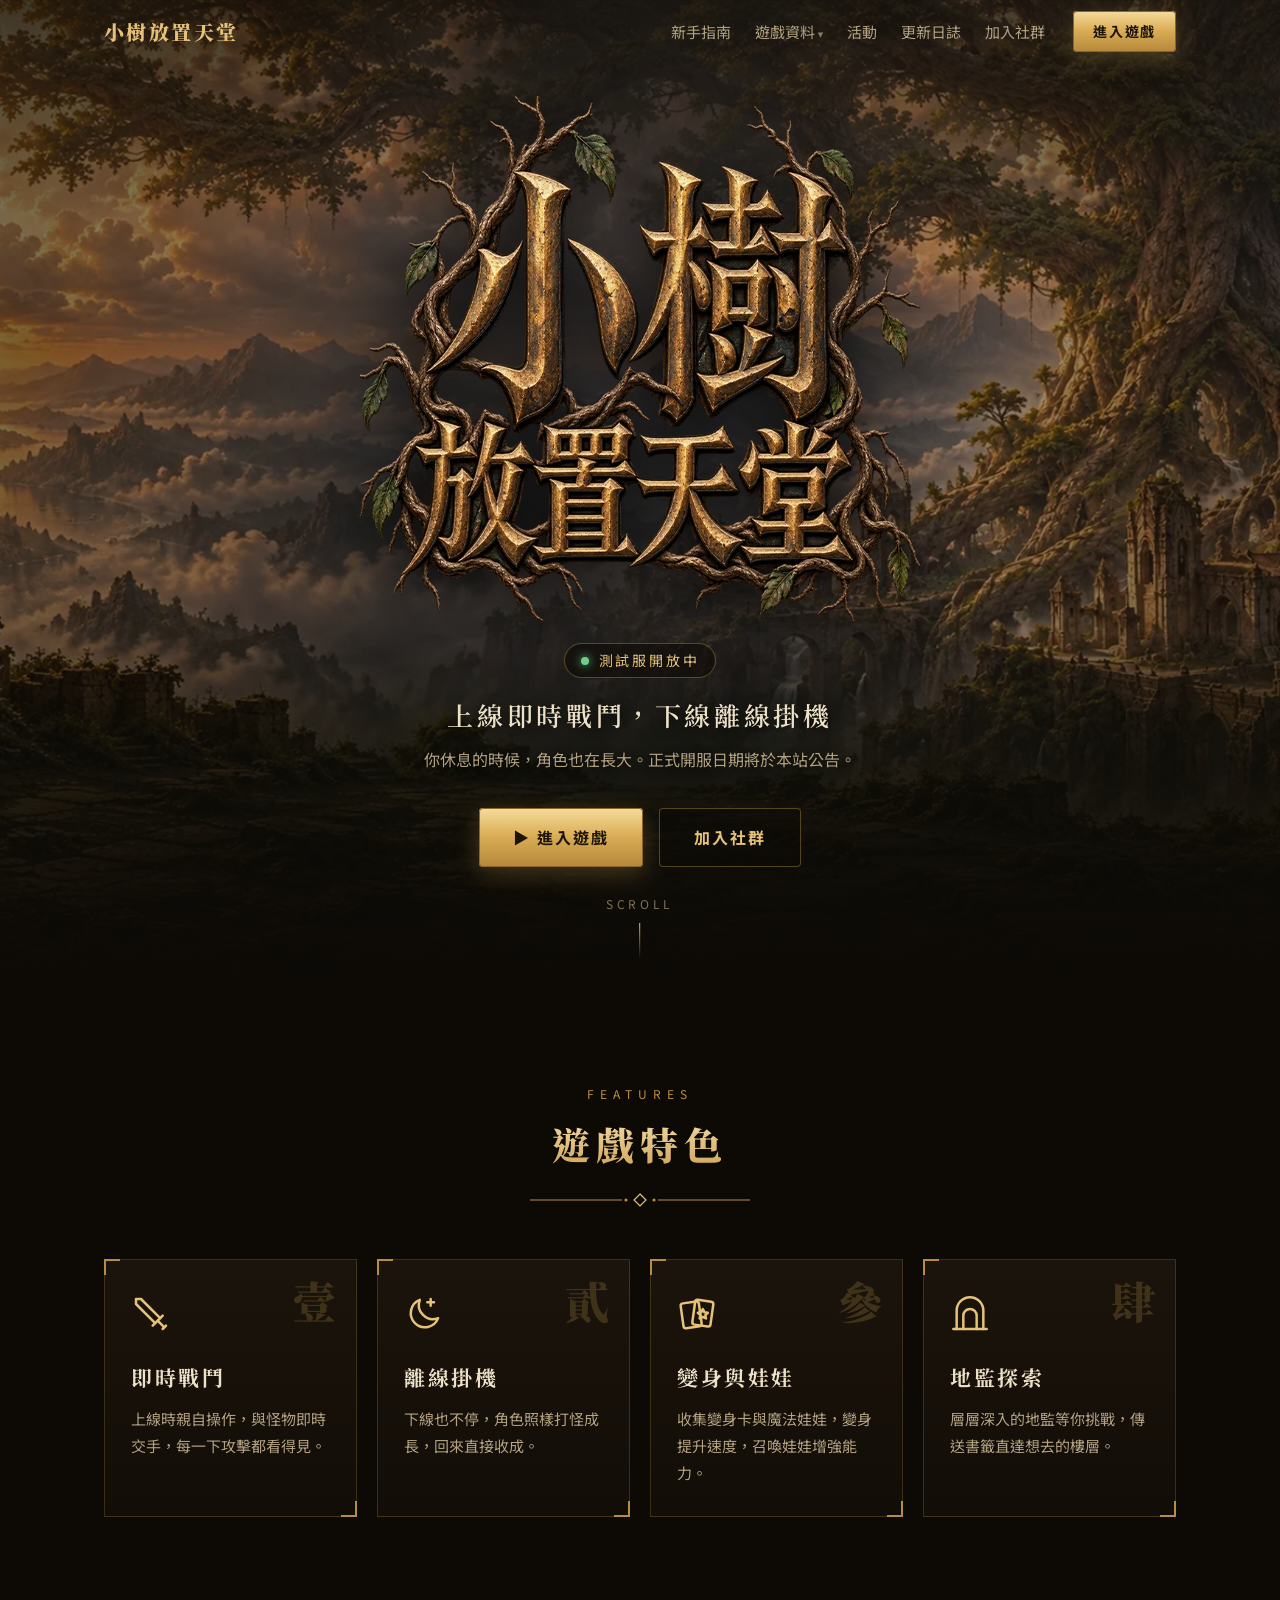
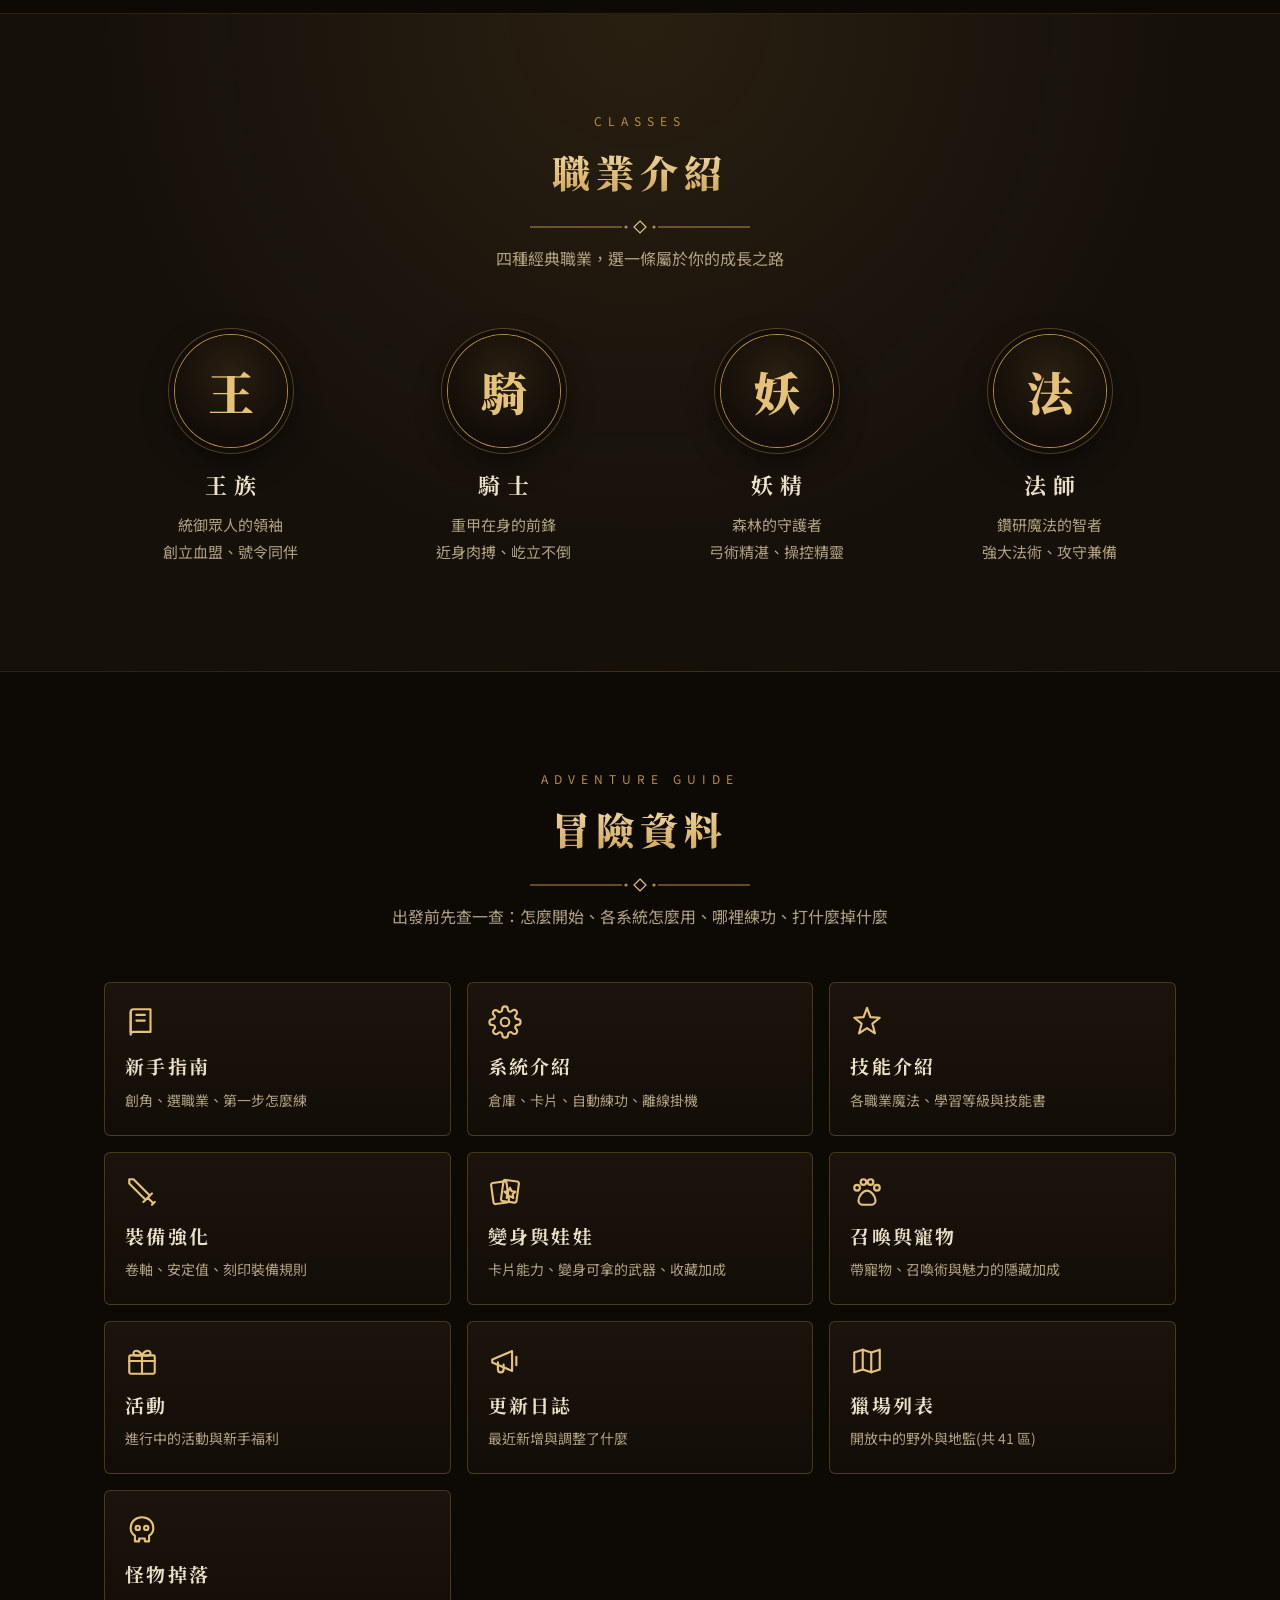
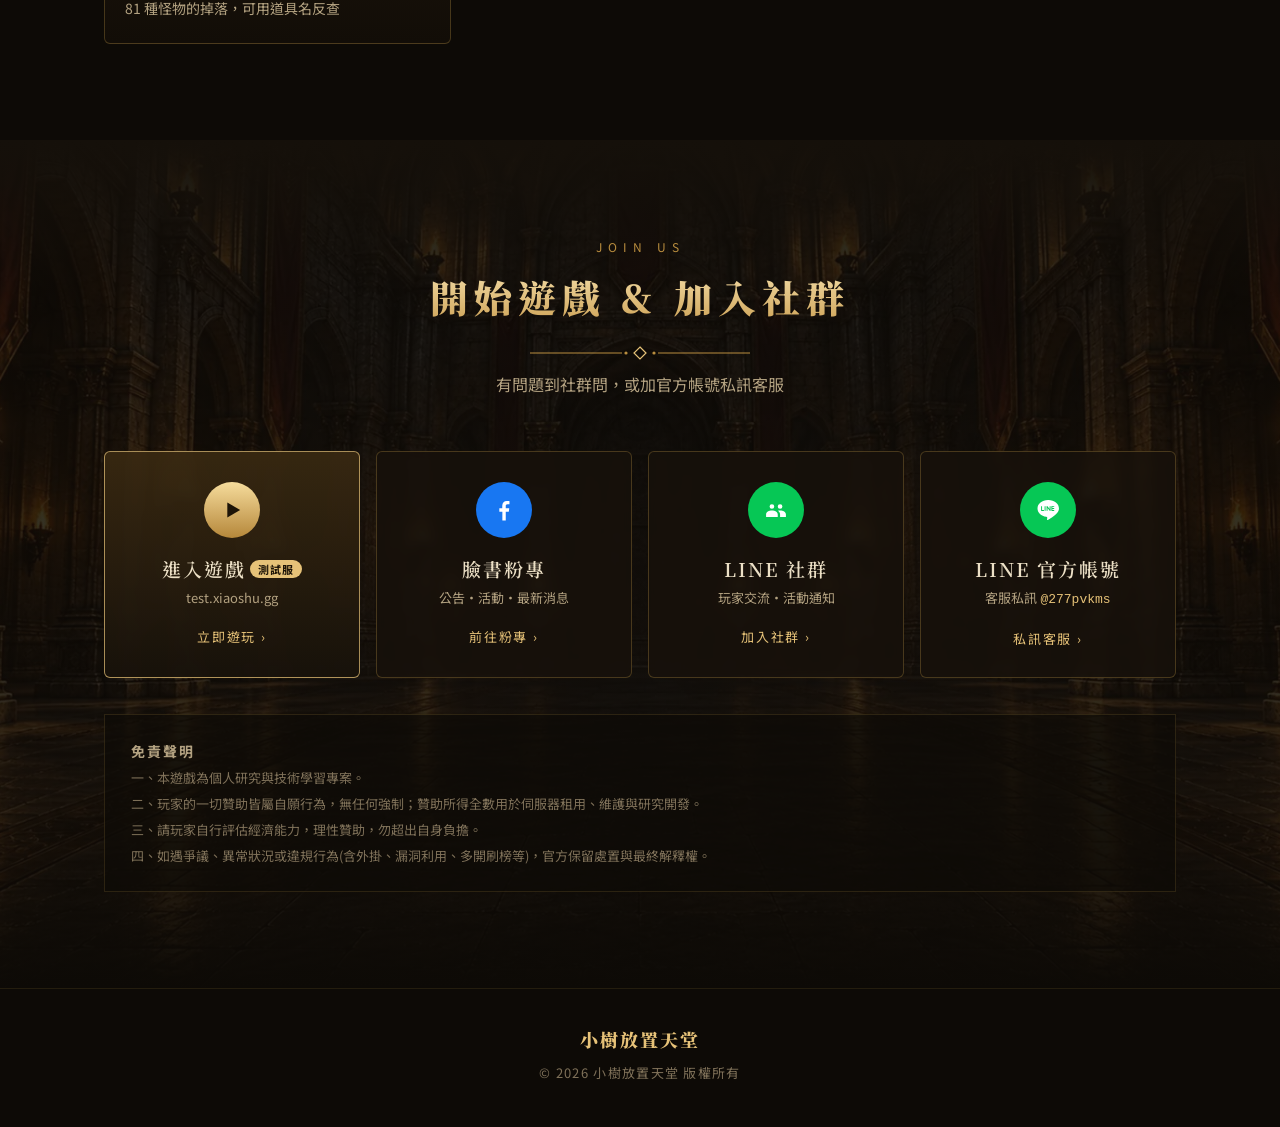
<file: index.html>
<!doctype html>
<html lang="zh-Hant">
<head>
<meta charset="utf-8">
<meta name="viewport" content="width=device-width, initial-scale=1">
<title>小樹放置天堂|官方網站</title>
<meta name="description" content="小樹放置天堂:上線即時戰鬥，下線離線掛機。王族、騎士、妖精、法師，收集變身與魔法娃娃，深入地監冒險。測試服開放中。">
<meta name="theme-color" content="#0d0a06">
<meta property="og:title" content="小樹放置天堂">
<meta property="og:description" content="上線即時戰鬥，下線離線掛機。你休息的時候，角色也在長大。">
<meta property="og:image" content="https://xiaoshu.gg/img/hero.webp">
<link rel="icon" href="data:image/svg+xml,%3Csvg xmlns='http://www.w3.org/2000/svg' viewBox='0 0 64 64'%3E%3Crect width='64' height='64' rx='14' fill='%230d0a06'/%3E%3Ccircle cx='32' cy='26' r='17' fill='%23c9a24a'/%3E%3Crect x='28' y='38' width='8' height='18' rx='3' fill='%238a5a34'/%3E%3C/svg%3E">
<link rel="preconnect" href="https://fonts.googleapis.com">
<link rel="preconnect" href="https://fonts.gstatic.com" crossorigin>
<link href="https://fonts.googleapis.com/css2?family=Noto+Serif+TC:wght@600;900&family=Noto+Sans+TC:wght@400;500;700&display=swap" rel="stylesheet">
<link rel="preload" as="image" href="img/hero.webp" media="(min-width: 721px)">
<link rel="preload" as="image" href="img/hero-m.webp" media="(max-width: 720px)">
<link rel="stylesheet" href="site.css">
</head>
<body>

<svg width="0" height="0" style="position:absolute" aria-hidden="true">
  <defs>
    <symbol id="orn" viewBox="0 0 220 14"><path d="M0 7h92M128 7h92" stroke="#b98d3e" stroke-width="1"/><path d="M110 1l6 6-6 6-6-6z" fill="none" stroke="#e6c278" stroke-width="1.2"/><circle cx="96" cy="7" r="1.6" fill="#b98d3e"/><circle cx="124" cy="7" r="1.6" fill="#b98d3e"/></symbol>
  </defs>
</svg>

<nav class="nav" id="nav" data-hero></nav>
<script src="nav.js"></script>

<header class="hero" id="top">
  <div class="wrap">
    <h1 style="margin:0"><img class="logo" src="img/logo.webp" width="760" height="525" alt="小樹放置天堂"></h1>
    <div class="status"><i></i>測試服開放中</div>
    <p class="tagline">上線即時戰鬥，下線離線掛機</p>
    <p class="tagline-2">你休息的時候，角色也在長大。正式開服日期將於本站公告。</p>
    <div class="cta">
      <a class="btn btn-gold" href="https://test.xiaoshu.gg/play/" target="_blank" rel="noopener">▶ 進入遊戲</a>
      <a class="btn btn-ghost" href="#join">加入社群</a>
    </div>
  </div>
  <div class="scroll-cue">SCROLL</div>
</header>

<main>
  <section id="features">
    <div class="wrap">
      <div class="sec-head">
        <div class="en">FEATURES</div>
        <h2>遊戲特色</h2>
        <svg class="orn"><use href="#orn"/></svg>
      </div>
      <div class="features">
        <div class="feat">
          <span class="no">壹</span>
          <svg viewBox="0 0 24 24" fill="none" stroke="currentColor" stroke-width="1.5" stroke-linecap="round" stroke-linejoin="round" aria-hidden="true"><path d="M14.5 17.5 3 6V3h3l11.5 11.5"/><path d="m13 19 6-6"/><path d="m16 16 4 4"/><path d="m19 21 2-2"/></svg>
          <h3>即時戰鬥</h3>
          <p>上線時親自操作，與怪物即時交手，每一下攻擊都看得見。</p>
        </div>
        <div class="feat">
          <span class="no">貳</span>
          <svg viewBox="0 0 24 24" fill="none" stroke="currentColor" stroke-width="1.5" stroke-linecap="round" stroke-linejoin="round" aria-hidden="true"><path d="M20.5 14.5A8.5 8.5 0 0 1 9.5 3.5a8.5 8.5 0 1 0 11 11z"/><path d="M16 3v4M14 5h4"/></svg>
          <h3>離線掛機</h3>
          <p>下線也不停，角色照樣打怪成長，回來直接收成。</p>
        </div>
        <div class="feat">
          <span class="no">參</span>
          <svg viewBox="0 0 24 24" fill="none" stroke="currentColor" stroke-width="1.5" stroke-linecap="round" stroke-linejoin="round" aria-hidden="true"><rect x="3" y="5" width="11" height="15" rx="1.5" transform="rotate(-8 8.5 12.5)"/><rect x="10" y="4" width="11" height="15" rx="1.5" transform="rotate(8 15.5 11.5)"/><path d="m15.5 9 1 2 2 .3-1.5 1.4.4 2-1.9-1-1.9 1 .4-2-1.5-1.4 2-.3z"/></svg>
          <h3>變身與娃娃</h3>
          <p>收集變身卡與魔法娃娃，變身提升速度，召喚娃娃增強能力。</p>
        </div>
        <div class="feat">
          <span class="no">肆</span>
          <svg viewBox="0 0 24 24" fill="none" stroke="currentColor" stroke-width="1.5" stroke-linecap="round" stroke-linejoin="round" aria-hidden="true"><path d="M4 21V10a8 8 0 0 1 16 0v11"/><path d="M8 21v-8a4 4 0 0 1 8 0v8"/><path d="M2 21h20"/></svg>
          <h3>地監探索</h3>
          <p>層層深入的地監等你挑戰，傳送書籤直達想去的樓層。</p>
        </div>
      </div>
    </div>
  </section>

  <section class="classes-sec" id="classes">
    <div class="wrap">
      <div class="sec-head">
        <div class="en">CLASSES</div>
        <h2>職業介紹</h2>
        <svg class="orn"><use href="#orn"/></svg>
        <p>四種經典職業，選一條屬於你的成長之路</p>
      </div>
      <div class="classes">
        <div class="cls"><div class="seal">王</div><h3>王族</h3><p>統御眾人的領袖<br>創立血盟、號令同伴</p></div>
        <div class="cls"><div class="seal">騎</div><h3>騎士</h3><p>重甲在身的前鋒<br>近身肉搏、屹立不倒</p></div>
        <div class="cls"><div class="seal">妖</div><h3>妖精</h3><p>森林的守護者<br>弓術精湛、操控精靈</p></div>
        <div class="cls"><div class="seal">法</div><h3>法師</h3><p>鑽研魔法的智者<br>強大法術、攻守兼備</p></div>
      </div>
    </div>
  </section>

  <section id="guide">
    <div class="wrap">
      <div class="sec-head">
        <div class="en">ADVENTURE GUIDE</div>
        <h2>冒險資料</h2>
        <svg class="orn"><use href="#orn"/></svg>
        <p>出發前先查一查：怎麼開始、各系統怎麼用、哪裡練功、打什麼掉什麼</p>
      </div>
      <div class="guides more">
        <a class="guide-card" href="guide.html">
          <svg viewBox="0 0 24 24" fill="none" stroke="currentColor" stroke-width="1.5" stroke-linecap="round" stroke-linejoin="round" aria-hidden="true"><path d="M4 5a2 2 0 0 1 2-2h12v16H6a2 2 0 0 0-2 2z"/><path d="M4 19V5M8 7h6M8 11h6"/></svg>
          <div><h3>新手指南</h3><p>創角、選職業、第一步怎麼練</p></div>
        </a>
        <a class="guide-card" href="systems.html">
          <svg viewBox="0 0 24 24" fill="none" stroke="currentColor" stroke-width="1.5" stroke-linecap="round" stroke-linejoin="round" aria-hidden="true"><circle cx="12" cy="12" r="3"/><path d="M19.4 15a1.6 1.6 0 0 0 .3 1.8l.1.1a2 2 0 1 1-2.8 2.8l-.1-.1a1.6 1.6 0 0 0-1.8-.3 1.6 1.6 0 0 0-1 1.5V21a2 2 0 0 1-4 0v-.1a1.6 1.6 0 0 0-1-1.5 1.6 1.6 0 0 0-1.8.3l-.1.1a2 2 0 1 1-2.8-2.8l.1-.1a1.6 1.6 0 0 0 .3-1.8 1.6 1.6 0 0 0-1.5-1H3a2 2 0 0 1 0-4h.1a1.6 1.6 0 0 0 1.5-1 1.6 1.6 0 0 0-.3-1.8l-.1-.1a2 2 0 1 1 2.8-2.8l.1.1a1.6 1.6 0 0 0 1.8.3H9a1.6 1.6 0 0 0 1-1.5V3a2 2 0 0 1 4 0v.1a1.6 1.6 0 0 0 1 1.5 1.6 1.6 0 0 0 1.8-.3l.1-.1a2 2 0 1 1 2.8 2.8l-.1.1a1.6 1.6 0 0 0-.3 1.8V9a1.6 1.6 0 0 0 1.5 1H21a2 2 0 0 1 0 4h-.1a1.6 1.6 0 0 0-1.5 1z"/></svg>
          <div><h3>系統介紹</h3><p>倉庫、卡片、自動練功、離線掛機</p></div>
        </a>
        <a class="guide-card" href="skills.html">
          <svg viewBox="0 0 24 24" fill="none" stroke="currentColor" stroke-width="1.5" stroke-linecap="round" stroke-linejoin="round" aria-hidden="true"><path d="M12 2l2.4 6.6L21 9l-5.2 4.2L17.6 20 12 16.3 6.4 20l1.8-6.8L3 9l6.6-.4z"/></svg>
          <div><h3>技能介紹</h3><p>各職業魔法、學習等級與技能書</p></div>
        </a>
        <a class="guide-card" href="enhance.html">
          <svg viewBox="0 0 24 24" fill="none" stroke="currentColor" stroke-width="1.5" stroke-linecap="round" stroke-linejoin="round" aria-hidden="true"><path d="M14.5 17.5 3 6V3h3l11.5 11.5"/><path d="m13 19 6-6M16 16l4 4M19 21l2-2"/></svg>
          <div><h3>裝備強化</h3><p>卷軸、安定值、刻印裝備規則</p></div>
        </a>
        <a class="guide-card" href="cards.html">
          <svg viewBox="0 0 24 24" fill="none" stroke="currentColor" stroke-width="1.5" stroke-linecap="round" stroke-linejoin="round" aria-hidden="true"><rect x="3" y="5" width="11" height="15" rx="1.5" transform="rotate(-8 8.5 12.5)"/><rect x="10" y="4" width="11" height="15" rx="1.5" transform="rotate(8 15.5 11.5)"/><path d="M15.5 9l1.2 2.4 2.6.4-1.9 1.8.5 2.6-2.4-1.3-2.3 1.3.4-2.6-1.9-1.8 2.6-.4z"/></svg>
          <div><h3>變身與娃娃</h3><p>卡片能力、變身可拿的武器、收藏加成</p></div>
        </a>
        <a class="guide-card" href="pets.html">
          <svg viewBox="0 0 24 24" fill="none" stroke="currentColor" stroke-width="1.5" stroke-linecap="round" stroke-linejoin="round" aria-hidden="true"><circle cx="5" cy="9" r="2"/><circle cx="9.5" cy="5" r="2"/><circle cx="14.5" cy="5" r="2"/><circle cx="19" cy="9" r="2"/><path d="M12 11c-3 0-6 4.5-6 7a3 3 0 0 0 3 3h6a3 3 0 0 0 3-3c0-2.5-3-7-6-7z"/></svg>
          <div><h3>召喚與寵物</h3><p>帶寵物、召喚術與魅力的隱藏加成</p></div>
        </a>
        <a class="guide-card" href="events.html">
          <svg viewBox="0 0 24 24" fill="none" stroke="currentColor" stroke-width="1.5" stroke-linecap="round" stroke-linejoin="round" aria-hidden="true"><rect x="3" y="8" width="18" height="13" rx="1"/><path d="M12 8v13M3 12h18M12 8c-2-4-6-4-6-1.5S10 8 12 8zM12 8c2-4 6-4 6-1.5S14 8 12 8z"/></svg>
          <div><h3>活動</h3><p>進行中的活動與新手福利</p></div>
        </a>
        <a class="guide-card" href="changelog.html">
          <svg viewBox="0 0 24 24" fill="none" stroke="currentColor" stroke-width="1.5" stroke-linecap="round" stroke-linejoin="round" aria-hidden="true"><path d="M3 11l14-6v14L3 13z"/><path d="M7 13v5a2 2 0 0 0 4 0v-3.5"/><path d="M20 9v6"/></svg>
          <div><h3>更新日誌</h3><p>最近新增與調整了什麼</p></div>
        </a>
        <a class="guide-card" href="zones.html">
          <svg viewBox="0 0 24 24" fill="none" stroke="currentColor" stroke-width="1.5" stroke-linecap="round" stroke-linejoin="round" aria-hidden="true"><path d="M9 4 3 6v14l6-2 6 2 6-2V4l-6 2z"/><path d="M9 4v14M15 6v14"/></svg>
          <div><h3>獵場列表</h3><p>開放中的野外與地監<span data-count="zones"></span></p></div>
        </a>
        <a class="guide-card" href="monsters.html">
          <svg viewBox="0 0 24 24" fill="none" stroke="currentColor" stroke-width="1.5" stroke-linecap="round" stroke-linejoin="round" aria-hidden="true"><path d="M12 3c4.5 0 8 3.2 8 7.5 0 2.6-1.3 4.4-3 5.5V20h-3v-2h-4v2H7v-4c-1.7-1.1-3-2.9-3-5.5C4 6.2 7.5 3 12 3z"/><circle cx="9" cy="10.5" r="1.5"/><circle cx="15" cy="10.5" r="1.5"/></svg>
          <div><h3>怪物掉落</h3><p><span data-count="mobs">每隻</span>怪物的掉落，可用道具名反查</p></div>
        </a>
      </div>
    </div>
  </section>

  <section class="join" id="join">
    <div class="wrap">
      <div class="sec-head">
        <div class="en">JOIN US</div>
        <h2>開始遊戲 &amp; 加入社群</h2>
        <svg class="orn"><use href="#orn"/></svg>
        <p>有問題到社群問，或加官方帳號私訊客服</p>
      </div>
      <div class="links">
        <a class="link featured" href="https://test.xiaoshu.gg/play/" target="_blank" rel="noopener">
          <div class="ic play"><svg viewBox="0 0 24 24" fill="currentColor" aria-hidden="true"><path d="M8 5.5v13l11-6.5z"/></svg></div>
          <div><div class="tt">進入遊戲<span class="badge">測試服</span></div><div class="dd">test.xiaoshu.gg</div></div>
          <div class="go">立即遊玩 ›</div>
        </a>
        <a class="link" href="https://www.facebook.com/profile.php?id=61595933152010" target="_blank" rel="noopener">
          <div class="ic fb"><svg viewBox="0 0 24 24" fill="currentColor" aria-hidden="true"><path d="M13.5 21v-7.5h2.6l.4-3h-3V8.6c0-.9.3-1.5 1.6-1.5h1.6V4.4c-.3 0-1.2-.1-2.3-.1-2.3 0-3.9 1.4-3.9 4v2.2H8v3h2.6V21z"/></svg></div>
          <div><div class="tt">臉書粉專</div><div class="dd">公告・活動・最新消息</div></div>
          <div class="go">前往粉專 ›</div>
        </a>
        <a class="link" href="https://line.me/ti/g2/BRRPQ8UmRr-F0L3CgiE9GZdsnx08pMw7UhxCXg" target="_blank" rel="noopener">
          <div class="ic line"><svg viewBox="0 0 24 24" fill="currentColor" aria-hidden="true"><path d="M8.5 11a2 2 0 1 0 0-4 2 2 0 0 0 0 4zm7 0a2 2 0 1 0 0-4 2 2 0 0 0 0 4zM8.5 12.5c-2.5 0-5 1.3-5 3.3V18h10v-2.2c0-2-2.5-3.3-5-3.3zm7 0c-.6 0-1.2.1-1.8.2 1 .8 1.8 1.8 1.8 3.1V18h5v-2.2c0-2-2.5-3.3-5-3.3z"/></svg></div>
          <div><div class="tt">LINE 社群</div><div class="dd">玩家交流・活動通知</div></div>
          <div class="go">加入社群 ›</div>
        </a>
        <a class="link" href="https://line.me/R/ti/p/%40277pvkms" target="_blank" rel="noopener">
          <div class="ic line"><svg viewBox="0 0 24 24" fill="currentColor" aria-hidden="true"><path d="M12 3.5c-5 0-9 3.2-9 7.2 0 3.6 3.2 6.6 7.5 7.1.3.1.7.2.8.5.1.3 0 .7 0 .9l-.1.8c0 .2-.2.9.8.5s5.4-3.2 7.4-5.4c1.4-1.5 2-3 2-4.4 0-4-4-7.2-9-7.2zM8.3 12.9H6.5a.4.4 0 0 1-.4-.4V8.9a.4.4 0 0 1 .8 0v3.2h1.4a.4.4 0 0 1 0 .8zm1.6-.4a.4.4 0 0 1-.8 0V8.9a.4.4 0 0 1 .8 0zm4.3 0a.4.4 0 0 1-.7.2l-1.9-2.5v2.3a.4.4 0 0 1-.8 0V8.9a.4.4 0 0 1 .7-.2l1.9 2.5V8.9a.4.4 0 0 1 .8 0zm2.9-2.2a.4.4 0 0 1 0 .8h-1.4v.9h1.4a.4.4 0 0 1 0 .8h-1.8a.4.4 0 0 1-.4-.4V8.9c0-.2.2-.4.4-.4h1.8a.4.4 0 0 1 0 .8h-1.4v.9z"/></svg></div>
          <div><div class="tt">LINE 官方帳號</div><div class="dd">客服私訊 <span class="lineid">@277pvkms</span></div></div>
          <div class="go">私訊客服 ›</div>
        </a>
      </div>

      <div class="disclaimer"><b>免責聲明</b><br>
        一、本遊戲為個人研究與技術學習專案。<br>
        二、玩家的一切贊助皆屬自願行為，無任何強制；贊助所得全數用於伺服器租用、維護與研究開發。<br>
        三、請玩家自行評估經濟能力，理性贊助，勿超出自身負擔。<br>
        四、如遇爭議、異常狀況或違規行為(含外掛、漏洞利用、多開刷榜等)，官方保留處置與最終解釋權。
      </div>
    </div>
  </section>
</main>

<footer>
  <div class="wrap"><span class="brand">小樹放置天堂</span>© 2026 小樹放置天堂 版權所有</div>
</footer>

<script src="data/wiki.js" defer></script>
<script>
  // 冒險資料卡片填入目前開放的獵場/怪物數(資料讀不到就維持原本的文字)
  window.addEventListener('DOMContentLoaded', function () {
    var W = window.WIKI; if (!W) return;
    var n = { zones: '(共 ' + W.zones.length + ' 區)', mobs: Object.keys(W.mobs).length + ' 種' };
    document.querySelectorAll('[data-count]').forEach(function (el) { el.textContent = n[el.dataset.count]; });
  });
</script>
</body>
</html>
</file>
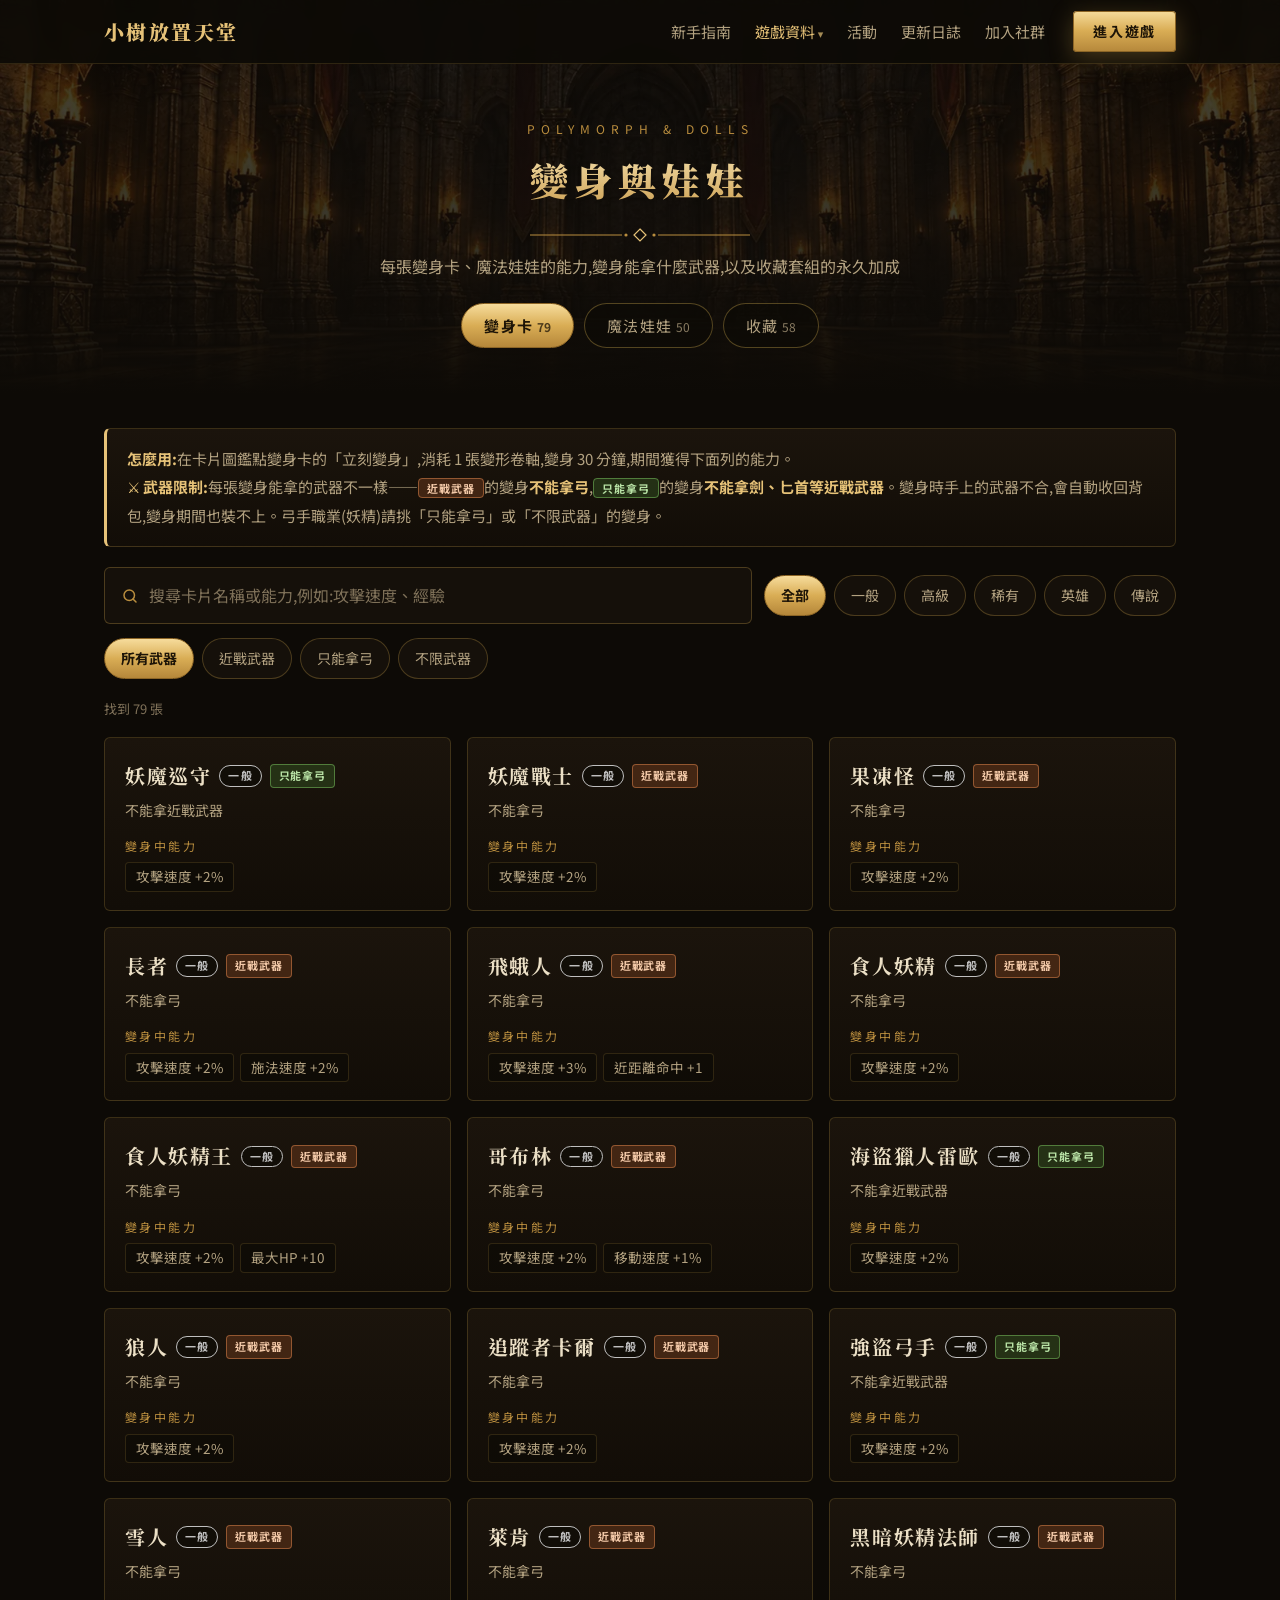
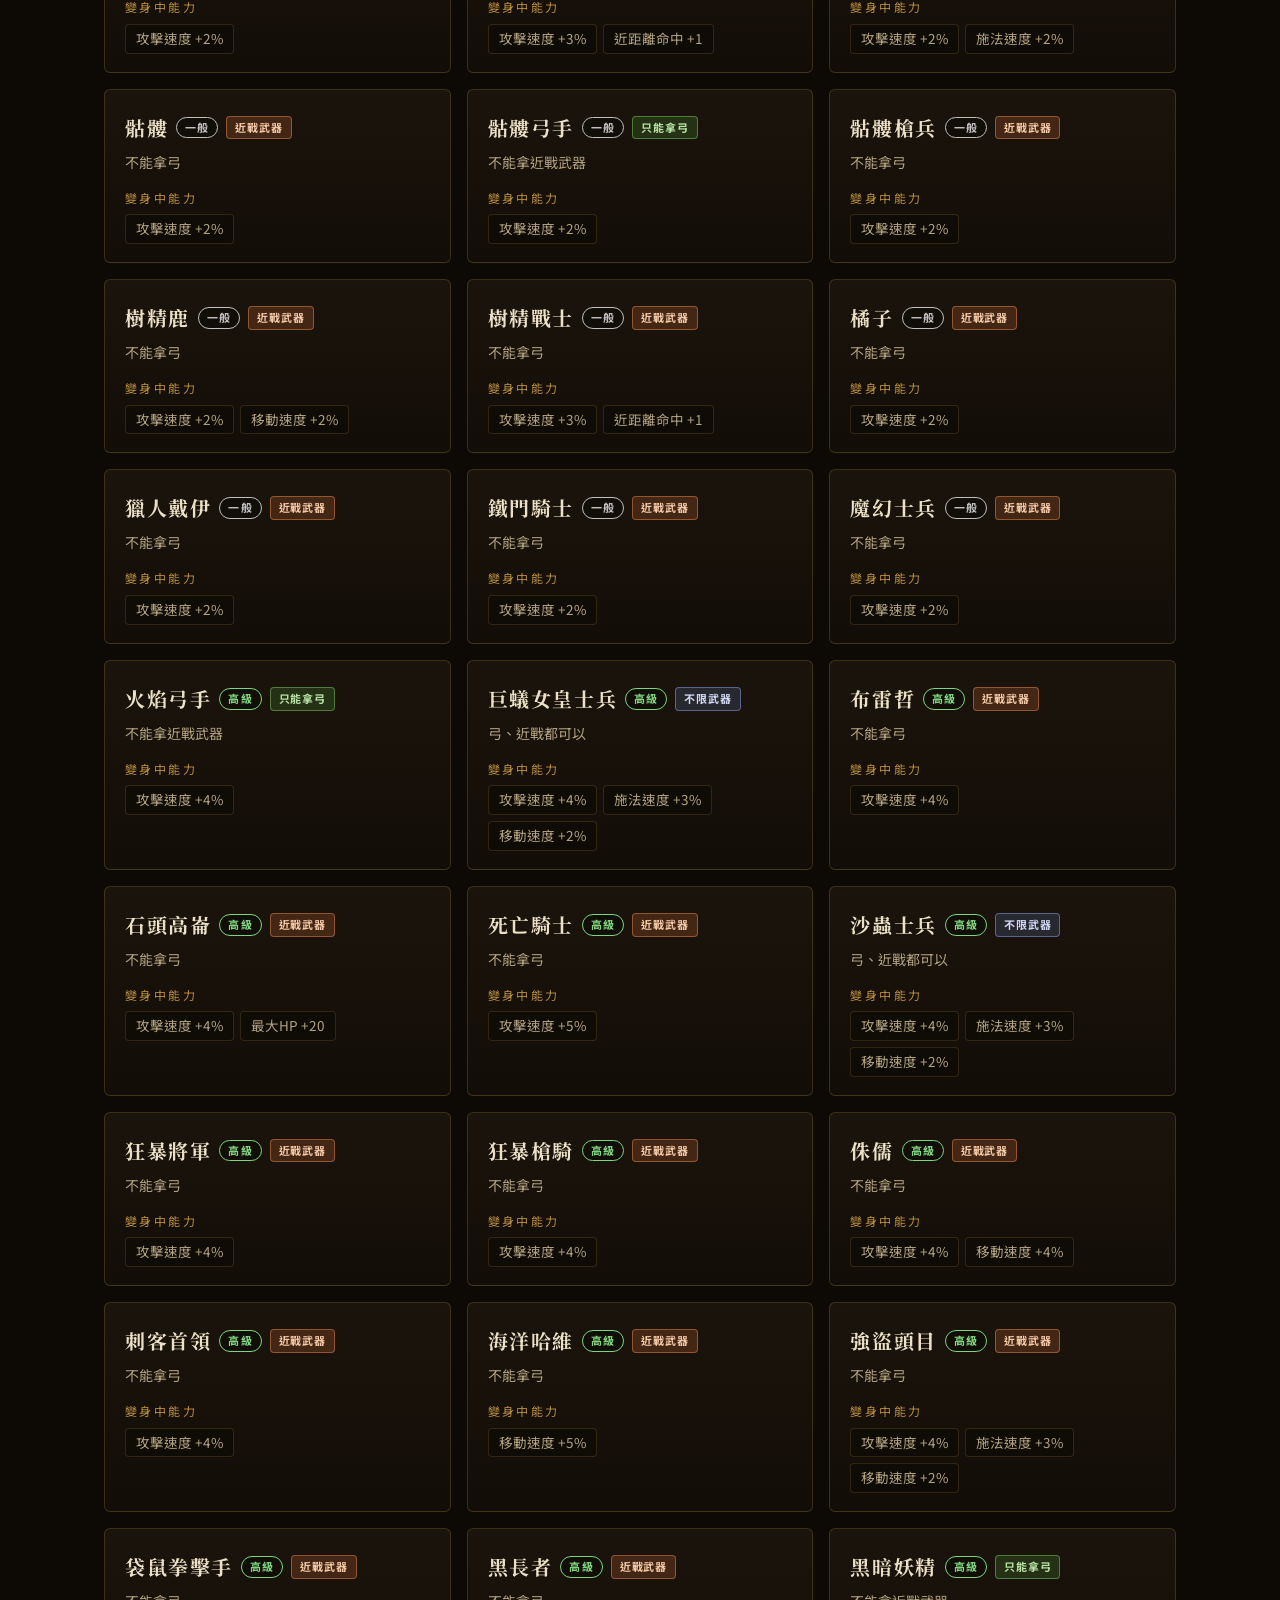
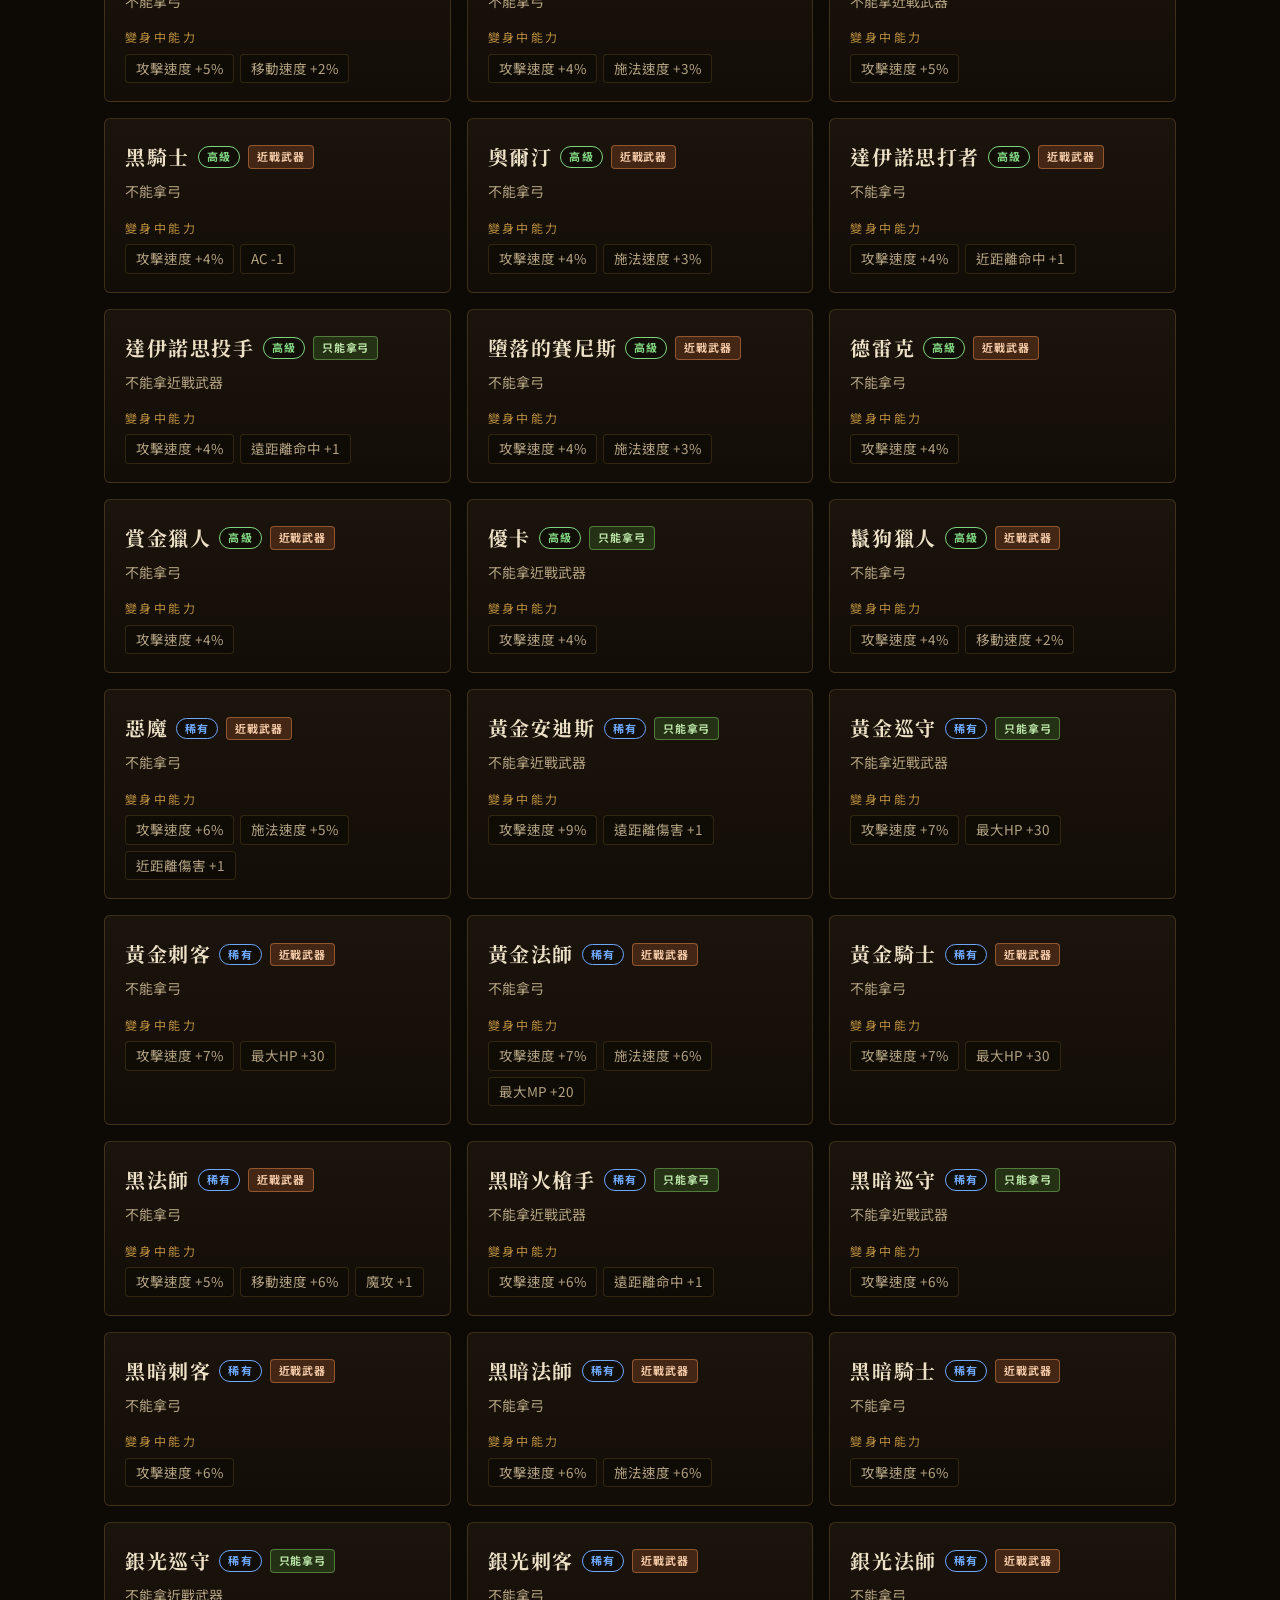
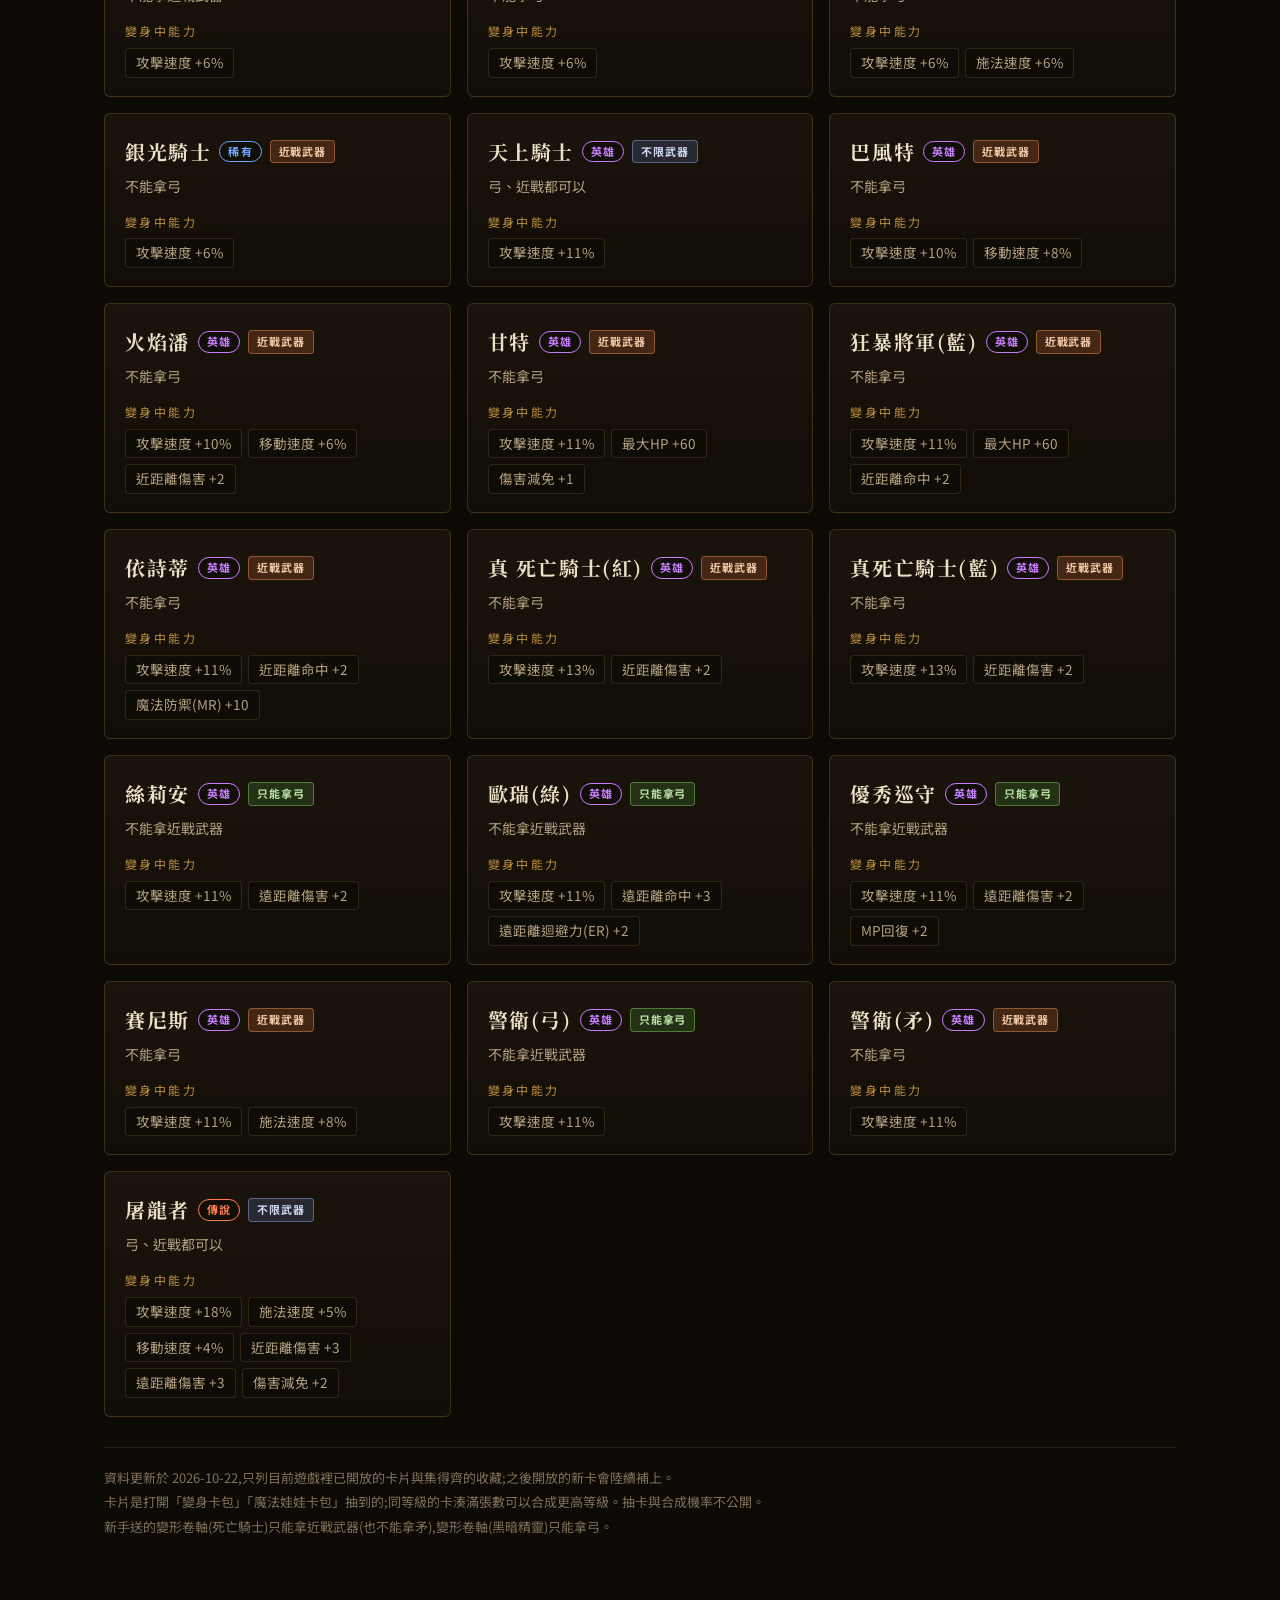
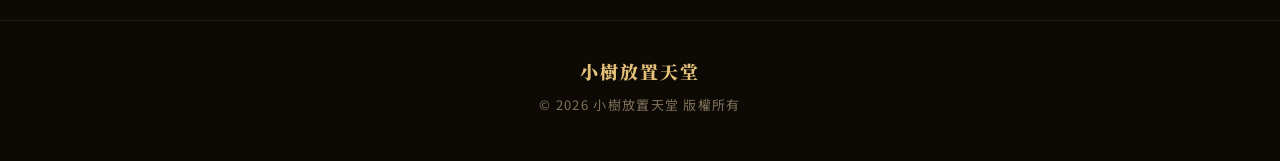
<file: cards.html>
<!doctype html>
<html lang="zh-Hant">
<head>
<meta charset="utf-8">
<meta name="viewport" content="width=device-width, initial-scale=1">
<title>變身與娃娃|小樹放置天堂</title>
<meta name="description" content="小樹放置天堂目前開放的變身卡、魔法娃娃與收藏套組:每張卡的能力、變身能拿的武器、收藏加成。">
<meta name="theme-color" content="#0d0a06">
<link rel="icon" href="data:image/svg+xml,%3Csvg xmlns='http://www.w3.org/2000/svg' viewBox='0 0 64 64'%3E%3Crect width='64' height='64' rx='14' fill='%230d0a06'/%3E%3Ccircle cx='32' cy='26' r='17' fill='%23c9a24a'/%3E%3Crect x='28' y='38' width='8' height='18' rx='3' fill='%238a5a34'/%3E%3C/svg%3E">
<link rel="preconnect" href="https://fonts.googleapis.com">
<link rel="preconnect" href="https://fonts.gstatic.com" crossorigin>
<link href="https://fonts.googleapis.com/css2?family=Noto+Serif+TC:wght@600;900&family=Noto+Sans+TC:wght@400;500;700&display=swap" rel="stylesheet">
<link rel="stylesheet" href="site.css">
</head>
<body>

<svg width="0" height="0" style="position:absolute" aria-hidden="true">
  <defs>
    <symbol id="orn" viewBox="0 0 220 14"><path d="M0 7h92M128 7h92" stroke="#b98d3e" stroke-width="1"/><path d="M110 1l6 6-6 6-6-6z" fill="none" stroke="#e6c278" stroke-width="1.2"/><circle cx="96" cy="7" r="1.6" fill="#b98d3e"/><circle cx="124" cy="7" r="1.6" fill="#b98d3e"/></symbol>
  </defs>
</svg>

<nav class="nav" id="nav"></nav>
<script src="nav.js"></script>

<header class="page-hero">
  <div class="wrap">
    <div class="sec-head">
      <div class="en">POLYMORPH &amp; DOLLS</div>
      <h1>變身與娃娃</h1>
      <svg class="orn"><use href="#orn"/></svg>
      <p>每張變身卡、魔法娃娃的能力,變身能拿什麼武器,以及收藏套組的永久加成</p>
    </div>
    <div class="subtabs" id="tabs"></div>
  </div>
</header>

<main class="data-sec">
  <div class="wrap">
    <div class="howto" id="howto"></div>
    <div class="toolbar">
      <label class="search">
        <svg viewBox="0 0 24 24" fill="none" stroke="currentColor" stroke-width="2" stroke-linecap="round" aria-hidden="true"><circle cx="11" cy="11" r="7"/><path d="m20 20-4-4"/></svg>
        <input id="q" type="search" placeholder="搜尋卡片名稱或能力,例如:攻擊速度、經驗" autocomplete="off">
      </label>
      <div class="chips" id="chips"></div>
      <div class="chips" id="wchips"></div>
    </div>
    <p class="result-note" id="note"></p>
    <div class="cards cards-sm" id="list"></div>
    <div class="data-note" id="foot"></div>
  </div>
</main>

<footer>
  <div class="wrap"><span class="brand">小樹放置天堂</span>© 2026 小樹放置天堂 版權所有</div>
</footer>

<script src="data/cards.js"></script>
<script>
(function () {
  var C = window.CARDS;
  var list = document.getElementById('list');
  if (!C) { list.innerHTML = '<p class="empty">資料載入失敗,請重新整理頁面。</p>'; return; }
  var esc = function (s) { return String(s).replace(/&/g, '&amp;').replace(/</g, '&lt;').replace(/"/g, '&quot;'); };
  var TABS = [['poly', '變身卡', C.poly.length], ['doll', '魔法娃娃', C.doll.length], ['sets', '收藏', C.sets.length]];
  var WPN = { melee: ['近戰武器', '不能拿弓'], bow: ['只能拿弓', '不能拿近戰武器'], all: ['不限武器', '弓、近戰都可以'] };
  var HOWTO = {
    poly: '<b>怎麼用:</b>在卡片圖鑑點變身卡的「立刻變身」,消耗 1 張變形卷軸,變身 30 分鐘,期間獲得下面列的能力。' +
      '<br><b>⚔ 武器限制:</b>每張變身能拿的武器不一樣——<span class="wb melee">近戰武器</span>的變身<b>不能拿弓</b>,<span class="wb bow">只能拿弓</span>的變身<b>不能拿劍、匕首等近戰武器</b>。' +
      '變身時手上的武器不合,會自動收回背包,變身期間也裝不上。弓手職業(妖精)請挑「只能拿弓」或「不限武器」的變身。',
    doll: '<b>怎麼用:</b>在卡片圖鑑的魔法娃娃頁按「召喚娃娃」,消耗 1 張娃娃召喚卷,娃娃跟隨 30 分鐘,期間獲得下面列的能力;同時只能帶 1 隻。娃娃不佔寵物的魅力名額。',
    sets: '<b>怎麼用:</b>一組收藏裡的卡你<b>都抽到過</b>(解鎖過),就永久獲得該組加成,不會扣卡,也不用變身或召喚。變身收藏看變身卡、娃娃收藏看娃娃卡。'
  };
  var state = { tab: 'poly', g: 0, w: '', q: '' };

  var tabs = document.getElementById('tabs');
  tabs.innerHTML = TABS.map(function (t) { return '<a href="#' + t[0] + '" data-t="' + t[0] + '">' + t[1] + '<small> ' + t[2] + '</small></a>'; }).join('');
  tabs.addEventListener('click', function (e) {
    var a = e.target.closest('a'); if (!a) return;
    e.preventDefault(); state.tab = a.dataset.t; state.w = ''; history.replaceState(null, '', '#' + state.tab); render();
  });
  var chips = document.getElementById('chips');
  var gs = [[0, '全部']].concat(Object.keys(C.grades).map(function (k) { return [+k, C.grades[k].n]; }));
  chips.innerHTML = gs.map(function (g) { return '<button class="chip" data-g="' + g[0] + '">' + g[1] + '</button>'; }).join('');
  chips.addEventListener('click', function (e) { var b = e.target.closest('.chip'); if (!b) return; state.g = +b.dataset.g; render(); });
  var wchips = document.getElementById('wchips');
  wchips.innerHTML = [['', '所有武器'], ['melee', '近戰武器'], ['bow', '只能拿弓'], ['all', '不限武器']]
    .map(function (w) { return '<button class="chip" data-w="' + w[0] + '">' + w[1] + '</button>'; }).join('');
  wchips.addEventListener('click', function (e) { var b = e.target.closest('.chip'); if (!b) return; state.w = b.dataset.w; render(); });
  var q = document.getElementById('q');
  q.addEventListener('input', function () { state.q = q.value.trim(); render(); });

  function gpill(g) { var x = C.grades[g] || { n: '', c: '#999' }; return '<span class="gpill" style="--gc:' + x.c + '">' + esc(x.n) + '</span>'; }
  function attrs(a) { return '<div class="tags">' + a.map(function (s) { return '<span class="tag' + (state.q && s.indexOf(state.q) >= 0 ? ' mark' : '') + '">' + esc(s) + '</span>'; }).join('') + '</div>'; }
  function card(x) {
    var h = '<div class="dcard"><h3>' + esc(x.n) + gpill(x.g);
    if (state.tab === 'poly') h += '<span class="wb ' + x.w + '" title="' + WPN[x.w][1] + '">' + WPN[x.w][0] + '</span>';
    if (state.tab === 'sets') h += '<span class="grp-badge">' + (x.d === 'poly' ? '變身收藏' : '娃娃收藏') + '</span>';
    h += '</h3>';
    if (state.tab === 'poly') h += '<div class="meta">' + WPN[x.w][1] + '</div>';
    if (state.tab === 'sets') h += '<div class="lbl">需要的卡</div><div class="tags">' + x.c.map(function (n) { return '<span class="tag">' + esc(n) + '</span>'; }).join('') + '</div><div class="lbl">收藏加成</div>';
    else h += '<div class="lbl">' + (state.tab === 'poly' ? '變身中能力' : '召喚中能力') + '</div>';
    return h + attrs(x.a) + '</div>';
  }
  function render() {
    tabs.querySelectorAll('a').forEach(function (a) { a.classList.toggle('on', a.dataset.t === state.tab); });
    chips.querySelectorAll('.chip').forEach(function (b) { b.classList.toggle('on', +b.dataset.g === state.g); });
    wchips.style.display = state.tab === 'poly' ? '' : 'none';
    wchips.querySelectorAll('.chip').forEach(function (b) { b.classList.toggle('on', b.dataset.w === state.w); });
    document.getElementById('howto').innerHTML = HOWTO[state.tab];
    var src = C[state.tab];
    var xs = src.filter(function (x) {
      if (state.g && x.g !== state.g) return false;
      if (state.tab === 'poly' && state.w && x.w !== state.w) return false;
      if (!state.q) return true;
      return x.n.indexOf(state.q) >= 0 || x.a.some(function (s) { return s.indexOf(state.q) >= 0; }) || (x.c || []).some(function (n) { return n.indexOf(state.q) >= 0; });
    });
    var unit = state.tab === 'sets' ? ' 組收藏' : ' 張';
    document.getElementById('note').textContent = '找到 ' + xs.length + unit;
    list.innerHTML = xs.length ? xs.map(card).join('') : '<p class="empty">找不到符合的卡片</p>';
  }
  document.getElementById('foot').innerHTML = '資料更新於 ' + esc(C.at) + ',只列目前遊戲裡已開放的卡片與集得齊的收藏;之後開放的新卡會陸續補上。<br>' +
    '卡片是打開「變身卡包」「魔法娃娃卡包」抽到的;同等級的卡湊滿張數可以合成更高等級。抽卡與合成機率不公開。<br>' +
    '新手送的變形卷軸(死亡騎士)只能拿近戰武器(也不能拿矛),變形卷軸(黑暗精靈)只能拿弓。';
  var h = location.hash.replace('#', '');
  if (h === 'doll' || h === 'sets') state.tab = h;
  render();
})();
</script>
</body>
</html>
</file>
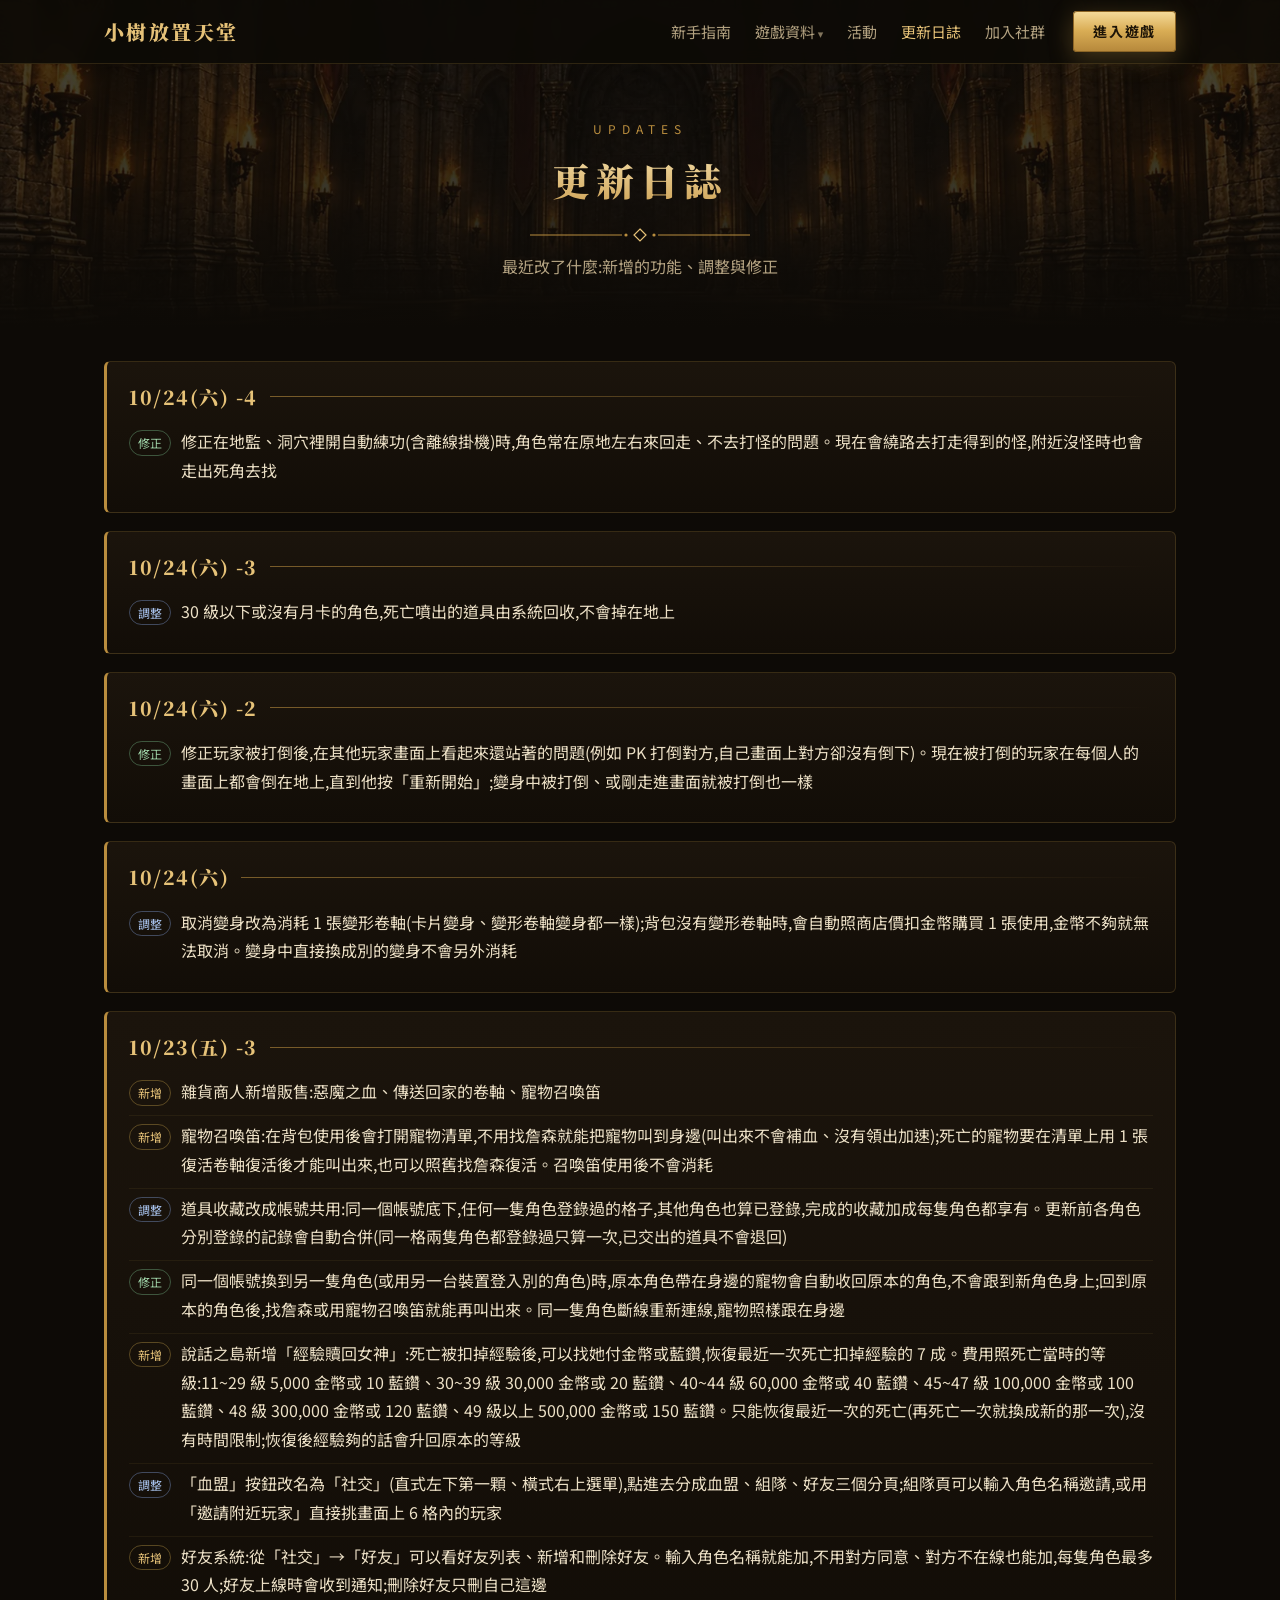
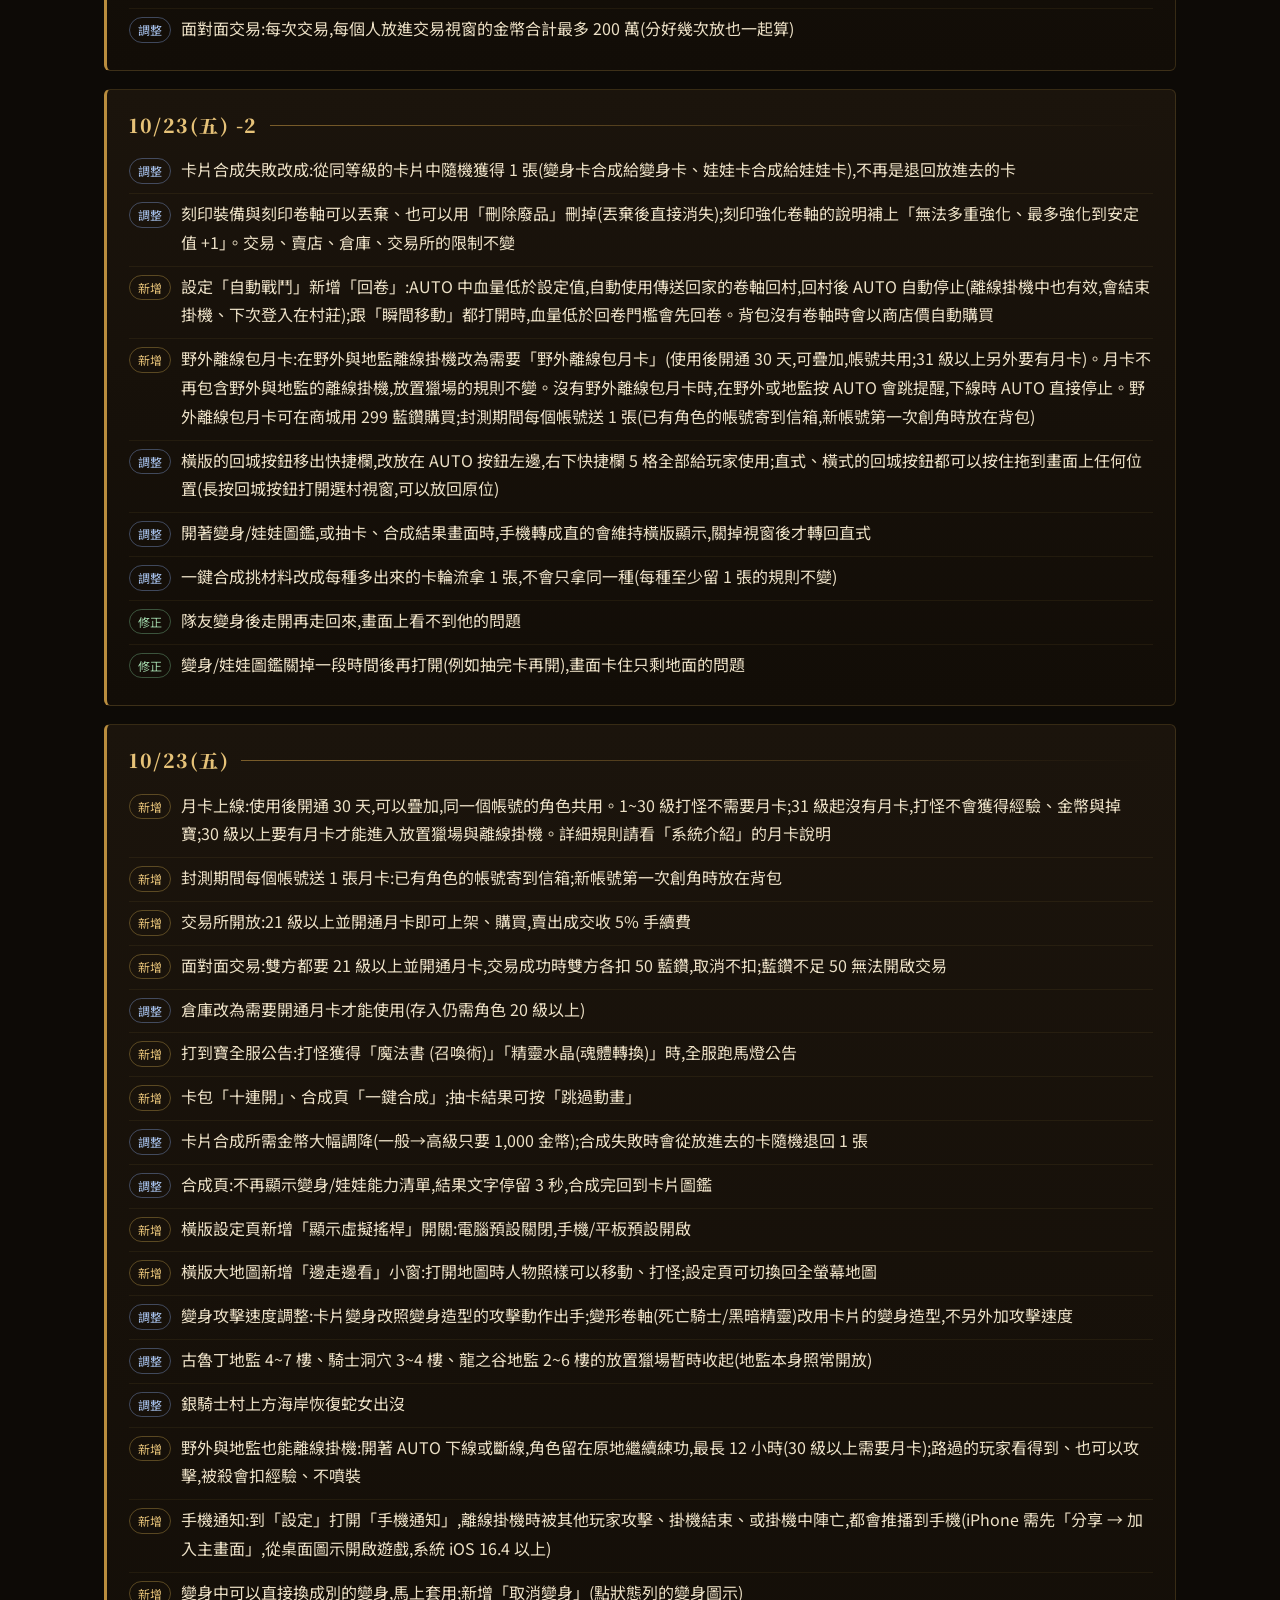
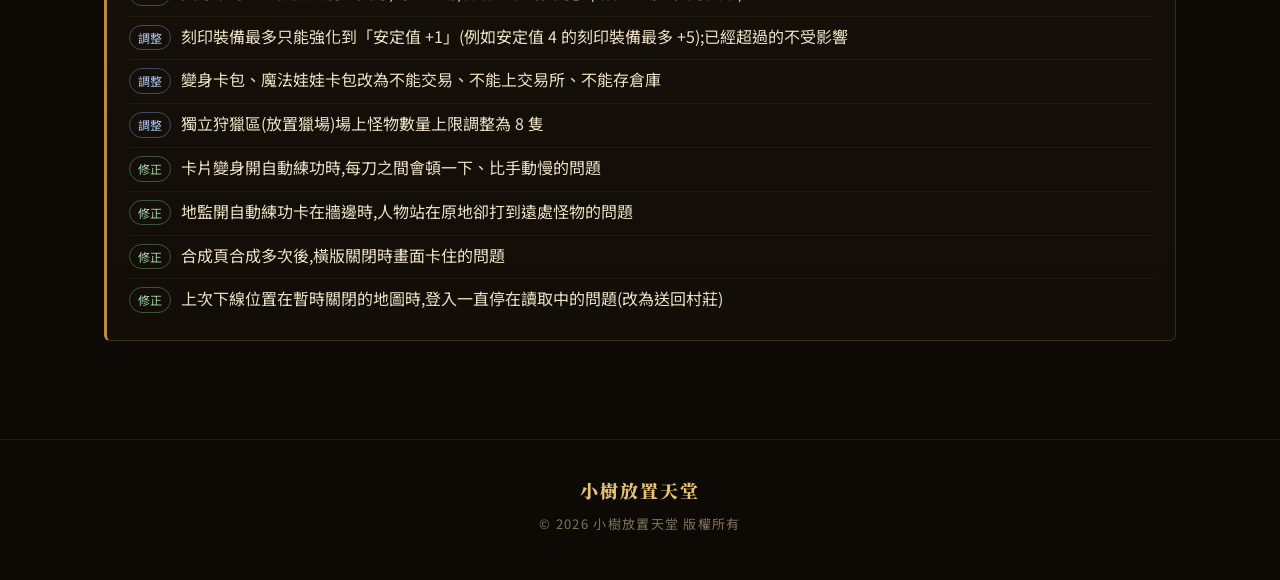
<file: changelog.html>
<!doctype html>
<html lang="zh-Hant">
<head>
<meta charset="utf-8">
<meta name="viewport" content="width=device-width, initial-scale=1">
<title>更新日誌|小樹放置天堂</title>
<meta name="description" content="最近改了什麼:新增的功能、調整與修正">
<meta name="theme-color" content="#0d0a06">
<link rel="icon" href="data:image/svg+xml,%3Csvg xmlns='http://www.w3.org/2000/svg' viewBox='0 0 64 64'%3E%3Crect width='64' height='64' rx='14' fill='%230d0a06'/%3E%3Ccircle cx='32' cy='26' r='17' fill='%23c9a24a'/%3E%3Crect x='28' y='38' width='8' height='18' rx='3' fill='%238a5a34'/%3E%3C/svg%3E">
<link rel="preconnect" href="https://fonts.googleapis.com">
<link rel="preconnect" href="https://fonts.gstatic.com" crossorigin>
<link href="https://fonts.googleapis.com/css2?family=Noto+Serif+TC:wght@600;900&family=Noto+Sans+TC:wght@400;500;700&display=swap" rel="stylesheet">
<link rel="stylesheet" href="site.css">
</head>
<body>
<svg width="0" height="0" style="position:absolute" aria-hidden="true"><defs><symbol id="orn" viewBox="0 0 220 14"><path d="M0 7h92M128 7h92" stroke="#b98d3e" stroke-width="1"/><path d="M110 1l6 6-6 6-6-6z" fill="none" stroke="#e6c278" stroke-width="1.2"/><circle cx="96" cy="7" r="1.6" fill="#b98d3e"/><circle cx="124" cy="7" r="1.6" fill="#b98d3e"/></symbol></defs></svg>
<nav class="nav" id="nav"></nav>
<script src="nav.js"></script>
<header class="page-hero">
  <div class="wrap">
    <div class="sec-head">
      <div class="en">UPDATES</div>
      <h1>更新日誌</h1>
      <svg class="orn"><use href="#orn"/></svg>
      <p>最近改了什麼:新增的功能、調整與修正</p>
    </div>
  </div>
</header>
<main class="data-sec">
  <div class="wrap">
    <div class=""><div class="doc"><div class="log-day"><h2>10/24(六) -4</h2><ul><li><span class="lt fix">修正</span><span>修正在地監、洞穴裡開自動練功(含離線掛機)時,角色常在原地左右來回走、不去打怪的問題。現在會繞路去打走得到的怪,附近沒怪時也會走出死角去找</span></li></ul></div><div class="log-day"><h2>10/24(六) -3</h2><ul><li><span class="lt adj">調整</span><span>30 級以下或沒有月卡的角色,死亡噴出的道具由系統回收,不會掉在地上</span></li></ul></div><div class="log-day"><h2>10/24(六) -2</h2><ul><li><span class="lt fix">修正</span><span>修正玩家被打倒後,在其他玩家畫面上看起來還站著的問題(例如 PK 打倒對方,自己畫面上對方卻沒有倒下)。現在被打倒的玩家在每個人的畫面上都會倒在地上,直到他按「重新開始」;變身中被打倒、或剛走進畫面就被打倒也一樣</span></li></ul></div><div class="log-day"><h2>10/24(六)</h2><ul><li><span class="lt adj">調整</span><span>取消變身改為消耗 1 張變形卷軸(卡片變身、變形卷軸變身都一樣);背包沒有變形卷軸時,會自動照商店價扣金幣購買 1 張使用,金幣不夠就無法取消。變身中直接換成別的變身不會另外消耗</span></li></ul></div><div class="log-day"><h2>10/23(五) -3</h2><ul><li><span class="lt">新增</span><span>雜貨商人新增販售:惡魔之血、傳送回家的卷軸、寵物召喚笛</span></li><li><span class="lt">新增</span><span>寵物召喚笛:在背包使用後會打開寵物清單,不用找詹森就能把寵物叫到身邊(叫出來不會補血、沒有領出加速);死亡的寵物要在清單上用 1 張復活卷軸復活後才能叫出來,也可以照舊找詹森復活。召喚笛使用後不會消耗</span></li><li><span class="lt adj">調整</span><span>道具收藏改成帳號共用:同一個帳號底下,任何一隻角色登錄過的格子,其他角色也算已登錄,完成的收藏加成每隻角色都享有。更新前各角色分別登錄的記錄會自動合併(同一格兩隻角色都登錄過只算一次,已交出的道具不會退回)</span></li><li><span class="lt fix">修正</span><span>同一個帳號換到另一隻角色(或用另一台裝置登入別的角色)時,原本角色帶在身邊的寵物會自動收回原本的角色,不會跟到新角色身上;回到原本的角色後,找詹森或用寵物召喚笛就能再叫出來。同一隻角色斷線重新連線,寵物照樣跟在身邊</span></li><li><span class="lt">新增</span><span>說話之島新增「經驗贖回女神」:死亡被扣掉經驗後,可以找她付金幣或藍鑽,恢復最近一次死亡扣掉經驗的 7 成。費用照死亡當時的等級:11~29 級 5,000 金幣或 10 藍鑽、30~39 級 30,000 金幣或 20 藍鑽、40~44 級 60,000 金幣或 40 藍鑽、45~47 級 100,000 金幣或 100 藍鑽、48 級 300,000 金幣或 120 藍鑽、49 級以上 500,000 金幣或 150 藍鑽。只能恢復最近一次的死亡(再死亡一次就換成新的那一次),沒有時間限制;恢復後經驗夠的話會升回原本的等級</span></li><li><span class="lt adj">調整</span><span>「血盟」按鈕改名為「社交」(直式左下第一顆、橫式右上選單),點進去分成血盟、組隊、好友三個分頁;組隊頁可以輸入角色名稱邀請,或用「邀請附近玩家」直接挑畫面上 6 格內的玩家</span></li><li><span class="lt">新增</span><span>好友系統:從「社交」→「好友」可以看好友列表、新增和刪除好友。輸入角色名稱就能加,不用對方同意、對方不在線也能加,每隻角色最多 30 人;好友上線時會收到通知;刪除好友只刪自己這邊</span></li><li><span class="lt adj">調整</span><span>面對面交易:每次交易,每個人放進交易視窗的金幣合計最多 200 萬(分好幾次放也一起算)</span></li></ul></div><div class="log-day"><h2>10/23(五) -2</h2><ul><li><span class="lt adj">調整</span><span>卡片合成失敗改成:從同等級的卡片中隨機獲得 1 張(變身卡合成給變身卡、娃娃卡合成給娃娃卡),不再是退回放進去的卡</span></li><li><span class="lt adj">調整</span><span>刻印裝備與刻印卷軸可以丟棄、也可以用「刪除廢品」刪掉(丟棄後直接消失);刻印強化卷軸的說明補上「無法多重強化、最多強化到安定值 +1」。交易、賣店、倉庫、交易所的限制不變</span></li><li><span class="lt">新增</span><span>設定「自動戰鬥」新增「回卷」:AUTO 中血量低於設定值,自動使用傳送回家的卷軸回村,回村後 AUTO 自動停止(離線掛機中也有效,會結束掛機、下次登入在村莊);跟「瞬間移動」都打開時,血量低於回卷門檻會先回卷。背包沒有卷軸時會以商店價自動購買</span></li><li><span class="lt">新增</span><span>野外離線包月卡:在野外與地監離線掛機改為需要「野外離線包月卡」(使用後開通 30 天,可疊加,帳號共用;31 級以上另外要有月卡)。月卡不再包含野外與地監的離線掛機,放置獵場的規則不變。沒有野外離線包月卡時,在野外或地監按 AUTO 會跳提醒,下線時 AUTO 直接停止。野外離線包月卡可在商城用 299 藍鑽購買;封測期間每個帳號送 1 張(已有角色的帳號寄到信箱,新帳號第一次創角時放在背包)</span></li><li><span class="lt adj">調整</span><span>橫版的回城按鈕移出快捷欄,改放在 AUTO 按鈕左邊,右下快捷欄 5 格全部給玩家使用;直式、橫式的回城按鈕都可以按住拖到畫面上任何位置(長按回城按鈕打開選村視窗,可以放回原位)</span></li><li><span class="lt adj">調整</span><span>開著變身/娃娃圖鑑,或抽卡、合成結果畫面時,手機轉成直的會維持橫版顯示,關掉視窗後才轉回直式</span></li><li><span class="lt adj">調整</span><span>一鍵合成挑材料改成每種多出來的卡輪流拿 1 張,不會只拿同一種(每種至少留 1 張的規則不變)</span></li><li><span class="lt fix">修正</span><span>隊友變身後走開再走回來,畫面上看不到他的問題</span></li><li><span class="lt fix">修正</span><span>變身/娃娃圖鑑關掉一段時間後再打開(例如抽完卡再開),畫面卡住只剩地面的問題</span></li></ul></div><div class="log-day"><h2>10/23(五)</h2><ul><li><span class="lt">新增</span><span>月卡上線:使用後開通 30 天,可以疊加,同一個帳號的角色共用。1~30 級打怪不需要月卡;31 級起沒有月卡,打怪不會獲得經驗、金幣與掉寶;30 級以上要有月卡才能進入放置獵場與離線掛機。詳細規則請看「系統介紹」的月卡說明</span></li><li><span class="lt">新增</span><span>封測期間每個帳號送 1 張月卡:已有角色的帳號寄到信箱;新帳號第一次創角時放在背包</span></li><li><span class="lt">新增</span><span>交易所開放:21 級以上並開通月卡即可上架、購買,賣出成交收 5% 手續費</span></li><li><span class="lt">新增</span><span>面對面交易:雙方都要 21 級以上並開通月卡,交易成功時雙方各扣 50 藍鑽,取消不扣;藍鑽不足 50 無法開啟交易</span></li><li><span class="lt adj">調整</span><span>倉庫改為需要開通月卡才能使用(存入仍需角色 20 級以上)</span></li><li><span class="lt">新增</span><span>打到寶全服公告:打怪獲得「魔法書 (召喚術)」「精靈水晶(魂體轉換)」時,全服跑馬燈公告</span></li><li><span class="lt">新增</span><span>卡包「十連開」、合成頁「一鍵合成」;抽卡結果可按「跳過動畫」</span></li><li><span class="lt adj">調整</span><span>卡片合成所需金幣大幅調降(一般→高級只要 1,000 金幣);合成失敗時會從放進去的卡隨機退回 1 張</span></li><li><span class="lt adj">調整</span><span>合成頁:不再顯示變身/娃娃能力清單,結果文字停留 3 秒,合成完回到卡片圖鑑</span></li><li><span class="lt">新增</span><span>橫版設定頁新增「顯示虛擬搖桿」開關:電腦預設關閉,手機/平板預設開啟</span></li><li><span class="lt">新增</span><span>橫版大地圖新增「邊走邊看」小窗:打開地圖時人物照樣可以移動、打怪;設定頁可切換回全螢幕地圖</span></li><li><span class="lt adj">調整</span><span>變身攻擊速度調整:卡片變身改照變身造型的攻擊動作出手;變形卷軸(死亡騎士/黑暗精靈)改用卡片的變身造型,不另外加攻擊速度</span></li><li><span class="lt adj">調整</span><span>古魯丁地監 4~7 樓、騎士洞穴 3~4 樓、龍之谷地監 2~6 樓的放置獵場暫時收起(地監本身照常開放)</span></li><li><span class="lt adj">調整</span><span>銀騎士村上方海岸恢復蛇女出沒</span></li><li><span class="lt">新增</span><span>野外與地監也能離線掛機:開著 AUTO 下線或斷線,角色留在原地繼續練功,最長 12 小時(30 級以上需要月卡);路過的玩家看得到、也可以攻擊,被殺會扣經驗、不噴裝</span></li><li><span class="lt">新增</span><span>手機通知:到「設定」打開「手機通知」,離線掛機時被其他玩家攻擊、掛機結束、或掛機中陣亡,都會推播到手機(iPhone 需先「分享 → 加入主畫面」,從桌面圖示開啟遊戲,系統 iOS 16.4 以上)</span></li><li><span class="lt">新增</span><span>變身中可以直接換成別的變身,馬上套用;新增「取消變身」(點狀態列的變身圖示)</span></li><li><span class="lt adj">調整</span><span>刻印裝備最多只能強化到「安定值 +1」(例如安定值 4 的刻印裝備最多 +5);已經超過的不受影響</span></li><li><span class="lt adj">調整</span><span>變身卡包、魔法娃娃卡包改為不能交易、不能上交易所、不能存倉庫</span></li><li><span class="lt adj">調整</span><span>獨立狩獵區(放置獵場)場上怪物數量上限調整為 8 隻</span></li><li><span class="lt fix">修正</span><span>卡片變身開自動練功時,每刀之間會頓一下、比手動慢的問題</span></li><li><span class="lt fix">修正</span><span>地監開自動練功卡在牆邊時,人物站在原地卻打到遠處怪物的問題</span></li><li><span class="lt fix">修正</span><span>合成頁合成多次後,橫版關閉時畫面卡住的問題</span></li><li><span class="lt fix">修正</span><span>上次下線位置在暫時關閉的地圖時,登入一直停在讀取中的問題(改為送回村莊)</span></li></ul></div></div></div>
  </div>
</main>
<footer>
  <div class="wrap"><span class="brand">小樹放置天堂</span>© 2026 小樹放置天堂 版權所有</div>
</footer>
<script>
// 目錄跟著捲動標亮目前這節
(function () {
  var links = [].slice.call(document.querySelectorAll('.toc a')); if (!links.length) return;
  var secs = links.map(function (a) { return document.querySelector(a.getAttribute('href')); });
  function on() { var y = window.scrollY + 120, k = 0; secs.forEach(function (s, i) { if (s && s.offsetTop <= y) k = i; });
    links.forEach(function (a, i) { a.classList.toggle('on', i === k); }); }
  window.addEventListener('scroll', on, { passive: true }); on();
})();
</script>
</body>
</html>
</file>
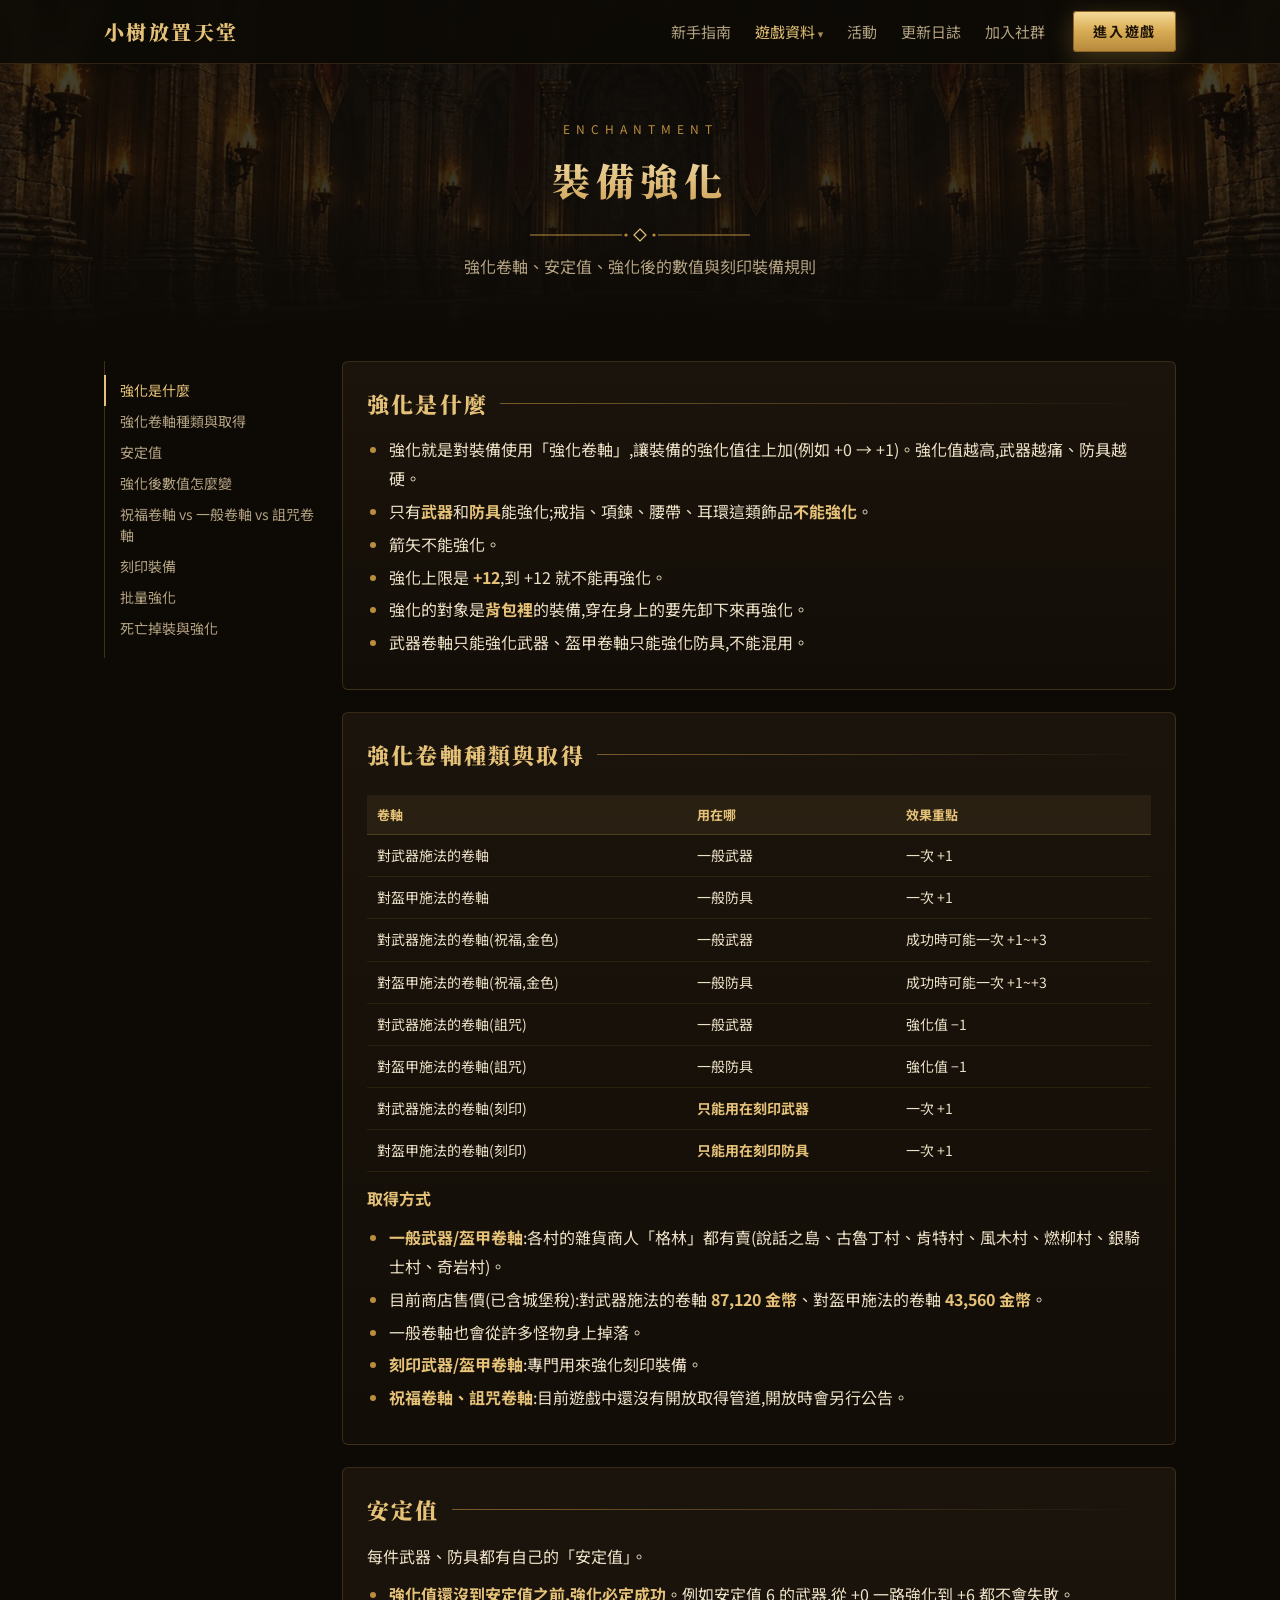
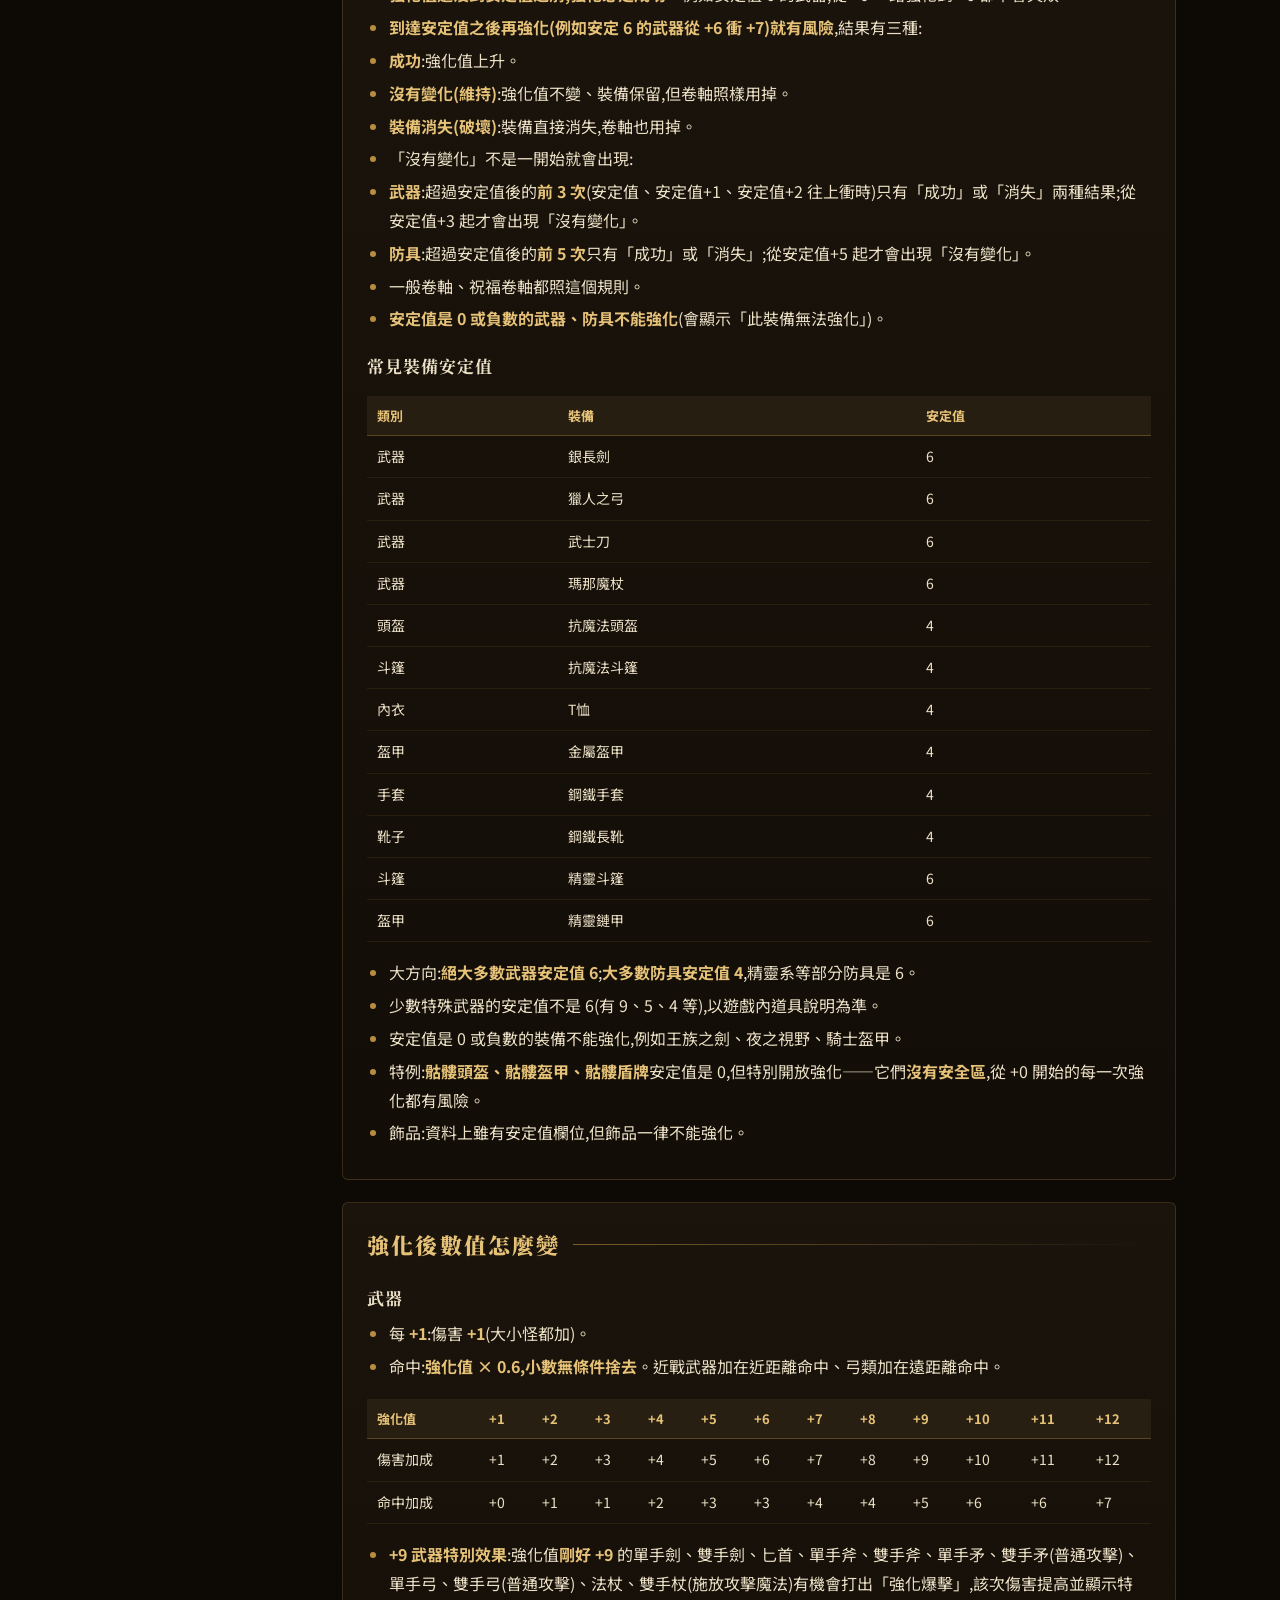
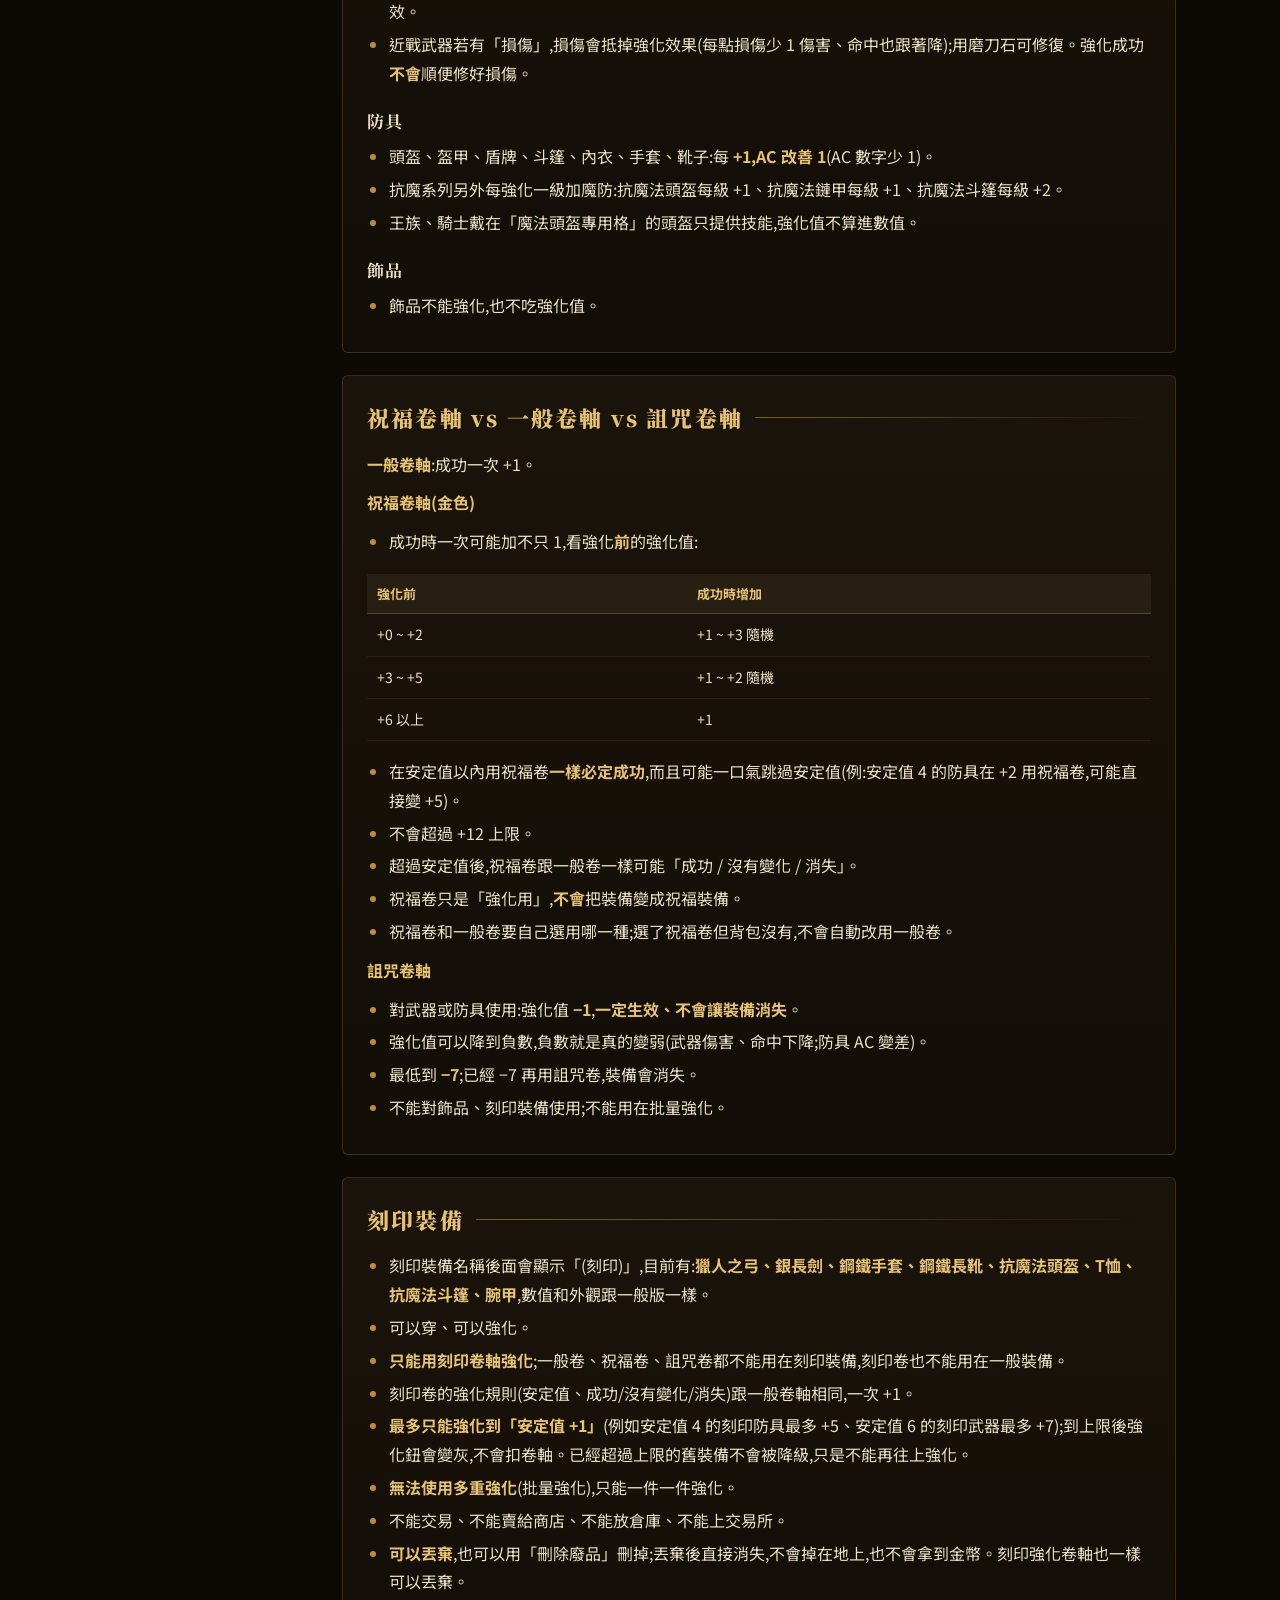
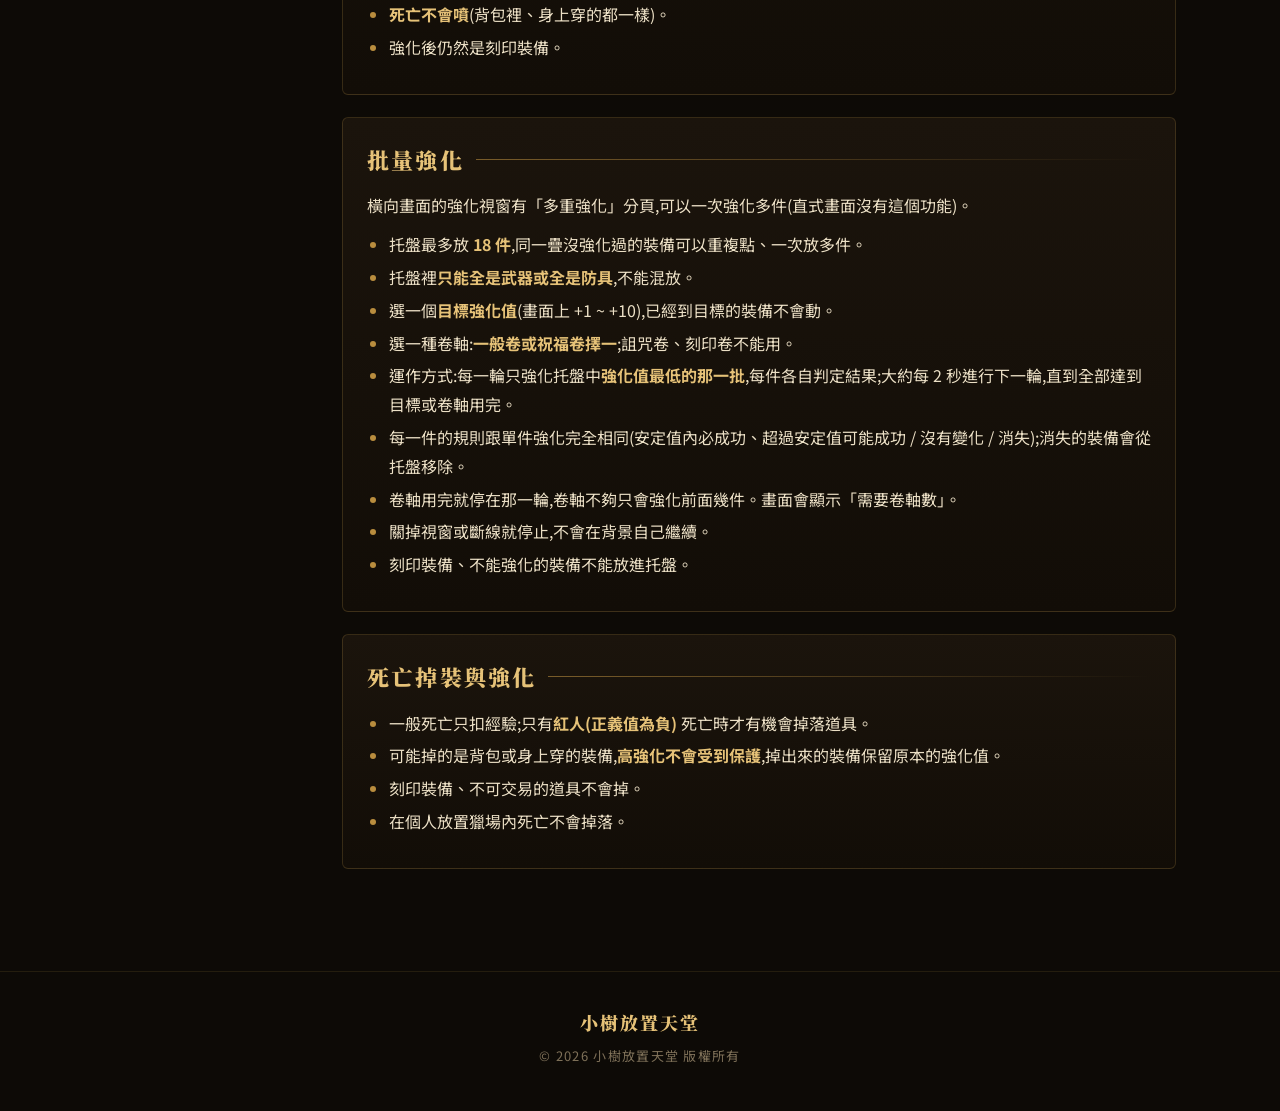
<file: enhance.html>
<!doctype html>
<html lang="zh-Hant">
<head>
<meta charset="utf-8">
<meta name="viewport" content="width=device-width, initial-scale=1">
<title>裝備強化|小樹放置天堂</title>
<meta name="description" content="強化卷軸、安定值、強化後的數值與刻印裝備規則">
<meta name="theme-color" content="#0d0a06">
<link rel="icon" href="data:image/svg+xml,%3Csvg xmlns='http://www.w3.org/2000/svg' viewBox='0 0 64 64'%3E%3Crect width='64' height='64' rx='14' fill='%230d0a06'/%3E%3Ccircle cx='32' cy='26' r='17' fill='%23c9a24a'/%3E%3Crect x='28' y='38' width='8' height='18' rx='3' fill='%238a5a34'/%3E%3C/svg%3E">
<link rel="preconnect" href="https://fonts.googleapis.com">
<link rel="preconnect" href="https://fonts.gstatic.com" crossorigin>
<link href="https://fonts.googleapis.com/css2?family=Noto+Serif+TC:wght@600;900&family=Noto+Sans+TC:wght@400;500;700&display=swap" rel="stylesheet">
<link rel="stylesheet" href="site.css">
</head>
<body>
<svg width="0" height="0" style="position:absolute" aria-hidden="true"><defs><symbol id="orn" viewBox="0 0 220 14"><path d="M0 7h92M128 7h92" stroke="#b98d3e" stroke-width="1"/><path d="M110 1l6 6-6 6-6-6z" fill="none" stroke="#e6c278" stroke-width="1.2"/><circle cx="96" cy="7" r="1.6" fill="#b98d3e"/><circle cx="124" cy="7" r="1.6" fill="#b98d3e"/></symbol></defs></svg>
<nav class="nav" id="nav"></nav>
<script src="nav.js"></script>
<header class="page-hero">
  <div class="wrap">
    <div class="sec-head">
      <div class="en">ENCHANTMENT</div>
      <h1>裝備強化</h1>
      <svg class="orn"><use href="#orn"/></svg>
      <p>強化卷軸、安定值、強化後的數值與刻印裝備規則</p>
    </div>
  </div>
</header>
<main class="data-sec">
  <div class="wrap">
    <div class="doc-wrap"><nav class="toc"><a href="#s1">強化是什麼</a><a href="#s2">強化卷軸種類與取得</a><a href="#s3">安定值</a><a href="#s4">強化後數值怎麼變</a><a href="#s5">祝福卷軸 vs 一般卷軸 vs 詛咒卷軸</a><a href="#s6">刻印裝備</a><a href="#s7">批量強化</a><a href="#s8">死亡掉裝與強化</a></nav><div class="doc"><section class="sec" id="s1"><h2>強化是什麼</h2><ul><li>強化就是對裝備使用「強化卷軸」,讓裝備的強化值往上加(例如 +0 → +1)。強化值越高,武器越痛、防具越硬。</li><li>只有<strong>武器</strong>和<strong>防具</strong>能強化;戒指、項鍊、腰帶、耳環這類飾品<strong>不能強化</strong>。</li><li>箭矢不能強化。</li><li>強化上限是 <strong>+12</strong>,到 +12 就不能再強化。</li><li>強化的對象是<strong>背包裡</strong>的裝備,穿在身上的要先卸下來再強化。</li><li>武器卷軸只能強化武器、盔甲卷軸只能強化防具,不能混用。</li></ul></section><section class="sec" id="s2"><h2>強化卷軸種類與取得</h2><div class="tbl"><table><tr><th>卷軸</th><th>用在哪</th><th>效果重點</th></tr><tr><td>對武器施法的卷軸</td><td>一般武器</td><td>一次 +1</td></tr><tr><td>對盔甲施法的卷軸</td><td>一般防具</td><td>一次 +1</td></tr><tr><td>對武器施法的卷軸(祝福,金色)</td><td>一般武器</td><td>成功時可能一次 +1~+3</td></tr><tr><td>對盔甲施法的卷軸(祝福,金色)</td><td>一般防具</td><td>成功時可能一次 +1~+3</td></tr><tr><td>對武器施法的卷軸(詛咒)</td><td>一般武器</td><td>強化值 −1</td></tr><tr><td>對盔甲施法的卷軸(詛咒)</td><td>一般防具</td><td>強化值 −1</td></tr><tr><td>對武器施法的卷軸(刻印)</td><td><strong>只能用在刻印武器</strong></td><td>一次 +1</td></tr><tr><td>對盔甲施法的卷軸(刻印)</td><td><strong>只能用在刻印防具</strong></td><td>一次 +1</td></tr></table></div><p><strong>取得方式</strong></p><ul><li><strong>一般武器/盔甲卷軸</strong>:各村的雜貨商人「格林」都有賣(說話之島、古魯丁村、肯特村、風木村、燃柳村、銀騎士村、奇岩村)。</li><li>目前商店售價(已含城堡稅):對武器施法的卷軸 <strong>87,120 金幣</strong>、對盔甲施法的卷軸 <strong>43,560 金幣</strong>。</li><li>一般卷軸也會從許多怪物身上掉落。</li><li><strong>刻印武器/盔甲卷軸</strong>:專門用來強化刻印裝備。</li><li><strong>祝福卷軸、詛咒卷軸</strong>:目前遊戲中還沒有開放取得管道,開放時會另行公告。</li></ul></section><section class="sec" id="s3"><h2>安定值</h2><p>每件武器、防具都有自己的「安定值」。</p><ul><li><strong>強化值還沒到安定值之前,強化必定成功</strong>。例如安定值 6 的武器,從 +0 一路強化到 +6 都不會失敗。</li><li><strong>到達安定值之後再強化(例如安定 6 的武器從 +6 衝 +7)就有風險</strong>,結果有三種:</li><li><strong>成功</strong>:強化值上升。</li><li><strong>沒有變化(維持)</strong>:強化值不變、裝備保留,但卷軸照樣用掉。</li><li><strong>裝備消失(破壞)</strong>:裝備直接消失,卷軸也用掉。</li><li>「沒有變化」不是一開始就會出現:</li><li><strong>武器</strong>:超過安定值後的<strong>前 3 次</strong>(安定值、安定值+1、安定值+2 往上衝時)只有「成功」或「消失」兩種結果;從安定值+3 起才會出現「沒有變化」。</li><li><strong>防具</strong>:超過安定值後的<strong>前 5 次</strong>只有「成功」或「消失」;從安定值+5 起才會出現「沒有變化」。</li><li>一般卷軸、祝福卷軸都照這個規則。</li><li><strong>安定值是 0 或負數的武器、防具不能強化</strong>(會顯示「此裝備無法強化」)。</li></ul><h3>常見裝備安定值</h3><div class="tbl"><table><tr><th>類別</th><th>裝備</th><th>安定值</th></tr><tr><td>武器</td><td>銀長劍</td><td>6</td></tr><tr><td>武器</td><td>獵人之弓</td><td>6</td></tr><tr><td>武器</td><td>武士刀</td><td>6</td></tr><tr><td>武器</td><td>瑪那魔杖</td><td>6</td></tr><tr><td>頭盔</td><td>抗魔法頭盔</td><td>4</td></tr><tr><td>斗篷</td><td>抗魔法斗篷</td><td>4</td></tr><tr><td>內衣</td><td>T恤</td><td>4</td></tr><tr><td>盔甲</td><td>金屬盔甲</td><td>4</td></tr><tr><td>手套</td><td>鋼鐵手套</td><td>4</td></tr><tr><td>靴子</td><td>鋼鐵長靴</td><td>4</td></tr><tr><td>斗篷</td><td>精靈斗篷</td><td>6</td></tr><tr><td>盔甲</td><td>精靈鏈甲</td><td>6</td></tr></table></div><ul><li>大方向:<strong>絕大多數武器安定值 6</strong>;<strong>大多數防具安定值 4</strong>,精靈系等部分防具是 6。</li><li>少數特殊武器的安定值不是 6(有 9、5、4 等),以遊戲內道具說明為準。</li><li>安定值是 0 或負數的裝備不能強化,例如王族之劍、夜之視野、騎士盔甲。</li><li>特例:<strong>骷髏頭盔、骷髏盔甲、骷髏盾牌</strong>安定值是 0,但特別開放強化——它們<strong>沒有安全區</strong>,從 +0 開始的每一次強化都有風險。</li><li>飾品:資料上雖有安定值欄位,但飾品一律不能強化。</li></ul></section><section class="sec" id="s4"><h2>強化後數值怎麼變</h2><h3>武器</h3><ul><li>每 <strong>+1</strong>:傷害 <strong>+1</strong>(大小怪都加)。</li><li>命中:<strong>強化值 × 0.6,小數無條件捨去</strong>。近戰武器加在近距離命中、弓類加在遠距離命中。</li></ul><div class="tbl"><table><tr><th>強化值</th><th>+1</th><th>+2</th><th>+3</th><th>+4</th><th>+5</th><th>+6</th><th>+7</th><th>+8</th><th>+9</th><th>+10</th><th>+11</th><th>+12</th></tr><tr><td>傷害加成</td><td>+1</td><td>+2</td><td>+3</td><td>+4</td><td>+5</td><td>+6</td><td>+7</td><td>+8</td><td>+9</td><td>+10</td><td>+11</td><td>+12</td></tr><tr><td>命中加成</td><td>+0</td><td>+1</td><td>+1</td><td>+2</td><td>+3</td><td>+3</td><td>+4</td><td>+4</td><td>+5</td><td>+6</td><td>+6</td><td>+7</td></tr></table></div><ul><li><strong>+9 武器特別效果</strong>:強化值<strong>剛好 +9</strong> 的單手劍、雙手劍、匕首、單手斧、雙手斧、單手矛、雙手矛(普通攻擊)、單手弓、雙手弓(普通攻擊)、法杖、雙手杖(施放攻擊魔法)有機會打出「強化爆擊」,該次傷害提高並顯示特效。</li><li>近戰武器若有「損傷」,損傷會抵掉強化效果(每點損傷少 1 傷害、命中也跟著降);用磨刀石可修復。強化成功<strong>不會</strong>順便修好損傷。</li></ul><h3>防具</h3><ul><li>頭盔、盔甲、盾牌、斗篷、內衣、手套、靴子:每 <strong>+1,AC 改善 1</strong>(AC 數字少 1)。</li><li>抗魔系列另外每強化一級加魔防:抗魔法頭盔每級 +1、抗魔法鏈甲每級 +1、抗魔法斗篷每級 +2。</li><li>王族、騎士戴在「魔法頭盔專用格」的頭盔只提供技能,強化值不算進數值。</li></ul><h3>飾品</h3><ul><li>飾品不能強化,也不吃強化值。</li></ul></section><section class="sec" id="s5"><h2>祝福卷軸 vs 一般卷軸 vs 詛咒卷軸</h2><p><strong>一般卷軸</strong>:成功一次 +1。</p><p><strong>祝福卷軸(金色)</strong></p><ul><li>成功時一次可能加不只 1,看強化<strong>前</strong>的強化值:</li></ul><div class="tbl"><table><tr><th>強化前</th><th>成功時增加</th></tr><tr><td>+0 ~ +2</td><td>+1 ~ +3 隨機</td></tr><tr><td>+3 ~ +5</td><td>+1 ~ +2 隨機</td></tr><tr><td>+6 以上</td><td>+1</td></tr></table></div><ul><li>在安定值以內用祝福卷<strong>一樣必定成功</strong>,而且可能一口氣跳過安定值(例:安定值 4 的防具在 +2 用祝福卷,可能直接變 +5)。</li><li>不會超過 +12 上限。</li><li>超過安定值後,祝福卷跟一般卷一樣可能「成功 / 沒有變化 / 消失」。</li><li>祝福卷只是「強化用」,<strong>不會</strong>把裝備變成祝福裝備。</li><li>祝福卷和一般卷要自己選用哪一種;選了祝福卷但背包沒有,不會自動改用一般卷。</li></ul><p><strong>詛咒卷軸</strong></p><ul><li>對武器或防具使用:強化值 <strong>−1</strong>,<strong>一定生效、不會讓裝備消失</strong>。</li><li>強化值可以降到負數,負數就是真的變弱(武器傷害、命中下降;防具 AC 變差)。</li><li>最低到 <strong>−7</strong>;已經 −7 再用詛咒卷,裝備會消失。</li><li>不能對飾品、刻印裝備使用;不能用在批量強化。</li></ul></section><section class="sec" id="s6"><h2>刻印裝備</h2><ul><li>刻印裝備名稱後面會顯示「(刻印)」,目前有:<strong>獵人之弓、銀長劍、鋼鐵手套、鋼鐵長靴、抗魔法頭盔、T恤、抗魔法斗篷、腕甲</strong>,數值和外觀跟一般版一樣。</li><li>可以穿、可以強化。</li><li><strong>只能用刻印卷軸強化</strong>;一般卷、祝福卷、詛咒卷都不能用在刻印裝備,刻印卷也不能用在一般裝備。</li><li>刻印卷的強化規則(安定值、成功/沒有變化/消失)跟一般卷軸相同,一次 +1。</li><li><strong>最多只能強化到「安定值 +1」</strong>(例如安定值 4 的刻印防具最多 +5、安定值 6 的刻印武器最多 +7);到上限後強化鈕會變灰,不會扣卷軸。已經超過上限的舊裝備不會被降級,只是不能再往上強化。</li><li><strong>無法使用多重強化</strong>(批量強化),只能一件一件強化。</li><li>不能交易、不能賣給商店、不能放倉庫、不能上交易所。</li><li><strong>可以丟棄</strong>,也可以用「刪除廢品」刪掉;丟棄後直接消失,不會掉在地上,也不會拿到金幣。刻印強化卷軸也一樣可以丟棄。</li><li><strong>死亡不會噴</strong>(背包裡、身上穿的都一樣)。</li><li>強化後仍然是刻印裝備。</li></ul></section><section class="sec" id="s7"><h2>批量強化</h2><p>橫向畫面的強化視窗有「多重強化」分頁,可以一次強化多件(直式畫面沒有這個功能)。</p><ul><li>托盤最多放 <strong>18 件</strong>,同一疊沒強化過的裝備可以重複點、一次放多件。</li><li>托盤裡<strong>只能全是武器或全是防具</strong>,不能混放。</li><li>選一個<strong>目標強化值</strong>(畫面上 +1 ~ +10),已經到目標的裝備不會動。</li><li>選一種卷軸:<strong>一般卷或祝福卷擇一</strong>;詛咒卷、刻印卷不能用。</li><li>運作方式:每一輪只強化托盤中<strong>強化值最低的那一批</strong>,每件各自判定結果;大約每 2 秒進行下一輪,直到全部達到目標或卷軸用完。</li><li>每一件的規則跟單件強化完全相同(安定值內必成功、超過安定值可能成功 / 沒有變化 / 消失);消失的裝備會從托盤移除。</li><li>卷軸用完就停在那一輪,卷軸不夠只會強化前面幾件。畫面會顯示「需要卷軸數」。</li><li>關掉視窗或斷線就停止,不會在背景自己繼續。</li><li>刻印裝備、不能強化的裝備不能放進托盤。</li></ul></section><section class="sec" id="s8"><h2>死亡掉裝與強化</h2><ul><li>一般死亡只扣經驗;只有<strong>紅人(正義值為負)</strong> 死亡時才有機會掉落道具。</li><li>可能掉的是背包或身上穿的裝備,<strong>高強化不會受到保護</strong>,掉出來的裝備保留原本的強化值。</li><li>刻印裝備、不可交易的道具不會掉。</li><li>在個人放置獵場內死亡不會掉落。</li></ul></section></div></div>
  </div>
</main>
<footer>
  <div class="wrap"><span class="brand">小樹放置天堂</span>© 2026 小樹放置天堂 版權所有</div>
</footer>
<script>
// 目錄跟著捲動標亮目前這節
(function () {
  var links = [].slice.call(document.querySelectorAll('.toc a')); if (!links.length) return;
  var secs = links.map(function (a) { return document.querySelector(a.getAttribute('href')); });
  function on() { var y = window.scrollY + 120, k = 0; secs.forEach(function (s, i) { if (s && s.offsetTop <= y) k = i; });
    links.forEach(function (a, i) { a.classList.toggle('on', i === k); }); }
  window.addEventListener('scroll', on, { passive: true }); on();
})();
</script>
</body>
</html>
</file>
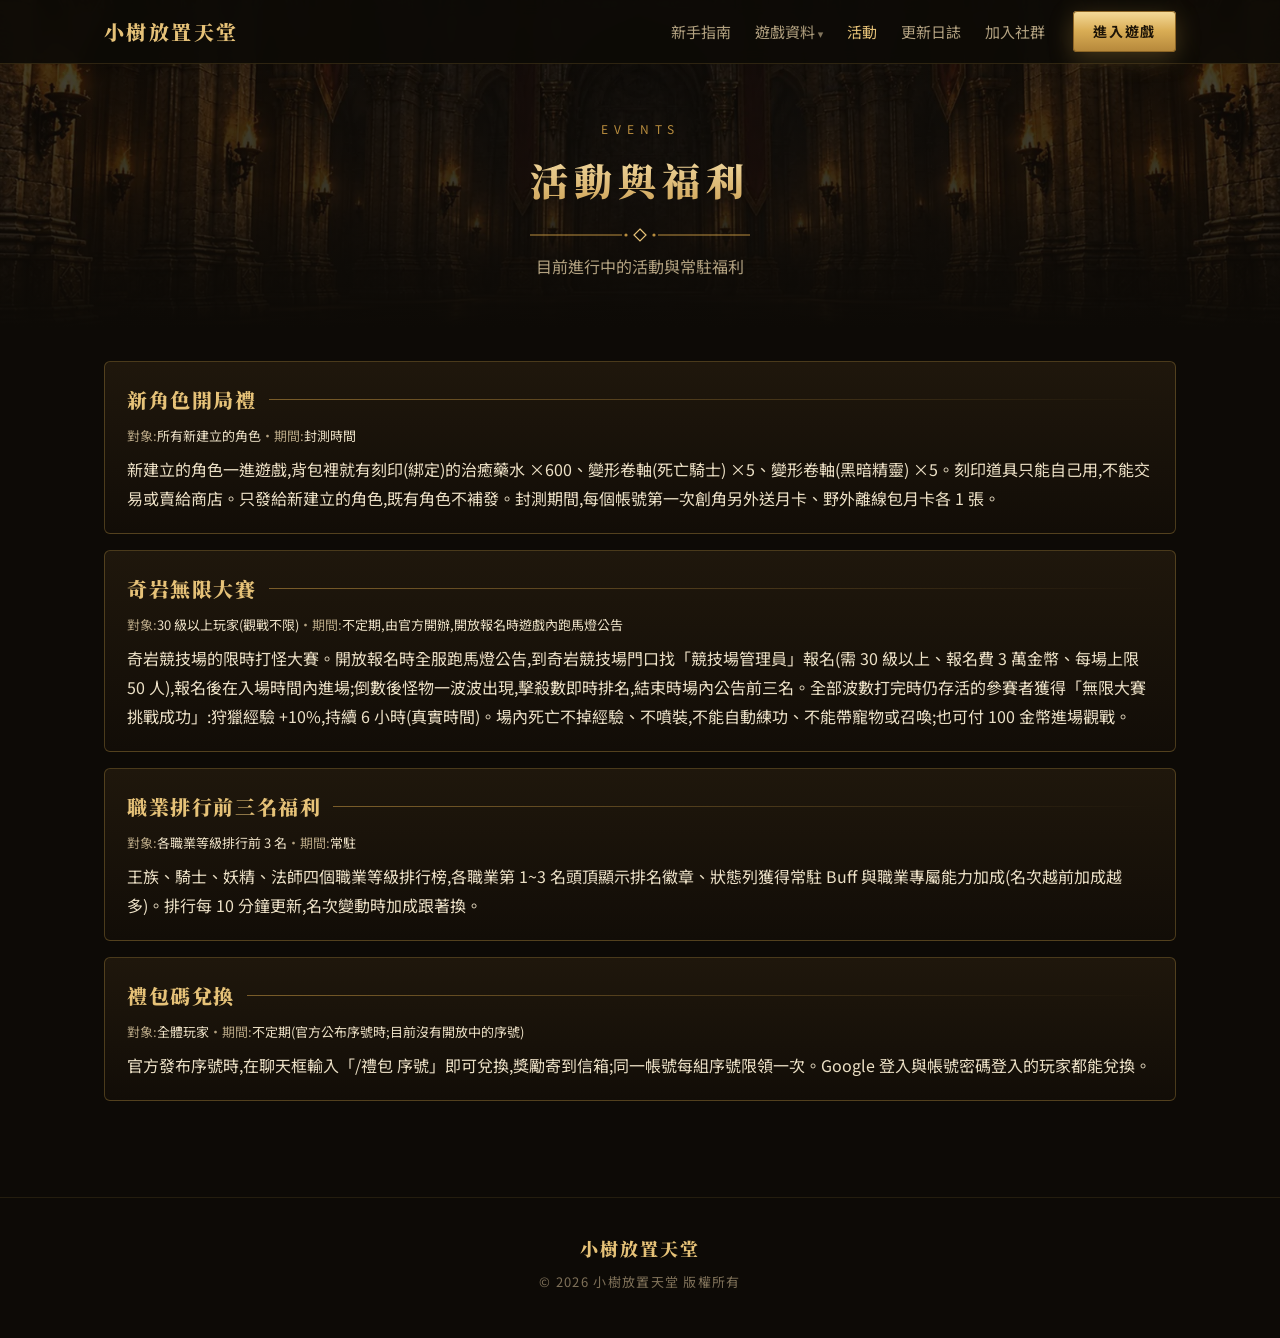
<file: events.html>
<!doctype html>
<html lang="zh-Hant">
<head>
<meta charset="utf-8">
<meta name="viewport" content="width=device-width, initial-scale=1">
<title>活動|小樹放置天堂</title>
<meta name="description" content="目前進行中的活動與常駐福利">
<meta name="theme-color" content="#0d0a06">
<link rel="icon" href="data:image/svg+xml,%3Csvg xmlns='http://www.w3.org/2000/svg' viewBox='0 0 64 64'%3E%3Crect width='64' height='64' rx='14' fill='%230d0a06'/%3E%3Ccircle cx='32' cy='26' r='17' fill='%23c9a24a'/%3E%3Crect x='28' y='38' width='8' height='18' rx='3' fill='%238a5a34'/%3E%3C/svg%3E">
<link rel="preconnect" href="https://fonts.googleapis.com">
<link rel="preconnect" href="https://fonts.gstatic.com" crossorigin>
<link href="https://fonts.googleapis.com/css2?family=Noto+Serif+TC:wght@600;900&family=Noto+Sans+TC:wght@400;500;700&display=swap" rel="stylesheet">
<link rel="stylesheet" href="site.css">
</head>
<body>
<svg width="0" height="0" style="position:absolute" aria-hidden="true"><defs><symbol id="orn" viewBox="0 0 220 14"><path d="M0 7h92M128 7h92" stroke="#b98d3e" stroke-width="1"/><path d="M110 1l6 6-6 6-6-6z" fill="none" stroke="#e6c278" stroke-width="1.2"/><circle cx="96" cy="7" r="1.6" fill="#b98d3e"/><circle cx="124" cy="7" r="1.6" fill="#b98d3e"/></symbol></defs></svg>
<nav class="nav" id="nav"></nav>
<script src="nav.js"></script>
<header class="page-hero">
  <div class="wrap">
    <div class="sec-head">
      <div class="en">EVENTS</div>
      <h1>活動與福利</h1>
      <svg class="orn"><use href="#orn"/></svg>
      <p>目前進行中的活動與常駐福利</p>
    </div>
  </div>
</header>
<main class="data-sec">
  <div class="wrap">
    <div class=""><div class="doc"><div class="ev"><h2>新角色開局禮</h2><div class="ev-meta">對象:<b>所有新建立的角色</b>・期間:<b>封測時間</b></div><p>新建立的角色一進遊戲,背包裡就有刻印(綁定)的治癒藥水 ×600、變形卷軸(死亡騎士) ×5、變形卷軸(黑暗精靈) ×5。刻印道具只能自己用,不能交易或賣給商店。只發給新建立的角色,既有角色不補發。封測期間,每個帳號第一次創角另外送月卡、野外離線包月卡各 1 張。</p></div><div class="ev"><h2>奇岩無限大賽</h2><div class="ev-meta">對象:<b>30 級以上玩家(觀戰不限)</b>・期間:<b>不定期,由官方開辦,開放報名時遊戲內跑馬燈公告</b></div><p>奇岩競技場的限時打怪大賽。開放報名時全服跑馬燈公告,到奇岩競技場門口找「競技場管理員」報名(需 30 級以上、報名費 3 萬金幣、每場上限 50 人),報名後在入場時間內進場;倒數後怪物一波波出現,擊殺數即時排名,結束時場內公告前三名。全部波數打完時仍存活的參賽者獲得「無限大賽挑戰成功」:狩獵經驗 +10%,持續 6 小時(真實時間)。場內死亡不掉經驗、不噴裝,不能自動練功、不能帶寵物或召喚;也可付 100 金幣進場觀戰。</p></div><div class="ev"><h2>職業排行前三名福利</h2><div class="ev-meta">對象:<b>各職業等級排行前 3 名</b>・期間:<b>常駐</b></div><p>王族、騎士、妖精、法師四個職業等級排行榜,各職業第 1~3 名頭頂顯示排名徽章、狀態列獲得常駐 Buff 與職業專屬能力加成(名次越前加成越多)。排行每 10 分鐘更新,名次變動時加成跟著換。</p></div><div class="ev"><h2>禮包碼兌換</h2><div class="ev-meta">對象:<b>全體玩家</b>・期間:<b>不定期(官方公布序號時;目前沒有開放中的序號)</b></div><p>官方發布序號時,在聊天框輸入「/禮包 序號」即可兌換,獎勵寄到信箱;同一帳號每組序號限領一次。Google 登入與帳號密碼登入的玩家都能兌換。</p></div></div></div>
  </div>
</main>
<footer>
  <div class="wrap"><span class="brand">小樹放置天堂</span>© 2026 小樹放置天堂 版權所有</div>
</footer>
<script>
// 目錄跟著捲動標亮目前這節
(function () {
  var links = [].slice.call(document.querySelectorAll('.toc a')); if (!links.length) return;
  var secs = links.map(function (a) { return document.querySelector(a.getAttribute('href')); });
  function on() { var y = window.scrollY + 120, k = 0; secs.forEach(function (s, i) { if (s && s.offsetTop <= y) k = i; });
    links.forEach(function (a, i) { a.classList.toggle('on', i === k); }); }
  window.addEventListener('scroll', on, { passive: true }); on();
})();
</script>
</body>
</html>
</file>
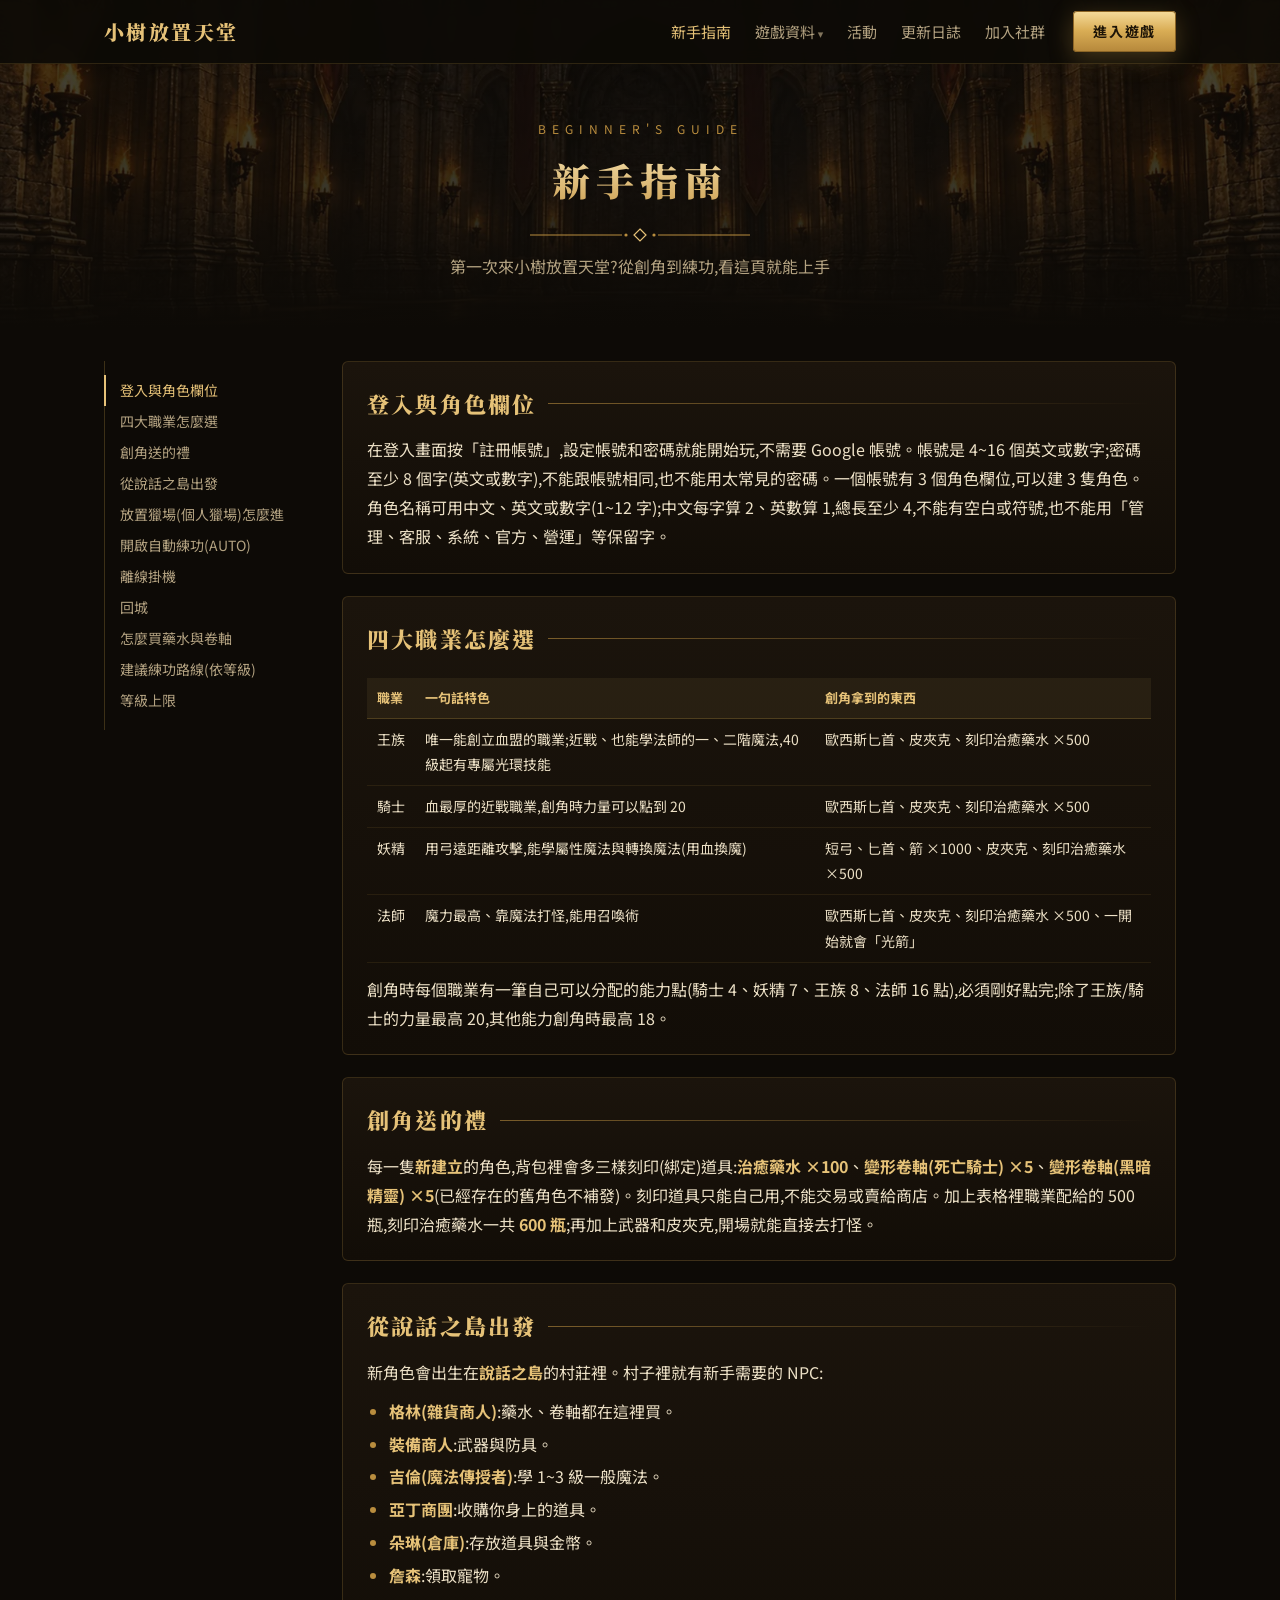
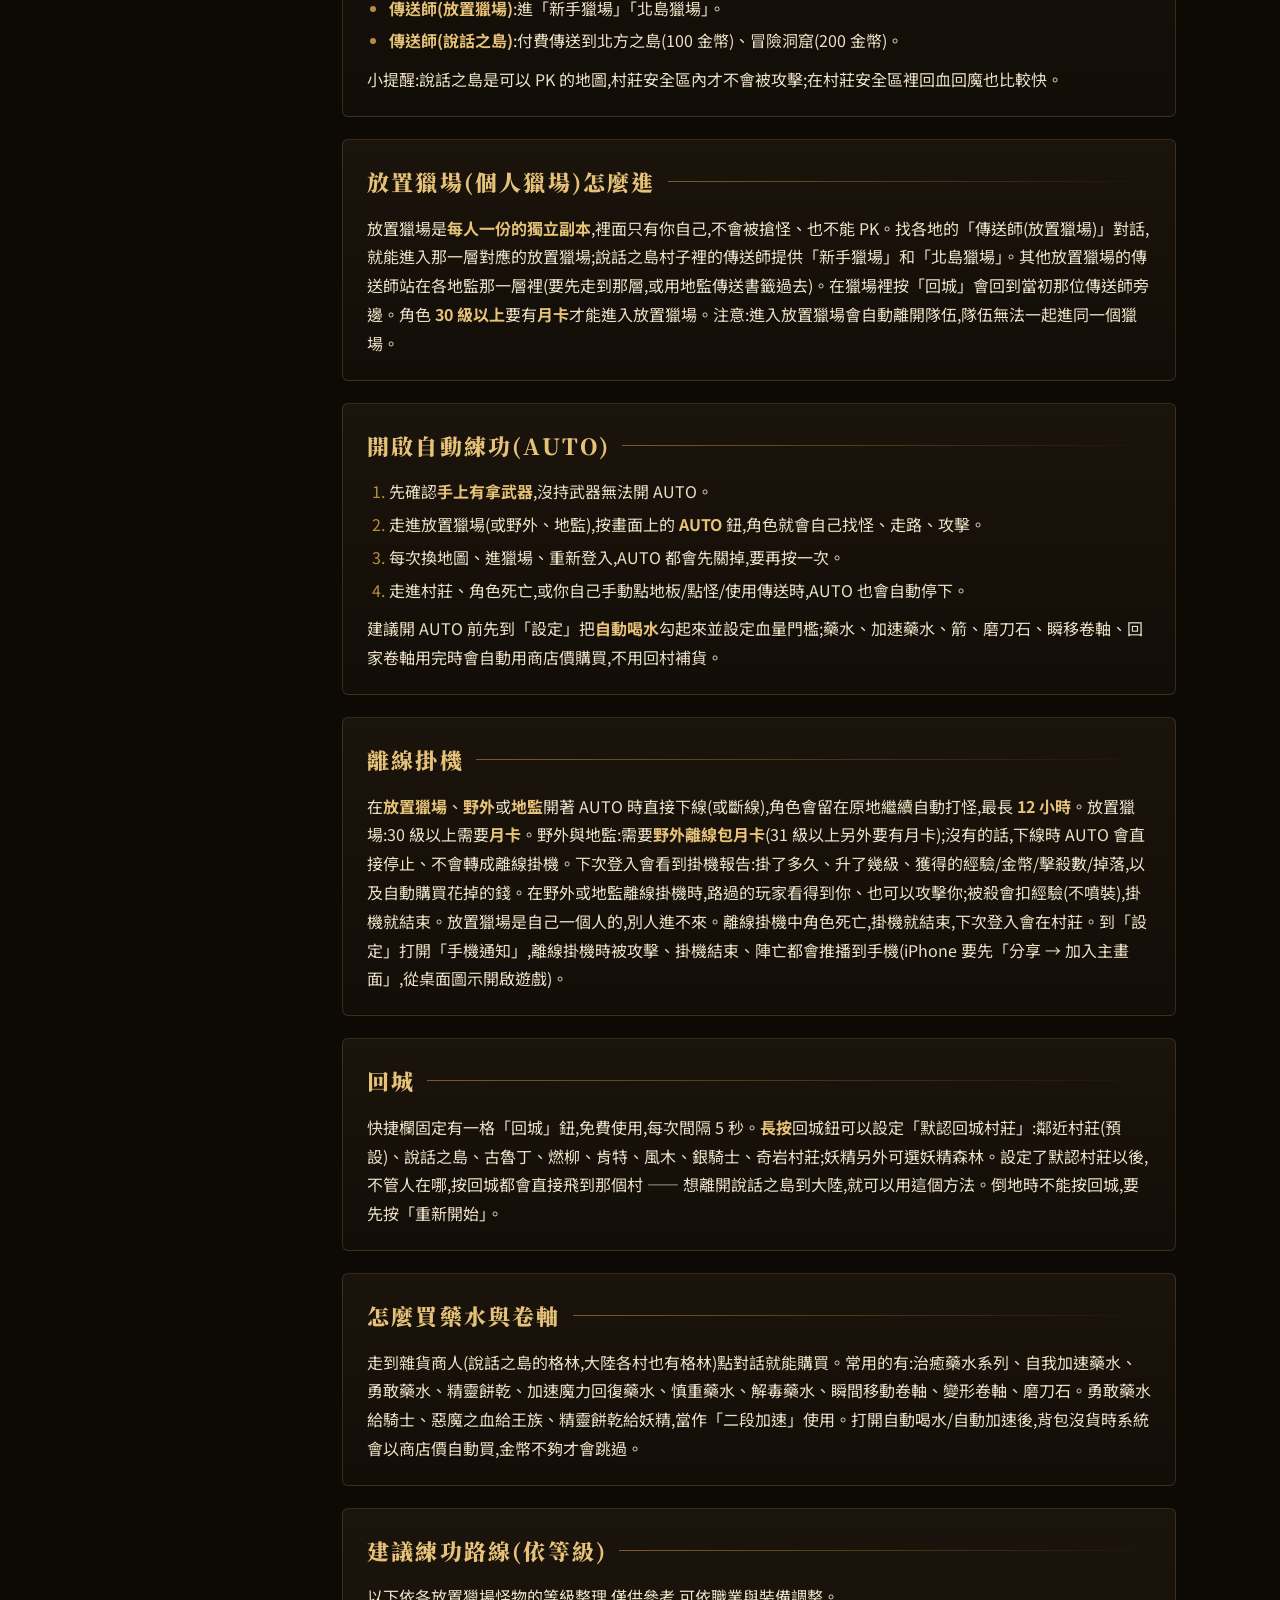
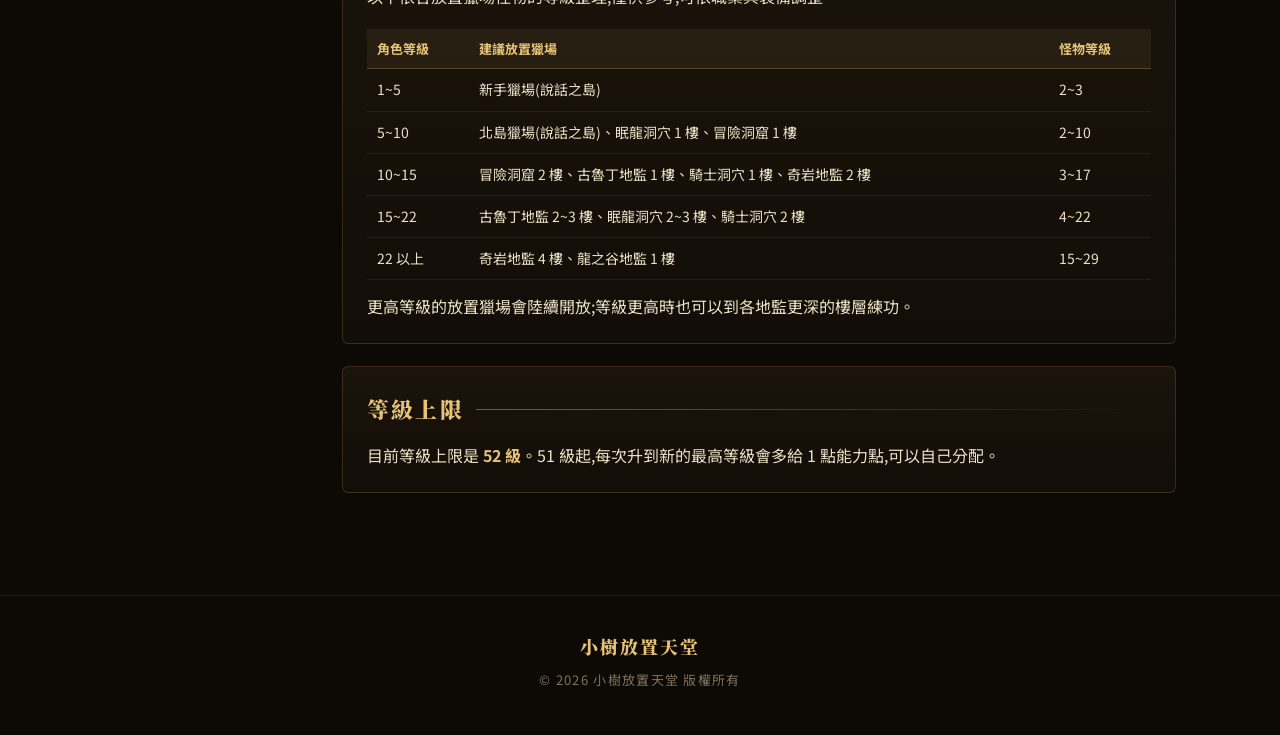
<file: guide.html>
<!doctype html>
<html lang="zh-Hant">
<head>
<meta charset="utf-8">
<meta name="viewport" content="width=device-width, initial-scale=1">
<title>新手指南|小樹放置天堂</title>
<meta name="description" content="第一次來小樹放置天堂?從創角到練功,看這頁就能上手">
<meta name="theme-color" content="#0d0a06">
<link rel="icon" href="data:image/svg+xml,%3Csvg xmlns='http://www.w3.org/2000/svg' viewBox='0 0 64 64'%3E%3Crect width='64' height='64' rx='14' fill='%230d0a06'/%3E%3Ccircle cx='32' cy='26' r='17' fill='%23c9a24a'/%3E%3Crect x='28' y='38' width='8' height='18' rx='3' fill='%238a5a34'/%3E%3C/svg%3E">
<link rel="preconnect" href="https://fonts.googleapis.com">
<link rel="preconnect" href="https://fonts.gstatic.com" crossorigin>
<link href="https://fonts.googleapis.com/css2?family=Noto+Serif+TC:wght@600;900&family=Noto+Sans+TC:wght@400;500;700&display=swap" rel="stylesheet">
<link rel="stylesheet" href="site.css">
</head>
<body>
<svg width="0" height="0" style="position:absolute" aria-hidden="true"><defs><symbol id="orn" viewBox="0 0 220 14"><path d="M0 7h92M128 7h92" stroke="#b98d3e" stroke-width="1"/><path d="M110 1l6 6-6 6-6-6z" fill="none" stroke="#e6c278" stroke-width="1.2"/><circle cx="96" cy="7" r="1.6" fill="#b98d3e"/><circle cx="124" cy="7" r="1.6" fill="#b98d3e"/></symbol></defs></svg>
<nav class="nav" id="nav"></nav>
<script src="nav.js"></script>
<header class="page-hero">
  <div class="wrap">
    <div class="sec-head">
      <div class="en">BEGINNER'S GUIDE</div>
      <h1>新手指南</h1>
      <svg class="orn"><use href="#orn"/></svg>
      <p>第一次來小樹放置天堂?從創角到練功,看這頁就能上手</p>
    </div>
  </div>
</header>
<main class="data-sec">
  <div class="wrap">
    <div class="doc-wrap"><nav class="toc"><a href="#s1">登入與角色欄位</a><a href="#s2">四大職業怎麼選</a><a href="#s3">創角送的禮</a><a href="#s4">從說話之島出發</a><a href="#s5">放置獵場(個人獵場)怎麼進</a><a href="#s6">開啟自動練功(AUTO)</a><a href="#s7">離線掛機</a><a href="#s8">回城</a><a href="#s9">怎麼買藥水與卷軸</a><a href="#s10">建議練功路線(依等級)</a><a href="#s11">等級上限</a></nav><div class="doc"><section class="sec" id="s1"><h2>登入與角色欄位</h2><p>在登入畫面按「註冊帳號」,設定帳號和密碼就能開始玩,不需要 Google 帳號。帳號是 4~16 個英文或數字;密碼至少 8 個字(英文或數字),不能跟帳號相同,也不能用太常見的密碼。一個帳號有 3 個角色欄位,可以建 3 隻角色。角色名稱可用中文、英文或數字(1~12 字);中文每字算 2、英數算 1,總長至少 4,不能有空白或符號,也不能用「管理、客服、系統、官方、營運」等保留字。</p></section><section class="sec" id="s2"><h2>四大職業怎麼選</h2><div class="tbl"><table><tr><th>職業</th><th>一句話特色</th><th>創角拿到的東西</th></tr><tr><td>王族</td><td>唯一能創立血盟的職業;近戰、也能學法師的一、二階魔法,40 級起有專屬光環技能</td><td>歐西斯匕首、皮夾克、刻印治癒藥水 ×500</td></tr><tr><td>騎士</td><td>血最厚的近戰職業,創角時力量可以點到 20</td><td>歐西斯匕首、皮夾克、刻印治癒藥水 ×500</td></tr><tr><td>妖精</td><td>用弓遠距離攻擊,能學屬性魔法與轉換魔法(用血換魔)</td><td>短弓、匕首、箭 ×1000、皮夾克、刻印治癒藥水 ×500</td></tr><tr><td>法師</td><td>魔力最高、靠魔法打怪,能用召喚術</td><td>歐西斯匕首、皮夾克、刻印治癒藥水 ×500、一開始就會「光箭」</td></tr></table></div><p>創角時每個職業有一筆自己可以分配的能力點(騎士 4、妖精 7、王族 8、法師 16 點),必須剛好點完;除了王族/騎士的力量最高 20,其他能力創角時最高 18。</p></section><section class="sec" id="s3"><h2>創角送的禮</h2><p>每一隻<strong>新建立</strong>的角色,背包裡會多三樣刻印(綁定)道具:<strong>治癒藥水 ×100</strong>、<strong>變形卷軸(死亡騎士) ×5</strong>、<strong>變形卷軸(黑暗精靈) ×5</strong>(已經存在的舊角色不補發)。刻印道具只能自己用,不能交易或賣給商店。加上表格裡職業配給的 500 瓶,刻印治癒藥水一共 <strong>600 瓶</strong>;再加上武器和皮夾克,開場就能直接去打怪。</p></section><section class="sec" id="s4"><h2>從說話之島出發</h2><p>新角色會出生在<strong>說話之島</strong>的村莊裡。村子裡就有新手需要的 NPC:</p><ul><li><strong>格林(雜貨商人)</strong>:藥水、卷軸都在這裡買。</li><li><strong>裝備商人</strong>:武器與防具。</li><li><strong>吉倫(魔法傳授者)</strong>:學 1~3 級一般魔法。</li><li><strong>亞丁商團</strong>:收購你身上的道具。</li><li><strong>朵琳(倉庫)</strong>:存放道具與金幣。</li><li><strong>詹森</strong>:領取寵物。</li><li><strong>傳送師(放置獵場)</strong>:進「新手獵場」「北島獵場」。</li><li><strong>傳送師(說話之島)</strong>:付費傳送到北方之島(100 金幣)、冒險洞窟(200 金幣)。</li></ul><p>小提醒:說話之島是可以 PK 的地圖,村莊安全區內才不會被攻擊;在村莊安全區裡回血回魔也比較快。</p></section><section class="sec" id="s5"><h2>放置獵場(個人獵場)怎麼進</h2><p>放置獵場是<strong>每人一份的獨立副本</strong>,裡面只有你自己,不會被搶怪、也不能 PK。找各地的「傳送師(放置獵場)」對話,就能進入那一層對應的放置獵場;說話之島村子裡的傳送師提供「新手獵場」和「北島獵場」。其他放置獵場的傳送師站在各地監那一層裡(要先走到那層,或用地監傳送書籤過去)。在獵場裡按「回城」會回到當初那位傳送師旁邊。角色 <strong>30 級以上</strong>要有<strong>月卡</strong>才能進入放置獵場。注意:進入放置獵場會自動離開隊伍,隊伍無法一起進同一個獵場。</p></section><section class="sec" id="s6"><h2>開啟自動練功(AUTO)</h2><ol><li>先確認<strong>手上有拿武器</strong>,沒持武器無法開 AUTO。</li><li>走進放置獵場(或野外、地監),按畫面上的 <strong>AUTO</strong> 鈕,角色就會自己找怪、走路、攻擊。</li><li>每次換地圖、進獵場、重新登入,AUTO 都會先關掉,要再按一次。</li><li>走進村莊、角色死亡,或你自己手動點地板/點怪/使用傳送時,AUTO 也會自動停下。</li></ol><p>建議開 AUTO 前先到「設定」把<strong>自動喝水</strong>勾起來並設定血量門檻;藥水、加速藥水、箭、磨刀石、瞬移卷軸、回家卷軸用完時會自動用商店價購買,不用回村補貨。</p></section><section class="sec" id="s7"><h2>離線掛機</h2><p>在<strong>放置獵場</strong>、<strong>野外</strong>或<strong>地監</strong>開著 AUTO 時直接下線(或斷線),角色會留在原地繼續自動打怪,最長 <strong>12 小時</strong>。放置獵場:30 級以上需要<strong>月卡</strong>。野外與地監:需要<strong>野外離線包月卡</strong>(31 級以上另外要有月卡);沒有的話,下線時 AUTO 會直接停止、不會轉成離線掛機。下次登入會看到掛機報告:掛了多久、升了幾級、獲得的經驗/金幣/擊殺數/掉落,以及自動購買花掉的錢。在野外或地監離線掛機時,路過的玩家看得到你、也可以攻擊你;被殺會扣經驗(不噴裝),掛機就結束。放置獵場是自己一個人的,別人進不來。離線掛機中角色死亡,掛機就結束,下次登入會在村莊。到「設定」打開「手機通知」,離線掛機時被攻擊、掛機結束、陣亡都會推播到手機(iPhone 要先「分享 → 加入主畫面」,從桌面圖示開啟遊戲)。</p></section><section class="sec" id="s8"><h2>回城</h2><p>快捷欄固定有一格「回城」鈕,免費使用,每次間隔 5 秒。<strong>長按</strong>回城鈕可以設定「默認回城村莊」:鄰近村莊(預設)、說話之島、古魯丁、燃柳、肯特、風木、銀騎士、奇岩村莊;妖精另外可選妖精森林。設定了默認村莊以後,不管人在哪,按回城都會直接飛到那個村 —— 想離開說話之島到大陸,就可以用這個方法。倒地時不能按回城,要先按「重新開始」。</p></section><section class="sec" id="s9"><h2>怎麼買藥水與卷軸</h2><p>走到雜貨商人(說話之島的格林,大陸各村也有格林)點對話就能購買。常用的有:治癒藥水系列、自我加速藥水、勇敢藥水、精靈餅乾、加速魔力回復藥水、慎重藥水、解毒藥水、瞬間移動卷軸、變形卷軸、磨刀石。勇敢藥水給騎士、惡魔之血給王族、精靈餅乾給妖精,當作「二段加速」使用。打開自動喝水/自動加速後,背包沒貨時系統會以商店價自動買,金幣不夠才會跳過。</p></section><section class="sec" id="s10"><h2>建議練功路線(依等級)</h2><p>以下依各放置獵場怪物的等級整理,僅供參考,可依職業與裝備調整。</p><div class="tbl"><table><tr><th>角色等級</th><th>建議放置獵場</th><th>怪物等級</th></tr><tr><td>1~5</td><td>新手獵場(說話之島)</td><td>2~3</td></tr><tr><td>5~10</td><td>北島獵場(說話之島)、眠龍洞穴 1 樓、冒險洞窟 1 樓</td><td>2~10</td></tr><tr><td>10~15</td><td>冒險洞窟 2 樓、古魯丁地監 1 樓、騎士洞穴 1 樓、奇岩地監 2 樓</td><td>3~17</td></tr><tr><td>15~22</td><td>古魯丁地監 2~3 樓、眠龍洞穴 2~3 樓、騎士洞穴 2 樓</td><td>4~22</td></tr><tr><td>22 以上</td><td>奇岩地監 4 樓、龍之谷地監 1 樓</td><td>15~29</td></tr></table></div><p>更高等級的放置獵場會陸續開放;等級更高時也可以到各地監更深的樓層練功。</p></section><section class="sec" id="s11"><h2>等級上限</h2><p>目前等級上限是 <strong>52 級</strong>。51 級起,每次升到新的最高等級會多給 1 點能力點,可以自己分配。</p></section></div></div>
  </div>
</main>
<footer>
  <div class="wrap"><span class="brand">小樹放置天堂</span>© 2026 小樹放置天堂 版權所有</div>
</footer>
<script>
// 目錄跟著捲動標亮目前這節
(function () {
  var links = [].slice.call(document.querySelectorAll('.toc a')); if (!links.length) return;
  var secs = links.map(function (a) { return document.querySelector(a.getAttribute('href')); });
  function on() { var y = window.scrollY + 120, k = 0; secs.forEach(function (s, i) { if (s && s.offsetTop <= y) k = i; });
    links.forEach(function (a, i) { a.classList.toggle('on', i === k); }); }
  window.addEventListener('scroll', on, { passive: true }); on();
})();
</script>
</body>
</html>
</file>
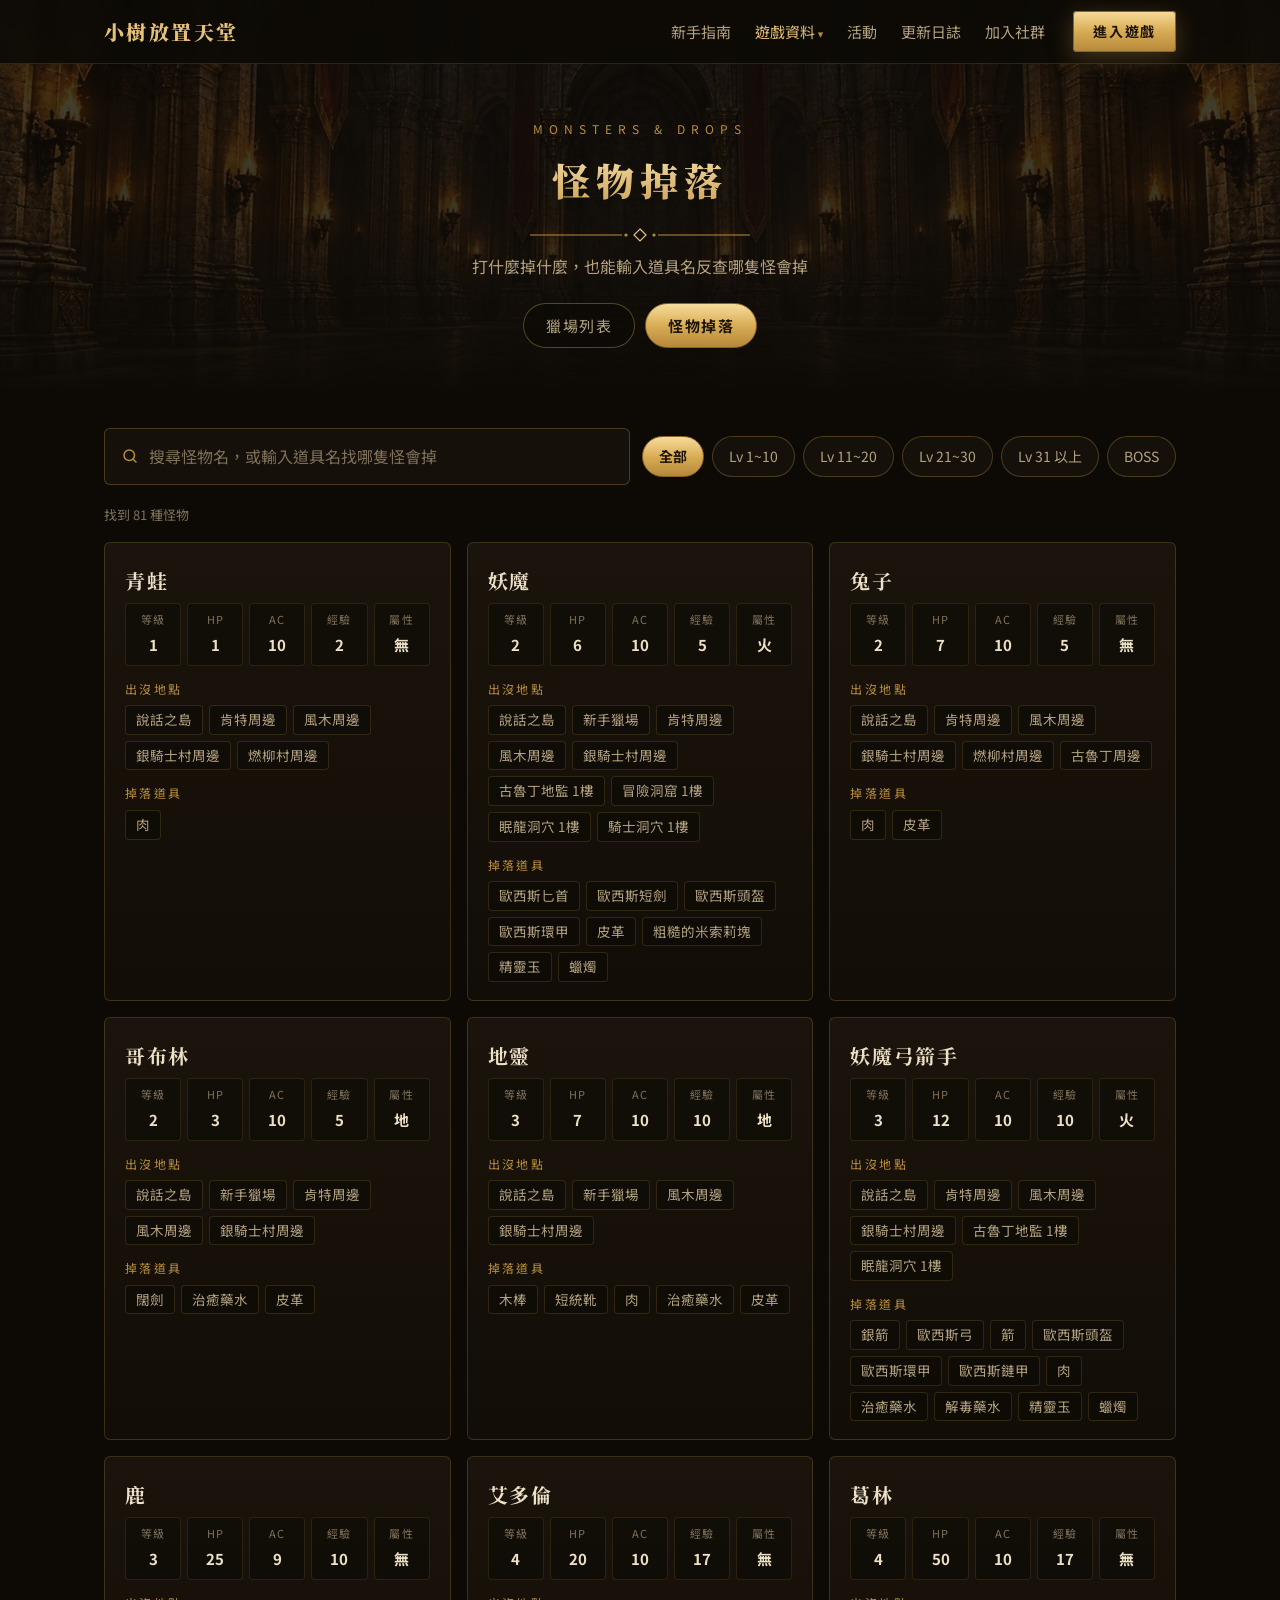
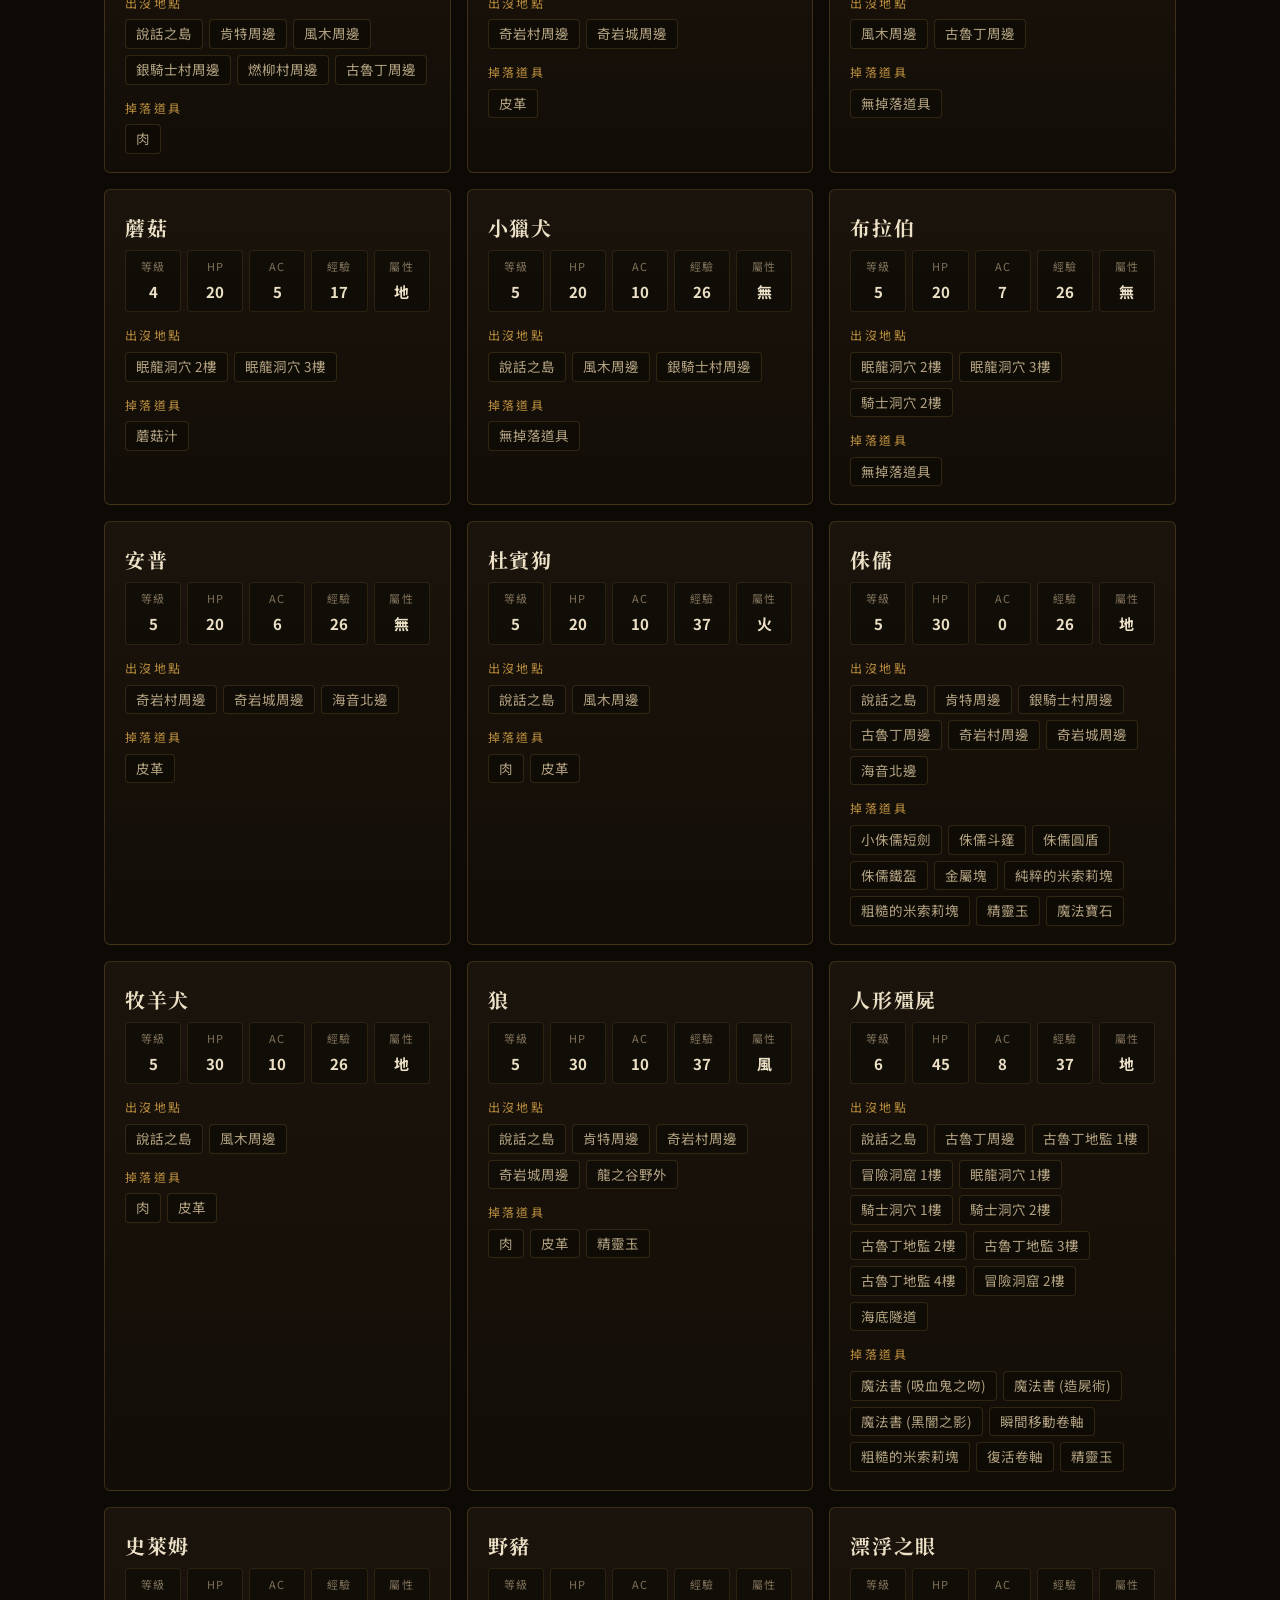
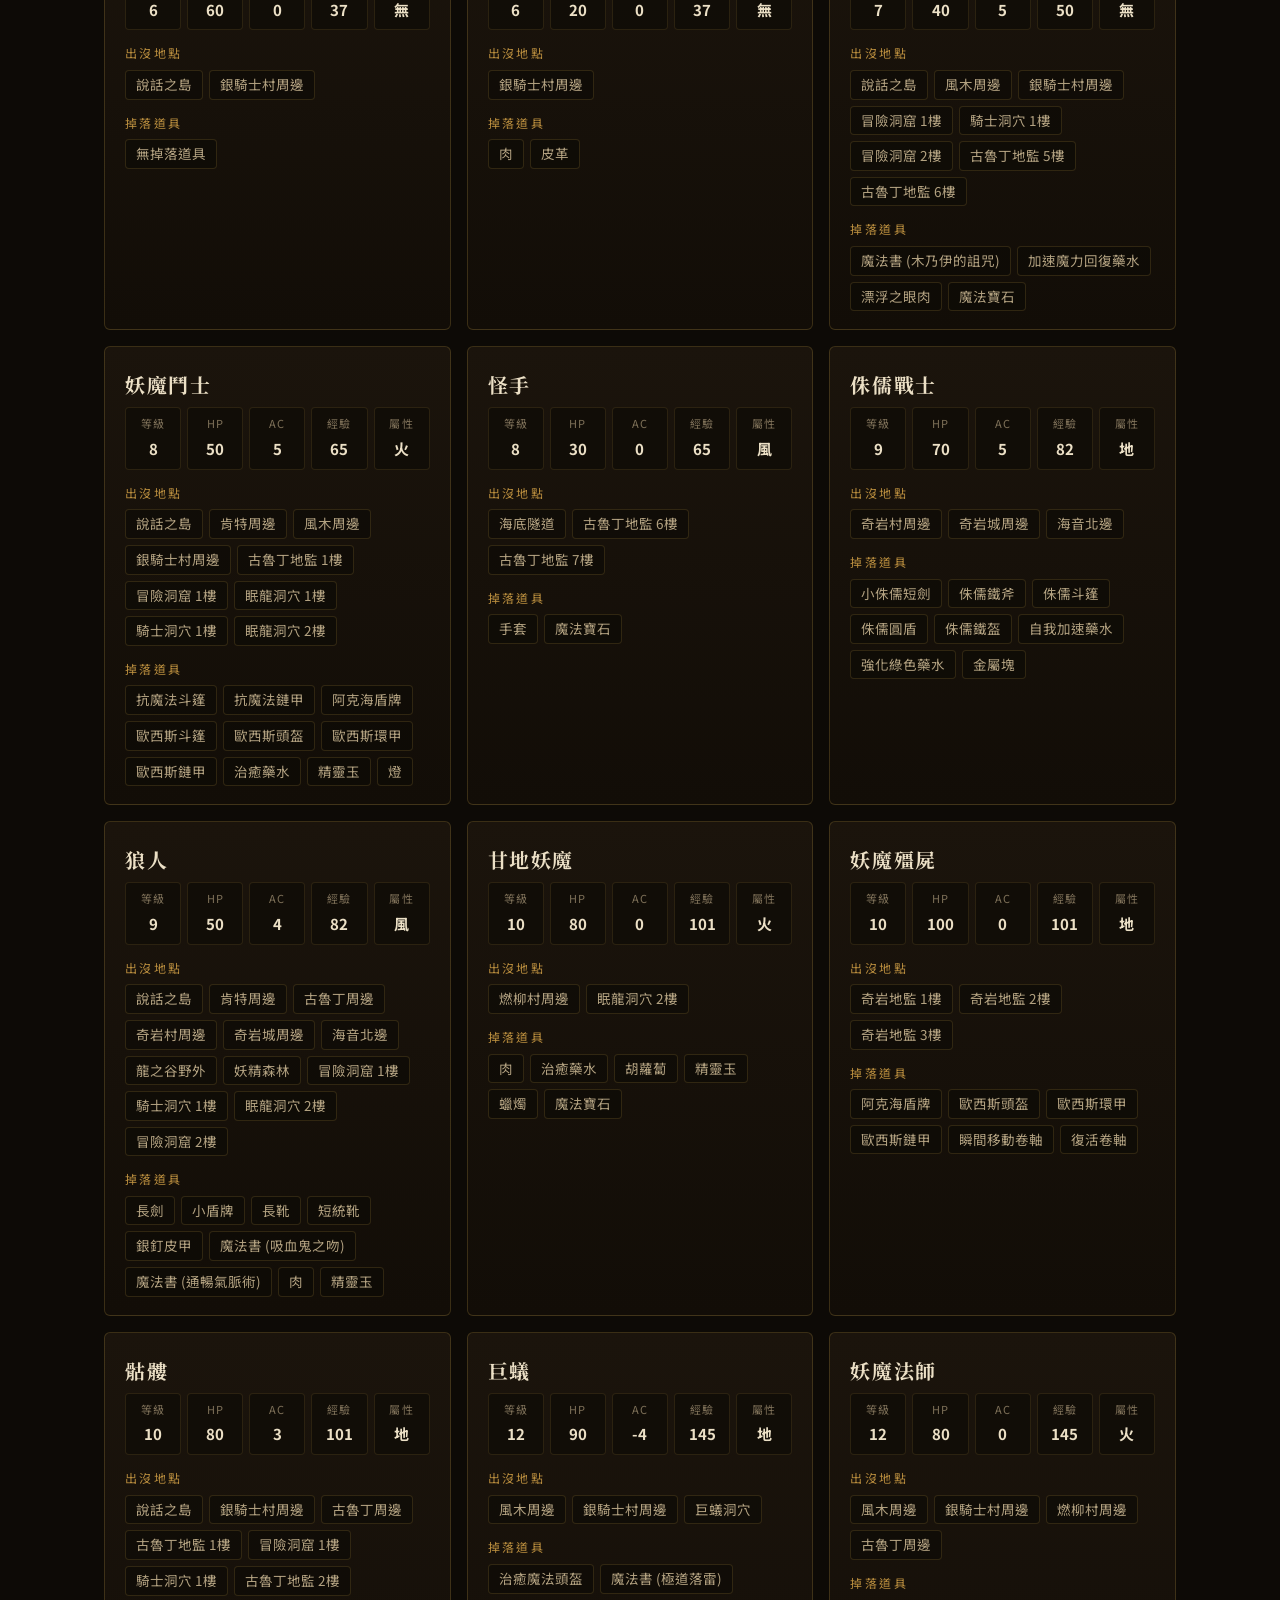
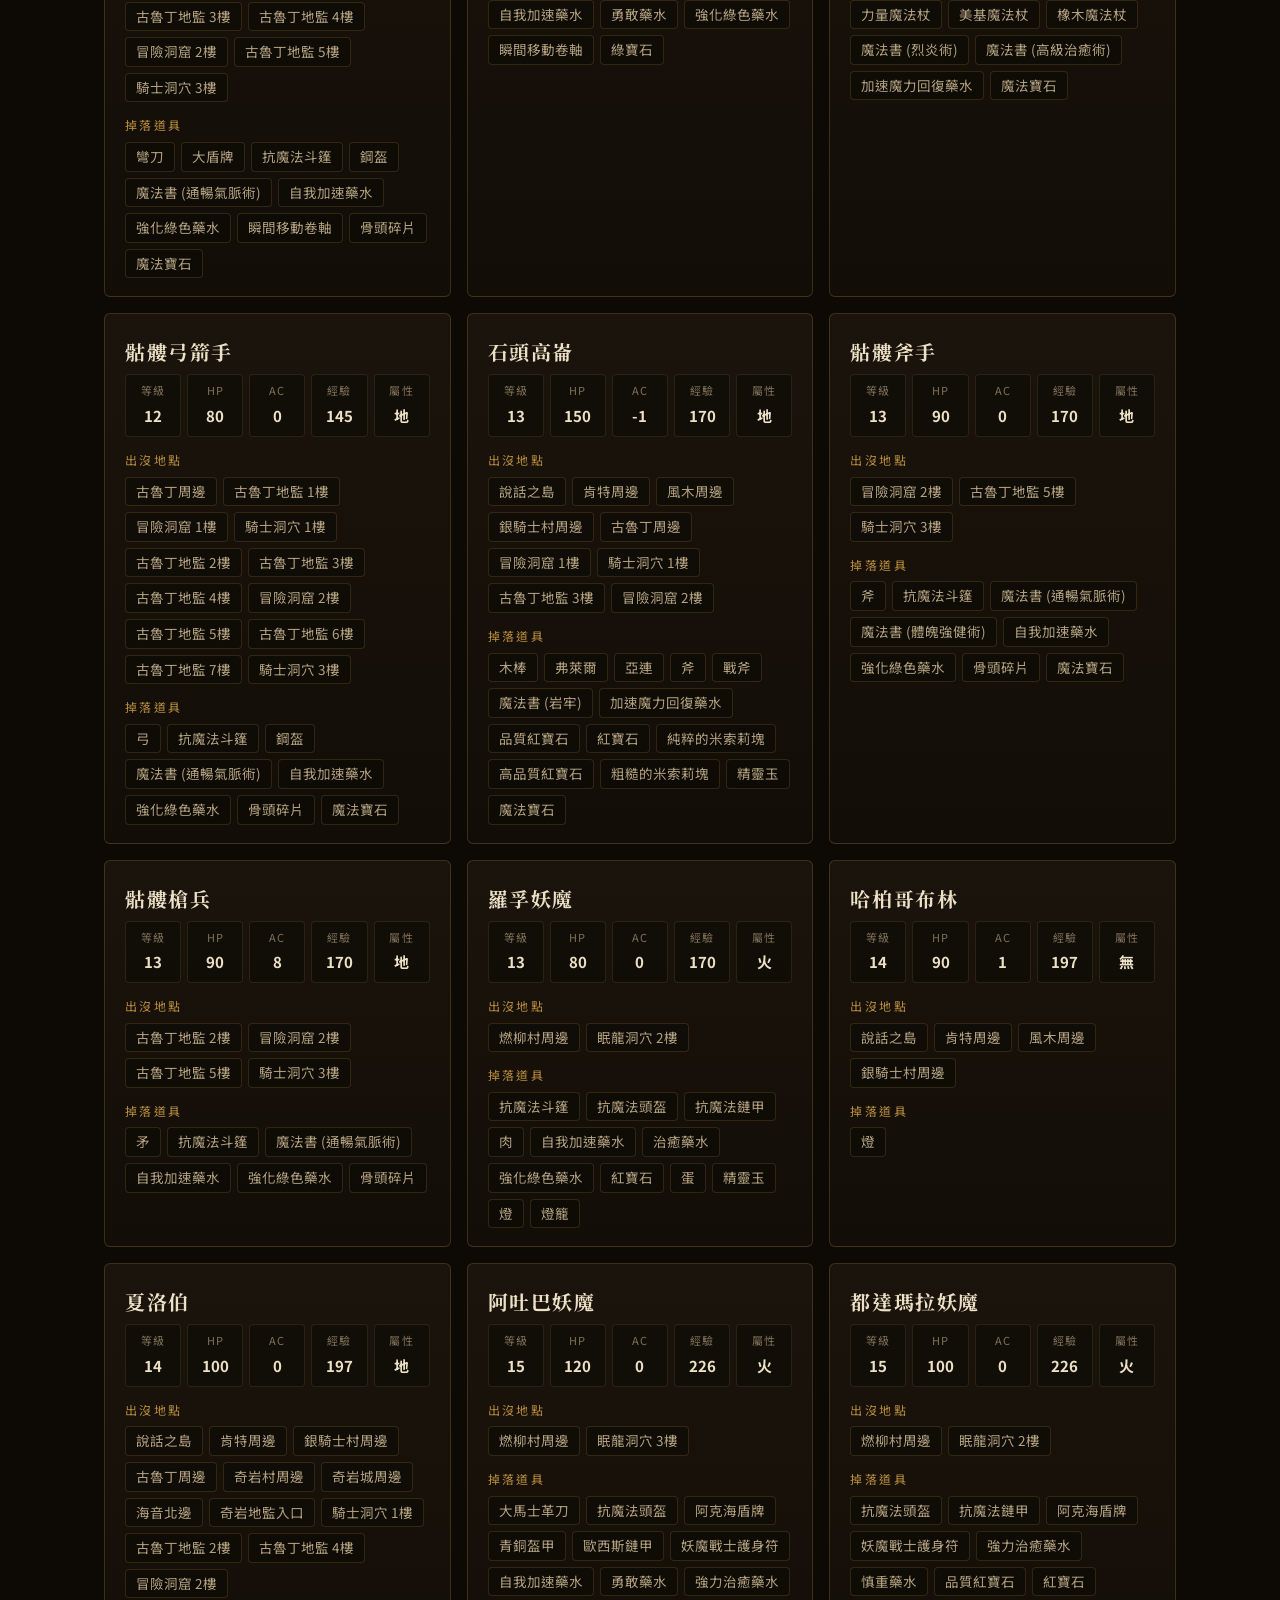
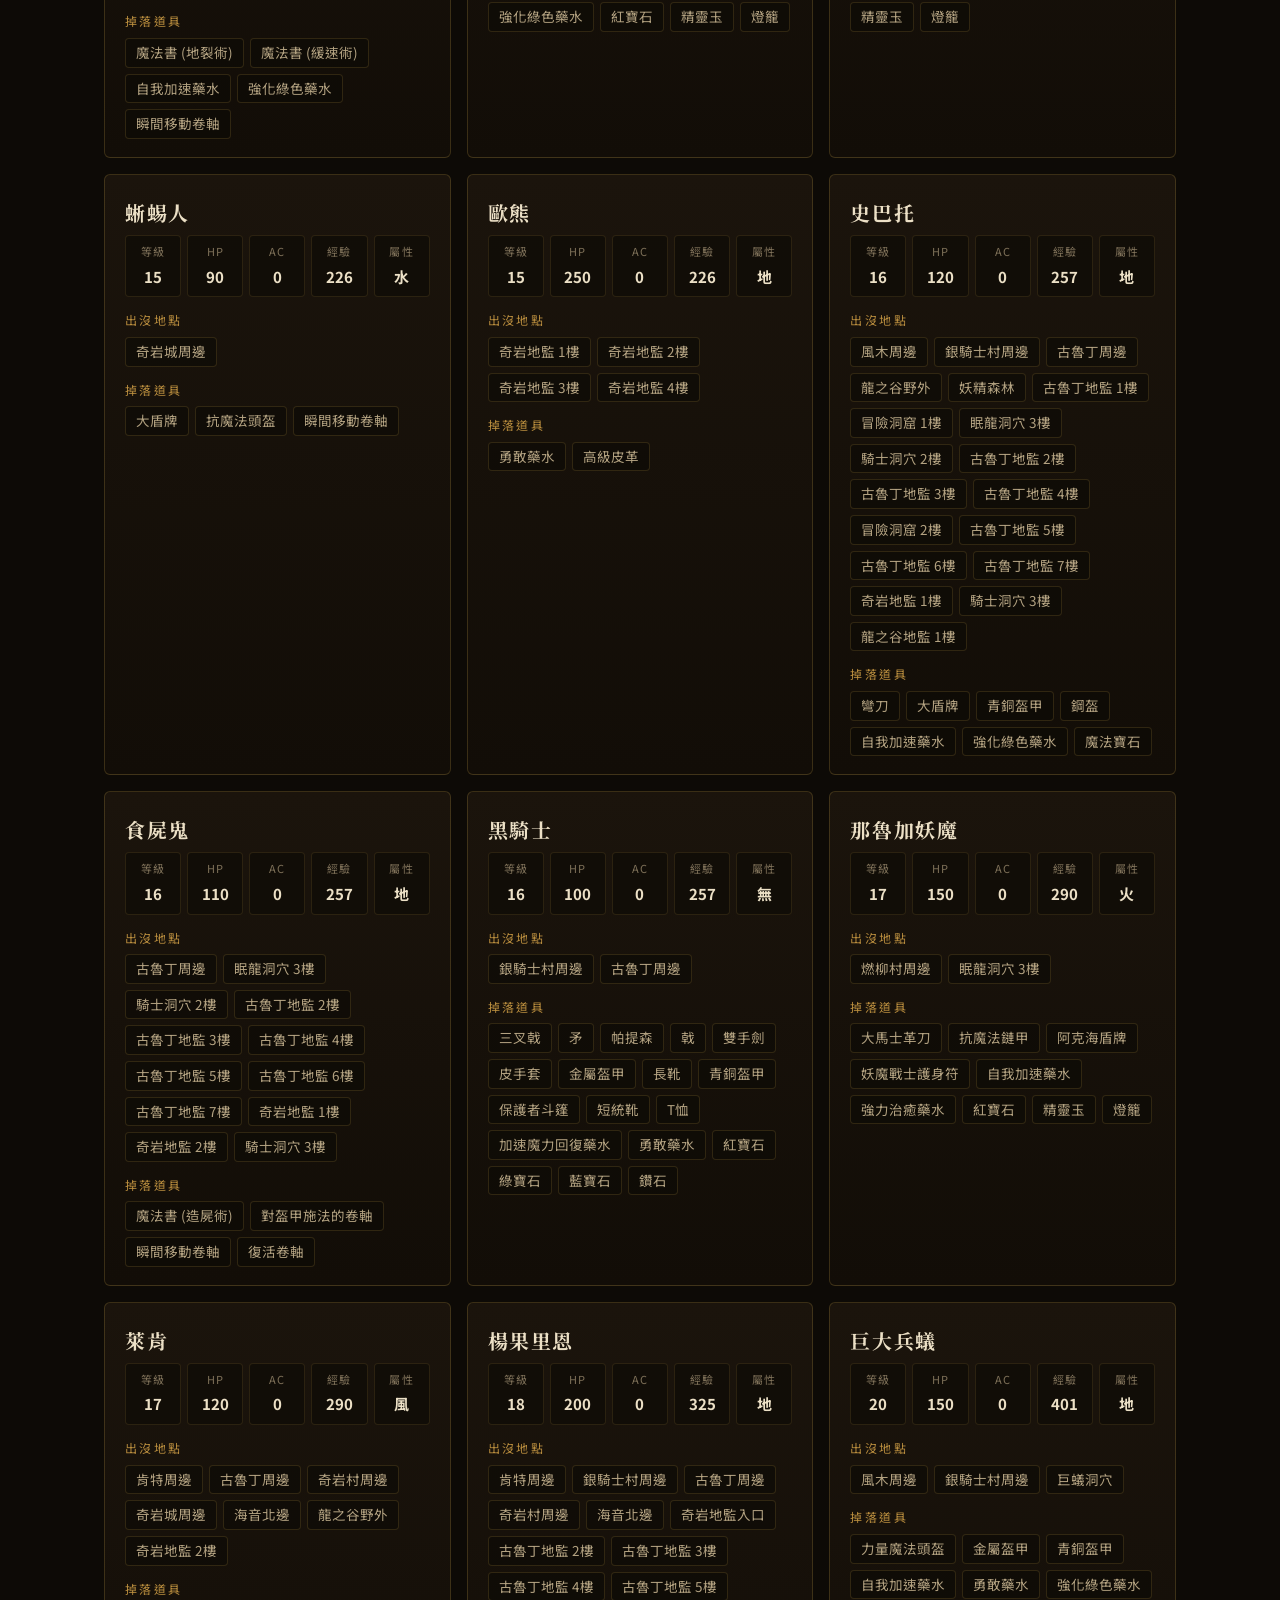
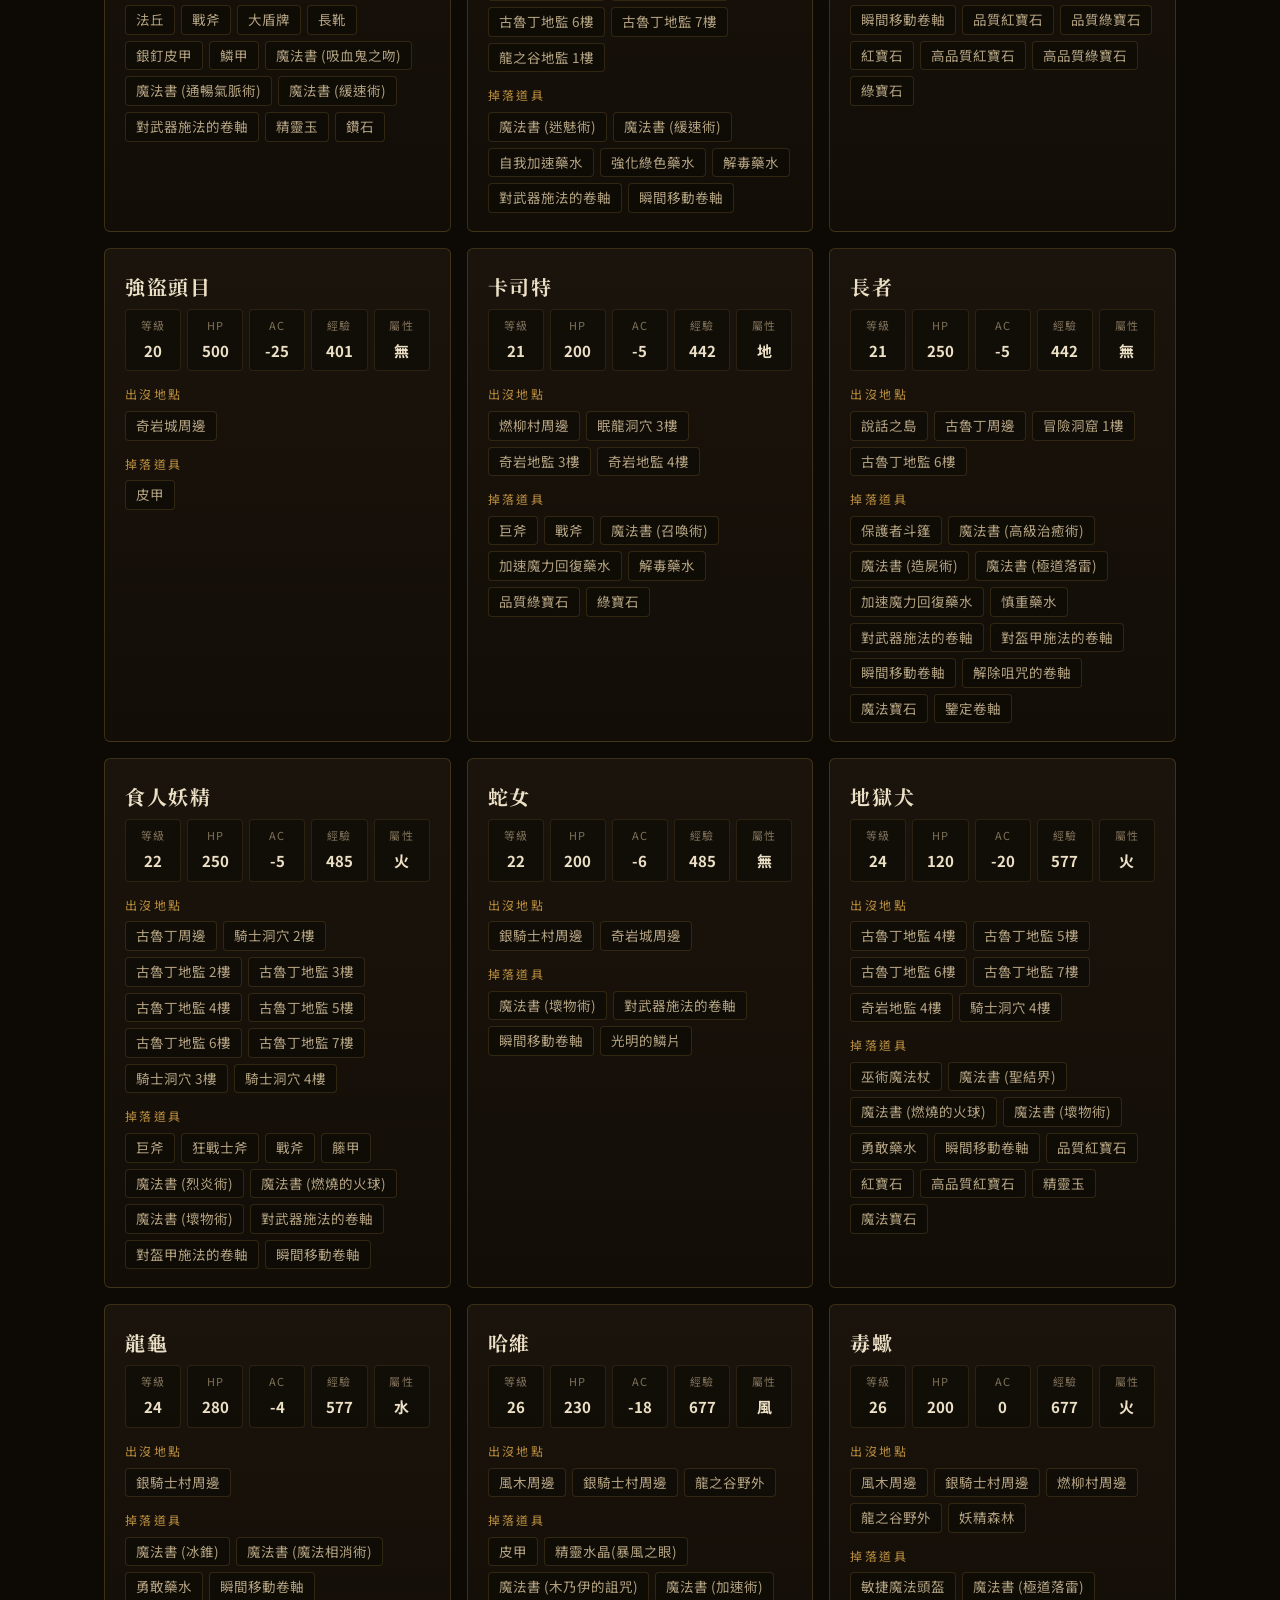
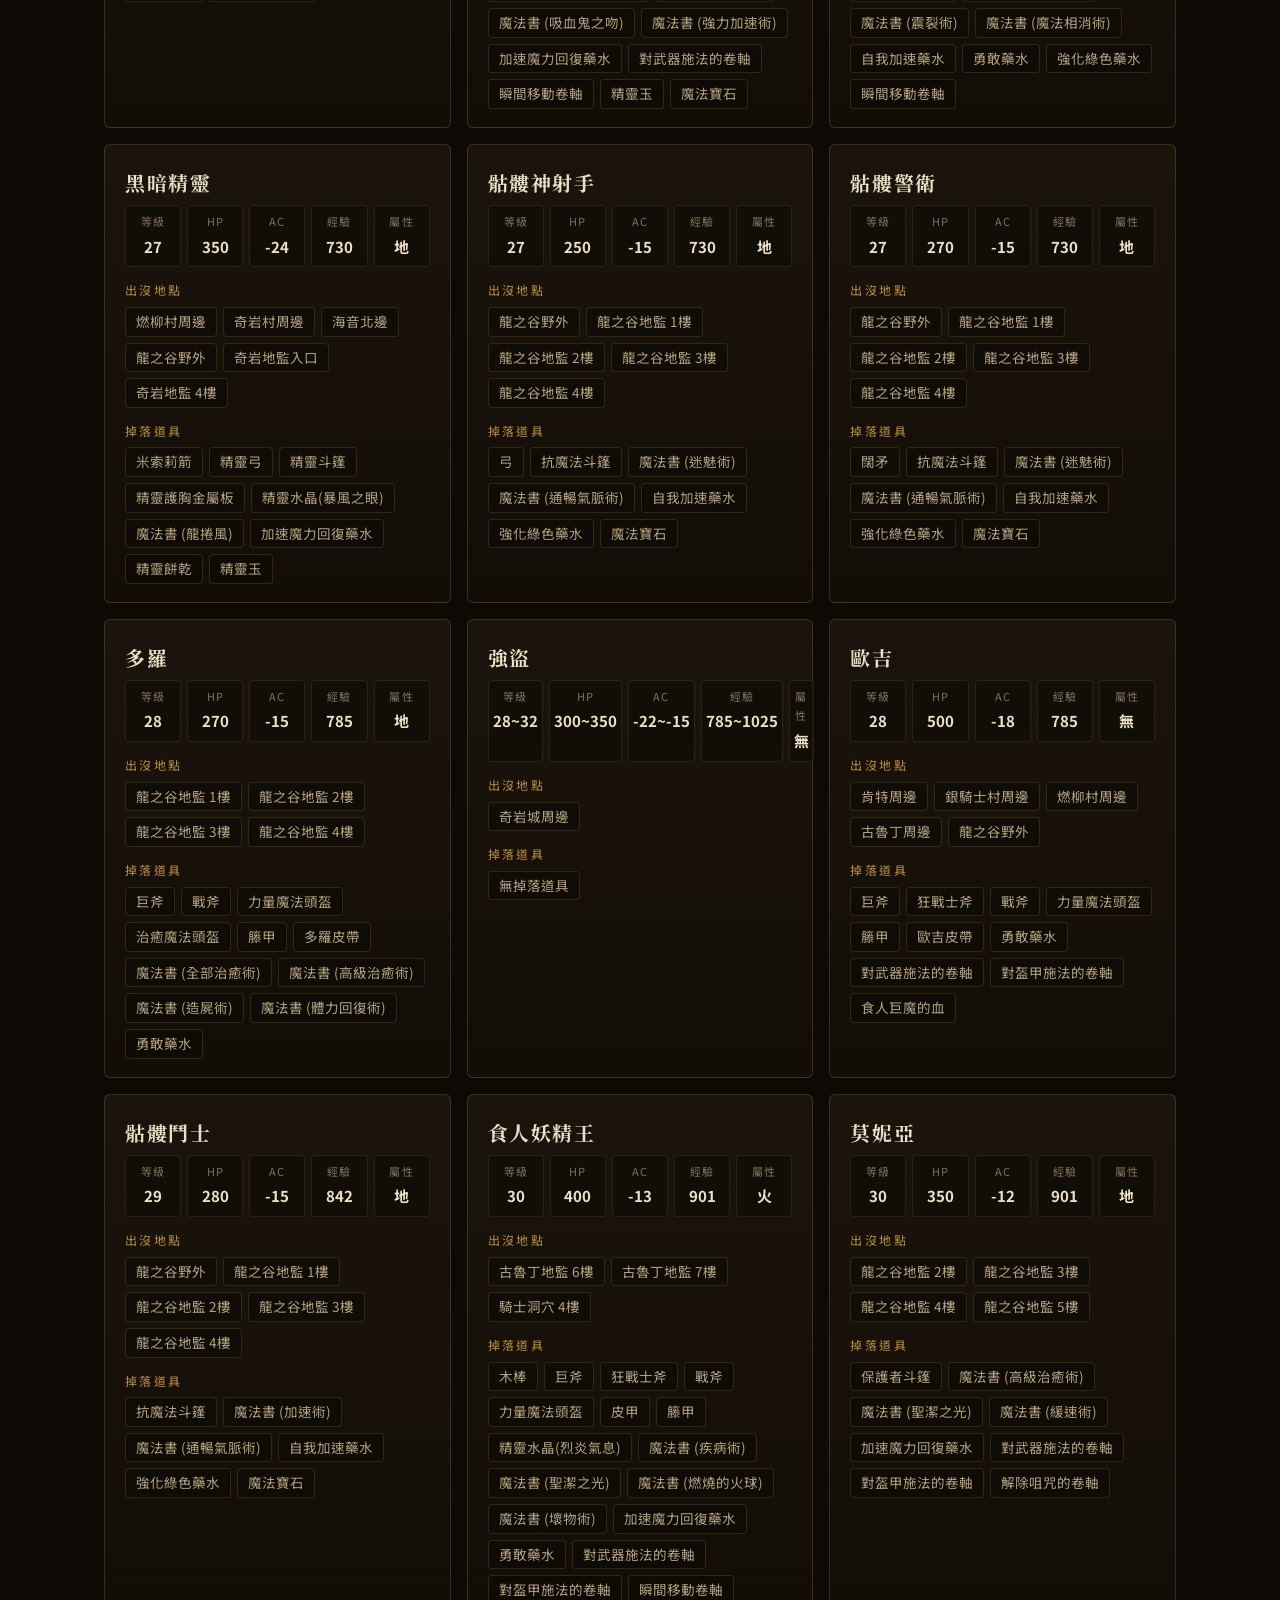
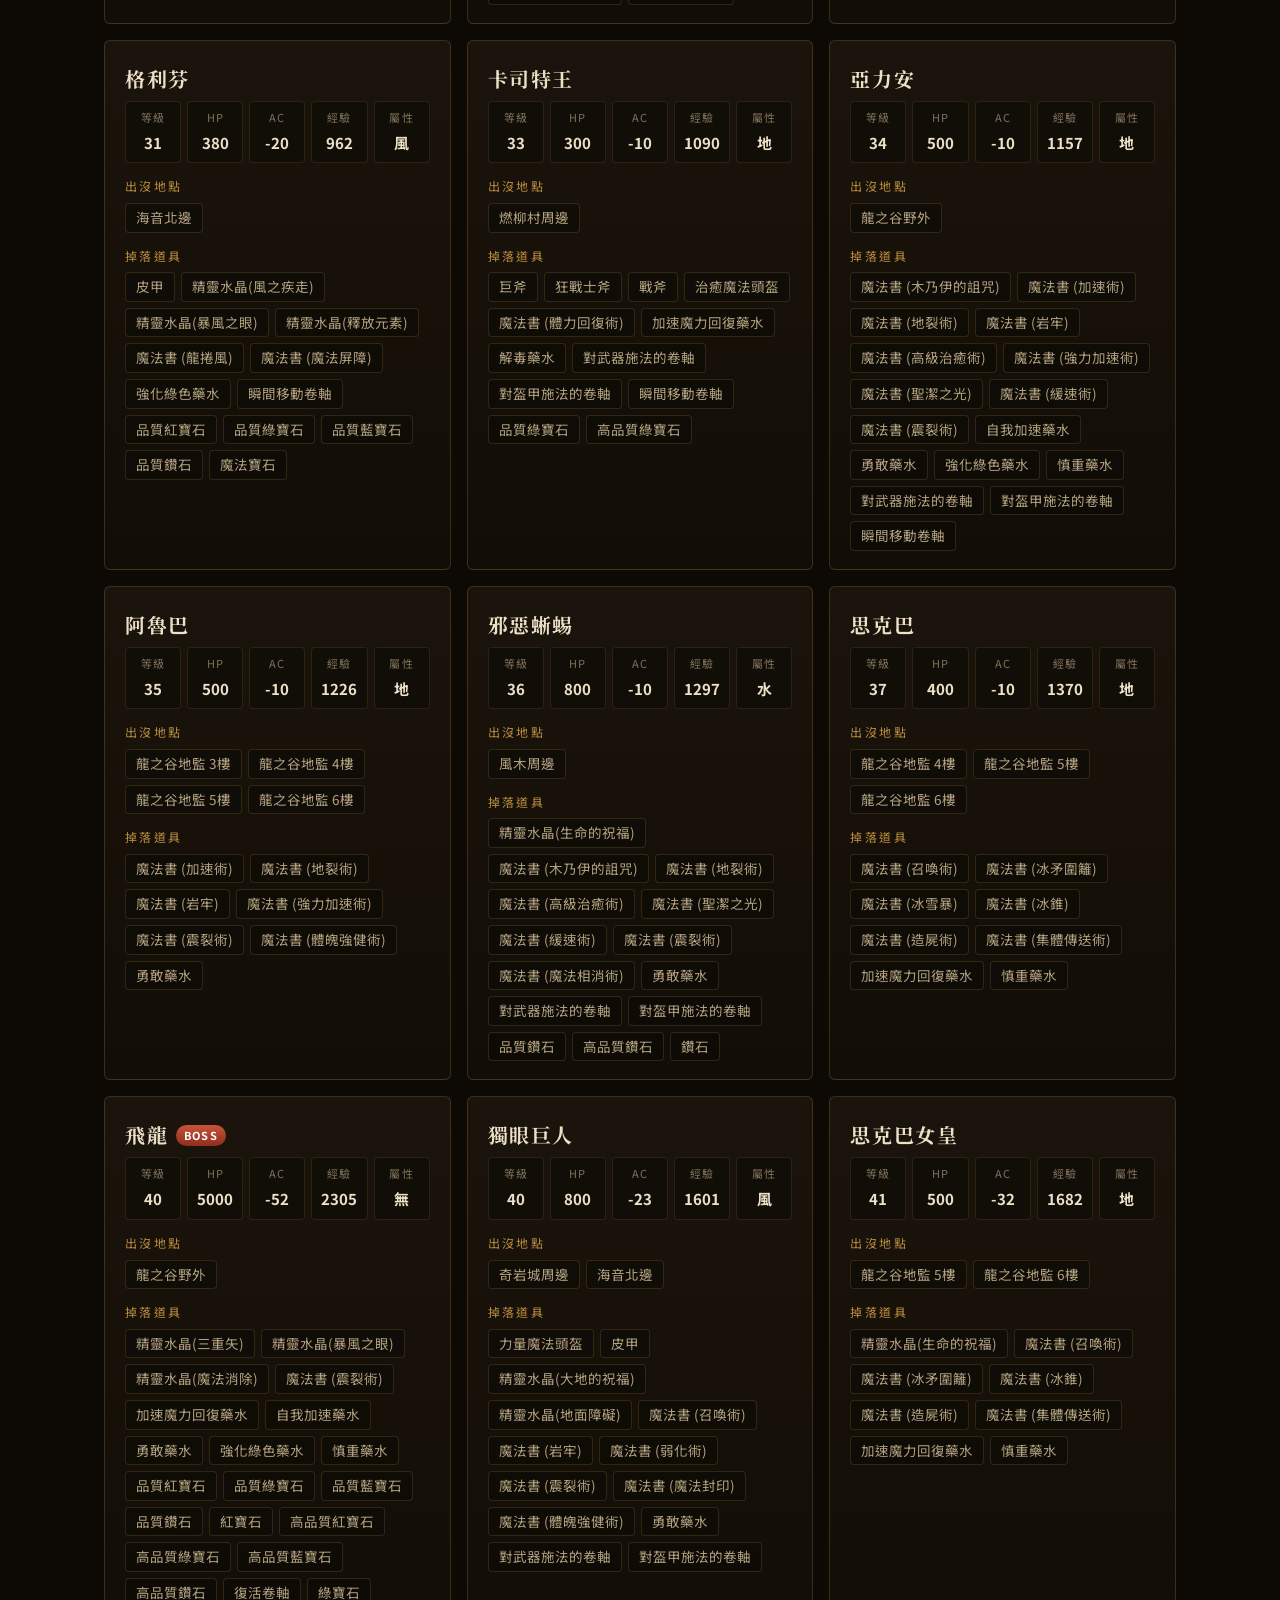
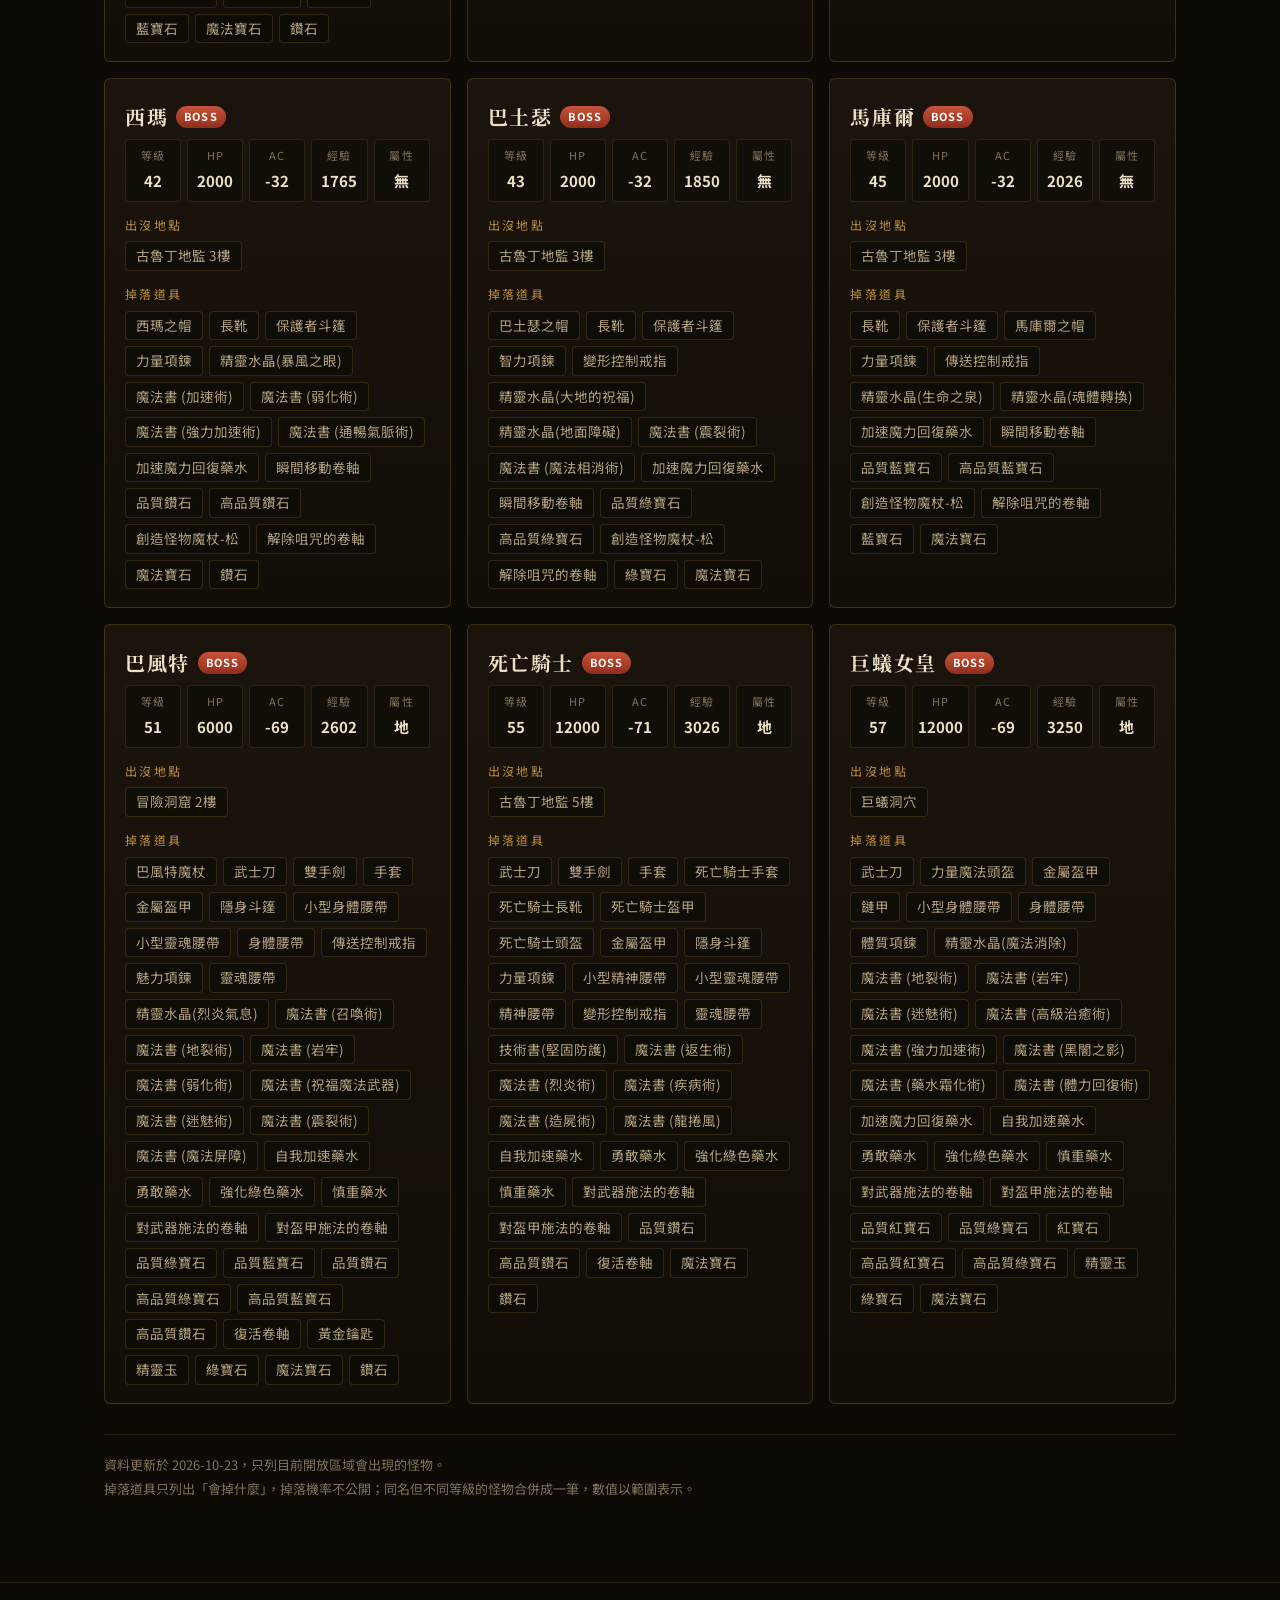
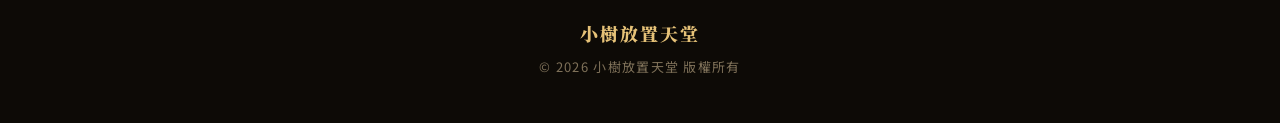
<file: monsters.html>
<!doctype html>
<html lang="zh-Hant">
<head>
<meta charset="utf-8">
<meta name="viewport" content="width=device-width, initial-scale=1">
<title>怪物掉落|小樹放置天堂</title>
<meta name="description" content="小樹放置天堂目前開放區域的怪物能力、出沒地點與掉落道具，也能用道具名反查。">
<meta name="theme-color" content="#0d0a06">
<link rel="icon" href="data:image/svg+xml,%3Csvg xmlns='http://www.w3.org/2000/svg' viewBox='0 0 64 64'%3E%3Crect width='64' height='64' rx='14' fill='%230d0a06'/%3E%3Ccircle cx='32' cy='26' r='17' fill='%23c9a24a'/%3E%3Crect x='28' y='38' width='8' height='18' rx='3' fill='%238a5a34'/%3E%3C/svg%3E">
<link rel="preconnect" href="https://fonts.googleapis.com">
<link rel="preconnect" href="https://fonts.gstatic.com" crossorigin>
<link href="https://fonts.googleapis.com/css2?family=Noto+Serif+TC:wght@600;900&family=Noto+Sans+TC:wght@400;500;700&display=swap" rel="stylesheet">
<link rel="stylesheet" href="site.css">
</head>
<body>

<svg width="0" height="0" style="position:absolute" aria-hidden="true">
  <defs>
    <symbol id="orn" viewBox="0 0 220 14"><path d="M0 7h92M128 7h92" stroke="#b98d3e" stroke-width="1"/><path d="M110 1l6 6-6 6-6-6z" fill="none" stroke="#e6c278" stroke-width="1.2"/><circle cx="96" cy="7" r="1.6" fill="#b98d3e"/><circle cx="124" cy="7" r="1.6" fill="#b98d3e"/></symbol>
  </defs>
</svg>

<nav class="nav" id="nav"></nav>
<script src="nav.js"></script>

<header class="page-hero">
  <div class="wrap">
    <div class="sec-head">
      <div class="en">MONSTERS &amp; DROPS</div>
      <h1>怪物掉落</h1>
      <svg class="orn"><use href="#orn"/></svg>
      <p>打什麼掉什麼，也能輸入道具名反查哪隻怪會掉</p>
    </div>
    <div class="subtabs"><a href="zones.html">獵場列表</a><a href="monsters.html" class="on">怪物掉落</a></div>
  </div>
</header>

<main class="data-sec">
  <div class="wrap">
    <div class="toolbar">
      <label class="search">
        <svg viewBox="0 0 24 24" fill="none" stroke="currentColor" stroke-width="2" stroke-linecap="round" aria-hidden="true"><circle cx="11" cy="11" r="7"/><path d="m20 20-4-4"/></svg>
        <input id="q" type="search" placeholder="搜尋怪物名，或輸入道具名找哪隻怪會掉" autocomplete="off">
      </label>
      <div class="chips" id="chips"></div>
    </div>
    <p class="result-note" id="note"></p>
    <div class="cards" id="list"></div>
    <div class="data-note" id="foot"></div>
  </div>
</main>

<footer>
  <div class="wrap"><span class="brand">小樹放置天堂</span>© 2026 小樹放置天堂 版權所有</div>
</footer>

<script src="data/wiki.js"></script>
<script>
(function () {
  var W = window.WIKI;
  var list = document.getElementById('list');
  if (!W) { list.innerHTML = '<p class="empty">資料載入失敗，請重新整理頁面。</p>'; return; }
  var esc = function (s) { return String(s).replace(/&/g, '&amp;').replace(/</g, '&lt;').replace(/"/g, '&quot;'); };
  var zoneName = {};
  W.zones.forEach(function (z) { zoneName[z.id] = z.n; });
  var zoneOrder = {};
  W.zones.forEach(function (z, i) { zoneOrder[z.id] = i; });
  var mobs = Object.keys(W.mobs).map(function (k) { return W.mobs[k]; })
    .sort(function (a, b) { return a.lv - b.lv || a.n.localeCompare(b.n, 'zh-Hant'); });

  var FILTERS = [
    ['all', '全部', function () { return true; }],
    ['1', 'Lv 1~10', function (m) { return m.lv <= 10; }],
    ['2', 'Lv 11~20', function (m) { return m.lv > 10 && m.lv <= 20; }],
    ['3', 'Lv 21~30', function (m) { return m.lv > 20 && m.lv <= 30; }],
    ['4', 'Lv 31 以上', function (m) { return m.lv > 30; }],
    ['boss', 'BOSS', function (m) { return m.boss; }],
  ];
  var state = { f: 'all', q: '' };

  var chips = document.getElementById('chips');
  chips.innerHTML = FILTERS.map(function (f) { return '<button class="chip" data-f="' + f[0] + '">' + f[1] + '</button>'; }).join('');
  chips.addEventListener('click', function (e) {
    var b = e.target.closest('.chip'); if (!b) return;
    state.f = b.dataset.f; render();
  });
  var q = document.getElementById('q');
  q.addEventListener('input', function () { state.q = q.value.trim(); render(); });

  function card(m) {
    var hitDrop = state.q && m.n.indexOf(state.q) < 0;
    var where = m.z.slice().sort(function (a, b) { return zoneOrder[a] - zoneOrder[b]; }).map(function (id) {
      return '<a class="tag" href="zones.html#z=' + encodeURIComponent(id) + '">' + esc(zoneName[id] || id) + '</a>';
    }).join('');
    var drops = m.d.length ? m.d.map(function (d) {
      return '<span class="tag' + (hitDrop && d.indexOf(state.q) >= 0 ? ' mark' : '') + '">' + esc(d) + '</span>';
    }).join('') : '<span class="tag">無掉落道具</span>';
    return '<div class="dcard" id="m-' + esc(m.n) + '">' +
      '<h3>' + esc(m.n) + (m.boss ? ' <span class="boss-badge">BOSS</span>' : '') + '</h3>' +
      '<div class="stats">' +
        '<div><span>等級</span><b>' + esc(m.lvs) + '</b></div>' +
        '<div><span>HP</span><b>' + esc(m.hp) + '</b></div>' +
        '<div><span>AC</span><b>' + esc(m.ac) + '</b></div>' +
        '<div><span>經驗</span><b>' + esc(m.exp) + '</b></div>' +
        '<div><span>屬性</span><b>' + esc(m.e) + '</b></div>' +
      '</div>' +
      '<div class="lbl">出沒地點</div><div class="tags">' + where + '</div>' +
      '<div class="lbl">掉落道具</div><div class="tags">' + drops + '</div></div>';
  }

  function render() {
    chips.querySelectorAll('.chip').forEach(function (b) { b.classList.toggle('on', b.dataset.f === state.f); });
    var fn = FILTERS.filter(function (f) { return f[0] === state.f; })[0][2];
    var ms = mobs.filter(function (m) {
      if (!fn(m)) return false;
      if (!state.q) return true;
      return m.n.indexOf(state.q) >= 0 || m.d.some(function (d) { return d.indexOf(state.q) >= 0; }) ||
        m.z.some(function (id) { return (zoneName[id] || '').indexOf(state.q) >= 0; });
    });
    document.getElementById('note').textContent = '找到 ' + ms.length + ' 種怪物' + (state.q ? '(怪物名、掉落道具或出沒地點含「' + state.q + '」)' : '');
    list.innerHTML = ms.length ? ms.map(card).join('') : '<p class="empty">找不到符合的怪物或道具</p>';
  }

  document.getElementById('foot').innerHTML = '資料更新於 ' + esc(W.at) + '，只列目前開放區域會出現的怪物。<br>掉落道具只列出「會掉什麼」，掉落機率不公開；同名但不同等級的怪物合併成一筆，數值以範圍表示。';

  // 從獵場頁點怪物名過來:#m=怪物名 → 直接搜尋牠
  function fromHash() {
    var h = location.hash.match(/^#m=(.+)$/);
    if (h) { state.q = decodeURIComponent(h[1]); q.value = state.q; state.f = 'all'; }
    render();
    if (h) {
      var el = document.getElementById('m-' + state.q);
      if (el) { el.classList.add('hit'); el.scrollIntoView({ block: 'center' }); }
    }
  }
  window.addEventListener('hashchange', fromHash);
  fromHash();
})();
</script>
</body>
</html>
</file>
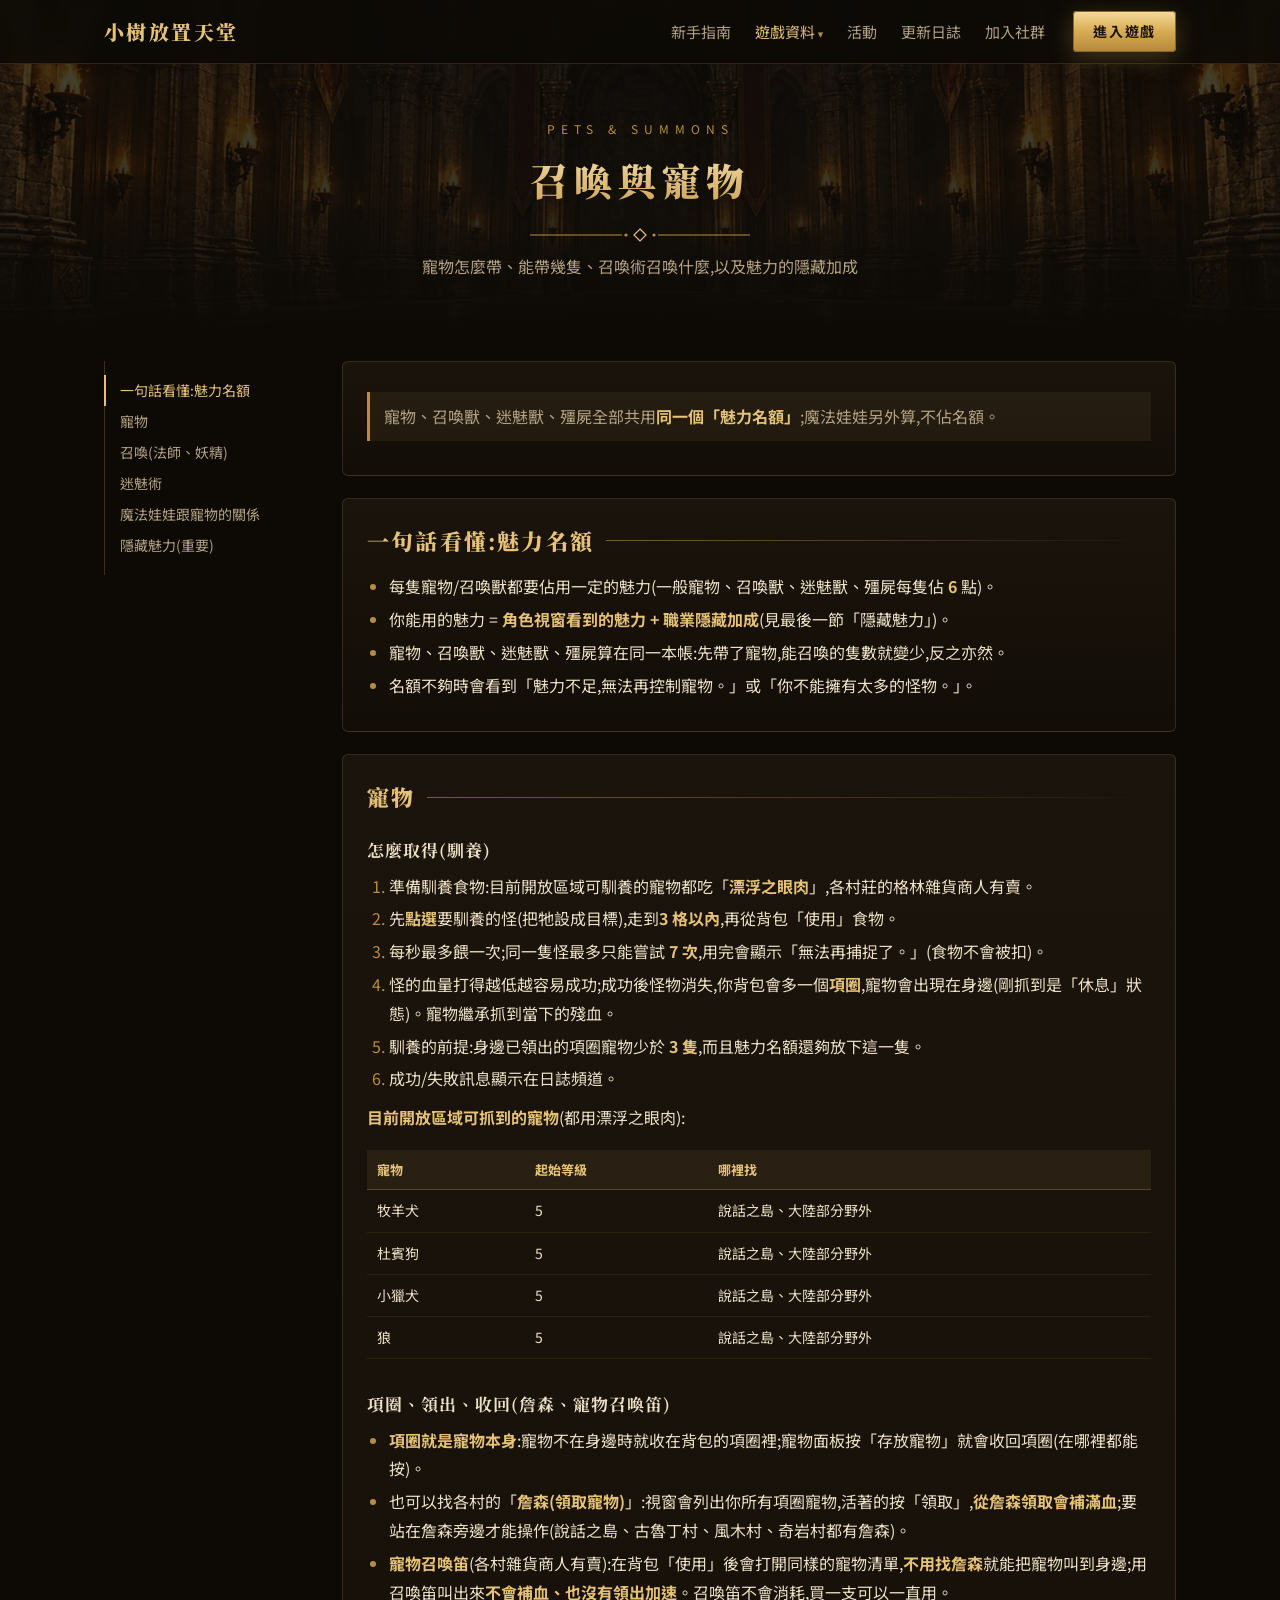
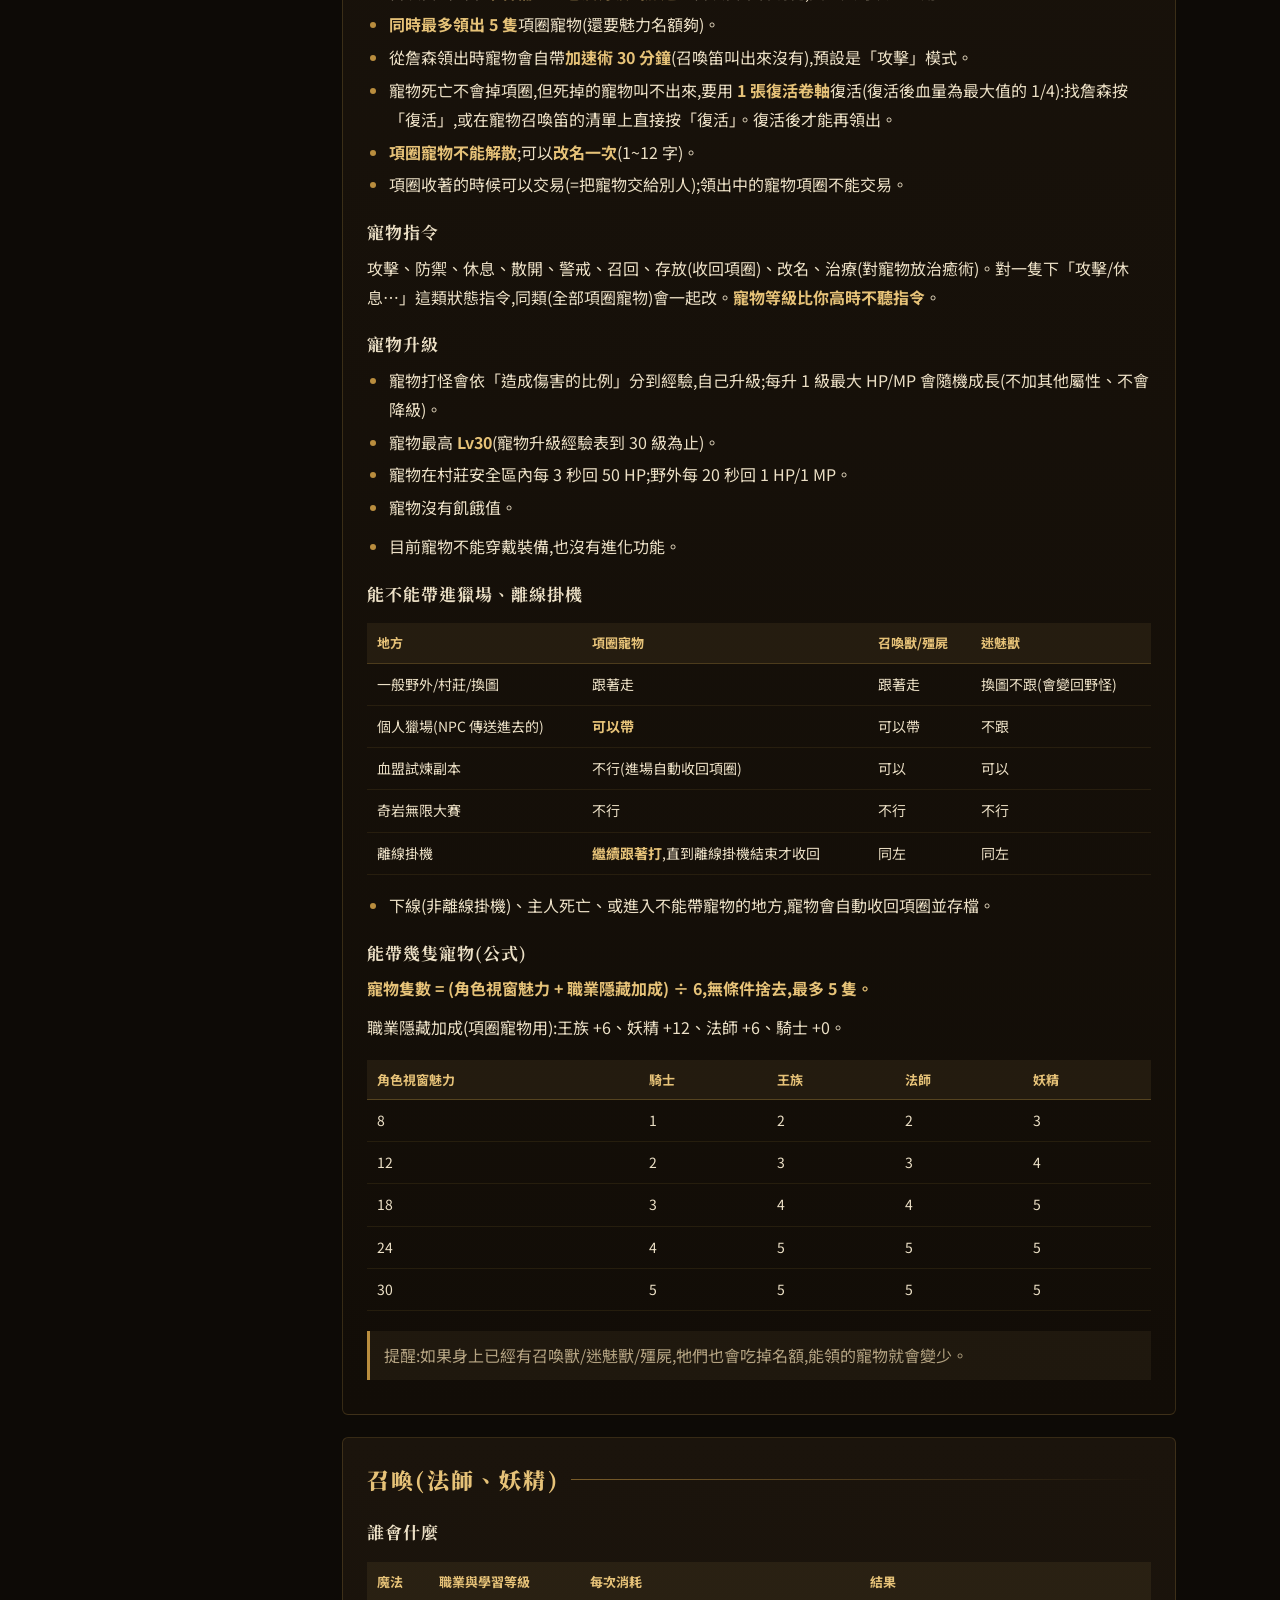
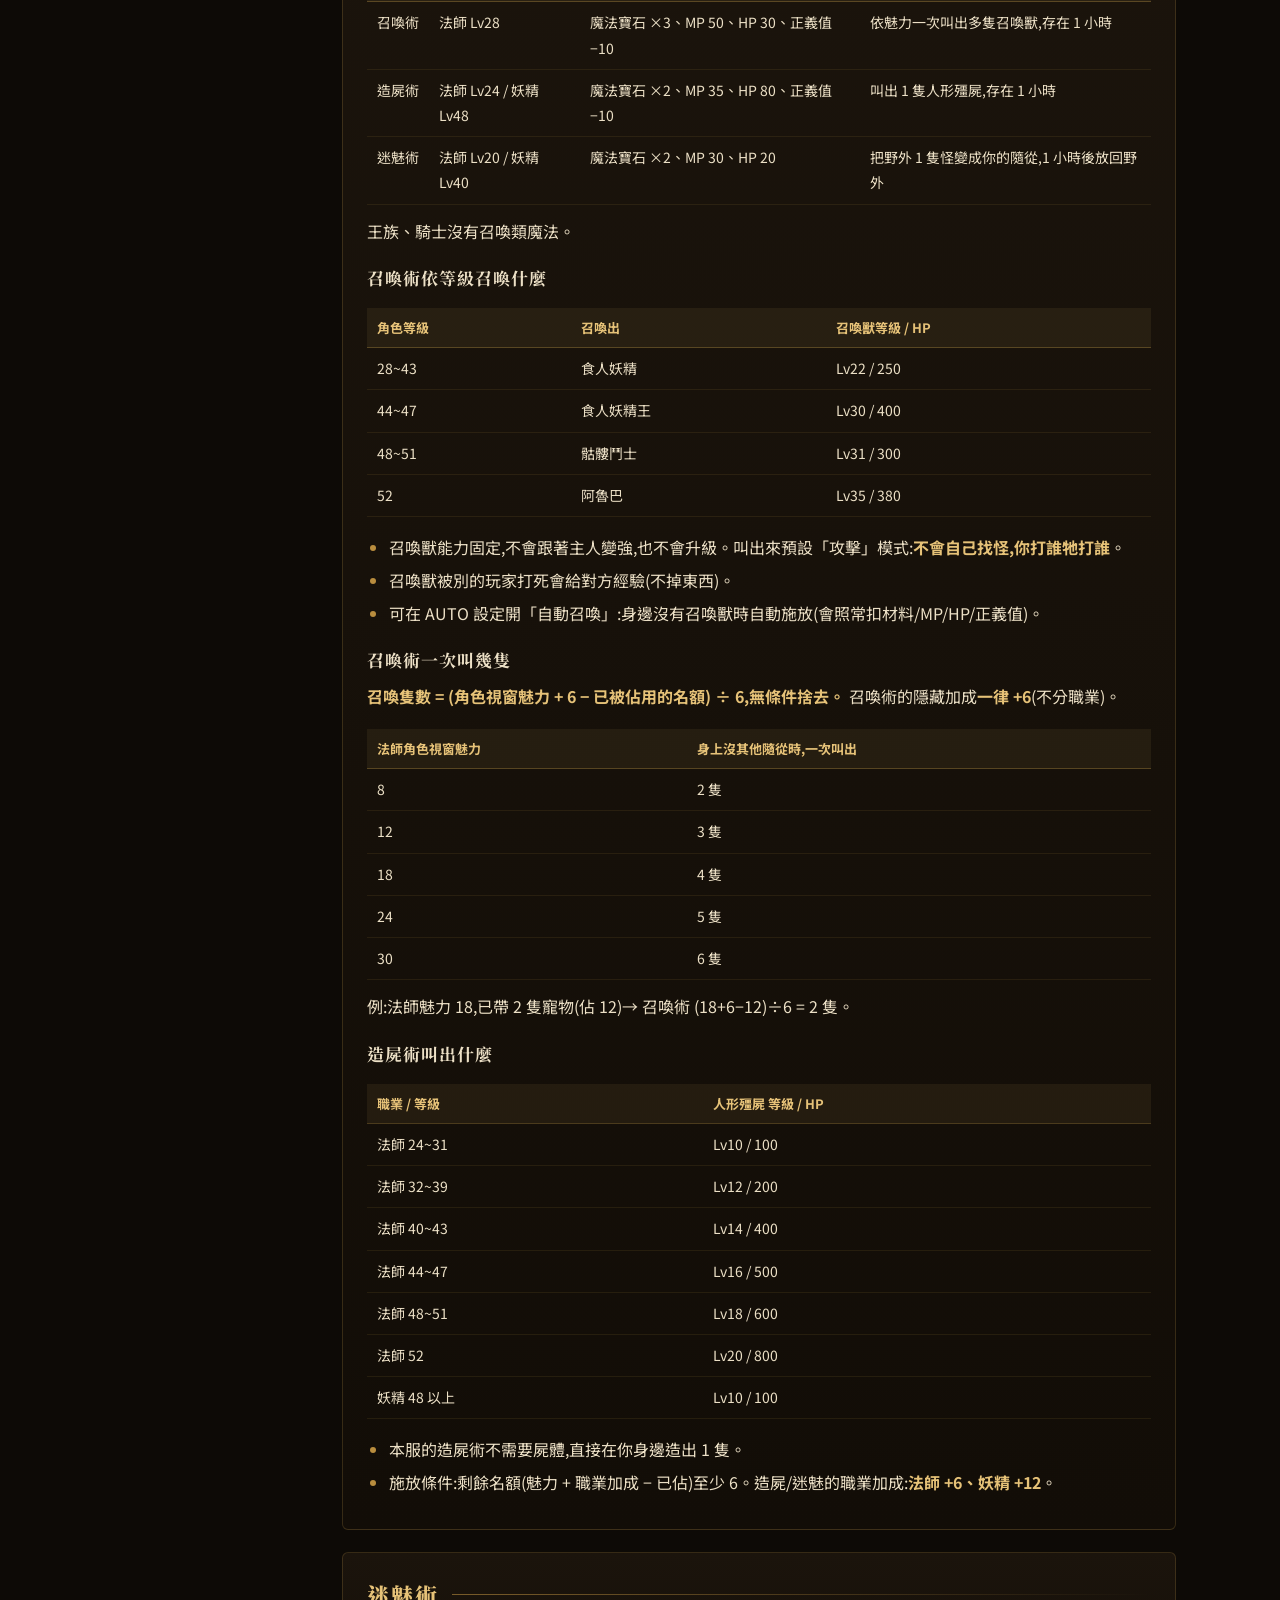
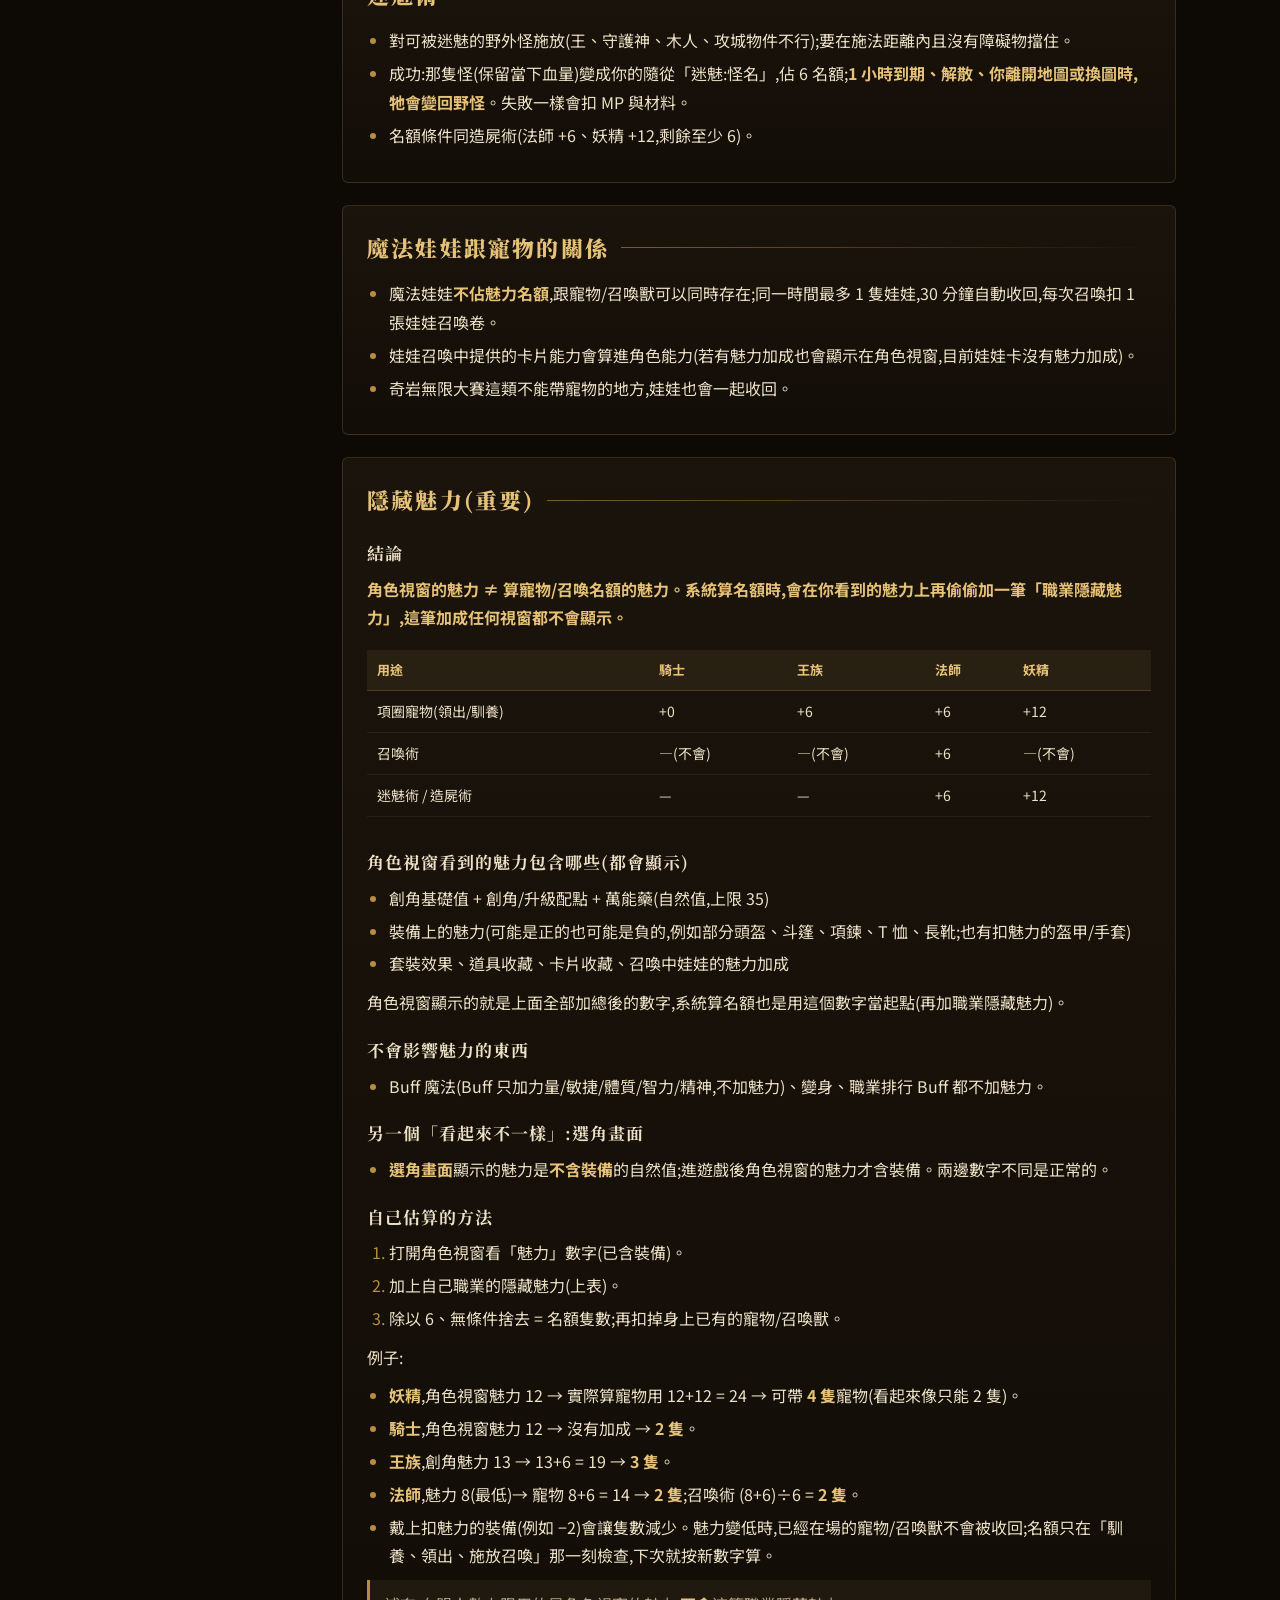
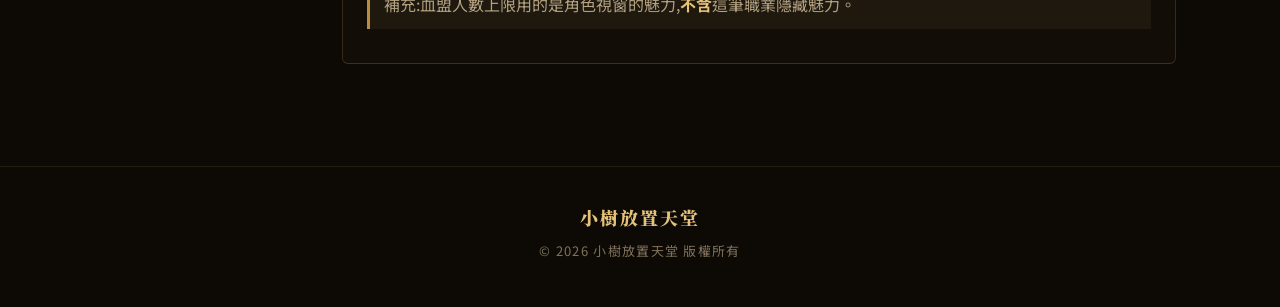
<file: pets.html>
<!doctype html>
<html lang="zh-Hant">
<head>
<meta charset="utf-8">
<meta name="viewport" content="width=device-width, initial-scale=1">
<title>召喚與寵物|小樹放置天堂</title>
<meta name="description" content="寵物怎麼帶、能帶幾隻、召喚術召喚什麼,以及魅力的隱藏加成">
<meta name="theme-color" content="#0d0a06">
<link rel="icon" href="data:image/svg+xml,%3Csvg xmlns='http://www.w3.org/2000/svg' viewBox='0 0 64 64'%3E%3Crect width='64' height='64' rx='14' fill='%230d0a06'/%3E%3Ccircle cx='32' cy='26' r='17' fill='%23c9a24a'/%3E%3Crect x='28' y='38' width='8' height='18' rx='3' fill='%238a5a34'/%3E%3C/svg%3E">
<link rel="preconnect" href="https://fonts.googleapis.com">
<link rel="preconnect" href="https://fonts.gstatic.com" crossorigin>
<link href="https://fonts.googleapis.com/css2?family=Noto+Serif+TC:wght@600;900&family=Noto+Sans+TC:wght@400;500;700&display=swap" rel="stylesheet">
<link rel="stylesheet" href="site.css">
</head>
<body>
<svg width="0" height="0" style="position:absolute" aria-hidden="true"><defs><symbol id="orn" viewBox="0 0 220 14"><path d="M0 7h92M128 7h92" stroke="#b98d3e" stroke-width="1"/><path d="M110 1l6 6-6 6-6-6z" fill="none" stroke="#e6c278" stroke-width="1.2"/><circle cx="96" cy="7" r="1.6" fill="#b98d3e"/><circle cx="124" cy="7" r="1.6" fill="#b98d3e"/></symbol></defs></svg>
<nav class="nav" id="nav"></nav>
<script src="nav.js"></script>
<header class="page-hero">
  <div class="wrap">
    <div class="sec-head">
      <div class="en">PETS &amp; SUMMONS</div>
      <h1>召喚與寵物</h1>
      <svg class="orn"><use href="#orn"/></svg>
      <p>寵物怎麼帶、能帶幾隻、召喚術召喚什麼,以及魅力的隱藏加成</p>
    </div>
  </div>
</header>
<main class="data-sec">
  <div class="wrap">
    <div class="doc-wrap"><nav class="toc"><a href="#s2">一句話看懂:魅力名額</a><a href="#s3">寵物</a><a href="#s4">召喚(法師、妖精)</a><a href="#s5">迷魅術</a><a href="#s6">魔法娃娃跟寵物的關係</a><a href="#s7">隱藏魅力(重要)</a></nav><div class="doc"><section class="sec" id="s1"><blockquote>寵物、召喚獸、迷魅獸、殭屍全部共用<strong>同一個「魅力名額」</strong>;魔法娃娃另外算,不佔名額。</blockquote></section><section class="sec" id="s2"><h2>一句話看懂:魅力名額</h2><ul><li>每隻寵物/召喚獸都要佔用一定的魅力(一般寵物、召喚獸、迷魅獸、殭屍每隻佔 <strong>6</strong> 點)。</li><li>你能用的魅力 = <strong>角色視窗看到的魅力 + 職業隱藏加成</strong>(見最後一節「隱藏魅力」)。</li><li>寵物、召喚獸、迷魅獸、殭屍算在同一本帳:先帶了寵物,能召喚的隻數就變少,反之亦然。</li><li>名額不夠時會看到「魅力不足,無法再控制寵物。」或「你不能擁有太多的怪物。」。</li></ul></section><section class="sec" id="s3"><h2>寵物</h2><h3>怎麼取得(馴養)</h3><ol><li>準備馴養食物:目前開放區域可馴養的寵物都吃「<strong>漂浮之眼肉</strong>」,各村莊的格林雜貨商人有賣。</li><li>先<strong>點選</strong>要馴養的怪(把牠設成目標),走到<strong>3 格以內</strong>,再從背包「使用」食物。</li><li>每秒最多餵一次;同一隻怪最多只能嘗試 <strong>7 次</strong>,用完會顯示「無法再捕捉了。」(食物不會被扣)。</li><li>怪的血量打得越低越容易成功;成功後怪物消失,你背包會多一個<strong>項圈</strong>,寵物會出現在身邊(剛抓到是「休息」狀態)。寵物繼承抓到當下的殘血。</li><li>馴養的前提:身邊已領出的項圈寵物少於 <strong>3 隻</strong>,而且魅力名額還夠放下這一隻。</li><li>成功/失敗訊息顯示在日誌頻道。</li></ol><p><strong>目前開放區域可抓到的寵物</strong>(都用漂浮之眼肉):</p><div class="tbl"><table><tr><th>寵物</th><th>起始等級</th><th>哪裡找</th></tr><tr><td>牧羊犬</td><td>5</td><td>說話之島、大陸部分野外</td></tr><tr><td>杜賓狗</td><td>5</td><td>說話之島、大陸部分野外</td></tr><tr><td>小獵犬</td><td>5</td><td>說話之島、大陸部分野外</td></tr><tr><td>狼</td><td>5</td><td>說話之島、大陸部分野外</td></tr></table></div><h3>項圈、領出、收回(詹森、寵物召喚笛)</h3><ul><li><strong>項圈就是寵物本身</strong>:寵物不在身邊時就收在背包的項圈裡;寵物面板按「存放寵物」就會收回項圈(在哪裡都能按)。</li><li>也可以找各村的「<strong>詹森(領取寵物)</strong>」:視窗會列出你所有項圈寵物,活著的按「領取」,<strong>從詹森領取會補滿血</strong>;要站在詹森旁邊才能操作(說話之島、古魯丁村、風木村、奇岩村都有詹森)。</li><li><strong>寵物召喚笛</strong>(各村雜貨商人有賣):在背包「使用」後會打開同樣的寵物清單,<strong>不用找詹森</strong>就能把寵物叫到身邊;用召喚笛叫出來<strong>不會補血、也沒有領出加速</strong>。召喚笛不會消耗,買一支可以一直用。</li><li><strong>同時最多領出 5 隻</strong>項圈寵物(還要魅力名額夠)。</li><li>從詹森領出時寵物會自帶<strong>加速術 30 分鐘</strong>(召喚笛叫出來沒有),預設是「攻擊」模式。</li><li>寵物死亡不會掉項圈,但死掉的寵物叫不出來,要用 <strong>1 張復活卷軸</strong>復活(復活後血量為最大值的 1/4):找詹森按「復活」,或在寵物召喚笛的清單上直接按「復活」。復活後才能再領出。</li><li><strong>項圈寵物不能解散</strong>;可以<strong>改名一次</strong>(1~12 字)。</li><li>項圈收著的時候可以交易(=把寵物交給別人);領出中的寵物項圈不能交易。</li></ul><h3>寵物指令</h3><p>攻擊、防禦、休息、散開、警戒、召回、存放(收回項圈)、改名、治療(對寵物放治癒術)。對一隻下「攻擊/休息…」這類狀態指令,同類(全部項圈寵物)會一起改。<strong>寵物等級比你高時不聽指令</strong>。</p><h3>寵物升級</h3><ul><li>寵物打怪會依「造成傷害的比例」分到經驗,自己升級;每升 1 級最大 HP/MP 會隨機成長(不加其他屬性、不會降級)。</li><li>寵物最高 <strong>Lv30</strong>(寵物升級經驗表到 30 級為止)。</li><li>寵物在村莊安全區內每 3 秒回 50 HP;野外每 20 秒回 1 HP/1 MP。</li><li>寵物沒有飢餓值。</li></ul><ul><li>目前寵物不能穿戴裝備,也沒有進化功能。</li></ul><h3>能不能帶進獵場、離線掛機</h3><div class="tbl"><table><tr><th>地方</th><th>項圈寵物</th><th>召喚獸/殭屍</th><th>迷魅獸</th></tr><tr><td>一般野外/村莊/換圖</td><td>跟著走</td><td>跟著走</td><td>換圖不跟(會變回野怪)</td></tr><tr><td>個人獵場(NPC 傳送進去的)</td><td><strong>可以帶</strong></td><td>可以帶</td><td>不跟</td></tr><tr><td>血盟試煉副本</td><td>不行(進場自動收回項圈)</td><td>可以</td><td>可以</td></tr><tr><td>奇岩無限大賽</td><td>不行</td><td>不行</td><td>不行</td></tr><tr><td>離線掛機</td><td><strong>繼續跟著打</strong>,直到離線掛機結束才收回</td><td>同左</td><td>同左</td></tr></table></div><ul><li>下線(非離線掛機)、主人死亡、或進入不能帶寵物的地方,寵物會自動收回項圈並存檔。</li></ul><h3>能帶幾隻寵物(公式)</h3><p><strong>寵物隻數 = (角色視窗魅力 + 職業隱藏加成) ÷ 6,無條件捨去,最多 5 隻。</strong></p><p>職業隱藏加成(項圈寵物用):王族 +6、妖精 +12、法師 +6、騎士 +0。</p><div class="tbl"><table><tr><th>角色視窗魅力</th><th>騎士</th><th>王族</th><th>法師</th><th>妖精</th></tr><tr><td>8</td><td>1</td><td>2</td><td>2</td><td>3</td></tr><tr><td>12</td><td>2</td><td>3</td><td>3</td><td>4</td></tr><tr><td>18</td><td>3</td><td>4</td><td>4</td><td>5</td></tr><tr><td>24</td><td>4</td><td>5</td><td>5</td><td>5</td></tr><tr><td>30</td><td>5</td><td>5</td><td>5</td><td>5</td></tr></table></div><blockquote>提醒:如果身上已經有召喚獸/迷魅獸/殭屍,牠們也會吃掉名額,能領的寵物就會變少。</blockquote></section><section class="sec" id="s4"><h2>召喚(法師、妖精)</h2><h3>誰會什麼</h3><div class="tbl"><table><tr><th>魔法</th><th>職業與學習等級</th><th>每次消耗</th><th>結果</th></tr><tr><td>召喚術</td><td>法師 Lv28</td><td>魔法寶石 ×3、MP 50、HP 30、正義值 −10</td><td>依魅力一次叫出多隻召喚獸,存在 1 小時</td></tr><tr><td>造屍術</td><td>法師 Lv24 / 妖精 Lv48</td><td>魔法寶石 ×2、MP 35、HP 80、正義值 −10</td><td>叫出 1 隻人形殭屍,存在 1 小時</td></tr><tr><td>迷魅術</td><td>法師 Lv20 / 妖精 Lv40</td><td>魔法寶石 ×2、MP 30、HP 20</td><td>把野外 1 隻怪變成你的隨從,1 小時後放回野外</td></tr></table></div><p>王族、騎士沒有召喚類魔法。</p><h3>召喚術依等級召喚什麼</h3><div class="tbl"><table><tr><th>角色等級</th><th>召喚出</th><th>召喚獸等級 / HP</th></tr><tr><td>28~43</td><td>食人妖精</td><td>Lv22 / 250</td></tr><tr><td>44~47</td><td>食人妖精王</td><td>Lv30 / 400</td></tr><tr><td>48~51</td><td>骷髏鬥士</td><td>Lv31 / 300</td></tr><tr><td>52</td><td>阿魯巴</td><td>Lv35 / 380</td></tr></table></div><ul><li>召喚獸能力固定,不會跟著主人變強,也不會升級。叫出來預設「攻擊」模式:<strong>不會自己找怪,你打誰牠打誰</strong>。</li><li>召喚獸被別的玩家打死會給對方經驗(不掉東西)。</li><li>可在 AUTO 設定開「自動召喚」:身邊沒有召喚獸時自動施放(會照常扣材料/MP/HP/正義值)。</li></ul><h3>召喚術一次叫幾隻</h3><p><strong>召喚隻數 = (角色視窗魅力 + 6 − 已被佔用的名額) ÷ 6,無條件捨去。</strong> 召喚術的隱藏加成<strong>一律 +6</strong>(不分職業)。</p><div class="tbl"><table><tr><th>法師角色視窗魅力</th><th>身上沒其他隨從時,一次叫出</th></tr><tr><td>8</td><td>2 隻</td></tr><tr><td>12</td><td>3 隻</td></tr><tr><td>18</td><td>4 隻</td></tr><tr><td>24</td><td>5 隻</td></tr><tr><td>30</td><td>6 隻</td></tr></table></div><p>例:法師魅力 18,已帶 2 隻寵物(佔 12)→ 召喚術 (18+6−12)÷6 = 2 隻。</p><h3>造屍術叫出什麼</h3><div class="tbl"><table><tr><th>職業 / 等級</th><th>人形殭屍 等級 / HP</th></tr><tr><td>法師 24~31</td><td>Lv10 / 100</td></tr><tr><td>法師 32~39</td><td>Lv12 / 200</td></tr><tr><td>法師 40~43</td><td>Lv14 / 400</td></tr><tr><td>法師 44~47</td><td>Lv16 / 500</td></tr><tr><td>法師 48~51</td><td>Lv18 / 600</td></tr><tr><td>法師 52</td><td>Lv20 / 800</td></tr><tr><td>妖精 48 以上</td><td>Lv10 / 100</td></tr></table></div><ul><li>本服的造屍術不需要屍體,直接在你身邊造出 1 隻。</li><li>施放條件:剩餘名額(魅力 + 職業加成 − 已佔)至少 6。造屍/迷魅的職業加成:<strong>法師 +6、妖精 +12</strong>。</li></ul></section><section class="sec" id="s5"><h2>迷魅術</h2><ul><li>對可被迷魅的野外怪施放(王、守護神、木人、攻城物件不行);要在施法距離內且沒有障礙物擋住。</li><li>成功:那隻怪(保留當下血量)變成你的隨從「迷魅:怪名」,佔 6 名額;<strong>1 小時到期、解散、你離開地圖或換圖時,牠會變回野怪</strong>。失敗一樣會扣 MP 與材料。</li><li>名額條件同造屍術(法師 +6、妖精 +12,剩餘至少 6)。</li></ul></section><section class="sec" id="s6"><h2>魔法娃娃跟寵物的關係</h2><ul><li>魔法娃娃<strong>不佔魅力名額</strong>,跟寵物/召喚獸可以同時存在;同一時間最多 1 隻娃娃,30 分鐘自動收回,每次召喚扣 1 張娃娃召喚卷。</li><li>娃娃召喚中提供的卡片能力會算進角色能力(若有魅力加成也會顯示在角色視窗,目前娃娃卡沒有魅力加成)。</li><li>奇岩無限大賽這類不能帶寵物的地方,娃娃也會一起收回。</li></ul></section><section class="sec" id="s7"><h2>隱藏魅力(重要)</h2><h3>結論</h3><p><strong>角色視窗的魅力 ≠ 算寵物/召喚名額的魅力。系統算名額時,會在你看到的魅力上再偷偷加一筆「職業隱藏魅力」,這筆加成任何視窗都不會顯示。</strong></p><div class="tbl"><table><tr><th>用途</th><th>騎士</th><th>王族</th><th>法師</th><th>妖精</th></tr><tr><td>項圈寵物(領出/馴養)</td><td>+0</td><td>+6</td><td>+6</td><td>+12</td></tr><tr><td>召喚術</td><td>—(不會)</td><td>—(不會)</td><td>+6</td><td>—(不會)</td></tr><tr><td>迷魅術 / 造屍術</td><td>—</td><td>—</td><td>+6</td><td>+12</td></tr></table></div><h3>角色視窗看到的魅力包含哪些(都會顯示)</h3><ul><li>創角基礎值 + 創角/升級配點 + 萬能藥(自然值,上限 35)</li><li>裝備上的魅力(可能是正的也可能是負的,例如部分頭盔、斗篷、項鍊、T 恤、長靴;也有扣魅力的盔甲/手套)</li><li>套裝效果、道具收藏、卡片收藏、召喚中娃娃的魅力加成</li></ul><p>角色視窗顯示的就是上面全部加總後的數字,系統算名額也是用這個數字當起點(再加職業隱藏魅力)。</p><h3>不會影響魅力的東西</h3><ul><li>Buff 魔法(Buff 只加力量/敏捷/體質/智力/精神,不加魅力)、變身、職業排行 Buff 都不加魅力。</li></ul><h3>另一個「看起來不一樣」:選角畫面</h3><ul><li><strong>選角畫面</strong>顯示的魅力是<strong>不含裝備</strong>的自然值;進遊戲後角色視窗的魅力才含裝備。兩邊數字不同是正常的。</li></ul><h3>自己估算的方法</h3><ol><li>打開角色視窗看「魅力」數字(已含裝備)。</li><li>加上自己職業的隱藏魅力(上表)。</li><li>除以 6、無條件捨去 = 名額隻數;再扣掉身上已有的寵物/召喚獸。</li></ol><p>例子:</p><ul><li><strong>妖精</strong>,角色視窗魅力 12 → 實際算寵物用 12+12 = 24 → 可帶 <strong>4 隻</strong>寵物(看起來像只能 2 隻)。</li><li><strong>騎士</strong>,角色視窗魅力 12 → 沒有加成 → <strong>2 隻</strong>。</li><li><strong>王族</strong>,創角魅力 13 → 13+6 = 19 → <strong>3 隻</strong>。</li><li><strong>法師</strong>,魅力 8(最低)→ 寵物 8+6 = 14 → <strong>2 隻</strong>;召喚術 (8+6)÷6 = <strong>2 隻</strong>。</li><li>戴上扣魅力的裝備(例如 −2)會讓隻數減少。魅力變低時,已經在場的寵物/召喚獸不會被收回;名額只在「馴養、領出、施放召喚」那一刻檢查,下次就按新數字算。</li></ul><blockquote>補充:血盟人數上限用的是角色視窗的魅力,<strong>不含</strong>這筆職業隱藏魅力。</blockquote></section></div></div>
  </div>
</main>
<footer>
  <div class="wrap"><span class="brand">小樹放置天堂</span>© 2026 小樹放置天堂 版權所有</div>
</footer>
<script>
// 目錄跟著捲動標亮目前這節
(function () {
  var links = [].slice.call(document.querySelectorAll('.toc a')); if (!links.length) return;
  var secs = links.map(function (a) { return document.querySelector(a.getAttribute('href')); });
  function on() { var y = window.scrollY + 120, k = 0; secs.forEach(function (s, i) { if (s && s.offsetTop <= y) k = i; });
    links.forEach(function (a, i) { a.classList.toggle('on', i === k); }); }
  window.addEventListener('scroll', on, { passive: true }); on();
})();
</script>
</body>
</html>
</file>
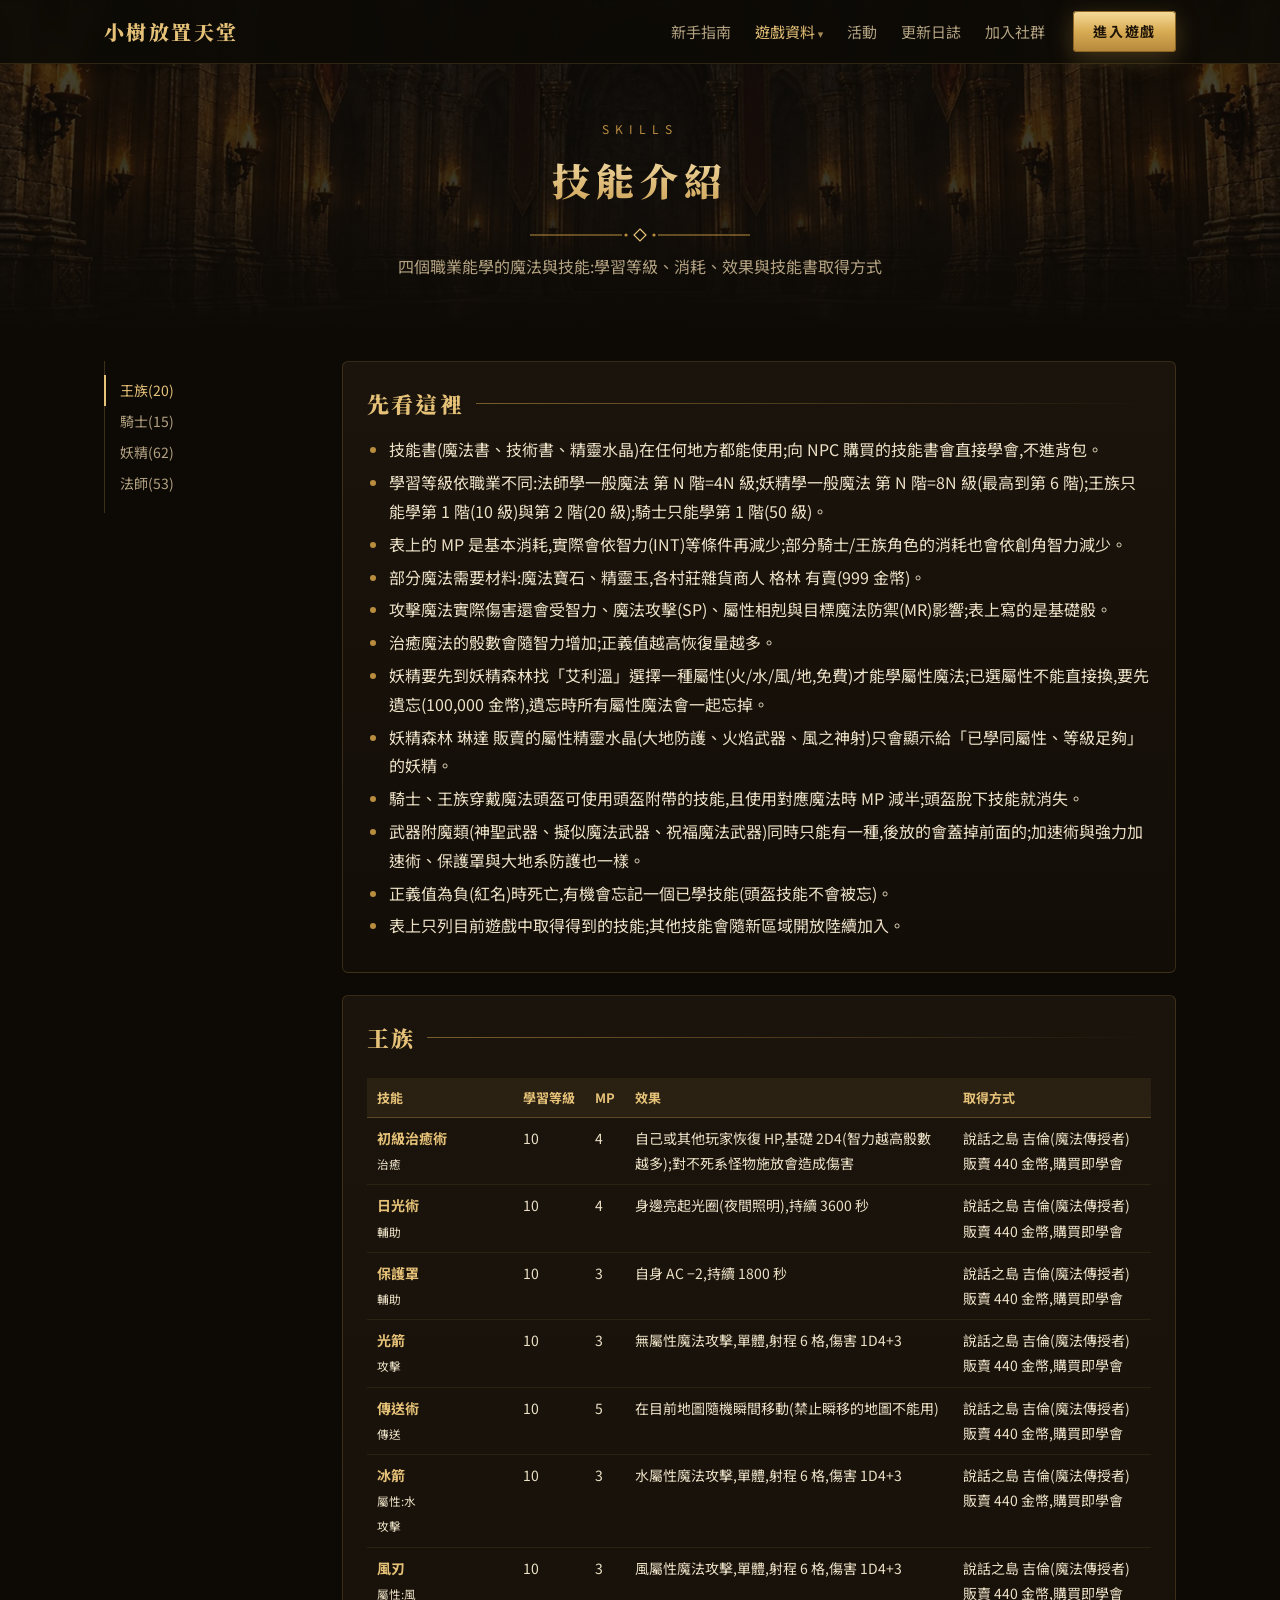
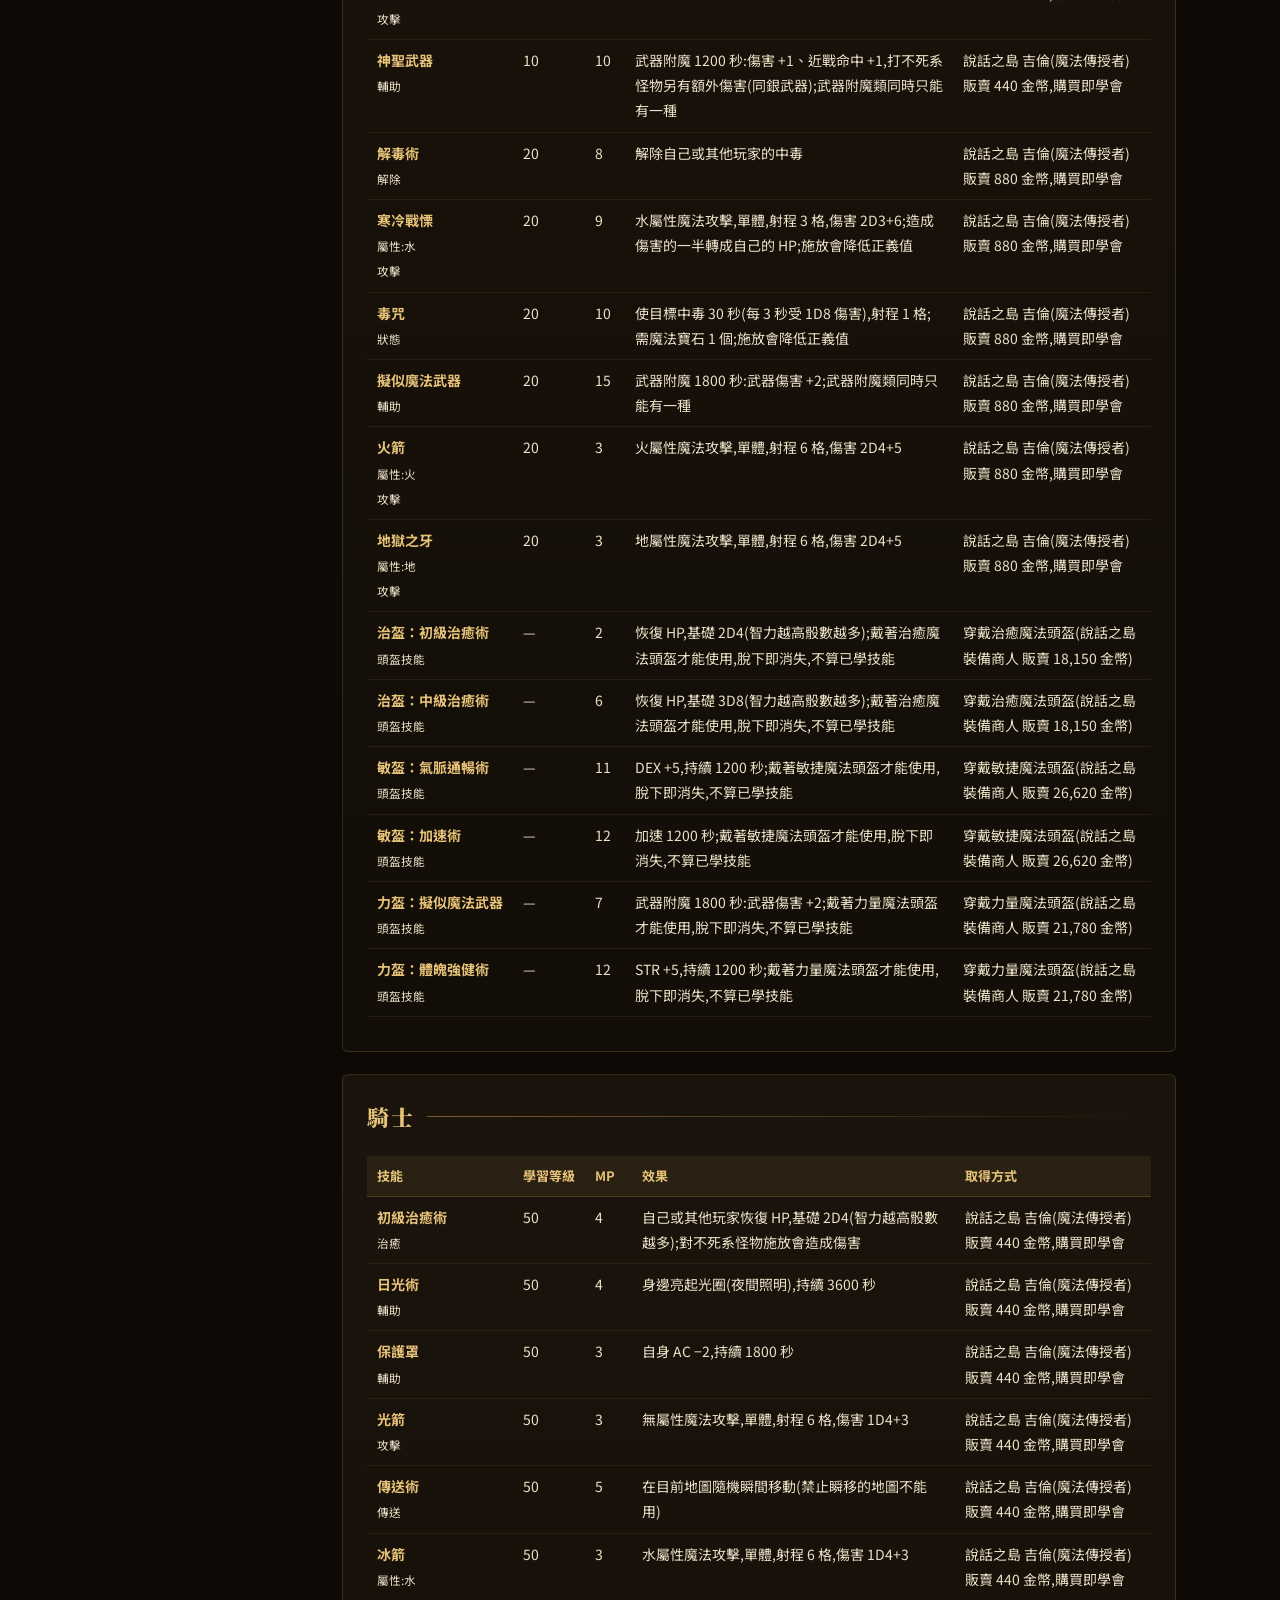
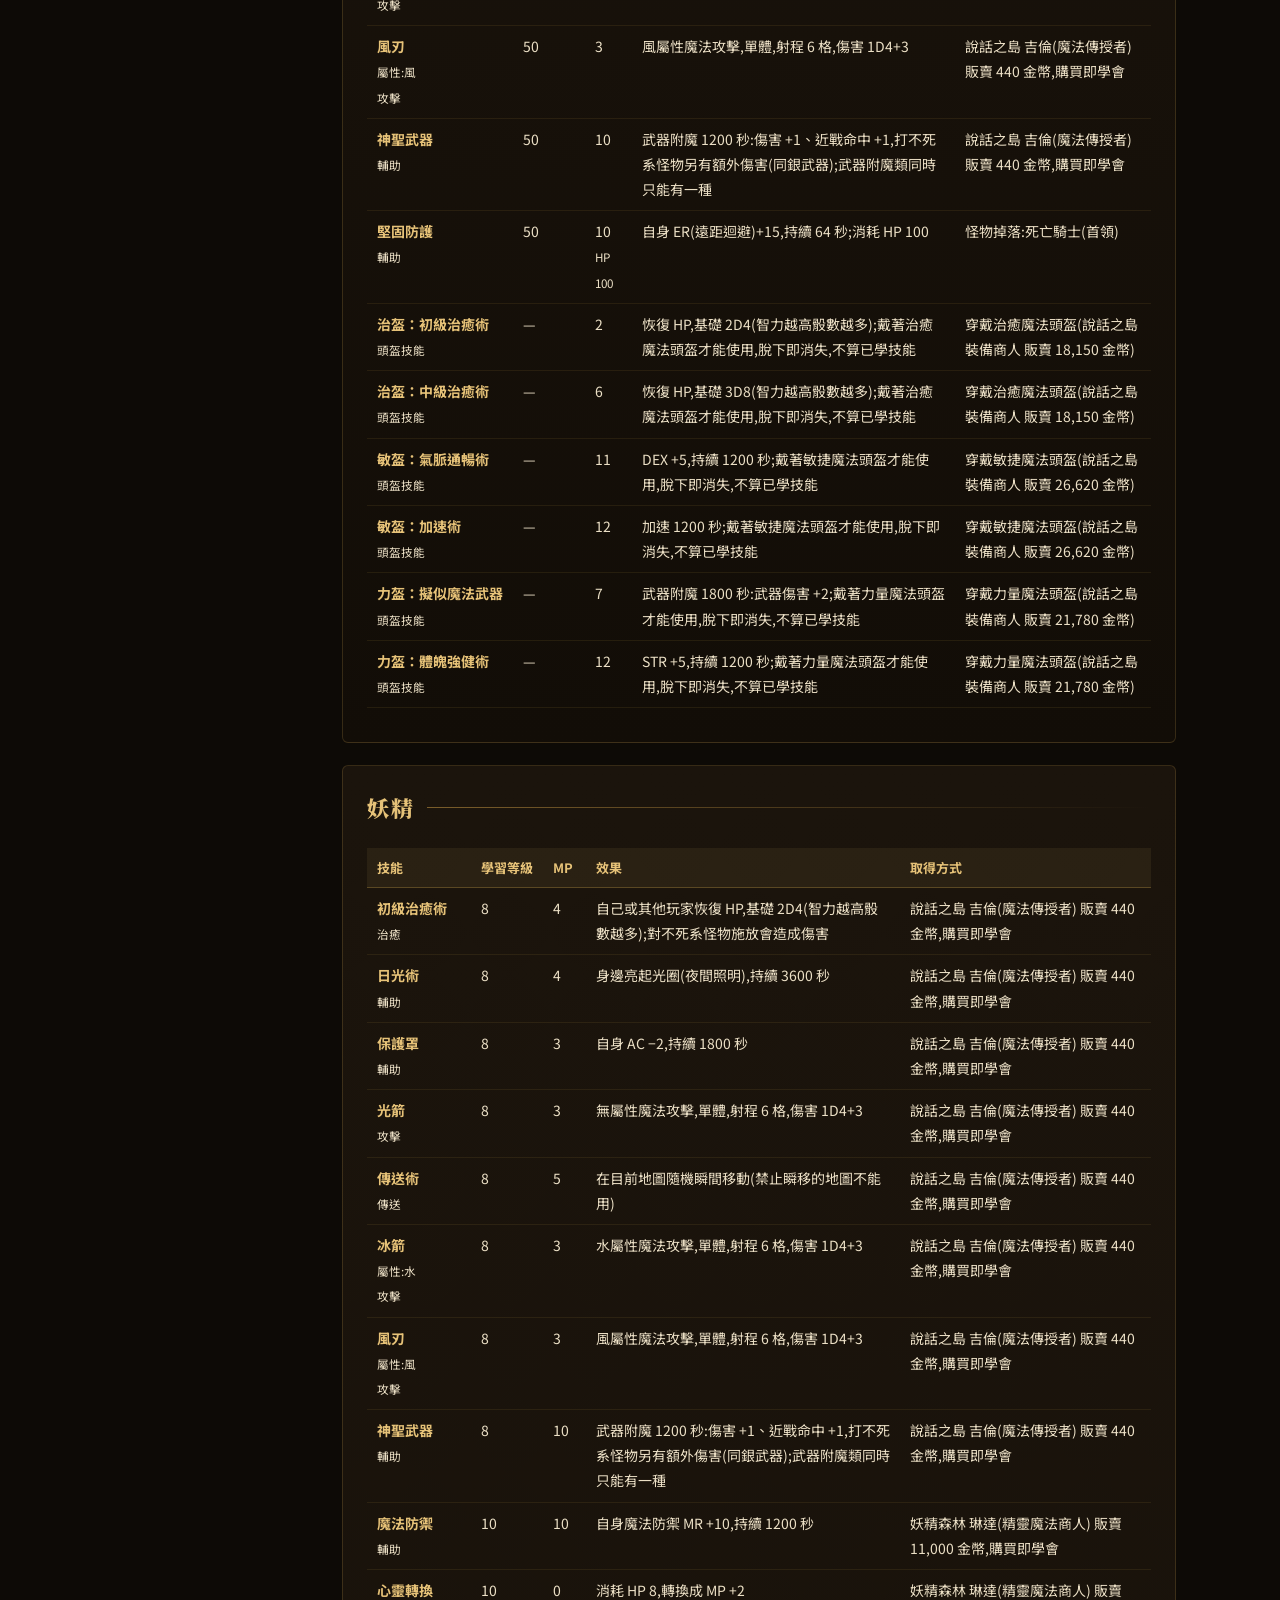
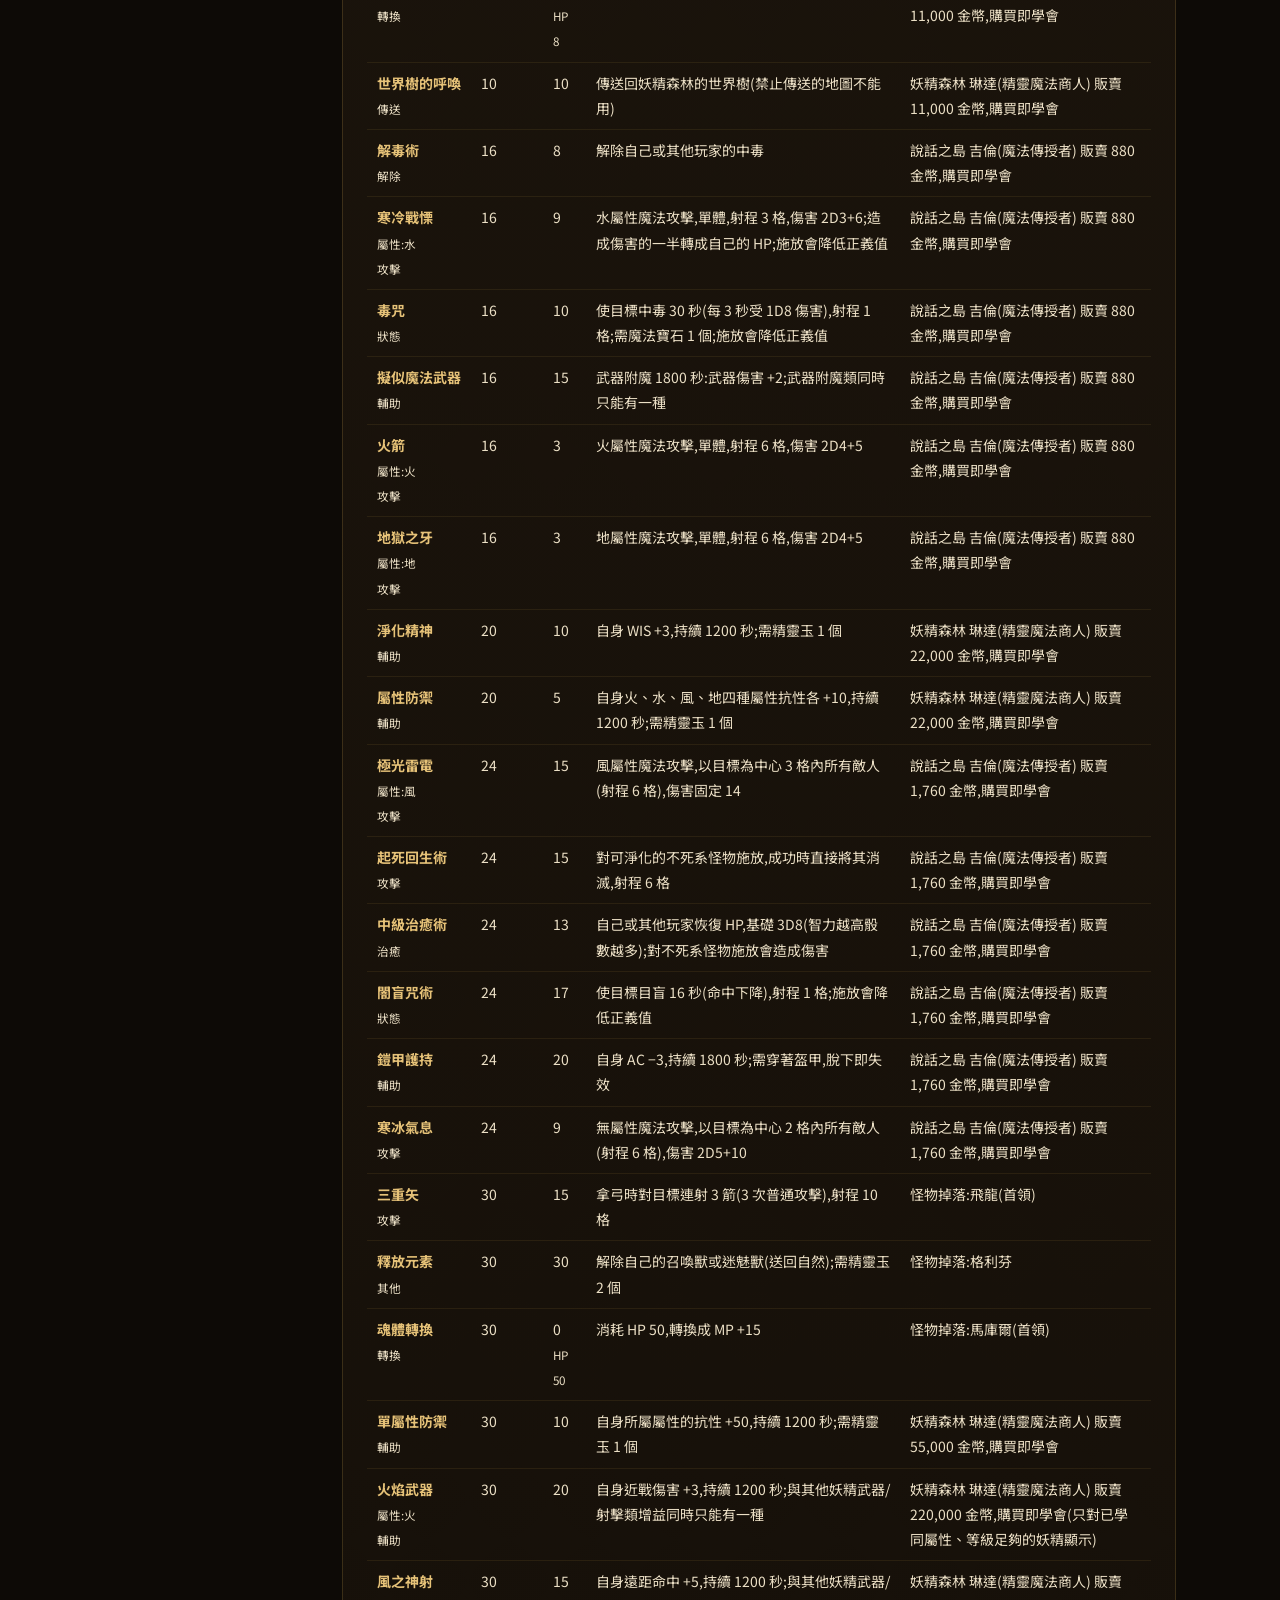
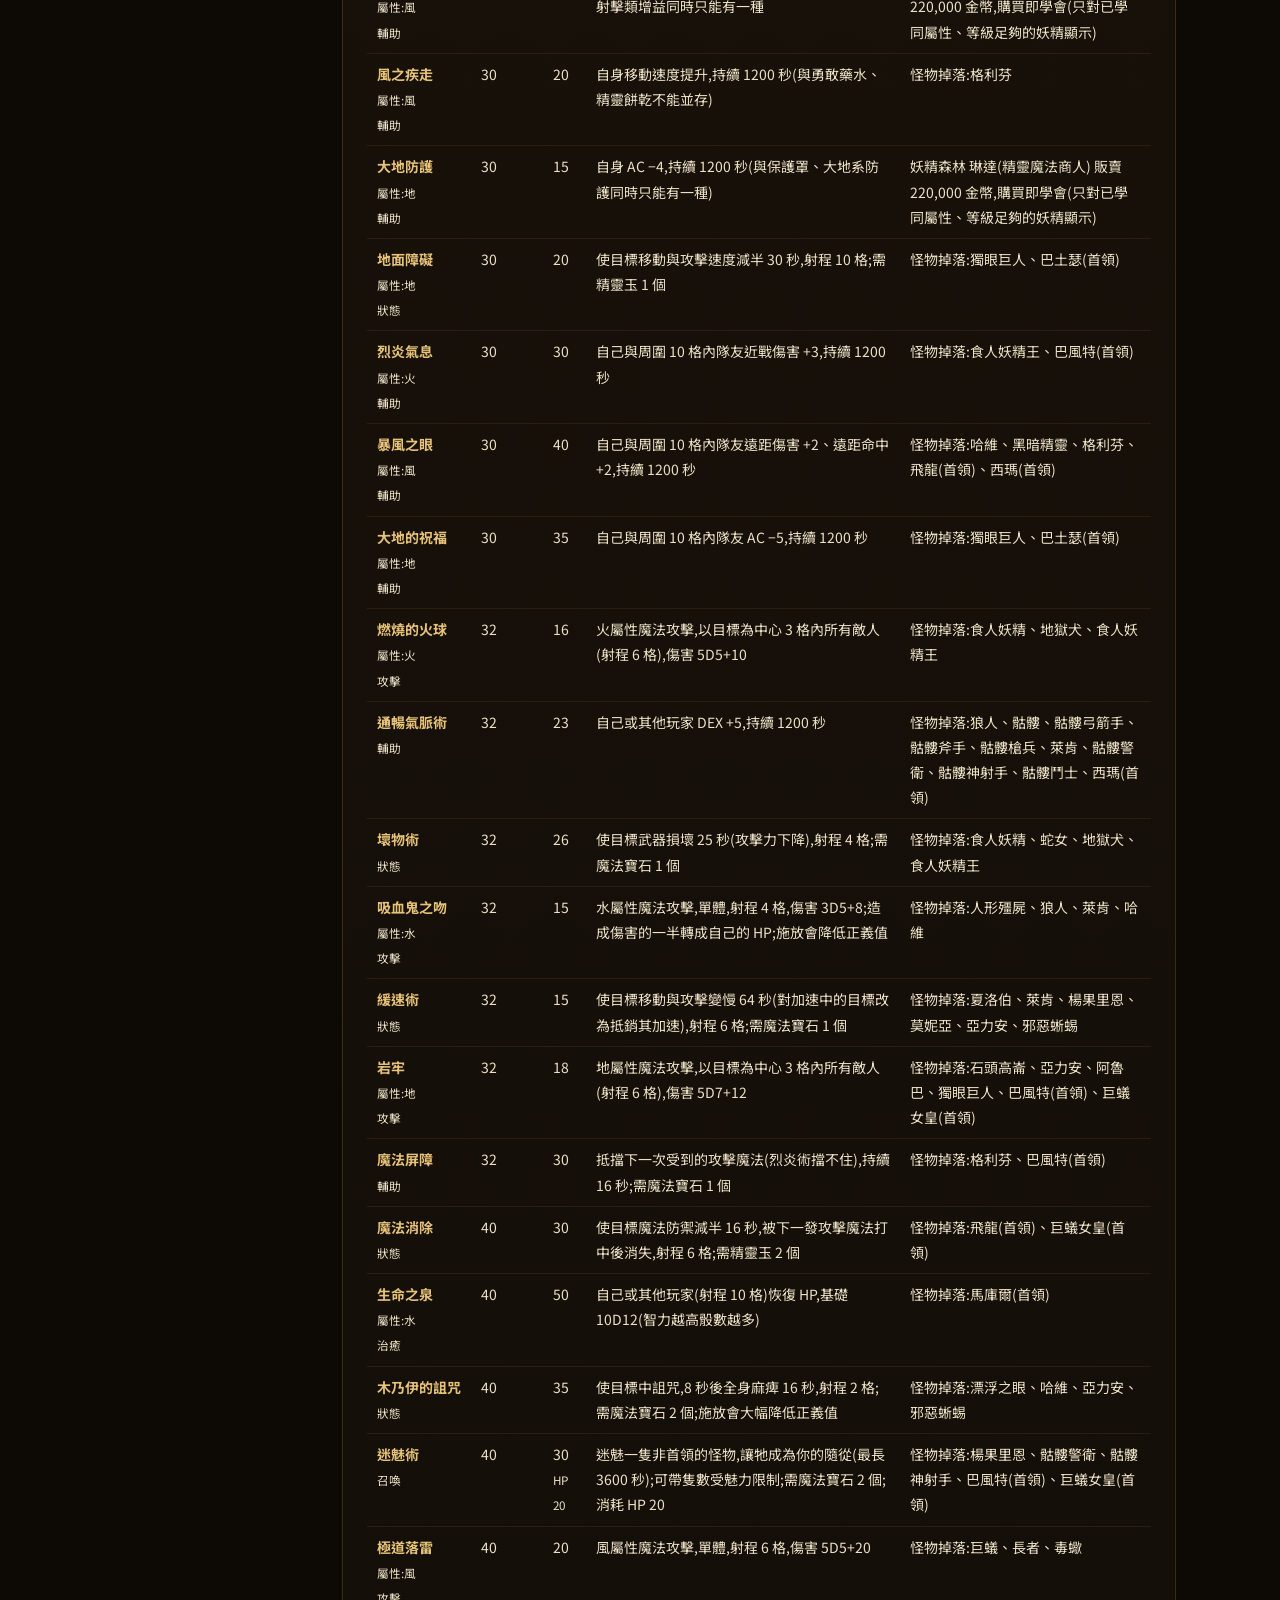
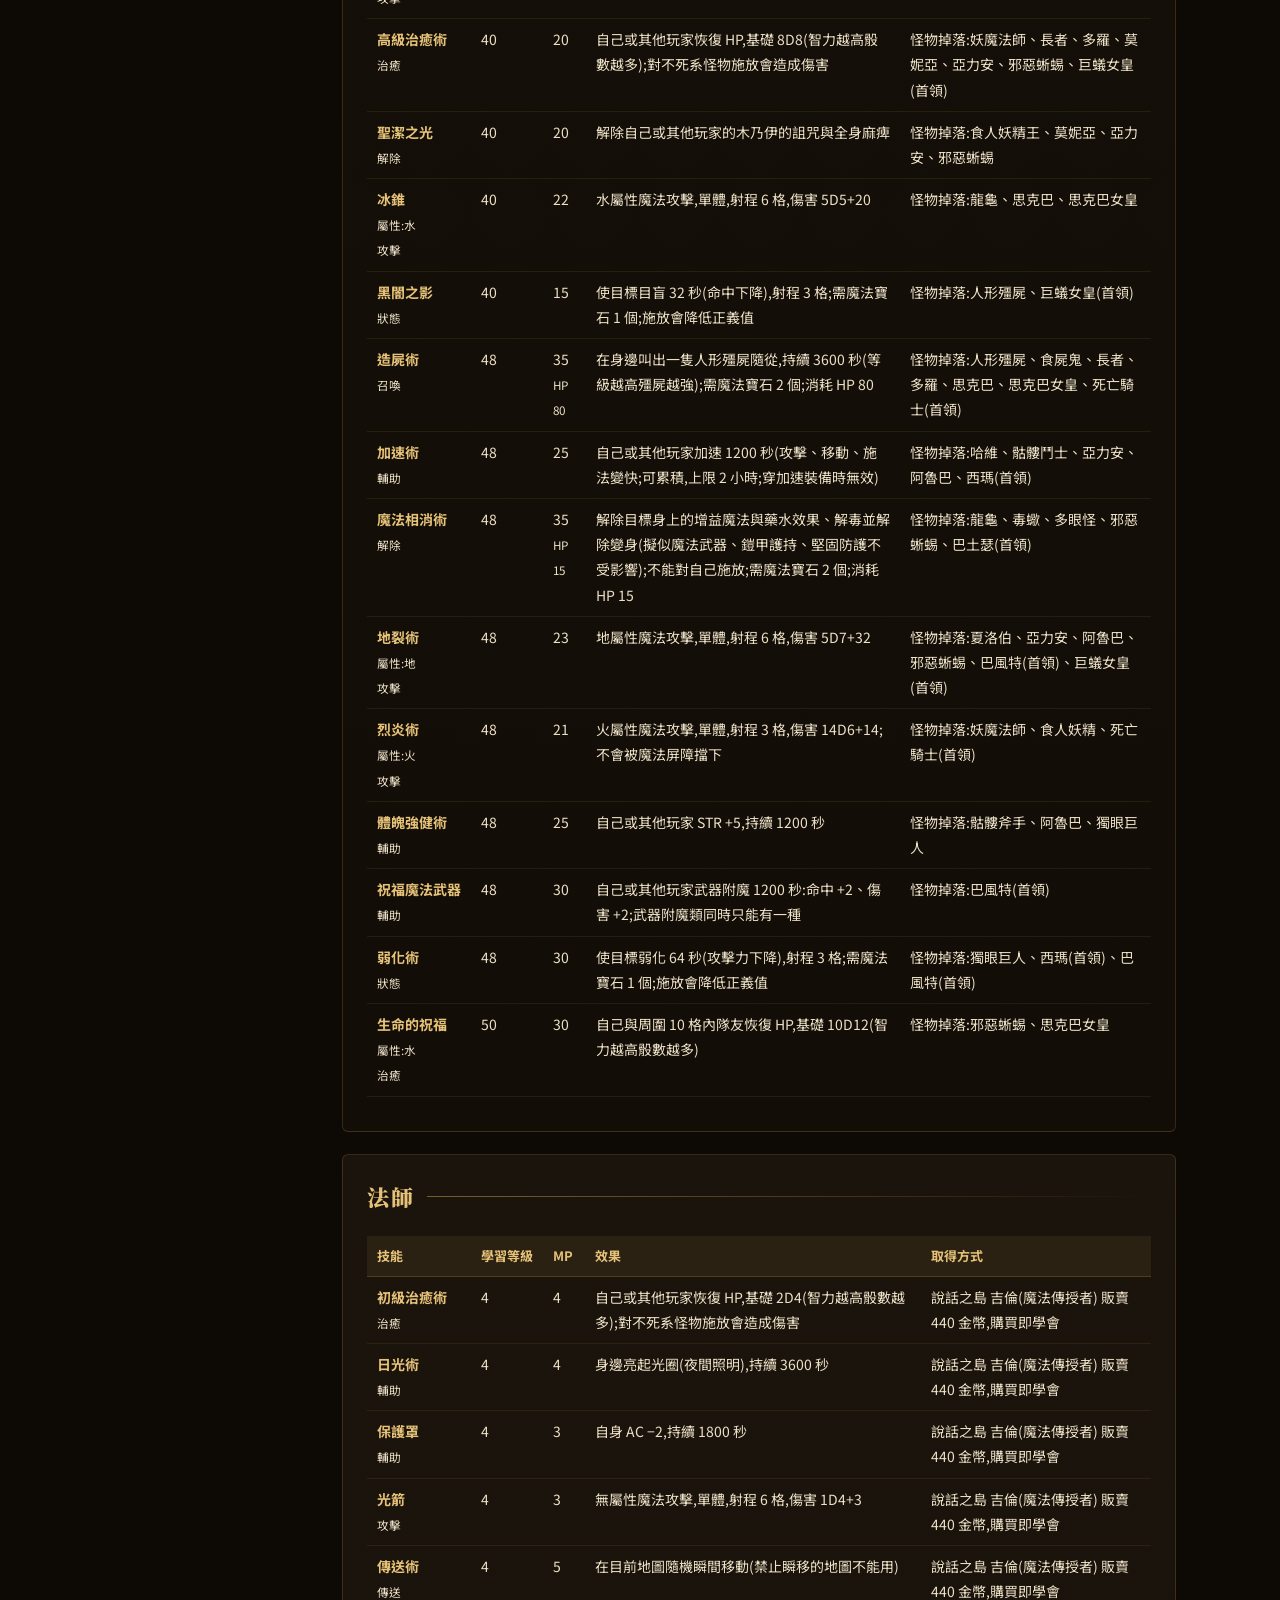
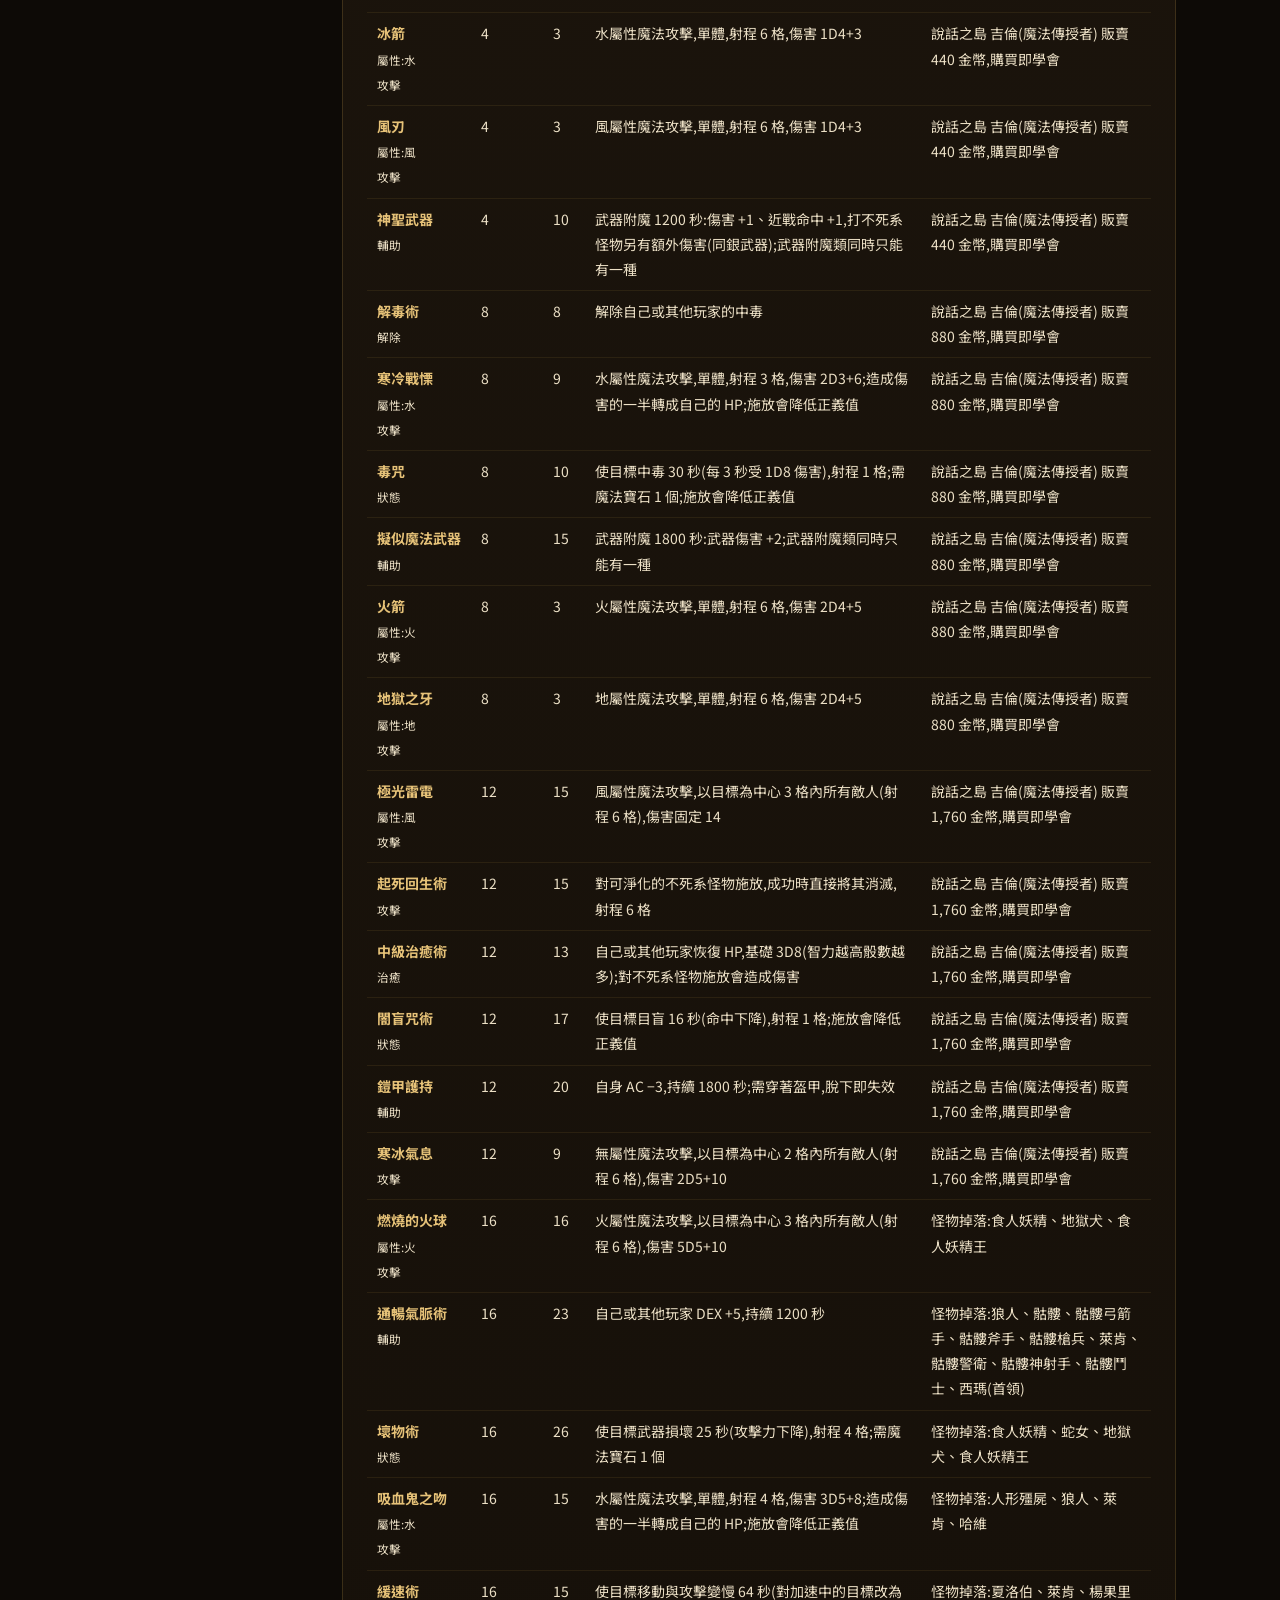
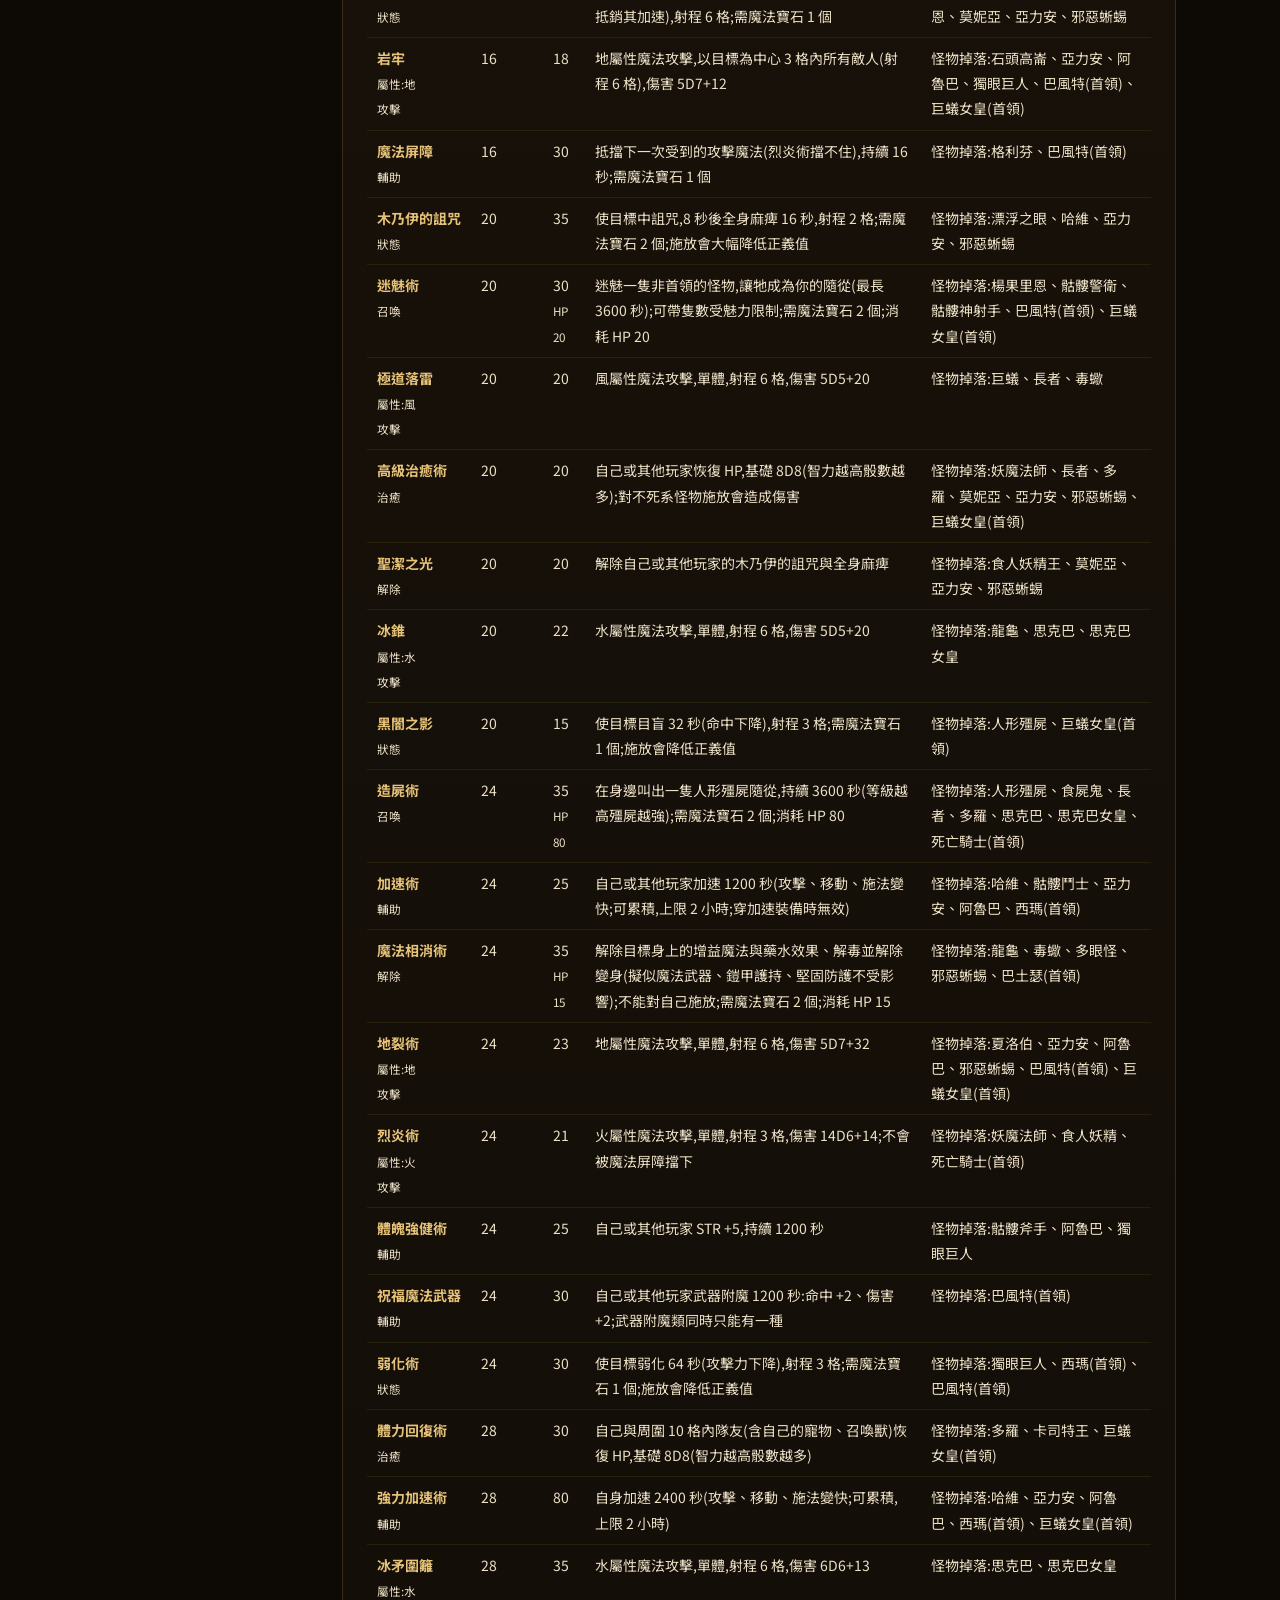
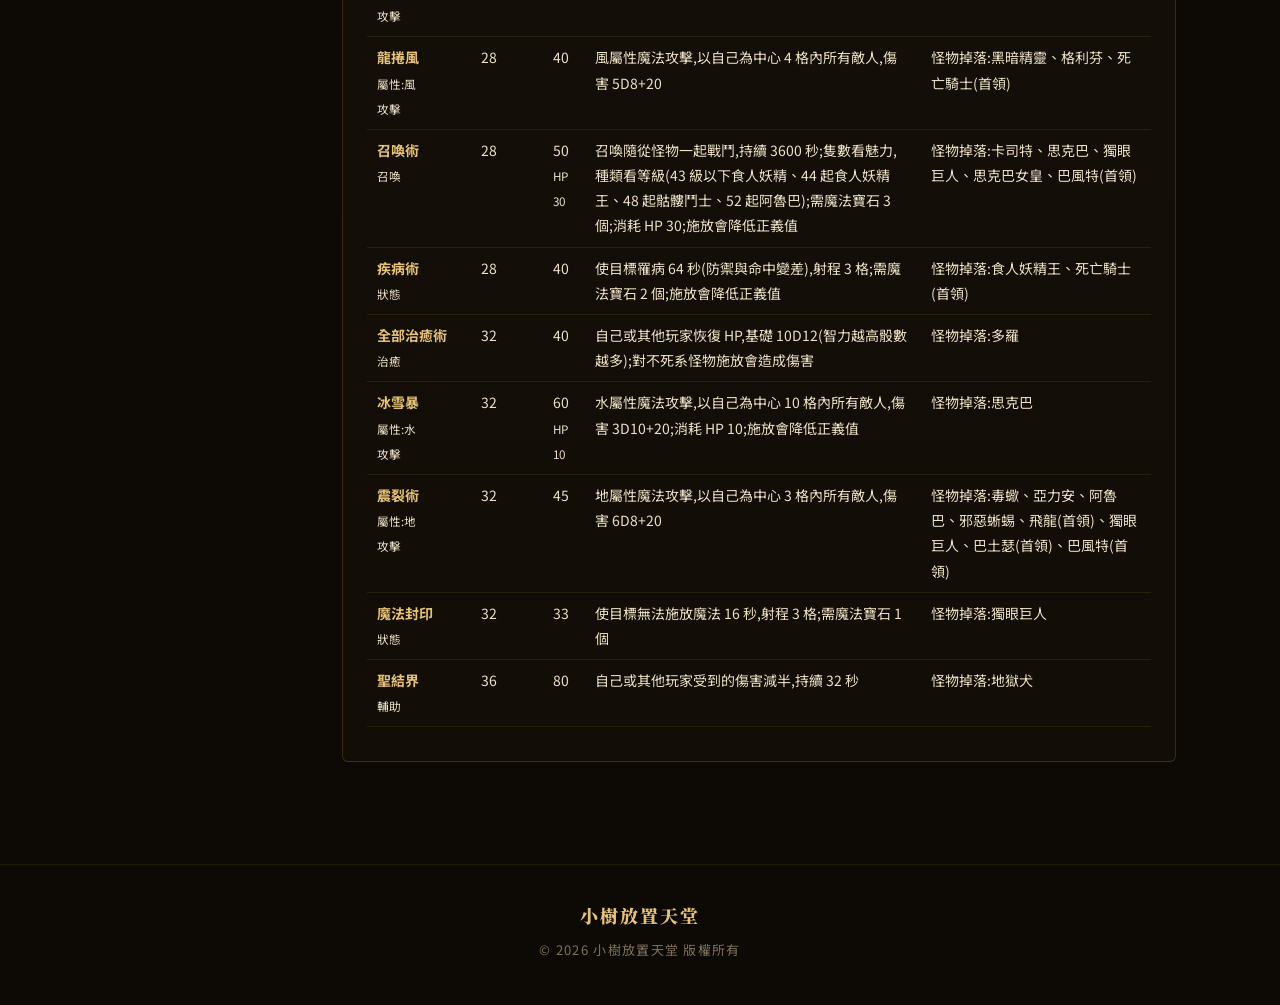
<file: skills.html>
<!doctype html>
<html lang="zh-Hant">
<head>
<meta charset="utf-8">
<meta name="viewport" content="width=device-width, initial-scale=1">
<title>技能介紹|小樹放置天堂</title>
<meta name="description" content="四個職業能學的魔法與技能:學習等級、消耗、效果與技能書取得方式">
<meta name="theme-color" content="#0d0a06">
<link rel="icon" href="data:image/svg+xml,%3Csvg xmlns='http://www.w3.org/2000/svg' viewBox='0 0 64 64'%3E%3Crect width='64' height='64' rx='14' fill='%230d0a06'/%3E%3Ccircle cx='32' cy='26' r='17' fill='%23c9a24a'/%3E%3Crect x='28' y='38' width='8' height='18' rx='3' fill='%238a5a34'/%3E%3C/svg%3E">
<link rel="preconnect" href="https://fonts.googleapis.com">
<link rel="preconnect" href="https://fonts.gstatic.com" crossorigin>
<link href="https://fonts.googleapis.com/css2?family=Noto+Serif+TC:wght@600;900&family=Noto+Sans+TC:wght@400;500;700&display=swap" rel="stylesheet">
<link rel="stylesheet" href="site.css">
</head>
<body>
<svg width="0" height="0" style="position:absolute" aria-hidden="true"><defs><symbol id="orn" viewBox="0 0 220 14"><path d="M0 7h92M128 7h92" stroke="#b98d3e" stroke-width="1"/><path d="M110 1l6 6-6 6-6-6z" fill="none" stroke="#e6c278" stroke-width="1.2"/><circle cx="96" cy="7" r="1.6" fill="#b98d3e"/><circle cx="124" cy="7" r="1.6" fill="#b98d3e"/></symbol></defs></svg>
<nav class="nav" id="nav"></nav>
<script src="nav.js"></script>
<header class="page-hero">
  <div class="wrap">
    <div class="sec-head">
      <div class="en">SKILLS</div>
      <h1>技能介紹</h1>
      <svg class="orn"><use href="#orn"/></svg>
      <p>四個職業能學的魔法與技能:學習等級、消耗、效果與技能書取得方式</p>
    </div>
  </div>
</header>
<main class="data-sec">
  <div class="wrap">
    <div class="doc-wrap"><nav class="toc"><a href="#c1">王族(20)</a><a href="#c2">騎士(15)</a><a href="#c3">妖精(62)</a><a href="#c4">法師(53)</a></nav><div class="doc"><section class="sec"><h2>先看這裡</h2><ul><li>技能書(魔法書、技術書、精靈水晶)在任何地方都能使用;向 NPC 購買的技能書會直接學會,不進背包。</li><li>學習等級依職業不同:法師學一般魔法 第 N 階=4N 級;妖精學一般魔法 第 N 階=8N 級(最高到第 6 階);王族只能學第 1 階(10 級)與第 2 階(20 級);騎士只能學第 1 階(50 級)。</li><li>表上的 MP 是基本消耗,實際會依智力(INT)等條件再減少;部分騎士/王族角色的消耗也會依創角智力減少。</li><li>部分魔法需要材料:魔法寶石、精靈玉,各村莊雜貨商人 格林 有賣(999 金幣)。</li><li>攻擊魔法實際傷害還會受智力、魔法攻擊(SP)、屬性相剋與目標魔法防禦(MR)影響;表上寫的是基礎骰。</li><li>治癒魔法的骰數會隨智力增加;正義值越高恢復量越多。</li><li>妖精要先到妖精森林找「艾利溫」選擇一種屬性(火/水/風/地,免費)才能學屬性魔法;已選屬性不能直接換,要先遺忘(100,000 金幣),遺忘時所有屬性魔法會一起忘掉。</li><li>妖精森林 琳達 販賣的屬性精靈水晶(大地防護、火焰武器、風之神射)只會顯示給「已學同屬性、等級足夠」的妖精。</li><li>騎士、王族穿戴魔法頭盔可使用頭盔附帶的技能,且使用對應魔法時 MP 減半;頭盔脫下技能就消失。</li><li>武器附魔類(神聖武器、擬似魔法武器、祝福魔法武器)同時只能有一種,後放的會蓋掉前面的;加速術與強力加速術、保護罩與大地系防護也一樣。</li><li>正義值為負(紅名)時死亡,有機會忘記一個已學技能(頭盔技能不會被忘)。</li><li>表上只列目前遊戲中取得得到的技能;其他技能會隨新區域開放陸續加入。</li></ul></section><section class="sec" id="c1"><h2>王族</h2><div class="tbl"><table><tr><th>技能</th><th>學習等級</th><th>MP</th><th>效果</th><th>取得方式</th></tr><tr><td><strong>初級治癒術</strong><br><small>治癒</small></td><td>10</td><td>4</td><td>自己或其他玩家恢復 HP,基礎 2D4(智力越高骰數越多);對不死系怪物施放會造成傷害</td><td>說話之島 吉倫(魔法傳授者) 販賣 440 金幣,購買即學會</td></tr><tr><td><strong>日光術</strong><br><small>輔助</small></td><td>10</td><td>4</td><td>身邊亮起光圈(夜間照明),持續 3600 秒</td><td>說話之島 吉倫(魔法傳授者) 販賣 440 金幣,購買即學會</td></tr><tr><td><strong>保護罩</strong><br><small>輔助</small></td><td>10</td><td>3</td><td>自身 AC −2,持續 1800 秒</td><td>說話之島 吉倫(魔法傳授者) 販賣 440 金幣,購買即學會</td></tr><tr><td><strong>光箭</strong><br><small>攻擊</small></td><td>10</td><td>3</td><td>無屬性魔法攻擊,單體,射程 6 格,傷害 1D4+3</td><td>說話之島 吉倫(魔法傳授者) 販賣 440 金幣,購買即學會</td></tr><tr><td><strong>傳送術</strong><br><small>傳送</small></td><td>10</td><td>5</td><td>在目前地圖隨機瞬間移動(禁止瞬移的地圖不能用)</td><td>說話之島 吉倫(魔法傳授者) 販賣 440 金幣,購買即學會</td></tr><tr><td><strong>冰箭</strong><br><small>屬性:水</small><br><small>攻擊</small></td><td>10</td><td>3</td><td>水屬性魔法攻擊,單體,射程 6 格,傷害 1D4+3</td><td>說話之島 吉倫(魔法傳授者) 販賣 440 金幣,購買即學會</td></tr><tr><td><strong>風刃</strong><br><small>屬性:風</small><br><small>攻擊</small></td><td>10</td><td>3</td><td>風屬性魔法攻擊,單體,射程 6 格,傷害 1D4+3</td><td>說話之島 吉倫(魔法傳授者) 販賣 440 金幣,購買即學會</td></tr><tr><td><strong>神聖武器</strong><br><small>輔助</small></td><td>10</td><td>10</td><td>武器附魔 1200 秒:傷害 +1、近戰命中 +1,打不死系怪物另有額外傷害(同銀武器);武器附魔類同時只能有一種</td><td>說話之島 吉倫(魔法傳授者) 販賣 440 金幣,購買即學會</td></tr><tr><td><strong>解毒術</strong><br><small>解除</small></td><td>20</td><td>8</td><td>解除自己或其他玩家的中毒</td><td>說話之島 吉倫(魔法傳授者) 販賣 880 金幣,購買即學會</td></tr><tr><td><strong>寒冷戰慄</strong><br><small>屬性:水</small><br><small>攻擊</small></td><td>20</td><td>9</td><td>水屬性魔法攻擊,單體,射程 3 格,傷害 2D3+6;造成傷害的一半轉成自己的 HP;施放會降低正義值</td><td>說話之島 吉倫(魔法傳授者) 販賣 880 金幣,購買即學會</td></tr><tr><td><strong>毒咒</strong><br><small>狀態</small></td><td>20</td><td>10</td><td>使目標中毒 30 秒(每 3 秒受 1D8 傷害),射程 1 格;需魔法寶石 1 個;施放會降低正義值</td><td>說話之島 吉倫(魔法傳授者) 販賣 880 金幣,購買即學會</td></tr><tr><td><strong>擬似魔法武器</strong><br><small>輔助</small></td><td>20</td><td>15</td><td>武器附魔 1800 秒:武器傷害 +2;武器附魔類同時只能有一種</td><td>說話之島 吉倫(魔法傳授者) 販賣 880 金幣,購買即學會</td></tr><tr><td><strong>火箭</strong><br><small>屬性:火</small><br><small>攻擊</small></td><td>20</td><td>3</td><td>火屬性魔法攻擊,單體,射程 6 格,傷害 2D4+5</td><td>說話之島 吉倫(魔法傳授者) 販賣 880 金幣,購買即學會</td></tr><tr><td><strong>地獄之牙</strong><br><small>屬性:地</small><br><small>攻擊</small></td><td>20</td><td>3</td><td>地屬性魔法攻擊,單體,射程 6 格,傷害 2D4+5</td><td>說話之島 吉倫(魔法傳授者) 販賣 880 金幣,購買即學會</td></tr><tr><td><strong>治盔：初級治癒術</strong><br><small>頭盔技能</small></td><td>—</td><td>2</td><td>恢復 HP,基礎 2D4(智力越高骰數越多);戴著治癒魔法頭盔才能使用,脫下即消失,不算已學技能</td><td>穿戴治癒魔法頭盔(說話之島 裝備商人 販賣 18,150 金幣)</td></tr><tr><td><strong>治盔：中級治癒術</strong><br><small>頭盔技能</small></td><td>—</td><td>6</td><td>恢復 HP,基礎 3D8(智力越高骰數越多);戴著治癒魔法頭盔才能使用,脫下即消失,不算已學技能</td><td>穿戴治癒魔法頭盔(說話之島 裝備商人 販賣 18,150 金幣)</td></tr><tr><td><strong>敏盔：氣脈通暢術</strong><br><small>頭盔技能</small></td><td>—</td><td>11</td><td>DEX +5,持續 1200 秒;戴著敏捷魔法頭盔才能使用,脫下即消失,不算已學技能</td><td>穿戴敏捷魔法頭盔(說話之島 裝備商人 販賣 26,620 金幣)</td></tr><tr><td><strong>敏盔：加速術</strong><br><small>頭盔技能</small></td><td>—</td><td>12</td><td>加速 1200 秒;戴著敏捷魔法頭盔才能使用,脫下即消失,不算已學技能</td><td>穿戴敏捷魔法頭盔(說話之島 裝備商人 販賣 26,620 金幣)</td></tr><tr><td><strong>力盔：擬似魔法武器</strong><br><small>頭盔技能</small></td><td>—</td><td>7</td><td>武器附魔 1800 秒:武器傷害 +2;戴著力量魔法頭盔才能使用,脫下即消失,不算已學技能</td><td>穿戴力量魔法頭盔(說話之島 裝備商人 販賣 21,780 金幣)</td></tr><tr><td><strong>力盔：體魄強健術</strong><br><small>頭盔技能</small></td><td>—</td><td>12</td><td>STR +5,持續 1200 秒;戴著力量魔法頭盔才能使用,脫下即消失,不算已學技能</td><td>穿戴力量魔法頭盔(說話之島 裝備商人 販賣 21,780 金幣)</td></tr></table></div></section><section class="sec" id="c2"><h2>騎士</h2><div class="tbl"><table><tr><th>技能</th><th>學習等級</th><th>MP</th><th>效果</th><th>取得方式</th></tr><tr><td><strong>初級治癒術</strong><br><small>治癒</small></td><td>50</td><td>4</td><td>自己或其他玩家恢復 HP,基礎 2D4(智力越高骰數越多);對不死系怪物施放會造成傷害</td><td>說話之島 吉倫(魔法傳授者) 販賣 440 金幣,購買即學會</td></tr><tr><td><strong>日光術</strong><br><small>輔助</small></td><td>50</td><td>4</td><td>身邊亮起光圈(夜間照明),持續 3600 秒</td><td>說話之島 吉倫(魔法傳授者) 販賣 440 金幣,購買即學會</td></tr><tr><td><strong>保護罩</strong><br><small>輔助</small></td><td>50</td><td>3</td><td>自身 AC −2,持續 1800 秒</td><td>說話之島 吉倫(魔法傳授者) 販賣 440 金幣,購買即學會</td></tr><tr><td><strong>光箭</strong><br><small>攻擊</small></td><td>50</td><td>3</td><td>無屬性魔法攻擊,單體,射程 6 格,傷害 1D4+3</td><td>說話之島 吉倫(魔法傳授者) 販賣 440 金幣,購買即學會</td></tr><tr><td><strong>傳送術</strong><br><small>傳送</small></td><td>50</td><td>5</td><td>在目前地圖隨機瞬間移動(禁止瞬移的地圖不能用)</td><td>說話之島 吉倫(魔法傳授者) 販賣 440 金幣,購買即學會</td></tr><tr><td><strong>冰箭</strong><br><small>屬性:水</small><br><small>攻擊</small></td><td>50</td><td>3</td><td>水屬性魔法攻擊,單體,射程 6 格,傷害 1D4+3</td><td>說話之島 吉倫(魔法傳授者) 販賣 440 金幣,購買即學會</td></tr><tr><td><strong>風刃</strong><br><small>屬性:風</small><br><small>攻擊</small></td><td>50</td><td>3</td><td>風屬性魔法攻擊,單體,射程 6 格,傷害 1D4+3</td><td>說話之島 吉倫(魔法傳授者) 販賣 440 金幣,購買即學會</td></tr><tr><td><strong>神聖武器</strong><br><small>輔助</small></td><td>50</td><td>10</td><td>武器附魔 1200 秒:傷害 +1、近戰命中 +1,打不死系怪物另有額外傷害(同銀武器);武器附魔類同時只能有一種</td><td>說話之島 吉倫(魔法傳授者) 販賣 440 金幣,購買即學會</td></tr><tr><td><strong>堅固防護</strong><br><small>輔助</small></td><td>50</td><td>10<br><small>HP 100</small></td><td>自身 ER(遠距迴避)+15,持續 64 秒;消耗 HP 100</td><td>怪物掉落:死亡騎士(首領)</td></tr><tr><td><strong>治盔：初級治癒術</strong><br><small>頭盔技能</small></td><td>—</td><td>2</td><td>恢復 HP,基礎 2D4(智力越高骰數越多);戴著治癒魔法頭盔才能使用,脫下即消失,不算已學技能</td><td>穿戴治癒魔法頭盔(說話之島 裝備商人 販賣 18,150 金幣)</td></tr><tr><td><strong>治盔：中級治癒術</strong><br><small>頭盔技能</small></td><td>—</td><td>6</td><td>恢復 HP,基礎 3D8(智力越高骰數越多);戴著治癒魔法頭盔才能使用,脫下即消失,不算已學技能</td><td>穿戴治癒魔法頭盔(說話之島 裝備商人 販賣 18,150 金幣)</td></tr><tr><td><strong>敏盔：氣脈通暢術</strong><br><small>頭盔技能</small></td><td>—</td><td>11</td><td>DEX +5,持續 1200 秒;戴著敏捷魔法頭盔才能使用,脫下即消失,不算已學技能</td><td>穿戴敏捷魔法頭盔(說話之島 裝備商人 販賣 26,620 金幣)</td></tr><tr><td><strong>敏盔：加速術</strong><br><small>頭盔技能</small></td><td>—</td><td>12</td><td>加速 1200 秒;戴著敏捷魔法頭盔才能使用,脫下即消失,不算已學技能</td><td>穿戴敏捷魔法頭盔(說話之島 裝備商人 販賣 26,620 金幣)</td></tr><tr><td><strong>力盔：擬似魔法武器</strong><br><small>頭盔技能</small></td><td>—</td><td>7</td><td>武器附魔 1800 秒:武器傷害 +2;戴著力量魔法頭盔才能使用,脫下即消失,不算已學技能</td><td>穿戴力量魔法頭盔(說話之島 裝備商人 販賣 21,780 金幣)</td></tr><tr><td><strong>力盔：體魄強健術</strong><br><small>頭盔技能</small></td><td>—</td><td>12</td><td>STR +5,持續 1200 秒;戴著力量魔法頭盔才能使用,脫下即消失,不算已學技能</td><td>穿戴力量魔法頭盔(說話之島 裝備商人 販賣 21,780 金幣)</td></tr></table></div></section><section class="sec" id="c3"><h2>妖精</h2><div class="tbl"><table><tr><th>技能</th><th>學習等級</th><th>MP</th><th>效果</th><th>取得方式</th></tr><tr><td><strong>初級治癒術</strong><br><small>治癒</small></td><td>8</td><td>4</td><td>自己或其他玩家恢復 HP,基礎 2D4(智力越高骰數越多);對不死系怪物施放會造成傷害</td><td>說話之島 吉倫(魔法傳授者) 販賣 440 金幣,購買即學會</td></tr><tr><td><strong>日光術</strong><br><small>輔助</small></td><td>8</td><td>4</td><td>身邊亮起光圈(夜間照明),持續 3600 秒</td><td>說話之島 吉倫(魔法傳授者) 販賣 440 金幣,購買即學會</td></tr><tr><td><strong>保護罩</strong><br><small>輔助</small></td><td>8</td><td>3</td><td>自身 AC −2,持續 1800 秒</td><td>說話之島 吉倫(魔法傳授者) 販賣 440 金幣,購買即學會</td></tr><tr><td><strong>光箭</strong><br><small>攻擊</small></td><td>8</td><td>3</td><td>無屬性魔法攻擊,單體,射程 6 格,傷害 1D4+3</td><td>說話之島 吉倫(魔法傳授者) 販賣 440 金幣,購買即學會</td></tr><tr><td><strong>傳送術</strong><br><small>傳送</small></td><td>8</td><td>5</td><td>在目前地圖隨機瞬間移動(禁止瞬移的地圖不能用)</td><td>說話之島 吉倫(魔法傳授者) 販賣 440 金幣,購買即學會</td></tr><tr><td><strong>冰箭</strong><br><small>屬性:水</small><br><small>攻擊</small></td><td>8</td><td>3</td><td>水屬性魔法攻擊,單體,射程 6 格,傷害 1D4+3</td><td>說話之島 吉倫(魔法傳授者) 販賣 440 金幣,購買即學會</td></tr><tr><td><strong>風刃</strong><br><small>屬性:風</small><br><small>攻擊</small></td><td>8</td><td>3</td><td>風屬性魔法攻擊,單體,射程 6 格,傷害 1D4+3</td><td>說話之島 吉倫(魔法傳授者) 販賣 440 金幣,購買即學會</td></tr><tr><td><strong>神聖武器</strong><br><small>輔助</small></td><td>8</td><td>10</td><td>武器附魔 1200 秒:傷害 +1、近戰命中 +1,打不死系怪物另有額外傷害(同銀武器);武器附魔類同時只能有一種</td><td>說話之島 吉倫(魔法傳授者) 販賣 440 金幣,購買即學會</td></tr><tr><td><strong>魔法防禦</strong><br><small>輔助</small></td><td>10</td><td>10</td><td>自身魔法防禦 MR +10,持續 1200 秒</td><td>妖精森林 琳達(精靈魔法商人) 販賣 11,000 金幣,購買即學會</td></tr><tr><td><strong>心靈轉換</strong><br><small>轉換</small></td><td>10</td><td>0<br><small>HP 8</small></td><td>消耗 HP 8,轉換成 MP +2</td><td>妖精森林 琳達(精靈魔法商人) 販賣 11,000 金幣,購買即學會</td></tr><tr><td><strong>世界樹的呼喚</strong><br><small>傳送</small></td><td>10</td><td>10</td><td>傳送回妖精森林的世界樹(禁止傳送的地圖不能用)</td><td>妖精森林 琳達(精靈魔法商人) 販賣 11,000 金幣,購買即學會</td></tr><tr><td><strong>解毒術</strong><br><small>解除</small></td><td>16</td><td>8</td><td>解除自己或其他玩家的中毒</td><td>說話之島 吉倫(魔法傳授者) 販賣 880 金幣,購買即學會</td></tr><tr><td><strong>寒冷戰慄</strong><br><small>屬性:水</small><br><small>攻擊</small></td><td>16</td><td>9</td><td>水屬性魔法攻擊,單體,射程 3 格,傷害 2D3+6;造成傷害的一半轉成自己的 HP;施放會降低正義值</td><td>說話之島 吉倫(魔法傳授者) 販賣 880 金幣,購買即學會</td></tr><tr><td><strong>毒咒</strong><br><small>狀態</small></td><td>16</td><td>10</td><td>使目標中毒 30 秒(每 3 秒受 1D8 傷害),射程 1 格;需魔法寶石 1 個;施放會降低正義值</td><td>說話之島 吉倫(魔法傳授者) 販賣 880 金幣,購買即學會</td></tr><tr><td><strong>擬似魔法武器</strong><br><small>輔助</small></td><td>16</td><td>15</td><td>武器附魔 1800 秒:武器傷害 +2;武器附魔類同時只能有一種</td><td>說話之島 吉倫(魔法傳授者) 販賣 880 金幣,購買即學會</td></tr><tr><td><strong>火箭</strong><br><small>屬性:火</small><br><small>攻擊</small></td><td>16</td><td>3</td><td>火屬性魔法攻擊,單體,射程 6 格,傷害 2D4+5</td><td>說話之島 吉倫(魔法傳授者) 販賣 880 金幣,購買即學會</td></tr><tr><td><strong>地獄之牙</strong><br><small>屬性:地</small><br><small>攻擊</small></td><td>16</td><td>3</td><td>地屬性魔法攻擊,單體,射程 6 格,傷害 2D4+5</td><td>說話之島 吉倫(魔法傳授者) 販賣 880 金幣,購買即學會</td></tr><tr><td><strong>淨化精神</strong><br><small>輔助</small></td><td>20</td><td>10</td><td>自身 WIS +3,持續 1200 秒;需精靈玉 1 個</td><td>妖精森林 琳達(精靈魔法商人) 販賣 22,000 金幣,購買即學會</td></tr><tr><td><strong>屬性防禦</strong><br><small>輔助</small></td><td>20</td><td>5</td><td>自身火、水、風、地四種屬性抗性各 +10,持續 1200 秒;需精靈玉 1 個</td><td>妖精森林 琳達(精靈魔法商人) 販賣 22,000 金幣,購買即學會</td></tr><tr><td><strong>極光雷電</strong><br><small>屬性:風</small><br><small>攻擊</small></td><td>24</td><td>15</td><td>風屬性魔法攻擊,以目標為中心 3 格內所有敵人(射程 6 格),傷害固定 14</td><td>說話之島 吉倫(魔法傳授者) 販賣 1,760 金幣,購買即學會</td></tr><tr><td><strong>起死回生術</strong><br><small>攻擊</small></td><td>24</td><td>15</td><td>對可淨化的不死系怪物施放,成功時直接將其消滅,射程 6 格</td><td>說話之島 吉倫(魔法傳授者) 販賣 1,760 金幣,購買即學會</td></tr><tr><td><strong>中級治癒術</strong><br><small>治癒</small></td><td>24</td><td>13</td><td>自己或其他玩家恢復 HP,基礎 3D8(智力越高骰數越多);對不死系怪物施放會造成傷害</td><td>說話之島 吉倫(魔法傳授者) 販賣 1,760 金幣,購買即學會</td></tr><tr><td><strong>闇盲咒術</strong><br><small>狀態</small></td><td>24</td><td>17</td><td>使目標目盲 16 秒(命中下降),射程 1 格;施放會降低正義值</td><td>說話之島 吉倫(魔法傳授者) 販賣 1,760 金幣,購買即學會</td></tr><tr><td><strong>鎧甲護持</strong><br><small>輔助</small></td><td>24</td><td>20</td><td>自身 AC −3,持續 1800 秒;需穿著盔甲,脫下即失效</td><td>說話之島 吉倫(魔法傳授者) 販賣 1,760 金幣,購買即學會</td></tr><tr><td><strong>寒冰氣息</strong><br><small>攻擊</small></td><td>24</td><td>9</td><td>無屬性魔法攻擊,以目標為中心 2 格內所有敵人(射程 6 格),傷害 2D5+10</td><td>說話之島 吉倫(魔法傳授者) 販賣 1,760 金幣,購買即學會</td></tr><tr><td><strong>三重矢</strong><br><small>攻擊</small></td><td>30</td><td>15</td><td>拿弓時對目標連射 3 箭(3 次普通攻擊),射程 10 格</td><td>怪物掉落:飛龍(首領)</td></tr><tr><td><strong>釋放元素</strong><br><small>其他</small></td><td>30</td><td>30</td><td>解除自己的召喚獸或迷魅獸(送回自然);需精靈玉 2 個</td><td>怪物掉落:格利芬</td></tr><tr><td><strong>魂體轉換</strong><br><small>轉換</small></td><td>30</td><td>0<br><small>HP 50</small></td><td>消耗 HP 50,轉換成 MP +15</td><td>怪物掉落:馬庫爾(首領)</td></tr><tr><td><strong>單屬性防禦</strong><br><small>輔助</small></td><td>30</td><td>10</td><td>自身所屬屬性的抗性 +50,持續 1200 秒;需精靈玉 1 個</td><td>妖精森林 琳達(精靈魔法商人) 販賣 55,000 金幣,購買即學會</td></tr><tr><td><strong>火焰武器</strong><br><small>屬性:火</small><br><small>輔助</small></td><td>30</td><td>20</td><td>自身近戰傷害 +3,持續 1200 秒;與其他妖精武器/射擊類增益同時只能有一種</td><td>妖精森林 琳達(精靈魔法商人) 販賣 220,000 金幣,購買即學會(只對已學同屬性、等級足夠的妖精顯示)</td></tr><tr><td><strong>風之神射</strong><br><small>屬性:風</small><br><small>輔助</small></td><td>30</td><td>15</td><td>自身遠距命中 +5,持續 1200 秒;與其他妖精武器/射擊類增益同時只能有一種</td><td>妖精森林 琳達(精靈魔法商人) 販賣 220,000 金幣,購買即學會(只對已學同屬性、等級足夠的妖精顯示)</td></tr><tr><td><strong>風之疾走</strong><br><small>屬性:風</small><br><small>輔助</small></td><td>30</td><td>20</td><td>自身移動速度提升,持續 1200 秒(與勇敢藥水、精靈餅乾不能並存)</td><td>怪物掉落:格利芬</td></tr><tr><td><strong>大地防護</strong><br><small>屬性:地</small><br><small>輔助</small></td><td>30</td><td>15</td><td>自身 AC −4,持續 1200 秒(與保護罩、大地系防護同時只能有一種)</td><td>妖精森林 琳達(精靈魔法商人) 販賣 220,000 金幣,購買即學會(只對已學同屬性、等級足夠的妖精顯示)</td></tr><tr><td><strong>地面障礙</strong><br><small>屬性:地</small><br><small>狀態</small></td><td>30</td><td>20</td><td>使目標移動與攻擊速度減半 30 秒,射程 10 格;需精靈玉 1 個</td><td>怪物掉落:獨眼巨人、巴土瑟(首領)</td></tr><tr><td><strong>烈炎氣息</strong><br><small>屬性:火</small><br><small>輔助</small></td><td>30</td><td>30</td><td>自己與周圍 10 格內隊友近戰傷害 +3,持續 1200 秒</td><td>怪物掉落:食人妖精王、巴風特(首領)</td></tr><tr><td><strong>暴風之眼</strong><br><small>屬性:風</small><br><small>輔助</small></td><td>30</td><td>40</td><td>自己與周圍 10 格內隊友遠距傷害 +2、遠距命中 +2,持續 1200 秒</td><td>怪物掉落:哈維、黑暗精靈、格利芬、飛龍(首領)、西瑪(首領)</td></tr><tr><td><strong>大地的祝福</strong><br><small>屬性:地</small><br><small>輔助</small></td><td>30</td><td>35</td><td>自己與周圍 10 格內隊友 AC −5,持續 1200 秒</td><td>怪物掉落:獨眼巨人、巴土瑟(首領)</td></tr><tr><td><strong>燃燒的火球</strong><br><small>屬性:火</small><br><small>攻擊</small></td><td>32</td><td>16</td><td>火屬性魔法攻擊,以目標為中心 3 格內所有敵人(射程 6 格),傷害 5D5+10</td><td>怪物掉落:食人妖精、地獄犬、食人妖精王</td></tr><tr><td><strong>通暢氣脈術</strong><br><small>輔助</small></td><td>32</td><td>23</td><td>自己或其他玩家 DEX +5,持續 1200 秒</td><td>怪物掉落:狼人、骷髏、骷髏弓箭手、骷髏斧手、骷髏槍兵、萊肯、骷髏警衛、骷髏神射手、骷髏鬥士、西瑪(首領)</td></tr><tr><td><strong>壞物術</strong><br><small>狀態</small></td><td>32</td><td>26</td><td>使目標武器損壞 25 秒(攻擊力下降),射程 4 格;需魔法寶石 1 個</td><td>怪物掉落:食人妖精、蛇女、地獄犬、食人妖精王</td></tr><tr><td><strong>吸血鬼之吻</strong><br><small>屬性:水</small><br><small>攻擊</small></td><td>32</td><td>15</td><td>水屬性魔法攻擊,單體,射程 4 格,傷害 3D5+8;造成傷害的一半轉成自己的 HP;施放會降低正義值</td><td>怪物掉落:人形殭屍、狼人、萊肯、哈維</td></tr><tr><td><strong>緩速術</strong><br><small>狀態</small></td><td>32</td><td>15</td><td>使目標移動與攻擊變慢 64 秒(對加速中的目標改為抵銷其加速),射程 6 格;需魔法寶石 1 個</td><td>怪物掉落:夏洛伯、萊肯、楊果里恩、莫妮亞、亞力安、邪惡蜥蜴</td></tr><tr><td><strong>岩牢</strong><br><small>屬性:地</small><br><small>攻擊</small></td><td>32</td><td>18</td><td>地屬性魔法攻擊,以目標為中心 3 格內所有敵人(射程 6 格),傷害 5D7+12</td><td>怪物掉落:石頭高崙、亞力安、阿魯巴、獨眼巨人、巴風特(首領)、巨蟻女皇(首領)</td></tr><tr><td><strong>魔法屏障</strong><br><small>輔助</small></td><td>32</td><td>30</td><td>抵擋下一次受到的攻擊魔法(烈炎術擋不住),持續 16 秒;需魔法寶石 1 個</td><td>怪物掉落:格利芬、巴風特(首領)</td></tr><tr><td><strong>魔法消除</strong><br><small>狀態</small></td><td>40</td><td>30</td><td>使目標魔法防禦減半 16 秒,被下一發攻擊魔法打中後消失,射程 6 格;需精靈玉 2 個</td><td>怪物掉落:飛龍(首領)、巨蟻女皇(首領)</td></tr><tr><td><strong>生命之泉</strong><br><small>屬性:水</small><br><small>治癒</small></td><td>40</td><td>50</td><td>自己或其他玩家(射程 10 格)恢復 HP,基礎 10D12(智力越高骰數越多)</td><td>怪物掉落:馬庫爾(首領)</td></tr><tr><td><strong>木乃伊的詛咒</strong><br><small>狀態</small></td><td>40</td><td>35</td><td>使目標中詛咒,8 秒後全身麻痺 16 秒,射程 2 格;需魔法寶石 2 個;施放會大幅降低正義值</td><td>怪物掉落:漂浮之眼、哈維、亞力安、邪惡蜥蜴</td></tr><tr><td><strong>迷魅術</strong><br><small>召喚</small></td><td>40</td><td>30<br><small>HP 20</small></td><td>迷魅一隻非首領的怪物,讓牠成為你的隨從(最長 3600 秒);可帶隻數受魅力限制;需魔法寶石 2 個;消耗 HP 20</td><td>怪物掉落:楊果里恩、骷髏警衛、骷髏神射手、巴風特(首領)、巨蟻女皇(首領)</td></tr><tr><td><strong>極道落雷</strong><br><small>屬性:風</small><br><small>攻擊</small></td><td>40</td><td>20</td><td>風屬性魔法攻擊,單體,射程 6 格,傷害 5D5+20</td><td>怪物掉落:巨蟻、長者、毒蠍</td></tr><tr><td><strong>高級治癒術</strong><br><small>治癒</small></td><td>40</td><td>20</td><td>自己或其他玩家恢復 HP,基礎 8D8(智力越高骰數越多);對不死系怪物施放會造成傷害</td><td>怪物掉落:妖魔法師、長者、多羅、莫妮亞、亞力安、邪惡蜥蜴、巨蟻女皇(首領)</td></tr><tr><td><strong>聖潔之光</strong><br><small>解除</small></td><td>40</td><td>20</td><td>解除自己或其他玩家的木乃伊的詛咒與全身麻痺</td><td>怪物掉落:食人妖精王、莫妮亞、亞力安、邪惡蜥蜴</td></tr><tr><td><strong>冰錐</strong><br><small>屬性:水</small><br><small>攻擊</small></td><td>40</td><td>22</td><td>水屬性魔法攻擊,單體,射程 6 格,傷害 5D5+20</td><td>怪物掉落:龍龜、思克巴、思克巴女皇</td></tr><tr><td><strong>黑闇之影</strong><br><small>狀態</small></td><td>40</td><td>15</td><td>使目標目盲 32 秒(命中下降),射程 3 格;需魔法寶石 1 個;施放會降低正義值</td><td>怪物掉落:人形殭屍、巨蟻女皇(首領)</td></tr><tr><td><strong>造屍術</strong><br><small>召喚</small></td><td>48</td><td>35<br><small>HP 80</small></td><td>在身邊叫出一隻人形殭屍隨從,持續 3600 秒(等級越高殭屍越強);需魔法寶石 2 個;消耗 HP 80</td><td>怪物掉落:人形殭屍、食屍鬼、長者、多羅、思克巴、思克巴女皇、死亡騎士(首領)</td></tr><tr><td><strong>加速術</strong><br><small>輔助</small></td><td>48</td><td>25</td><td>自己或其他玩家加速 1200 秒(攻擊、移動、施法變快;可累積,上限 2 小時;穿加速裝備時無效)</td><td>怪物掉落:哈維、骷髏鬥士、亞力安、阿魯巴、西瑪(首領)</td></tr><tr><td><strong>魔法相消術</strong><br><small>解除</small></td><td>48</td><td>35<br><small>HP 15</small></td><td>解除目標身上的增益魔法與藥水效果、解毒並解除變身(擬似魔法武器、鎧甲護持、堅固防護不受影響);不能對自己施放;需魔法寶石 2 個;消耗 HP 15</td><td>怪物掉落:龍龜、毒蠍、多眼怪、邪惡蜥蜴、巴土瑟(首領)</td></tr><tr><td><strong>地裂術</strong><br><small>屬性:地</small><br><small>攻擊</small></td><td>48</td><td>23</td><td>地屬性魔法攻擊,單體,射程 6 格,傷害 5D7+32</td><td>怪物掉落:夏洛伯、亞力安、阿魯巴、邪惡蜥蜴、巴風特(首領)、巨蟻女皇(首領)</td></tr><tr><td><strong>烈炎術</strong><br><small>屬性:火</small><br><small>攻擊</small></td><td>48</td><td>21</td><td>火屬性魔法攻擊,單體,射程 3 格,傷害 14D6+14;不會被魔法屏障擋下</td><td>怪物掉落:妖魔法師、食人妖精、死亡騎士(首領)</td></tr><tr><td><strong>體魄強健術</strong><br><small>輔助</small></td><td>48</td><td>25</td><td>自己或其他玩家 STR +5,持續 1200 秒</td><td>怪物掉落:骷髏斧手、阿魯巴、獨眼巨人</td></tr><tr><td><strong>祝福魔法武器</strong><br><small>輔助</small></td><td>48</td><td>30</td><td>自己或其他玩家武器附魔 1200 秒:命中 +2、傷害 +2;武器附魔類同時只能有一種</td><td>怪物掉落:巴風特(首領)</td></tr><tr><td><strong>弱化術</strong><br><small>狀態</small></td><td>48</td><td>30</td><td>使目標弱化 64 秒(攻擊力下降),射程 3 格;需魔法寶石 1 個;施放會降低正義值</td><td>怪物掉落:獨眼巨人、西瑪(首領)、巴風特(首領)</td></tr><tr><td><strong>生命的祝福</strong><br><small>屬性:水</small><br><small>治癒</small></td><td>50</td><td>30</td><td>自己與周圍 10 格內隊友恢復 HP,基礎 10D12(智力越高骰數越多)</td><td>怪物掉落:邪惡蜥蜴、思克巴女皇</td></tr></table></div></section><section class="sec" id="c4"><h2>法師</h2><div class="tbl"><table><tr><th>技能</th><th>學習等級</th><th>MP</th><th>效果</th><th>取得方式</th></tr><tr><td><strong>初級治癒術</strong><br><small>治癒</small></td><td>4</td><td>4</td><td>自己或其他玩家恢復 HP,基礎 2D4(智力越高骰數越多);對不死系怪物施放會造成傷害</td><td>說話之島 吉倫(魔法傳授者) 販賣 440 金幣,購買即學會</td></tr><tr><td><strong>日光術</strong><br><small>輔助</small></td><td>4</td><td>4</td><td>身邊亮起光圈(夜間照明),持續 3600 秒</td><td>說話之島 吉倫(魔法傳授者) 販賣 440 金幣,購買即學會</td></tr><tr><td><strong>保護罩</strong><br><small>輔助</small></td><td>4</td><td>3</td><td>自身 AC −2,持續 1800 秒</td><td>說話之島 吉倫(魔法傳授者) 販賣 440 金幣,購買即學會</td></tr><tr><td><strong>光箭</strong><br><small>攻擊</small></td><td>4</td><td>3</td><td>無屬性魔法攻擊,單體,射程 6 格,傷害 1D4+3</td><td>說話之島 吉倫(魔法傳授者) 販賣 440 金幣,購買即學會</td></tr><tr><td><strong>傳送術</strong><br><small>傳送</small></td><td>4</td><td>5</td><td>在目前地圖隨機瞬間移動(禁止瞬移的地圖不能用)</td><td>說話之島 吉倫(魔法傳授者) 販賣 440 金幣,購買即學會</td></tr><tr><td><strong>冰箭</strong><br><small>屬性:水</small><br><small>攻擊</small></td><td>4</td><td>3</td><td>水屬性魔法攻擊,單體,射程 6 格,傷害 1D4+3</td><td>說話之島 吉倫(魔法傳授者) 販賣 440 金幣,購買即學會</td></tr><tr><td><strong>風刃</strong><br><small>屬性:風</small><br><small>攻擊</small></td><td>4</td><td>3</td><td>風屬性魔法攻擊,單體,射程 6 格,傷害 1D4+3</td><td>說話之島 吉倫(魔法傳授者) 販賣 440 金幣,購買即學會</td></tr><tr><td><strong>神聖武器</strong><br><small>輔助</small></td><td>4</td><td>10</td><td>武器附魔 1200 秒:傷害 +1、近戰命中 +1,打不死系怪物另有額外傷害(同銀武器);武器附魔類同時只能有一種</td><td>說話之島 吉倫(魔法傳授者) 販賣 440 金幣,購買即學會</td></tr><tr><td><strong>解毒術</strong><br><small>解除</small></td><td>8</td><td>8</td><td>解除自己或其他玩家的中毒</td><td>說話之島 吉倫(魔法傳授者) 販賣 880 金幣,購買即學會</td></tr><tr><td><strong>寒冷戰慄</strong><br><small>屬性:水</small><br><small>攻擊</small></td><td>8</td><td>9</td><td>水屬性魔法攻擊,單體,射程 3 格,傷害 2D3+6;造成傷害的一半轉成自己的 HP;施放會降低正義值</td><td>說話之島 吉倫(魔法傳授者) 販賣 880 金幣,購買即學會</td></tr><tr><td><strong>毒咒</strong><br><small>狀態</small></td><td>8</td><td>10</td><td>使目標中毒 30 秒(每 3 秒受 1D8 傷害),射程 1 格;需魔法寶石 1 個;施放會降低正義值</td><td>說話之島 吉倫(魔法傳授者) 販賣 880 金幣,購買即學會</td></tr><tr><td><strong>擬似魔法武器</strong><br><small>輔助</small></td><td>8</td><td>15</td><td>武器附魔 1800 秒:武器傷害 +2;武器附魔類同時只能有一種</td><td>說話之島 吉倫(魔法傳授者) 販賣 880 金幣,購買即學會</td></tr><tr><td><strong>火箭</strong><br><small>屬性:火</small><br><small>攻擊</small></td><td>8</td><td>3</td><td>火屬性魔法攻擊,單體,射程 6 格,傷害 2D4+5</td><td>說話之島 吉倫(魔法傳授者) 販賣 880 金幣,購買即學會</td></tr><tr><td><strong>地獄之牙</strong><br><small>屬性:地</small><br><small>攻擊</small></td><td>8</td><td>3</td><td>地屬性魔法攻擊,單體,射程 6 格,傷害 2D4+5</td><td>說話之島 吉倫(魔法傳授者) 販賣 880 金幣,購買即學會</td></tr><tr><td><strong>極光雷電</strong><br><small>屬性:風</small><br><small>攻擊</small></td><td>12</td><td>15</td><td>風屬性魔法攻擊,以目標為中心 3 格內所有敵人(射程 6 格),傷害固定 14</td><td>說話之島 吉倫(魔法傳授者) 販賣 1,760 金幣,購買即學會</td></tr><tr><td><strong>起死回生術</strong><br><small>攻擊</small></td><td>12</td><td>15</td><td>對可淨化的不死系怪物施放,成功時直接將其消滅,射程 6 格</td><td>說話之島 吉倫(魔法傳授者) 販賣 1,760 金幣,購買即學會</td></tr><tr><td><strong>中級治癒術</strong><br><small>治癒</small></td><td>12</td><td>13</td><td>自己或其他玩家恢復 HP,基礎 3D8(智力越高骰數越多);對不死系怪物施放會造成傷害</td><td>說話之島 吉倫(魔法傳授者) 販賣 1,760 金幣,購買即學會</td></tr><tr><td><strong>闇盲咒術</strong><br><small>狀態</small></td><td>12</td><td>17</td><td>使目標目盲 16 秒(命中下降),射程 1 格;施放會降低正義值</td><td>說話之島 吉倫(魔法傳授者) 販賣 1,760 金幣,購買即學會</td></tr><tr><td><strong>鎧甲護持</strong><br><small>輔助</small></td><td>12</td><td>20</td><td>自身 AC −3,持續 1800 秒;需穿著盔甲,脫下即失效</td><td>說話之島 吉倫(魔法傳授者) 販賣 1,760 金幣,購買即學會</td></tr><tr><td><strong>寒冰氣息</strong><br><small>攻擊</small></td><td>12</td><td>9</td><td>無屬性魔法攻擊,以目標為中心 2 格內所有敵人(射程 6 格),傷害 2D5+10</td><td>說話之島 吉倫(魔法傳授者) 販賣 1,760 金幣,購買即學會</td></tr><tr><td><strong>燃燒的火球</strong><br><small>屬性:火</small><br><small>攻擊</small></td><td>16</td><td>16</td><td>火屬性魔法攻擊,以目標為中心 3 格內所有敵人(射程 6 格),傷害 5D5+10</td><td>怪物掉落:食人妖精、地獄犬、食人妖精王</td></tr><tr><td><strong>通暢氣脈術</strong><br><small>輔助</small></td><td>16</td><td>23</td><td>自己或其他玩家 DEX +5,持續 1200 秒</td><td>怪物掉落:狼人、骷髏、骷髏弓箭手、骷髏斧手、骷髏槍兵、萊肯、骷髏警衛、骷髏神射手、骷髏鬥士、西瑪(首領)</td></tr><tr><td><strong>壞物術</strong><br><small>狀態</small></td><td>16</td><td>26</td><td>使目標武器損壞 25 秒(攻擊力下降),射程 4 格;需魔法寶石 1 個</td><td>怪物掉落:食人妖精、蛇女、地獄犬、食人妖精王</td></tr><tr><td><strong>吸血鬼之吻</strong><br><small>屬性:水</small><br><small>攻擊</small></td><td>16</td><td>15</td><td>水屬性魔法攻擊,單體,射程 4 格,傷害 3D5+8;造成傷害的一半轉成自己的 HP;施放會降低正義值</td><td>怪物掉落:人形殭屍、狼人、萊肯、哈維</td></tr><tr><td><strong>緩速術</strong><br><small>狀態</small></td><td>16</td><td>15</td><td>使目標移動與攻擊變慢 64 秒(對加速中的目標改為抵銷其加速),射程 6 格;需魔法寶石 1 個</td><td>怪物掉落:夏洛伯、萊肯、楊果里恩、莫妮亞、亞力安、邪惡蜥蜴</td></tr><tr><td><strong>岩牢</strong><br><small>屬性:地</small><br><small>攻擊</small></td><td>16</td><td>18</td><td>地屬性魔法攻擊,以目標為中心 3 格內所有敵人(射程 6 格),傷害 5D7+12</td><td>怪物掉落:石頭高崙、亞力安、阿魯巴、獨眼巨人、巴風特(首領)、巨蟻女皇(首領)</td></tr><tr><td><strong>魔法屏障</strong><br><small>輔助</small></td><td>16</td><td>30</td><td>抵擋下一次受到的攻擊魔法(烈炎術擋不住),持續 16 秒;需魔法寶石 1 個</td><td>怪物掉落:格利芬、巴風特(首領)</td></tr><tr><td><strong>木乃伊的詛咒</strong><br><small>狀態</small></td><td>20</td><td>35</td><td>使目標中詛咒,8 秒後全身麻痺 16 秒,射程 2 格;需魔法寶石 2 個;施放會大幅降低正義值</td><td>怪物掉落:漂浮之眼、哈維、亞力安、邪惡蜥蜴</td></tr><tr><td><strong>迷魅術</strong><br><small>召喚</small></td><td>20</td><td>30<br><small>HP 20</small></td><td>迷魅一隻非首領的怪物,讓牠成為你的隨從(最長 3600 秒);可帶隻數受魅力限制;需魔法寶石 2 個;消耗 HP 20</td><td>怪物掉落:楊果里恩、骷髏警衛、骷髏神射手、巴風特(首領)、巨蟻女皇(首領)</td></tr><tr><td><strong>極道落雷</strong><br><small>屬性:風</small><br><small>攻擊</small></td><td>20</td><td>20</td><td>風屬性魔法攻擊,單體,射程 6 格,傷害 5D5+20</td><td>怪物掉落:巨蟻、長者、毒蠍</td></tr><tr><td><strong>高級治癒術</strong><br><small>治癒</small></td><td>20</td><td>20</td><td>自己或其他玩家恢復 HP,基礎 8D8(智力越高骰數越多);對不死系怪物施放會造成傷害</td><td>怪物掉落:妖魔法師、長者、多羅、莫妮亞、亞力安、邪惡蜥蜴、巨蟻女皇(首領)</td></tr><tr><td><strong>聖潔之光</strong><br><small>解除</small></td><td>20</td><td>20</td><td>解除自己或其他玩家的木乃伊的詛咒與全身麻痺</td><td>怪物掉落:食人妖精王、莫妮亞、亞力安、邪惡蜥蜴</td></tr><tr><td><strong>冰錐</strong><br><small>屬性:水</small><br><small>攻擊</small></td><td>20</td><td>22</td><td>水屬性魔法攻擊,單體,射程 6 格,傷害 5D5+20</td><td>怪物掉落:龍龜、思克巴、思克巴女皇</td></tr><tr><td><strong>黑闇之影</strong><br><small>狀態</small></td><td>20</td><td>15</td><td>使目標目盲 32 秒(命中下降),射程 3 格;需魔法寶石 1 個;施放會降低正義值</td><td>怪物掉落:人形殭屍、巨蟻女皇(首領)</td></tr><tr><td><strong>造屍術</strong><br><small>召喚</small></td><td>24</td><td>35<br><small>HP 80</small></td><td>在身邊叫出一隻人形殭屍隨從,持續 3600 秒(等級越高殭屍越強);需魔法寶石 2 個;消耗 HP 80</td><td>怪物掉落:人形殭屍、食屍鬼、長者、多羅、思克巴、思克巴女皇、死亡騎士(首領)</td></tr><tr><td><strong>加速術</strong><br><small>輔助</small></td><td>24</td><td>25</td><td>自己或其他玩家加速 1200 秒(攻擊、移動、施法變快;可累積,上限 2 小時;穿加速裝備時無效)</td><td>怪物掉落:哈維、骷髏鬥士、亞力安、阿魯巴、西瑪(首領)</td></tr><tr><td><strong>魔法相消術</strong><br><small>解除</small></td><td>24</td><td>35<br><small>HP 15</small></td><td>解除目標身上的增益魔法與藥水效果、解毒並解除變身(擬似魔法武器、鎧甲護持、堅固防護不受影響);不能對自己施放;需魔法寶石 2 個;消耗 HP 15</td><td>怪物掉落:龍龜、毒蠍、多眼怪、邪惡蜥蜴、巴土瑟(首領)</td></tr><tr><td><strong>地裂術</strong><br><small>屬性:地</small><br><small>攻擊</small></td><td>24</td><td>23</td><td>地屬性魔法攻擊,單體,射程 6 格,傷害 5D7+32</td><td>怪物掉落:夏洛伯、亞力安、阿魯巴、邪惡蜥蜴、巴風特(首領)、巨蟻女皇(首領)</td></tr><tr><td><strong>烈炎術</strong><br><small>屬性:火</small><br><small>攻擊</small></td><td>24</td><td>21</td><td>火屬性魔法攻擊,單體,射程 3 格,傷害 14D6+14;不會被魔法屏障擋下</td><td>怪物掉落:妖魔法師、食人妖精、死亡騎士(首領)</td></tr><tr><td><strong>體魄強健術</strong><br><small>輔助</small></td><td>24</td><td>25</td><td>自己或其他玩家 STR +5,持續 1200 秒</td><td>怪物掉落:骷髏斧手、阿魯巴、獨眼巨人</td></tr><tr><td><strong>祝福魔法武器</strong><br><small>輔助</small></td><td>24</td><td>30</td><td>自己或其他玩家武器附魔 1200 秒:命中 +2、傷害 +2;武器附魔類同時只能有一種</td><td>怪物掉落:巴風特(首領)</td></tr><tr><td><strong>弱化術</strong><br><small>狀態</small></td><td>24</td><td>30</td><td>使目標弱化 64 秒(攻擊力下降),射程 3 格;需魔法寶石 1 個;施放會降低正義值</td><td>怪物掉落:獨眼巨人、西瑪(首領)、巴風特(首領)</td></tr><tr><td><strong>體力回復術</strong><br><small>治癒</small></td><td>28</td><td>30</td><td>自己與周圍 10 格內隊友(含自己的寵物、召喚獸)恢復 HP,基礎 8D8(智力越高骰數越多)</td><td>怪物掉落:多羅、卡司特王、巨蟻女皇(首領)</td></tr><tr><td><strong>強力加速術</strong><br><small>輔助</small></td><td>28</td><td>80</td><td>自身加速 2400 秒(攻擊、移動、施法變快;可累積,上限 2 小時)</td><td>怪物掉落:哈維、亞力安、阿魯巴、西瑪(首領)、巨蟻女皇(首領)</td></tr><tr><td><strong>冰矛圍籬</strong><br><small>屬性:水</small><br><small>攻擊</small></td><td>28</td><td>35</td><td>水屬性魔法攻擊,單體,射程 6 格,傷害 6D6+13</td><td>怪物掉落:思克巴、思克巴女皇</td></tr><tr><td><strong>龍捲風</strong><br><small>屬性:風</small><br><small>攻擊</small></td><td>28</td><td>40</td><td>風屬性魔法攻擊,以自己為中心 4 格內所有敵人,傷害 5D8+20</td><td>怪物掉落:黑暗精靈、格利芬、死亡騎士(首領)</td></tr><tr><td><strong>召喚術</strong><br><small>召喚</small></td><td>28</td><td>50<br><small>HP 30</small></td><td>召喚隨從怪物一起戰鬥,持續 3600 秒;隻數看魅力,種類看等級(43 級以下食人妖精、44 起食人妖精王、48 起骷髏鬥士、52 起阿魯巴);需魔法寶石 3 個;消耗 HP 30;施放會降低正義值</td><td>怪物掉落:卡司特、思克巴、獨眼巨人、思克巴女皇、巴風特(首領)</td></tr><tr><td><strong>疾病術</strong><br><small>狀態</small></td><td>28</td><td>40</td><td>使目標罹病 64 秒(防禦與命中變差),射程 3 格;需魔法寶石 2 個;施放會降低正義值</td><td>怪物掉落:食人妖精王、死亡騎士(首領)</td></tr><tr><td><strong>全部治癒術</strong><br><small>治癒</small></td><td>32</td><td>40</td><td>自己或其他玩家恢復 HP,基礎 10D12(智力越高骰數越多);對不死系怪物施放會造成傷害</td><td>怪物掉落:多羅</td></tr><tr><td><strong>冰雪暴</strong><br><small>屬性:水</small><br><small>攻擊</small></td><td>32</td><td>60<br><small>HP 10</small></td><td>水屬性魔法攻擊,以自己為中心 10 格內所有敵人,傷害 3D10+20;消耗 HP 10;施放會降低正義值</td><td>怪物掉落:思克巴</td></tr><tr><td><strong>震裂術</strong><br><small>屬性:地</small><br><small>攻擊</small></td><td>32</td><td>45</td><td>地屬性魔法攻擊,以自己為中心 3 格內所有敵人,傷害 6D8+20</td><td>怪物掉落:毒蠍、亞力安、阿魯巴、邪惡蜥蜴、飛龍(首領)、獨眼巨人、巴土瑟(首領)、巴風特(首領)</td></tr><tr><td><strong>魔法封印</strong><br><small>狀態</small></td><td>32</td><td>33</td><td>使目標無法施放魔法 16 秒,射程 3 格;需魔法寶石 1 個</td><td>怪物掉落:獨眼巨人</td></tr><tr><td><strong>聖結界</strong><br><small>輔助</small></td><td>36</td><td>80</td><td>自己或其他玩家受到的傷害減半,持續 32 秒</td><td>怪物掉落:地獄犬</td></tr></table></div></section></div></div>
  </div>
</main>
<footer>
  <div class="wrap"><span class="brand">小樹放置天堂</span>© 2026 小樹放置天堂 版權所有</div>
</footer>
<script>
// 目錄跟著捲動標亮目前這節
(function () {
  var links = [].slice.call(document.querySelectorAll('.toc a')); if (!links.length) return;
  var secs = links.map(function (a) { return document.querySelector(a.getAttribute('href')); });
  function on() { var y = window.scrollY + 120, k = 0; secs.forEach(function (s, i) { if (s && s.offsetTop <= y) k = i; });
    links.forEach(function (a, i) { a.classList.toggle('on', i === k); }); }
  window.addEventListener('scroll', on, { passive: true }); on();
})();
</script>
</body>
</html>
</file>
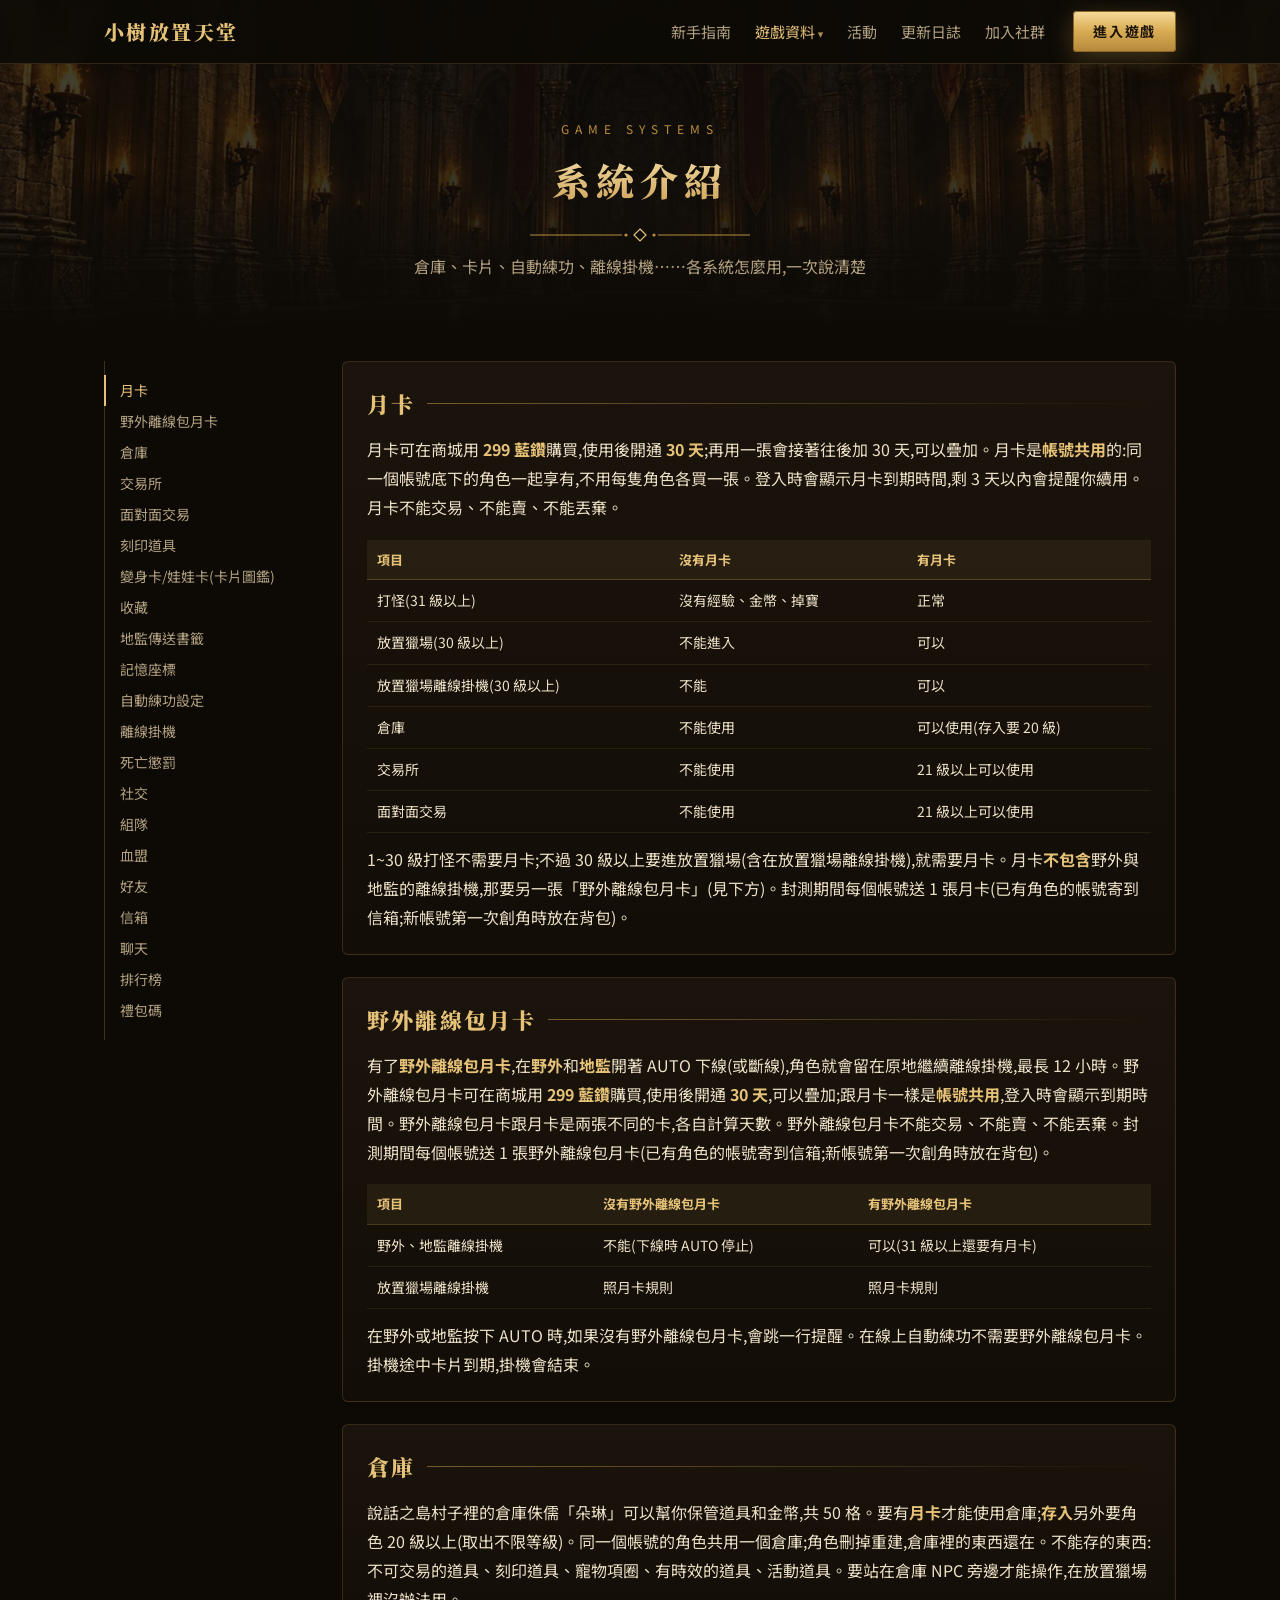
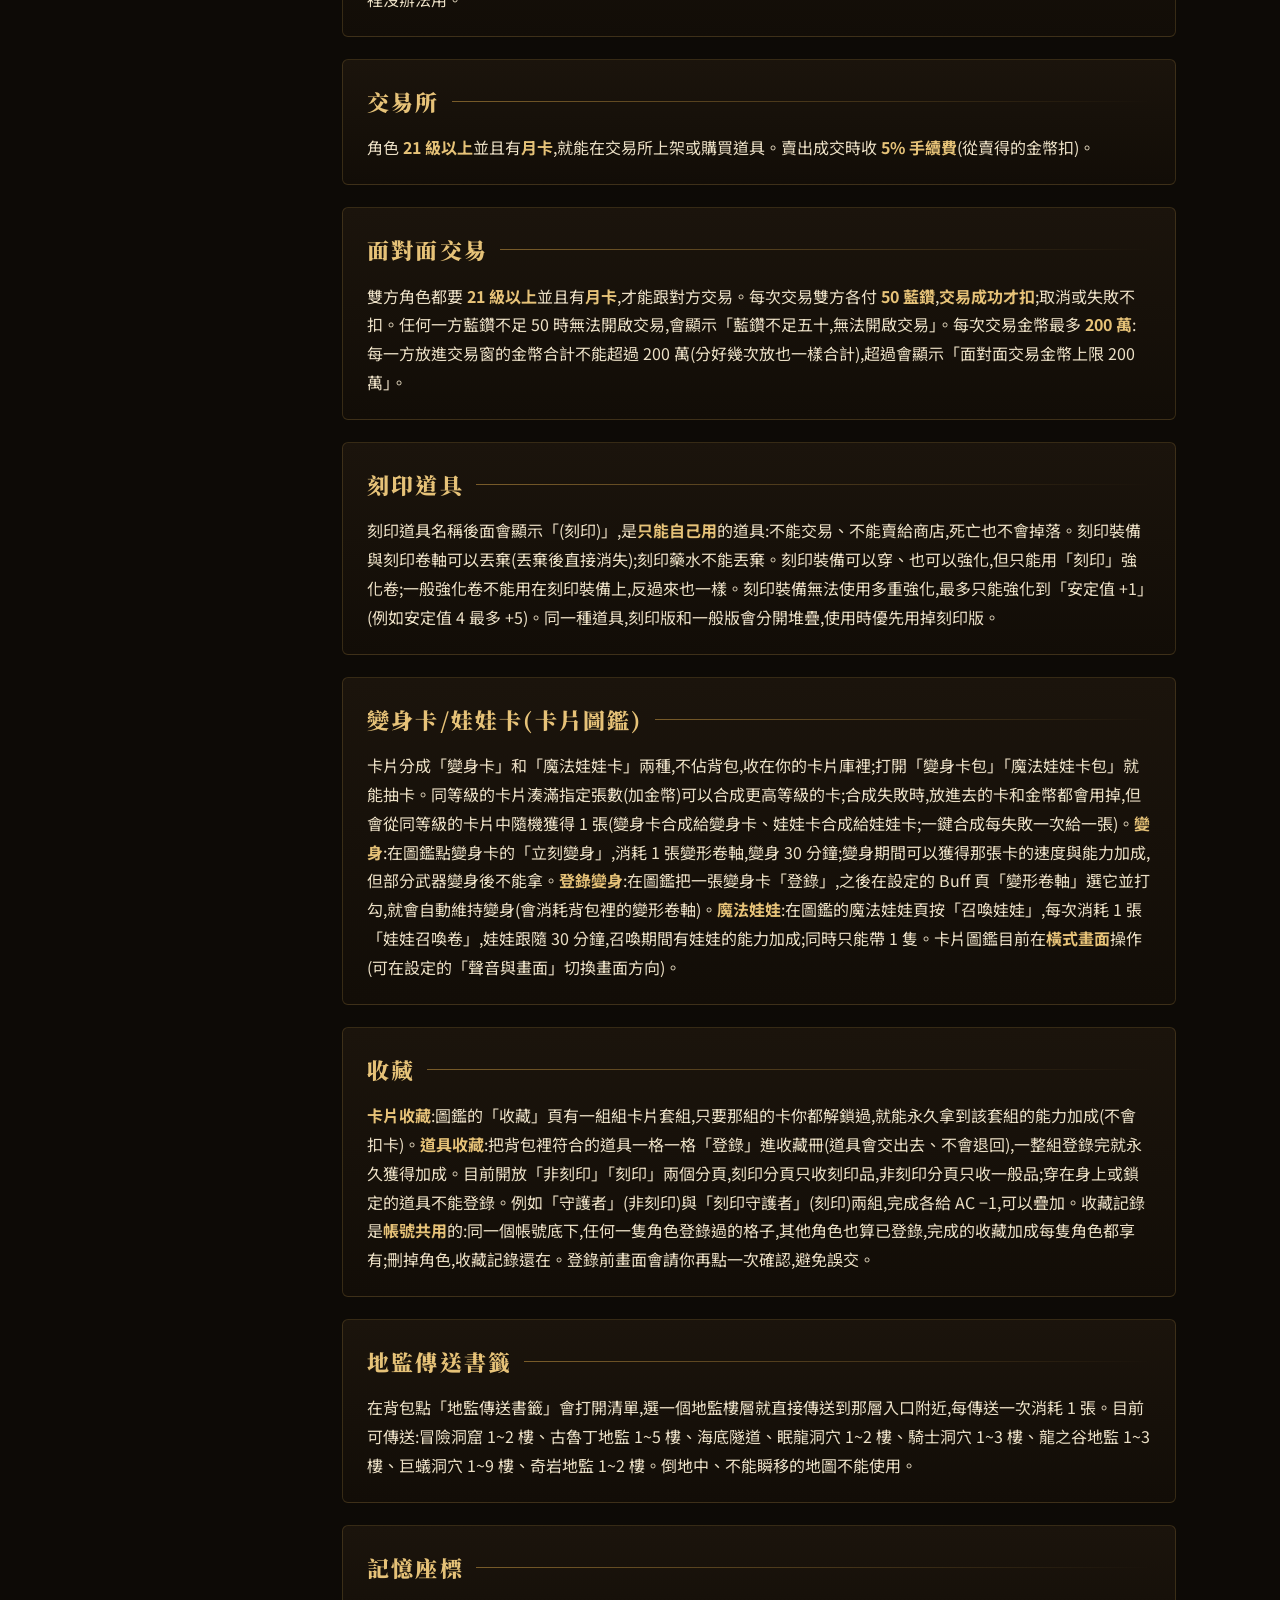
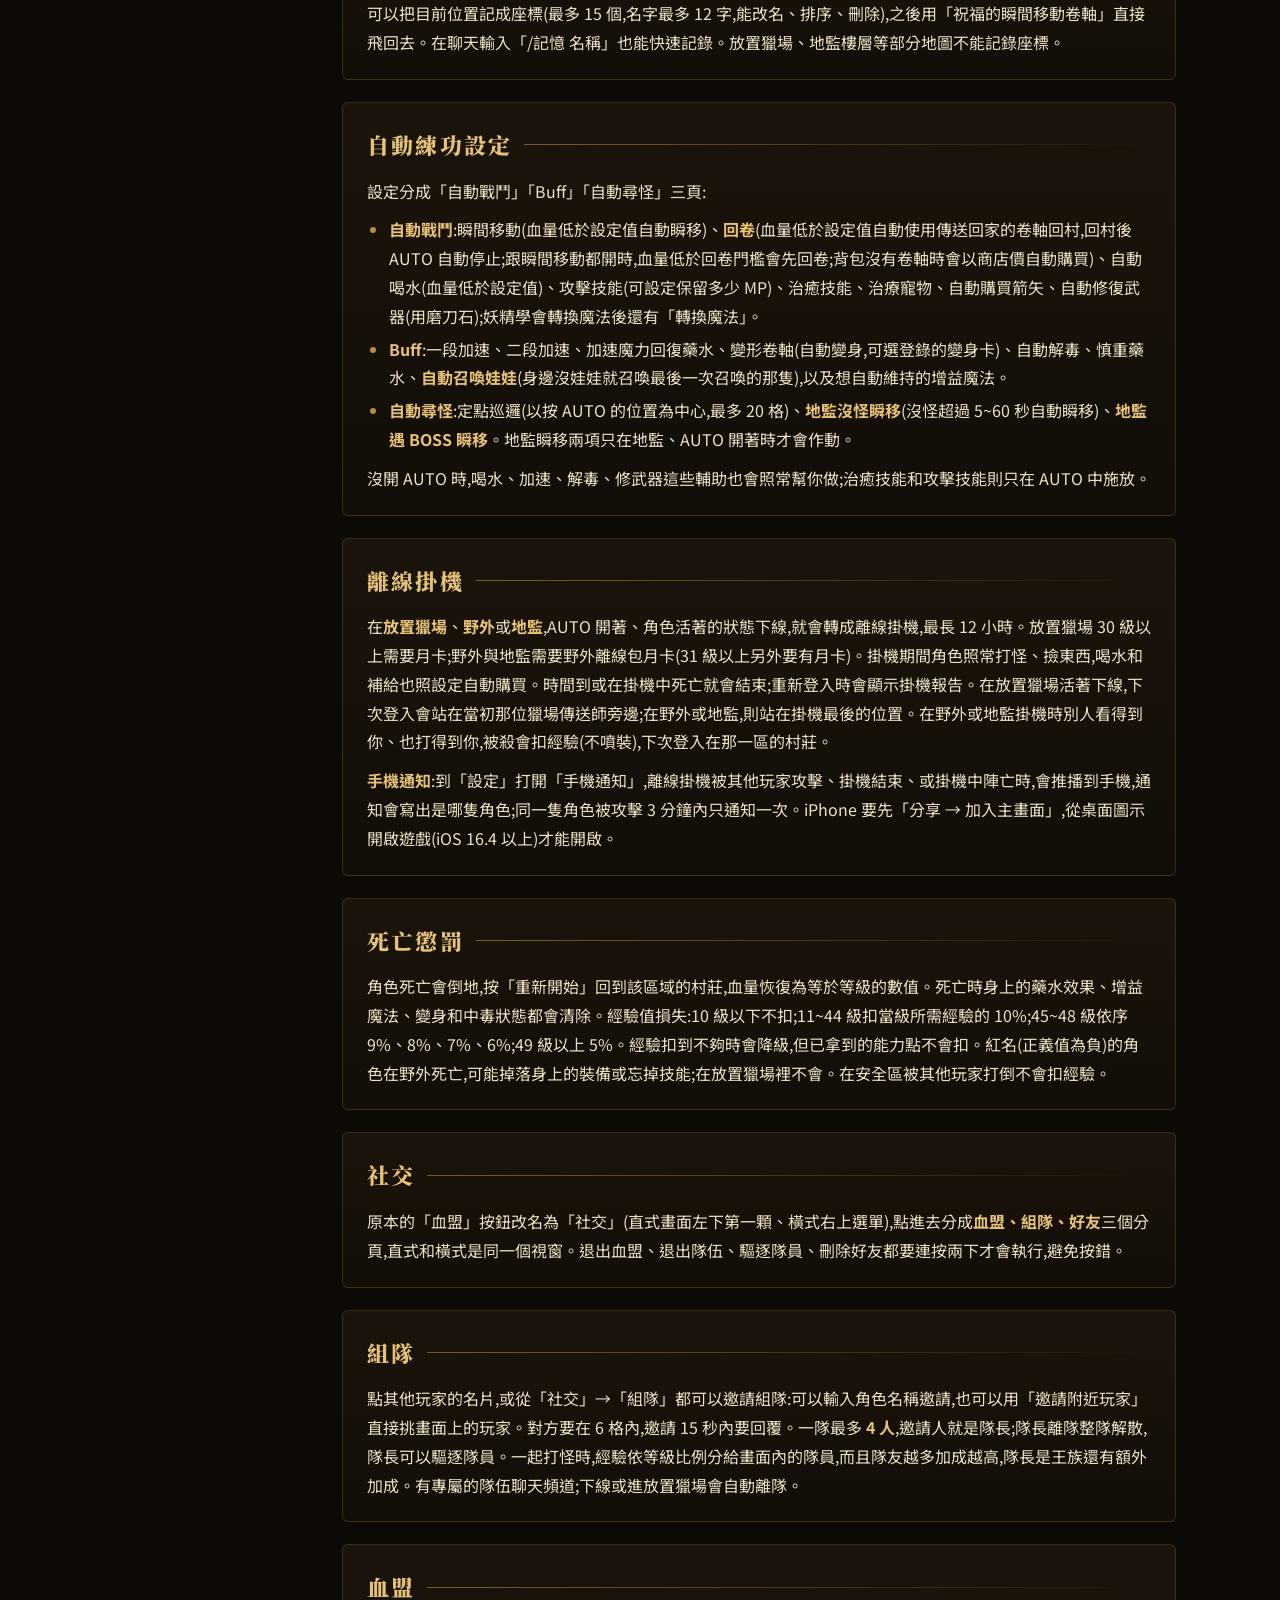
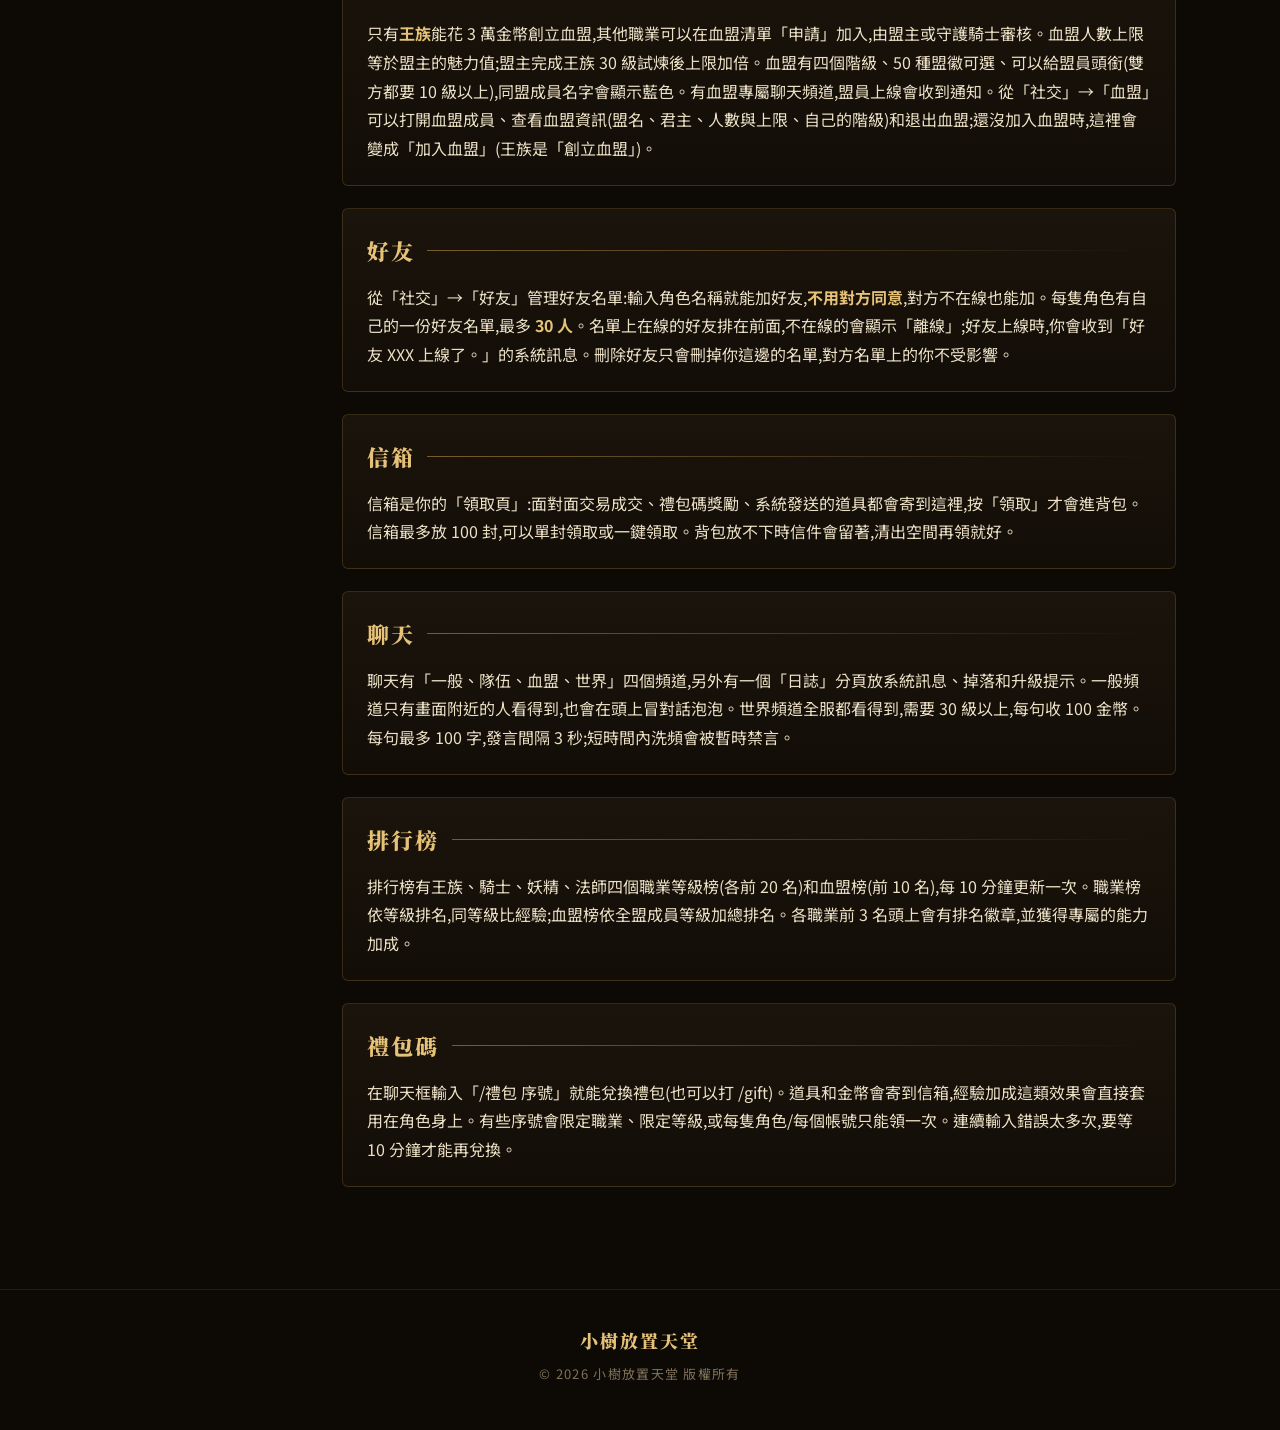
<file: systems.html>
<!doctype html>
<html lang="zh-Hant">
<head>
<meta charset="utf-8">
<meta name="viewport" content="width=device-width, initial-scale=1">
<title>系統介紹|小樹放置天堂</title>
<meta name="description" content="倉庫、卡片、自動練功、離線掛機……各系統怎麼用,一次說清楚">
<meta name="theme-color" content="#0d0a06">
<link rel="icon" href="data:image/svg+xml,%3Csvg xmlns='http://www.w3.org/2000/svg' viewBox='0 0 64 64'%3E%3Crect width='64' height='64' rx='14' fill='%230d0a06'/%3E%3Ccircle cx='32' cy='26' r='17' fill='%23c9a24a'/%3E%3Crect x='28' y='38' width='8' height='18' rx='3' fill='%238a5a34'/%3E%3C/svg%3E">
<link rel="preconnect" href="https://fonts.googleapis.com">
<link rel="preconnect" href="https://fonts.gstatic.com" crossorigin>
<link href="https://fonts.googleapis.com/css2?family=Noto+Serif+TC:wght@600;900&family=Noto+Sans+TC:wght@400;500;700&display=swap" rel="stylesheet">
<link rel="stylesheet" href="site.css">
</head>
<body>
<svg width="0" height="0" style="position:absolute" aria-hidden="true"><defs><symbol id="orn" viewBox="0 0 220 14"><path d="M0 7h92M128 7h92" stroke="#b98d3e" stroke-width="1"/><path d="M110 1l6 6-6 6-6-6z" fill="none" stroke="#e6c278" stroke-width="1.2"/><circle cx="96" cy="7" r="1.6" fill="#b98d3e"/><circle cx="124" cy="7" r="1.6" fill="#b98d3e"/></symbol></defs></svg>
<nav class="nav" id="nav"></nav>
<script src="nav.js"></script>
<header class="page-hero">
  <div class="wrap">
    <div class="sec-head">
      <div class="en">GAME SYSTEMS</div>
      <h1>系統介紹</h1>
      <svg class="orn"><use href="#orn"/></svg>
      <p>倉庫、卡片、自動練功、離線掛機……各系統怎麼用,一次說清楚</p>
    </div>
  </div>
</header>
<main class="data-sec">
  <div class="wrap">
    <div class="doc-wrap"><nav class="toc"><a href="#s1">月卡</a><a href="#s2">野外離線包月卡</a><a href="#s3">倉庫</a><a href="#s4">交易所</a><a href="#s5">面對面交易</a><a href="#s6">刻印道具</a><a href="#s7">變身卡/娃娃卡(卡片圖鑑)</a><a href="#s8">收藏</a><a href="#s9">地監傳送書籤</a><a href="#s10">記憶座標</a><a href="#s11">自動練功設定</a><a href="#s12">離線掛機</a><a href="#s13">死亡懲罰</a><a href="#s14">社交</a><a href="#s15">組隊</a><a href="#s16">血盟</a><a href="#s17">好友</a><a href="#s18">信箱</a><a href="#s19">聊天</a><a href="#s20">排行榜</a><a href="#s21">禮包碼</a></nav><div class="doc"><section class="sec" id="s1"><h2>月卡</h2><p>月卡可在商城用 <strong>299 藍鑽</strong>購買,使用後開通 <strong>30 天</strong>;再用一張會接著往後加 30 天,可以疊加。月卡是<strong>帳號共用</strong>的:同一個帳號底下的角色一起享有,不用每隻角色各買一張。登入時會顯示月卡到期時間,剩 3 天以內會提醒你續用。月卡不能交易、不能賣、不能丟棄。</p><div class="tbl"><table><tr><th>項目</th><th>沒有月卡</th><th>有月卡</th></tr><tr><td>打怪(31 級以上)</td><td>沒有經驗、金幣、掉寶</td><td>正常</td></tr><tr><td>放置獵場(30 級以上)</td><td>不能進入</td><td>可以</td></tr><tr><td>放置獵場離線掛機(30 級以上)</td><td>不能</td><td>可以</td></tr><tr><td>倉庫</td><td>不能使用</td><td>可以使用(存入要 20 級)</td></tr><tr><td>交易所</td><td>不能使用</td><td>21 級以上可以使用</td></tr><tr><td>面對面交易</td><td>不能使用</td><td>21 級以上可以使用</td></tr></table></div><p>1~30 級打怪不需要月卡;不過 30 級以上要進放置獵場(含在放置獵場離線掛機),就需要月卡。月卡<strong>不包含</strong>野外與地監的離線掛機,那要另一張「野外離線包月卡」(見下方)。封測期間每個帳號送 1 張月卡(已有角色的帳號寄到信箱;新帳號第一次創角時放在背包)。</p></section><section class="sec" id="s2"><h2>野外離線包月卡</h2><p>有了<strong>野外離線包月卡</strong>,在<strong>野外</strong>和<strong>地監</strong>開著 AUTO 下線(或斷線),角色就會留在原地繼續離線掛機,最長 12 小時。野外離線包月卡可在商城用 <strong>299 藍鑽</strong>購買,使用後開通 <strong>30 天</strong>,可以疊加;跟月卡一樣是<strong>帳號共用</strong>,登入時會顯示到期時間。野外離線包月卡跟月卡是兩張不同的卡,各自計算天數。野外離線包月卡不能交易、不能賣、不能丟棄。封測期間每個帳號送 1 張野外離線包月卡(已有角色的帳號寄到信箱;新帳號第一次創角時放在背包)。</p><div class="tbl"><table><tr><th>項目</th><th>沒有野外離線包月卡</th><th>有野外離線包月卡</th></tr><tr><td>野外、地監離線掛機</td><td>不能(下線時 AUTO 停止)</td><td>可以(31 級以上還要有月卡)</td></tr><tr><td>放置獵場離線掛機</td><td>照月卡規則</td><td>照月卡規則</td></tr></table></div><p>在野外或地監按下 AUTO 時,如果沒有野外離線包月卡,會跳一行提醒。在線上自動練功不需要野外離線包月卡。掛機途中卡片到期,掛機會結束。</p></section><section class="sec" id="s3"><h2>倉庫</h2><p>說話之島村子裡的倉庫侏儒「朵琳」可以幫你保管道具和金幣,共 50 格。要有<strong>月卡</strong>才能使用倉庫;<strong>存入</strong>另外要角色 20 級以上(取出不限等級)。同一個帳號的角色共用一個倉庫;角色刪掉重建,倉庫裡的東西還在。不能存的東西:不可交易的道具、刻印道具、寵物項圈、有時效的道具、活動道具。要站在倉庫 NPC 旁邊才能操作,在放置獵場裡沒辦法用。</p></section><section class="sec" id="s4"><h2>交易所</h2><p>角色 <strong>21 級以上</strong>並且有<strong>月卡</strong>,就能在交易所上架或購買道具。賣出成交時收 <strong>5% 手續費</strong>(從賣得的金幣扣)。</p></section><section class="sec" id="s5"><h2>面對面交易</h2><p>雙方角色都要 <strong>21 級以上</strong>並且有<strong>月卡</strong>,才能跟對方交易。每次交易雙方各付 <strong>50 藍鑽</strong>,<strong>交易成功才扣</strong>;取消或失敗不扣。任何一方藍鑽不足 50 時無法開啟交易,會顯示「藍鑽不足五十,無法開啟交易」。每次交易金幣最多 <strong>200 萬</strong>:每一方放進交易窗的金幣合計不能超過 200 萬(分好幾次放也一樣合計),超過會顯示「面對面交易金幣上限 200 萬」。</p></section><section class="sec" id="s6"><h2>刻印道具</h2><p>刻印道具名稱後面會顯示「(刻印)」,是<strong>只能自己用</strong>的道具:不能交易、不能賣給商店,死亡也不會掉落。刻印裝備與刻印卷軸可以丟棄(丟棄後直接消失);刻印藥水不能丟棄。刻印裝備可以穿、也可以強化,但只能用「刻印」強化卷;一般強化卷不能用在刻印裝備上,反過來也一樣。刻印裝備無法使用多重強化,最多只能強化到「安定值 +1」(例如安定值 4 最多 +5)。同一種道具,刻印版和一般版會分開堆疊,使用時優先用掉刻印版。</p></section><section class="sec" id="s7"><h2>變身卡/娃娃卡(卡片圖鑑)</h2><p>卡片分成「變身卡」和「魔法娃娃卡」兩種,不佔背包,收在你的卡片庫裡;打開「變身卡包」「魔法娃娃卡包」就能抽卡。同等級的卡片湊滿指定張數(加金幣)可以合成更高等級的卡;合成失敗時,放進去的卡和金幣都會用掉,但會從同等級的卡片中隨機獲得 1 張(變身卡合成給變身卡、娃娃卡合成給娃娃卡;一鍵合成每失敗一次給一張)。<strong>變身</strong>:在圖鑑點變身卡的「立刻變身」,消耗 1 張變形卷軸,變身 30 分鐘;變身期間可以獲得那張卡的速度與能力加成,但部分武器變身後不能拿。<strong>登錄變身</strong>:在圖鑑把一張變身卡「登錄」,之後在設定的 Buff 頁「變形卷軸」選它並打勾,就會自動維持變身(會消耗背包裡的變形卷軸)。<strong>魔法娃娃</strong>:在圖鑑的魔法娃娃頁按「召喚娃娃」,每次消耗 1 張「娃娃召喚卷」,娃娃跟隨 30 分鐘,召喚期間有娃娃的能力加成;同時只能帶 1 隻。卡片圖鑑目前在<strong>橫式畫面</strong>操作(可在設定的「聲音與畫面」切換畫面方向)。</p></section><section class="sec" id="s8"><h2>收藏</h2><p><strong>卡片收藏</strong>:圖鑑的「收藏」頁有一組組卡片套組,只要那組的卡你都解鎖過,就能永久拿到該套組的能力加成(不會扣卡)。<strong>道具收藏</strong>:把背包裡符合的道具一格一格「登錄」進收藏冊(道具會交出去、不會退回),一整組登錄完就永久獲得加成。目前開放「非刻印」「刻印」兩個分頁,刻印分頁只收刻印品,非刻印分頁只收一般品;穿在身上或鎖定的道具不能登錄。例如「守護者」(非刻印)與「刻印守護者」(刻印)兩組,完成各給 AC −1,可以疊加。收藏記錄是<strong>帳號共用</strong>的:同一個帳號底下,任何一隻角色登錄過的格子,其他角色也算已登錄,完成的收藏加成每隻角色都享有;刪掉角色,收藏記錄還在。登錄前畫面會請你再點一次確認,避免誤交。</p></section><section class="sec" id="s9"><h2>地監傳送書籤</h2><p>在背包點「地監傳送書籤」會打開清單,選一個地監樓層就直接傳送到那層入口附近,每傳送一次消耗 1 張。目前可傳送:冒險洞窟 1~2 樓、古魯丁地監 1~5 樓、海底隧道、眠龍洞穴 1~2 樓、騎士洞穴 1~3 樓、龍之谷地監 1~3 樓、巨蟻洞穴 1~9 樓、奇岩地監 1~2 樓。倒地中、不能瞬移的地圖不能使用。</p></section><section class="sec" id="s10"><h2>記憶座標</h2><p>可以把目前位置記成座標(最多 15 個,名字最多 12 字,能改名、排序、刪除),之後用「祝福的瞬間移動卷軸」直接飛回去。在聊天輸入「/記憶 名稱」也能快速記錄。放置獵場、地監樓層等部分地圖不能記錄座標。</p></section><section class="sec" id="s11"><h2>自動練功設定</h2><p>設定分成「自動戰鬥」「Buff」「自動尋怪」三頁:</p><ul><li><strong>自動戰鬥</strong>:瞬間移動(血量低於設定值自動瞬移)、<strong>回卷</strong>(血量低於設定值自動使用傳送回家的卷軸回村,回村後 AUTO 自動停止;跟瞬間移動都開時,血量低於回卷門檻會先回卷;背包沒有卷軸時會以商店價自動購買)、自動喝水(血量低於設定值)、攻擊技能(可設定保留多少 MP)、治癒技能、治療寵物、自動購買箭矢、自動修復武器(用磨刀石);妖精學會轉換魔法後還有「轉換魔法」。</li><li><strong>Buff</strong>:一段加速、二段加速、加速魔力回復藥水、變形卷軸(自動變身,可選登錄的變身卡)、自動解毒、慎重藥水、<strong>自動召喚娃娃</strong>(身邊沒娃娃就召喚最後一次召喚的那隻),以及想自動維持的增益魔法。</li><li><strong>自動尋怪</strong>:定點巡邏(以按 AUTO 的位置為中心,最多 20 格)、<strong>地監沒怪瞬移</strong>(沒怪超過 5~60 秒自動瞬移)、<strong>地監遇 BOSS 瞬移</strong>。地監瞬移兩項只在地監、AUTO 開著時才會作動。</li></ul><p>沒開 AUTO 時,喝水、加速、解毒、修武器這些輔助也會照常幫你做;治癒技能和攻擊技能則只在 AUTO 中施放。</p></section><section class="sec" id="s12"><h2>離線掛機</h2><p>在<strong>放置獵場</strong>、<strong>野外</strong>或<strong>地監</strong>,AUTO 開著、角色活著的狀態下線,就會轉成離線掛機,最長 12 小時。放置獵場 30 級以上需要月卡;野外與地監需要野外離線包月卡(31 級以上另外要有月卡)。掛機期間角色照常打怪、撿東西,喝水和補給也照設定自動購買。時間到或在掛機中死亡就會結束;重新登入時會顯示掛機報告。在放置獵場活著下線,下次登入會站在當初那位獵場傳送師旁邊;在野外或地監,則站在掛機最後的位置。在野外或地監掛機時別人看得到你、也打得到你,被殺會扣經驗(不噴裝),下次登入在那一區的村莊。</p><p><strong>手機通知</strong>:到「設定」打開「手機通知」,離線掛機被其他玩家攻擊、掛機結束、或掛機中陣亡時,會推播到手機,通知會寫出是哪隻角色;同一隻角色被攻擊 3 分鐘內只通知一次。iPhone 要先「分享 → 加入主畫面」,從桌面圖示開啟遊戲(iOS 16.4 以上)才能開啟。</p></section><section class="sec" id="s13"><h2>死亡懲罰</h2><p>角色死亡會倒地,按「重新開始」回到該區域的村莊,血量恢復為等於等級的數值。死亡時身上的藥水效果、增益魔法、變身和中毒狀態都會清除。經驗值損失:10 級以下不扣;11~44 級扣當級所需經驗的 10%;45~48 級依序 9%、8%、7%、6%;49 級以上 5%。經驗扣到不夠時會降級,但已拿到的能力點不會扣。紅名(正義值為負)的角色在野外死亡,可能掉落身上的裝備或忘掉技能;在放置獵場裡不會。在安全區被其他玩家打倒不會扣經驗。</p></section><section class="sec" id="s14"><h2>社交</h2><p>原本的「血盟」按鈕改名為「社交」(直式畫面左下第一顆、橫式右上選單),點進去分成<strong>血盟、組隊、好友</strong>三個分頁,直式和橫式是同一個視窗。退出血盟、退出隊伍、驅逐隊員、刪除好友都要連按兩下才會執行,避免按錯。</p></section><section class="sec" id="s15"><h2>組隊</h2><p>點其他玩家的名片,或從「社交」→「組隊」都可以邀請組隊:可以輸入角色名稱邀請,也可以用「邀請附近玩家」直接挑畫面上的玩家。對方要在 6 格內,邀請 15 秒內要回覆。一隊最多 <strong>4 人</strong>,邀請人就是隊長;隊長離隊整隊解散,隊長可以驅逐隊員。一起打怪時,經驗依等級比例分給畫面內的隊員,而且隊友越多加成越高,隊長是王族還有額外加成。有專屬的隊伍聊天頻道;下線或進放置獵場會自動離隊。</p></section><section class="sec" id="s16"><h2>血盟</h2><p>只有<strong>王族</strong>能花 3 萬金幣創立血盟,其他職業可以在血盟清單「申請」加入,由盟主或守護騎士審核。血盟人數上限等於盟主的魅力值;盟主完成王族 30 級試煉後上限加倍。血盟有四個階級、50 種盟徽可選、可以給盟員頭銜(雙方都要 10 級以上),同盟成員名字會顯示藍色。有血盟專屬聊天頻道,盟員上線會收到通知。從「社交」→「血盟」可以打開血盟成員、查看血盟資訊(盟名、君主、人數與上限、自己的階級)和退出血盟;還沒加入血盟時,這裡會變成「加入血盟」(王族是「創立血盟」)。</p></section><section class="sec" id="s17"><h2>好友</h2><p>從「社交」→「好友」管理好友名單:輸入角色名稱就能加好友,<strong>不用對方同意</strong>,對方不在線也能加。每隻角色有自己的一份好友名單,最多 <strong>30 人</strong>。名單上在線的好友排在前面,不在線的會顯示「離線」;好友上線時,你會收到「好友 XXX 上線了。」的系統訊息。刪除好友只會刪掉你這邊的名單,對方名單上的你不受影響。</p></section><section class="sec" id="s18"><h2>信箱</h2><p>信箱是你的「領取頁」:面對面交易成交、禮包碼獎勵、系統發送的道具都會寄到這裡,按「領取」才會進背包。信箱最多放 100 封,可以單封領取或一鍵領取。背包放不下時信件會留著,清出空間再領就好。</p></section><section class="sec" id="s19"><h2>聊天</h2><p>聊天有「一般、隊伍、血盟、世界」四個頻道,另外有一個「日誌」分頁放系統訊息、掉落和升級提示。一般頻道只有畫面附近的人看得到,也會在頭上冒對話泡泡。世界頻道全服都看得到,需要 30 級以上,每句收 100 金幣。每句最多 100 字,發言間隔 3 秒;短時間內洗頻會被暫時禁言。</p></section><section class="sec" id="s20"><h2>排行榜</h2><p>排行榜有王族、騎士、妖精、法師四個職業等級榜(各前 20 名)和血盟榜(前 10 名),每 10 分鐘更新一次。職業榜依等級排名,同等級比經驗;血盟榜依全盟成員等級加總排名。各職業前 3 名頭上會有排名徽章,並獲得專屬的能力加成。</p></section><section class="sec" id="s21"><h2>禮包碼</h2><p>在聊天框輸入「/禮包 序號」就能兌換禮包(也可以打 /gift)。道具和金幣會寄到信箱,經驗加成這類效果會直接套用在角色身上。有些序號會限定職業、限定等級,或每隻角色/每個帳號只能領一次。連續輸入錯誤太多次,要等 10 分鐘才能再兌換。</p></section></div></div>
  </div>
</main>
<footer>
  <div class="wrap"><span class="brand">小樹放置天堂</span>© 2026 小樹放置天堂 版權所有</div>
</footer>
<script>
// 目錄跟著捲動標亮目前這節
(function () {
  var links = [].slice.call(document.querySelectorAll('.toc a')); if (!links.length) return;
  var secs = links.map(function (a) { return document.querySelector(a.getAttribute('href')); });
  function on() { var y = window.scrollY + 120, k = 0; secs.forEach(function (s, i) { if (s && s.offsetTop <= y) k = i; });
    links.forEach(function (a, i) { a.classList.toggle('on', i === k); }); }
  window.addEventListener('scroll', on, { passive: true }); on();
})();
</script>
</body>
</html>
</file>
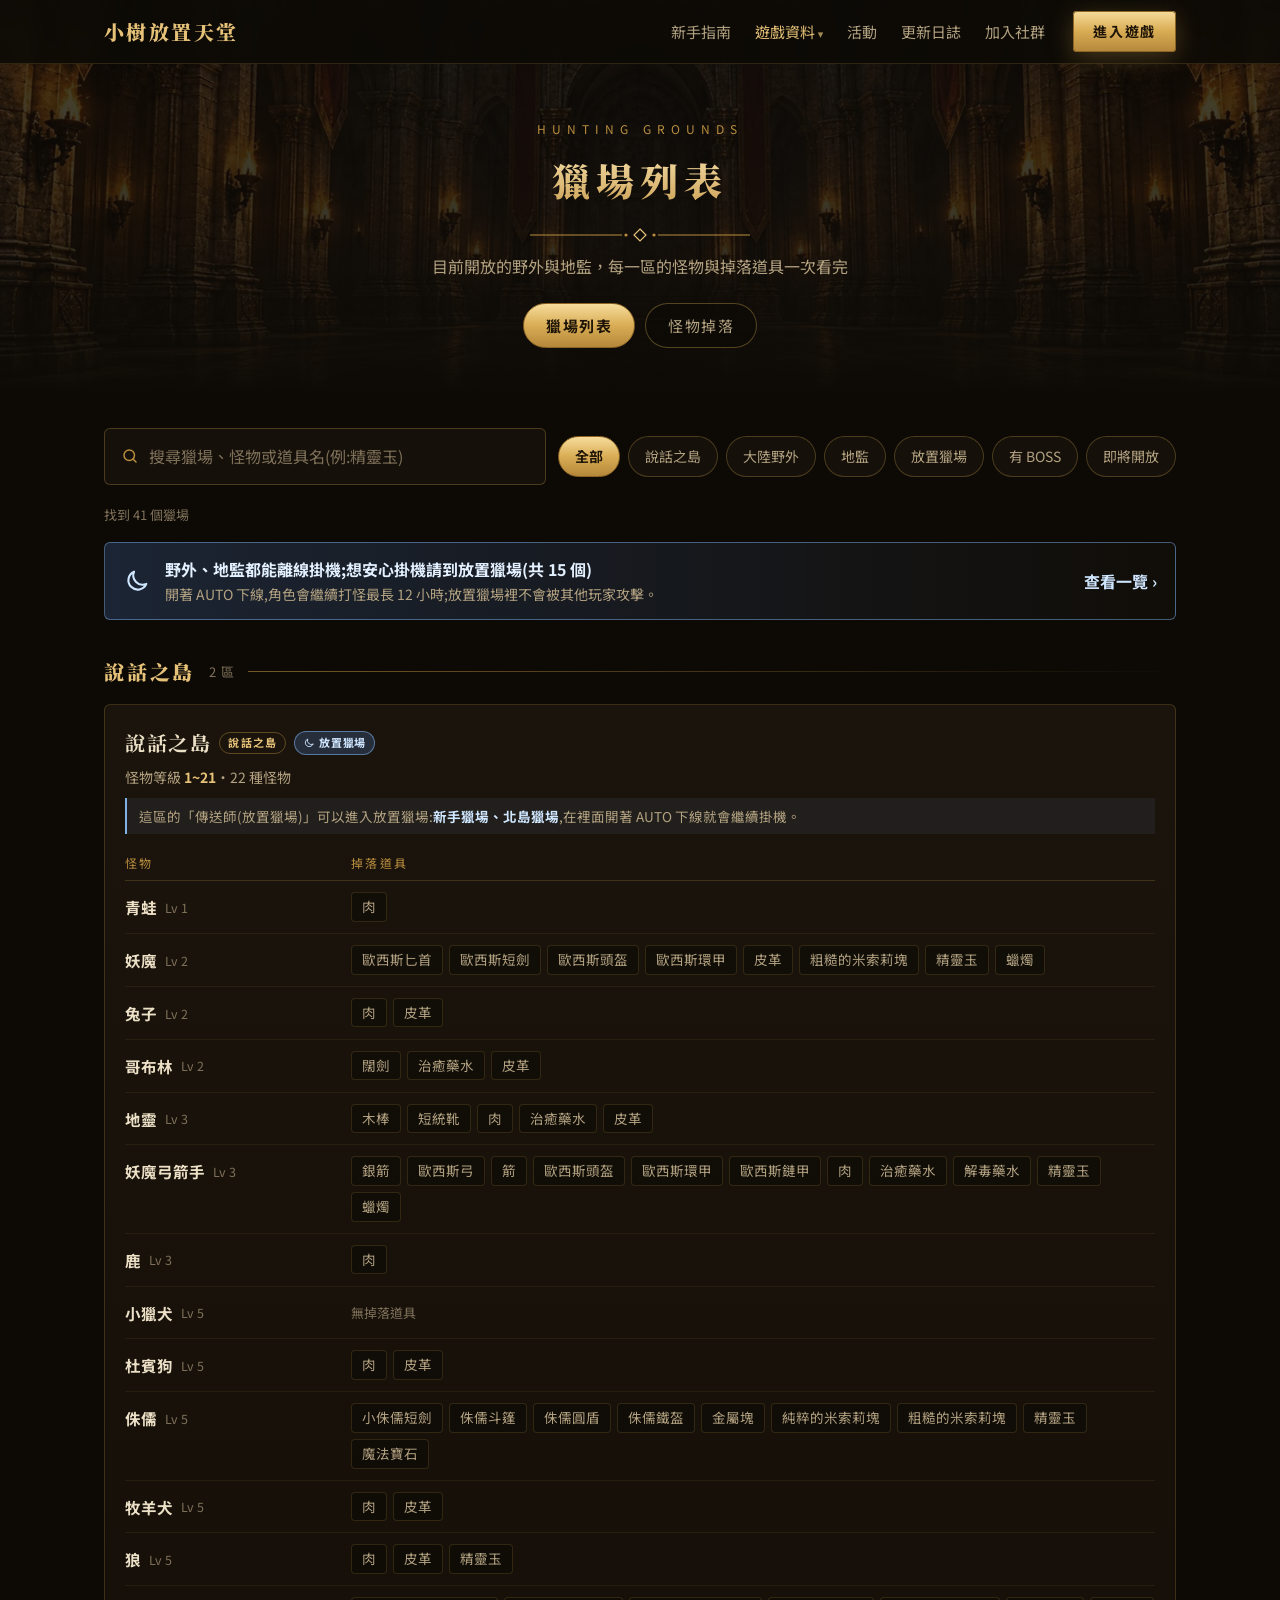
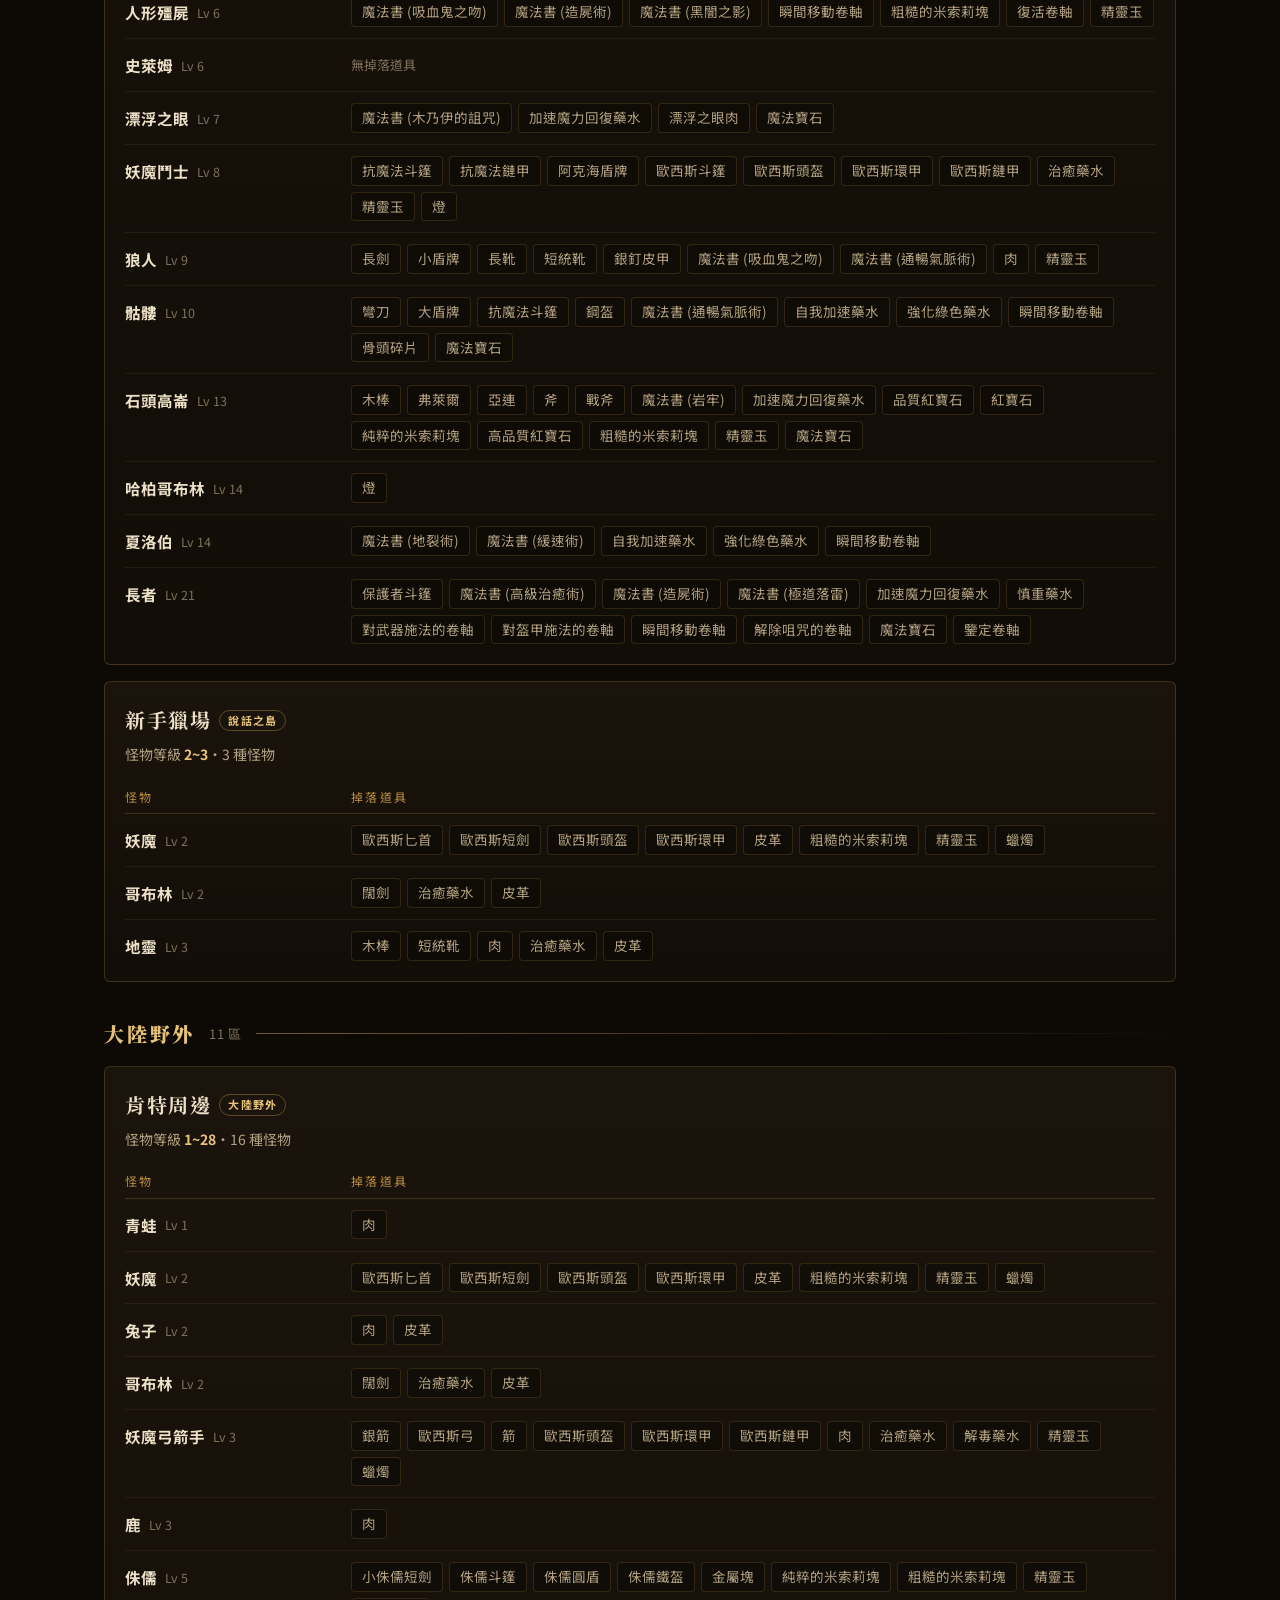
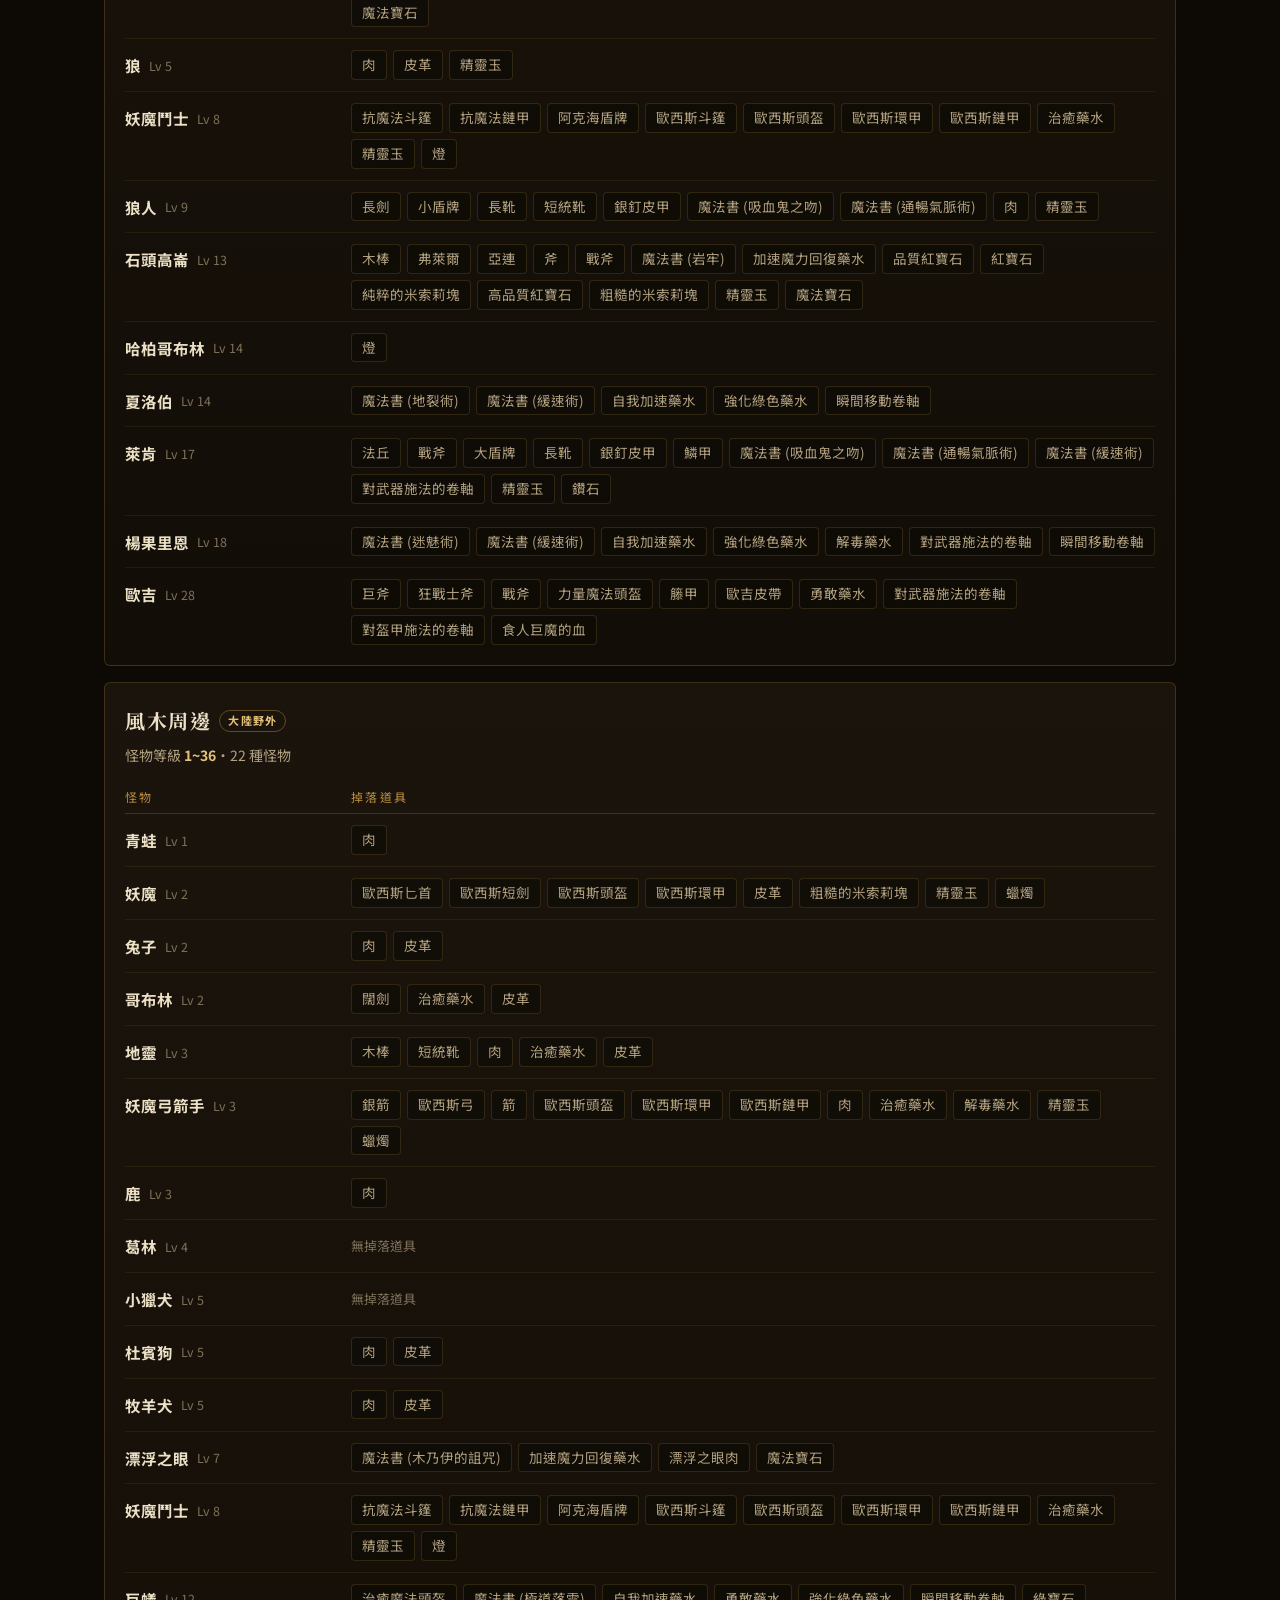
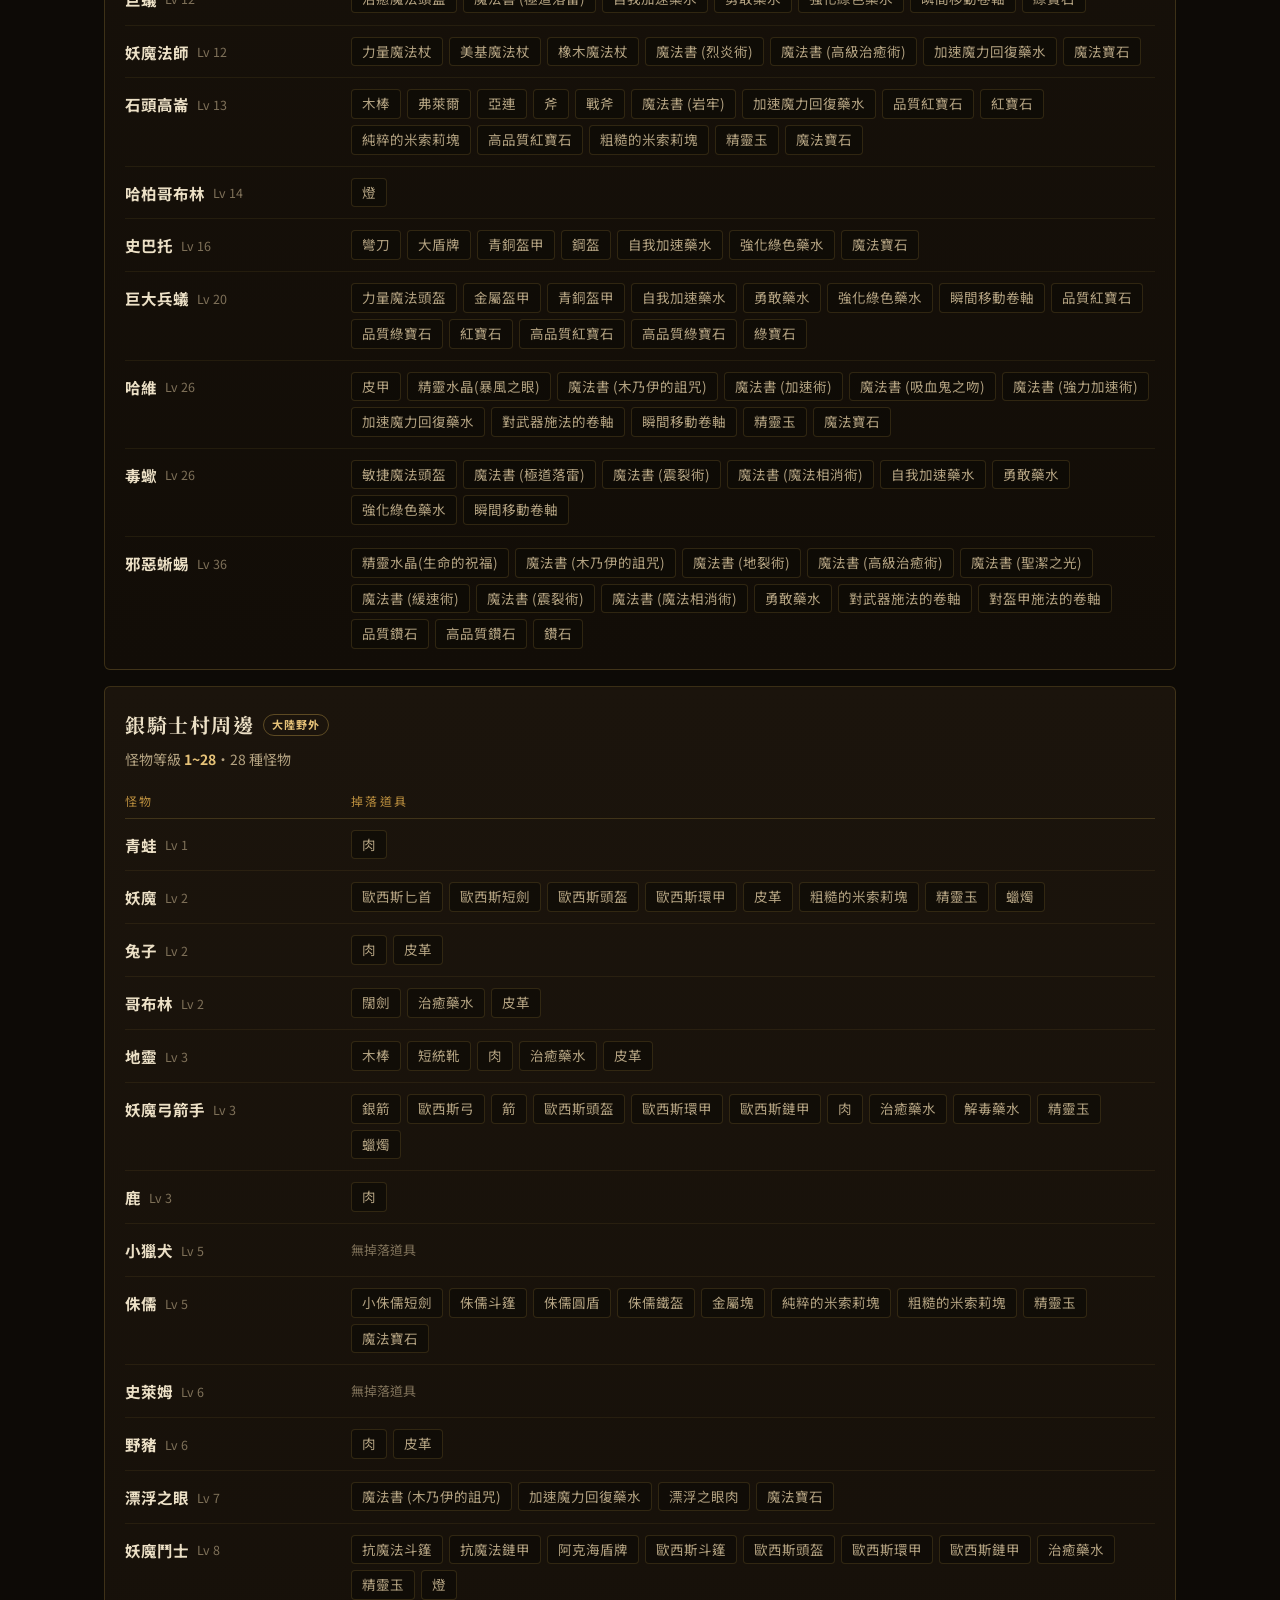
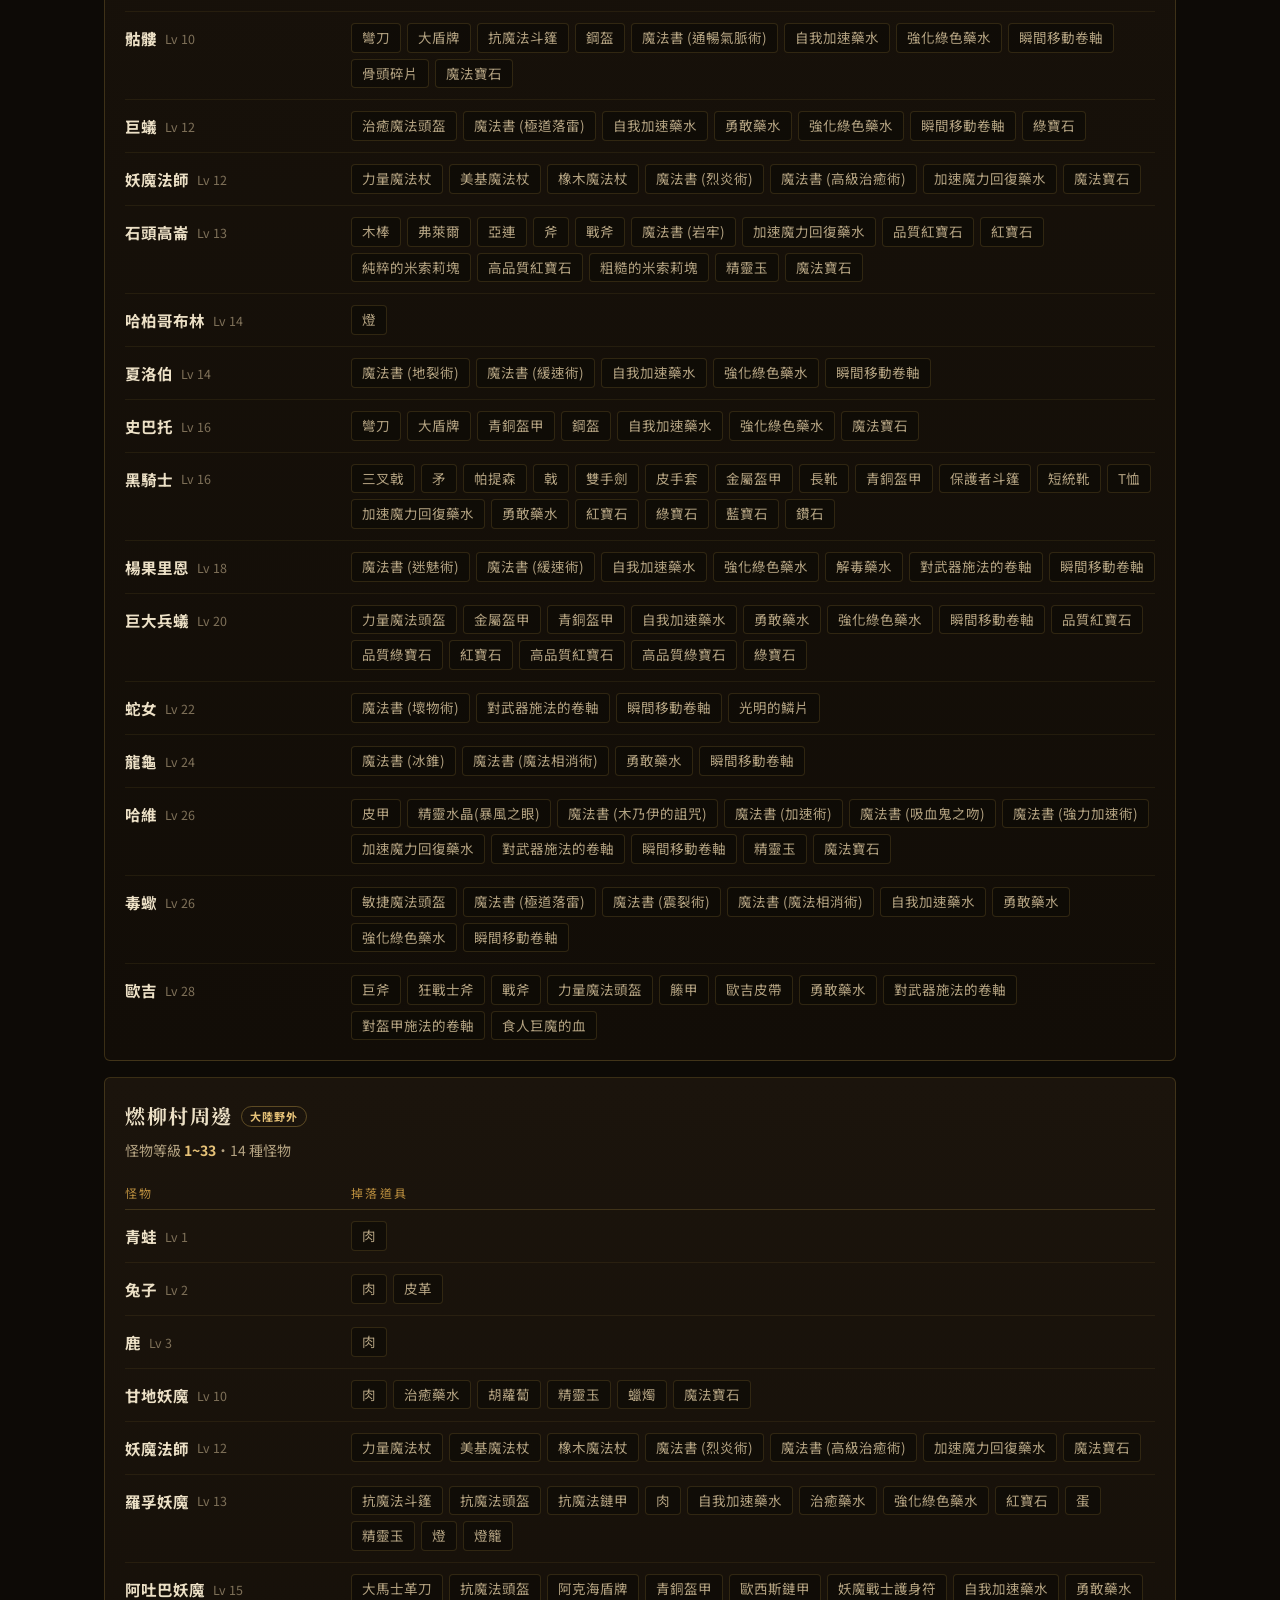
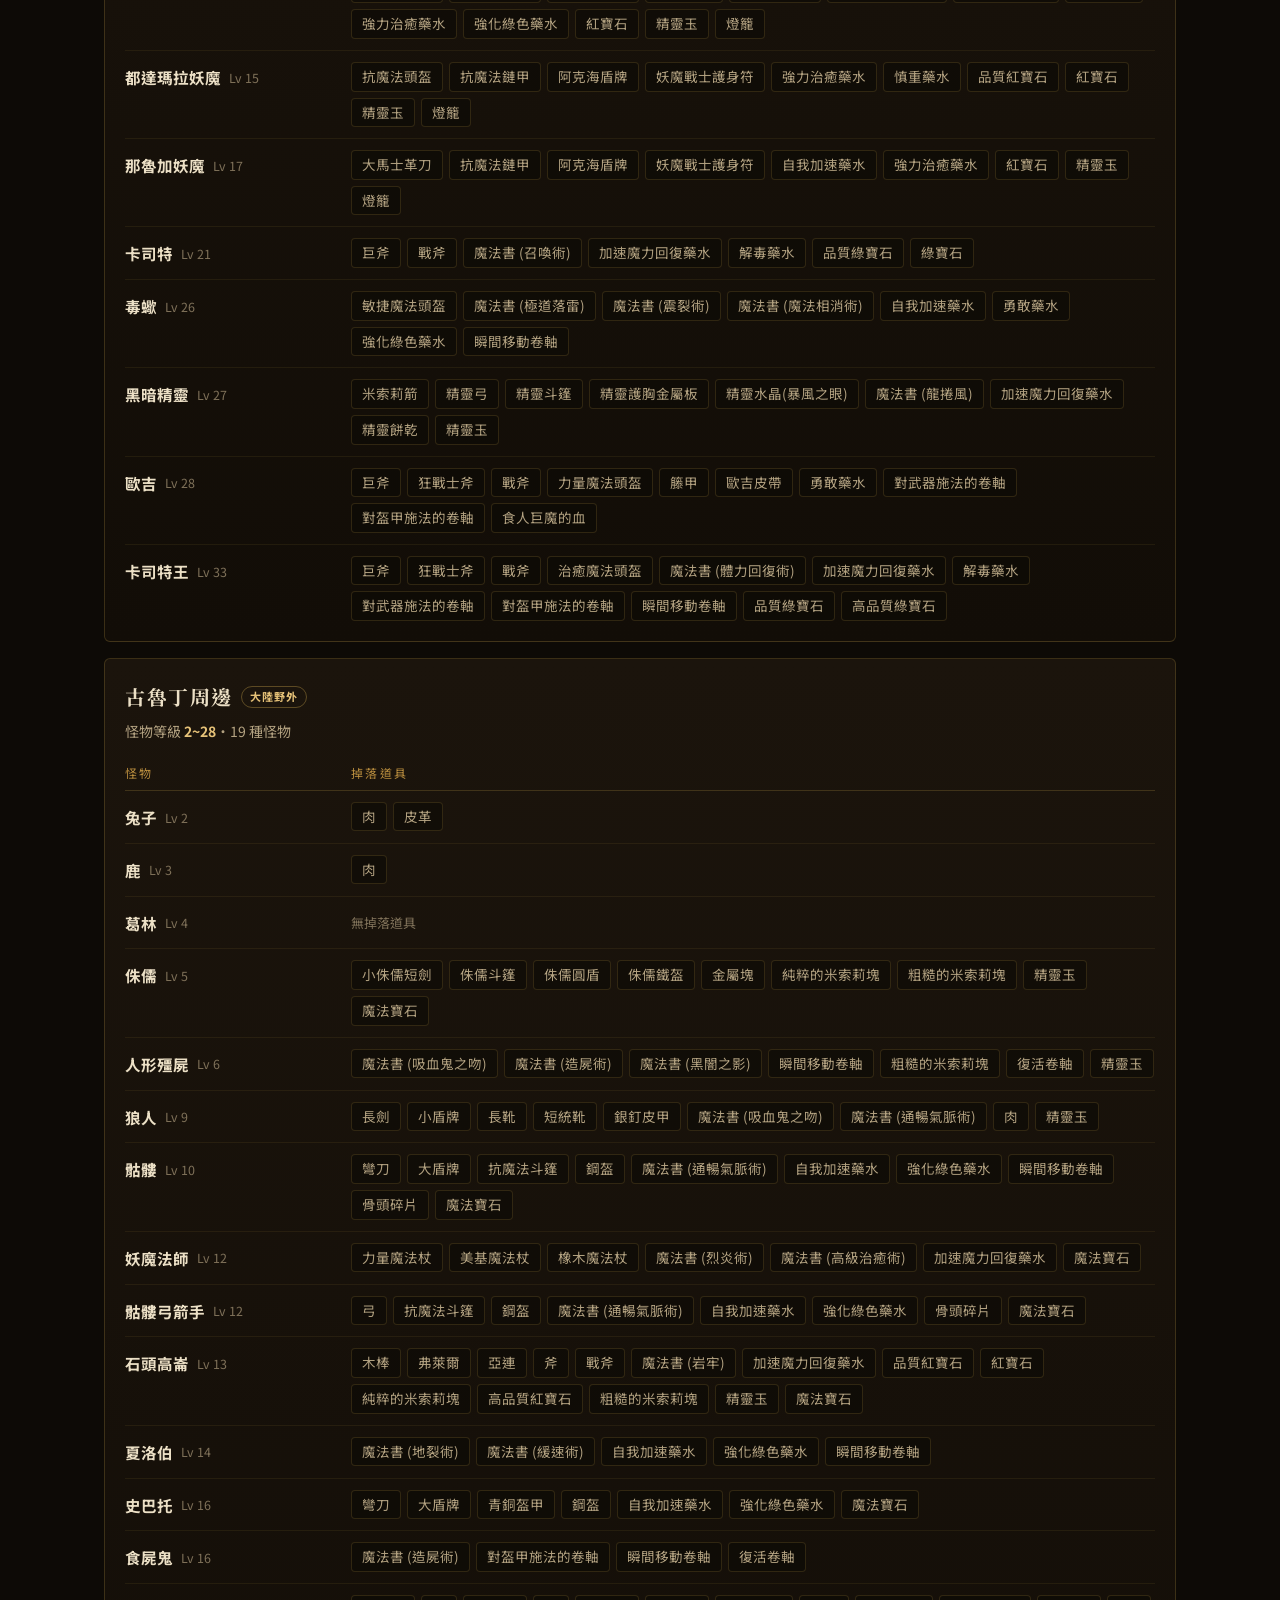
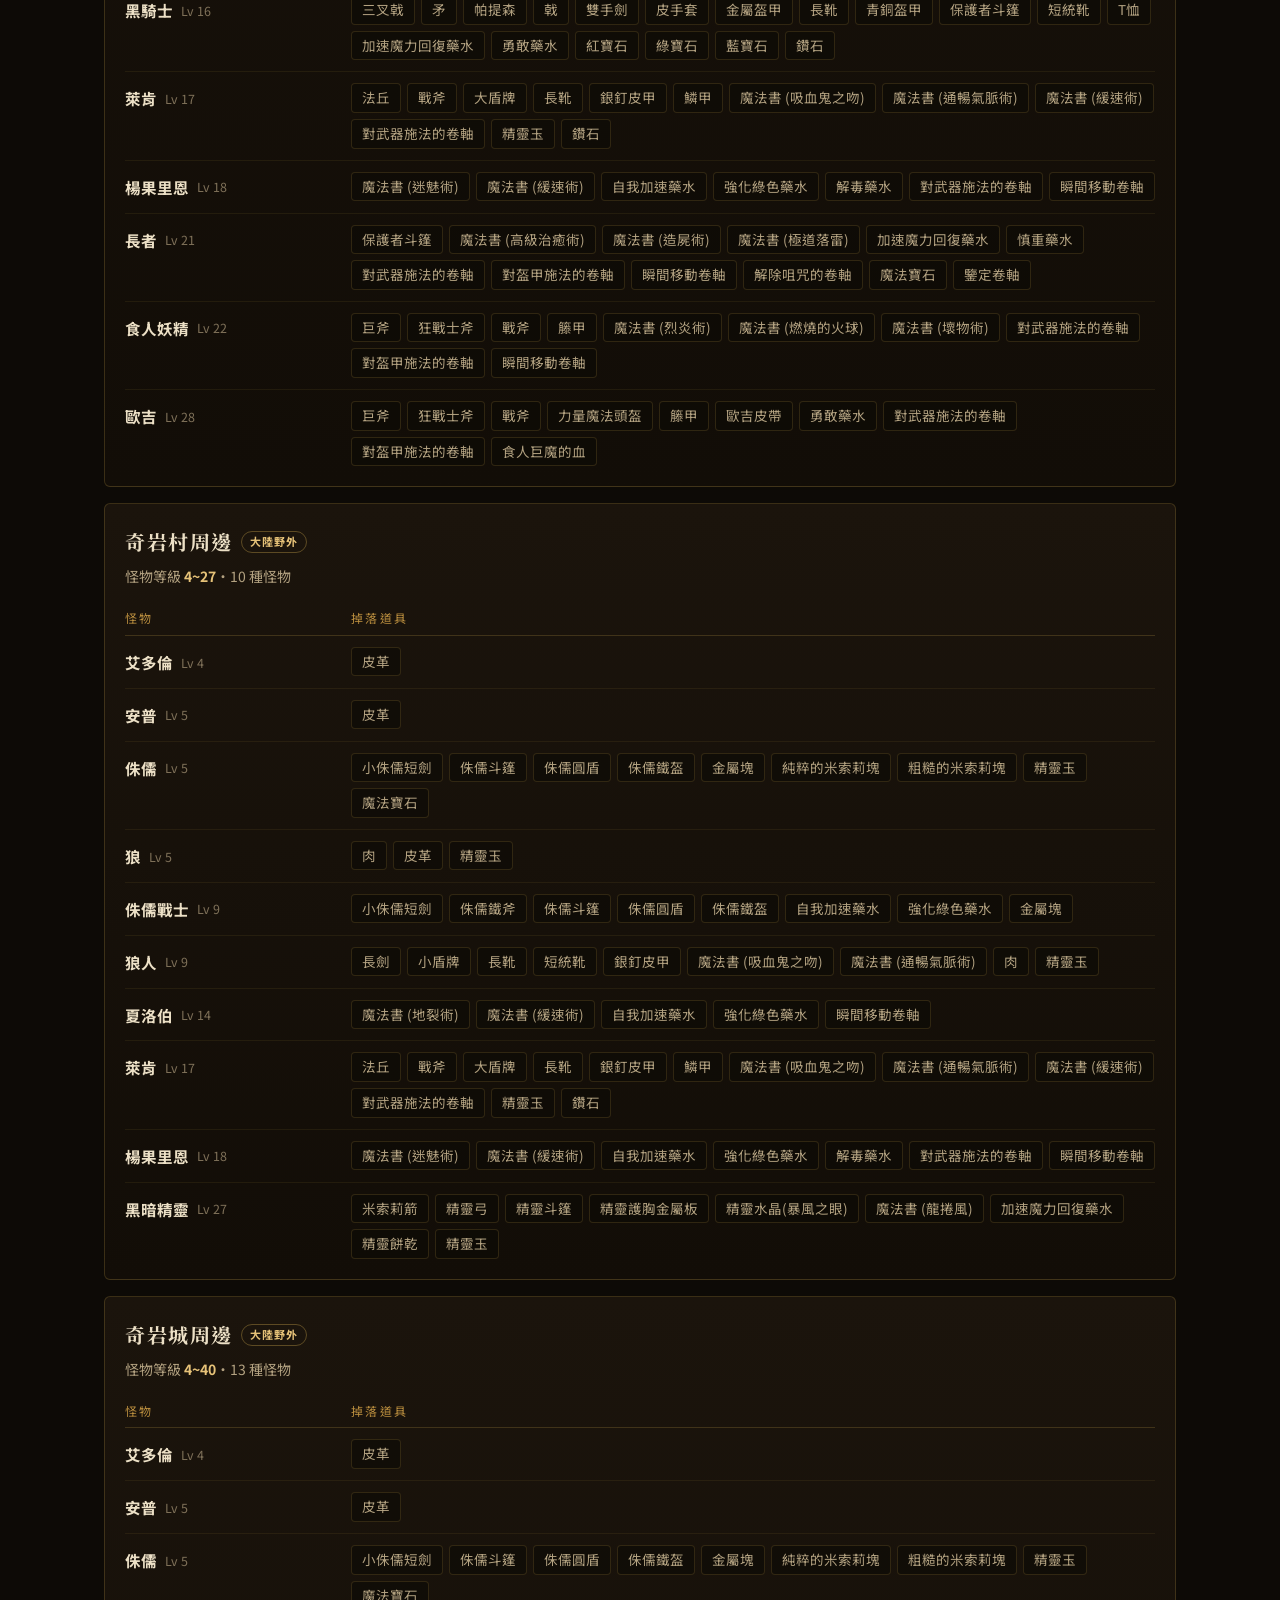
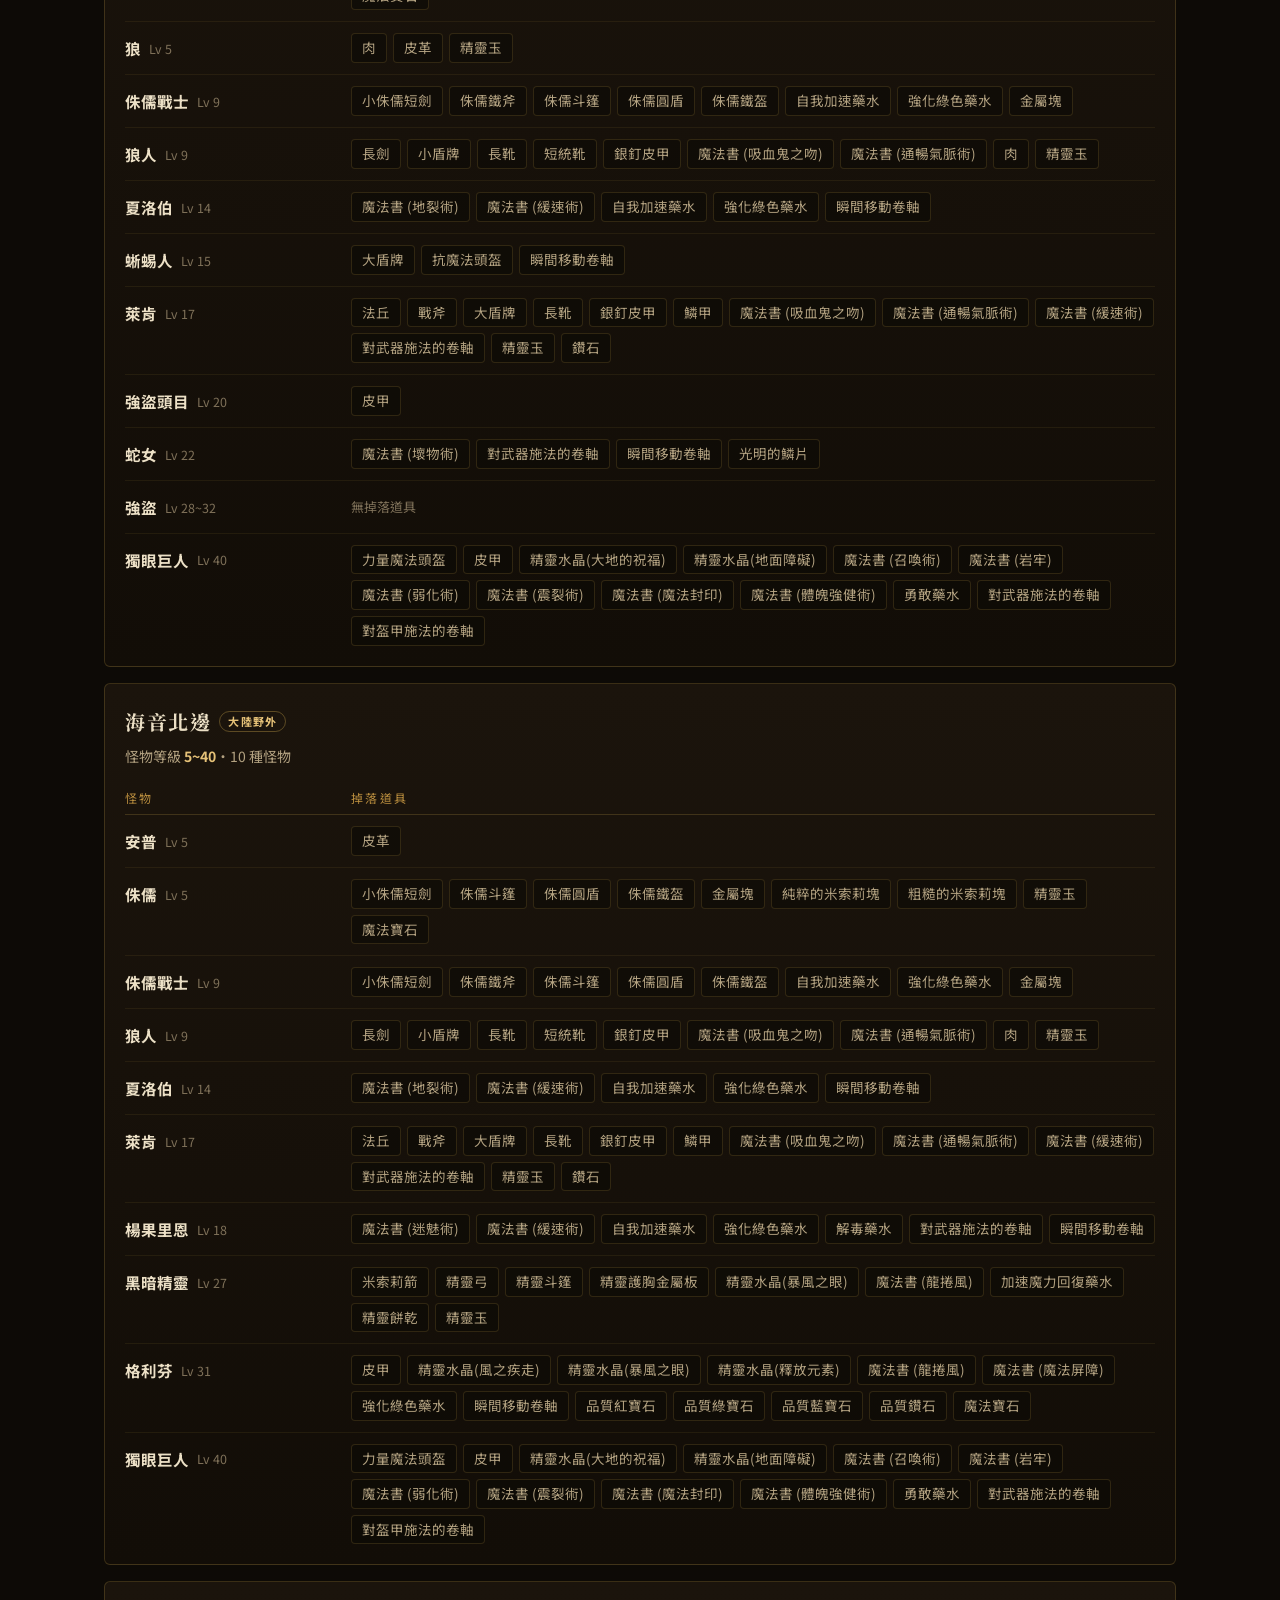
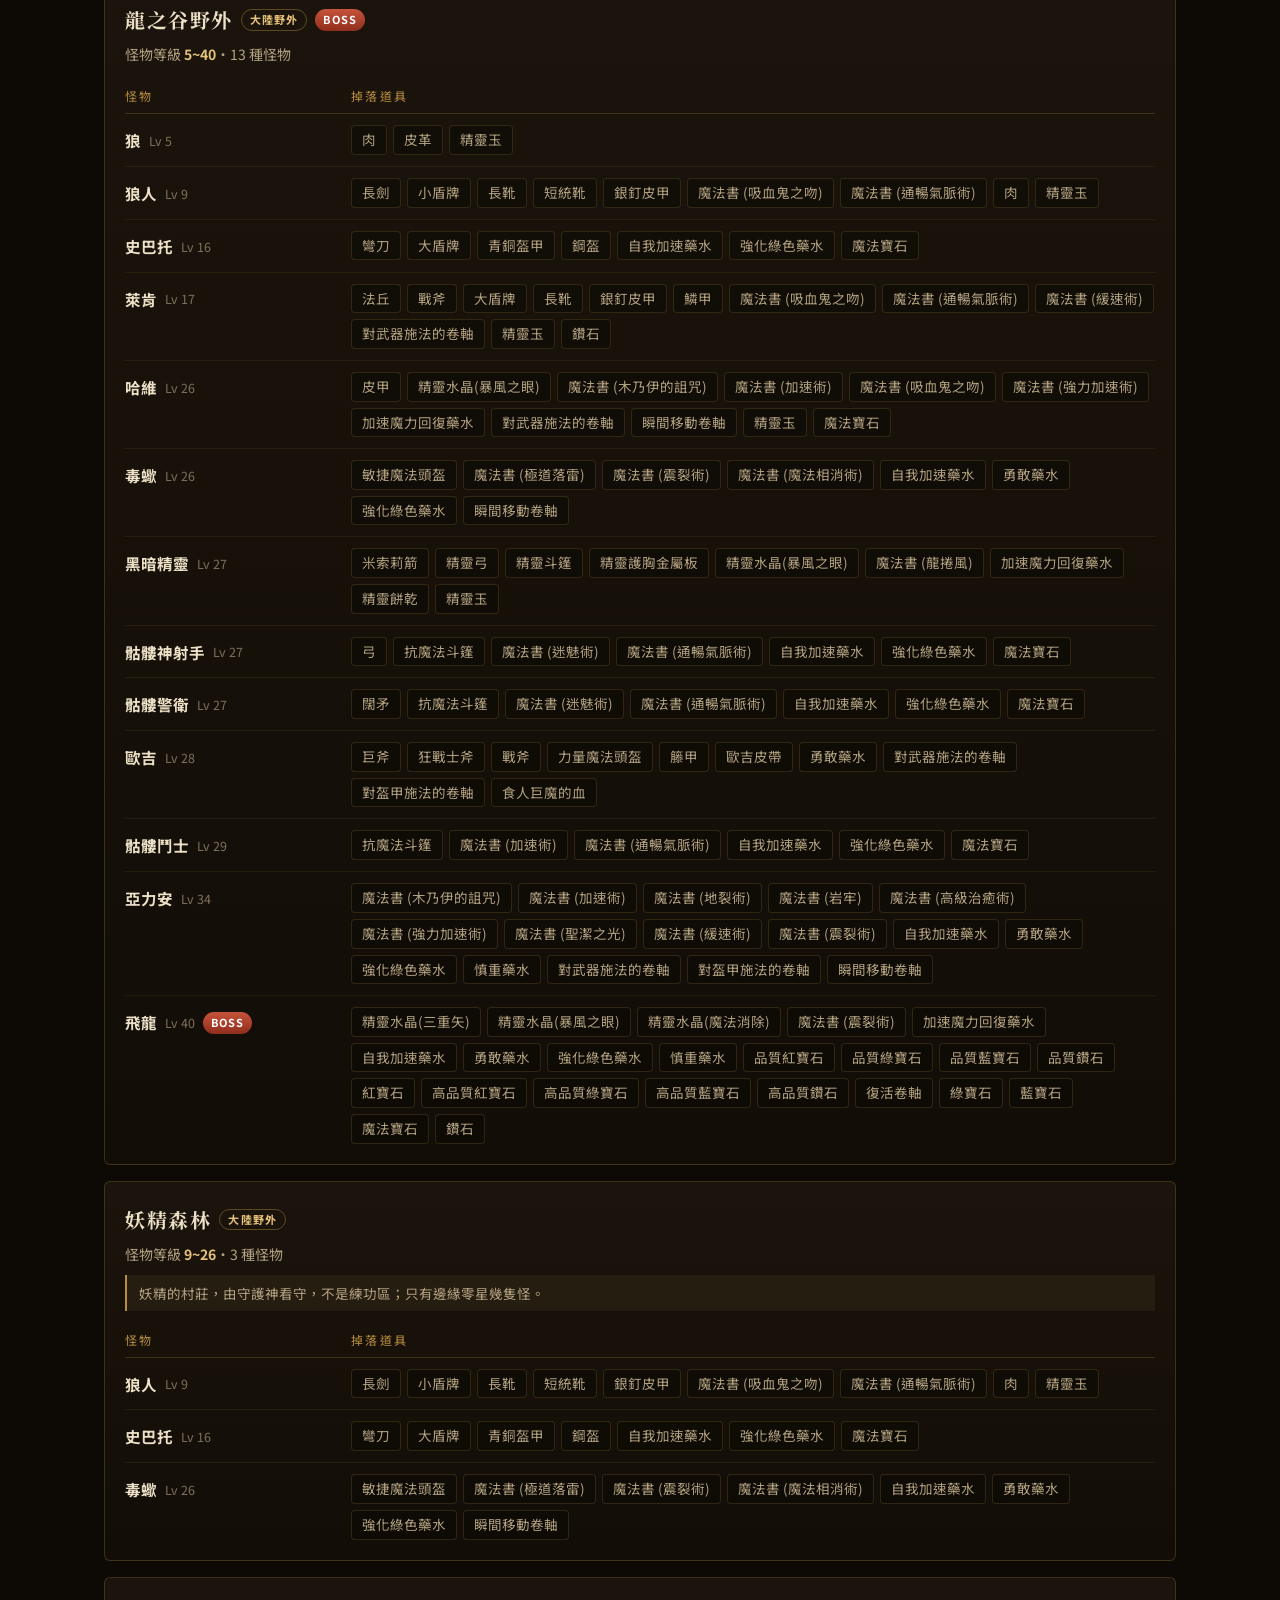
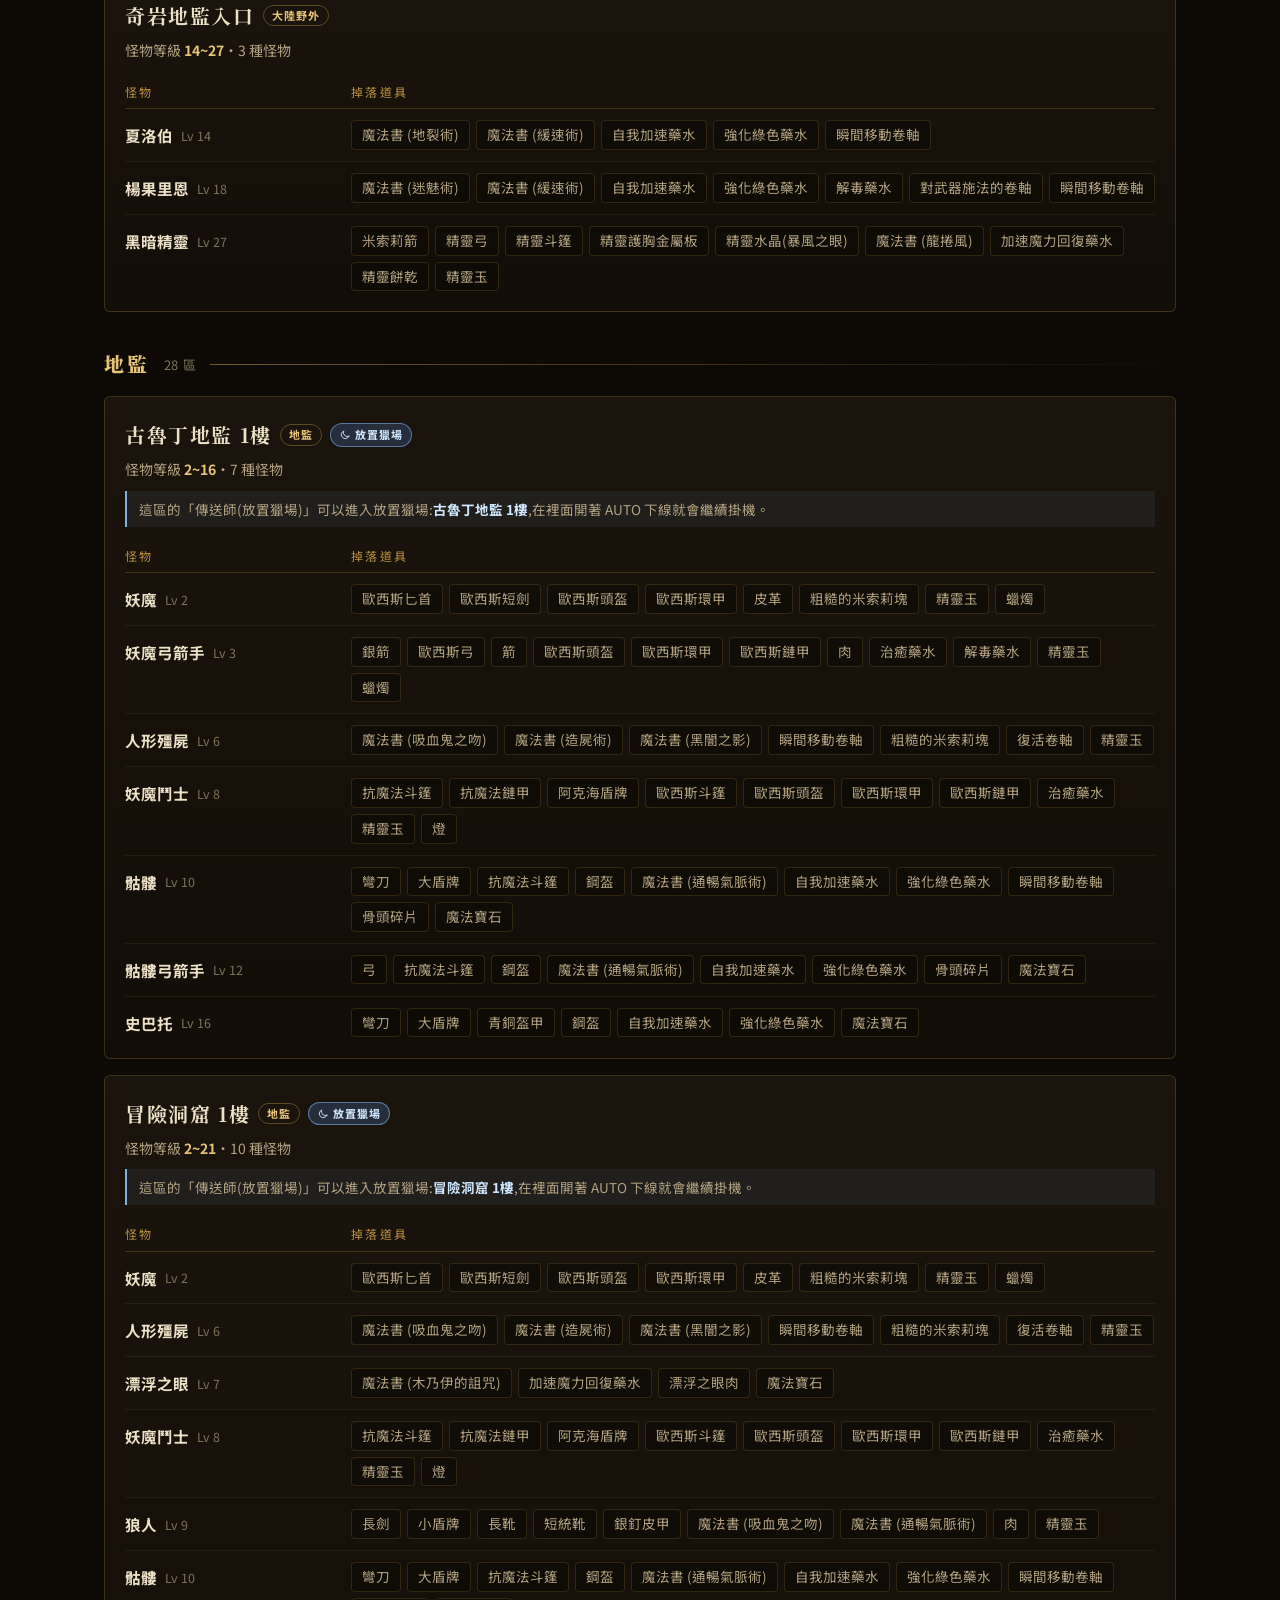
<file: zones.html>
<!doctype html>
<html lang="zh-Hant">
<head>
<meta charset="utf-8">
<meta name="viewport" content="width=device-width, initial-scale=1">
<title>獵場列表|小樹放置天堂</title>
<meta name="description" content="小樹放置天堂目前開放的野外與地監，每一區的怪物與掉落道具。">
<meta name="theme-color" content="#0d0a06">
<link rel="icon" href="data:image/svg+xml,%3Csvg xmlns='http://www.w3.org/2000/svg' viewBox='0 0 64 64'%3E%3Crect width='64' height='64' rx='14' fill='%230d0a06'/%3E%3Ccircle cx='32' cy='26' r='17' fill='%23c9a24a'/%3E%3Crect x='28' y='38' width='8' height='18' rx='3' fill='%238a5a34'/%3E%3C/svg%3E">
<link rel="preconnect" href="https://fonts.googleapis.com">
<link rel="preconnect" href="https://fonts.gstatic.com" crossorigin>
<link href="https://fonts.googleapis.com/css2?family=Noto+Serif+TC:wght@600;900&family=Noto+Sans+TC:wght@400;500;700&display=swap" rel="stylesheet">
<link rel="stylesheet" href="site.css">
</head>
<body>

<svg width="0" height="0" style="position:absolute" aria-hidden="true">
  <defs>
    <symbol id="orn" viewBox="0 0 220 14"><path d="M0 7h92M128 7h92" stroke="#b98d3e" stroke-width="1"/><path d="M110 1l6 6-6 6-6-6z" fill="none" stroke="#e6c278" stroke-width="1.2"/><circle cx="96" cy="7" r="1.6" fill="#b98d3e"/><circle cx="124" cy="7" r="1.6" fill="#b98d3e"/></symbol>
  </defs>
</svg>

<nav class="nav" id="nav"></nav>
<script src="nav.js"></script>

<header class="page-hero">
  <div class="wrap">
    <div class="sec-head">
      <div class="en">HUNTING GROUNDS</div>
      <h1>獵場列表</h1>
      <svg class="orn"><use href="#orn"/></svg>
      <p>目前開放的野外與地監，每一區的怪物與掉落道具一次看完</p>
    </div>
    <div class="subtabs"><a href="zones.html" class="on">獵場列表</a><a href="monsters.html">怪物掉落</a></div>
  </div>
</header>

<main class="data-sec">
  <div class="wrap">
    <div class="toolbar">
      <label class="search">
        <svg viewBox="0 0 24 24" fill="none" stroke="currentColor" stroke-width="2" stroke-linecap="round" aria-hidden="true"><circle cx="11" cy="11" r="7"/><path d="m20 20-4-4"/></svg>
        <input id="q" type="search" placeholder="搜尋獵場、怪物或道具名(例:精靈玉)" autocomplete="off">
      </label>
      <div class="chips" id="chips"></div>
    </div>
    <p class="result-note" id="note"></p>
    <div id="list"></div>
    <div class="data-note" id="foot"></div>
  </div>
</main>

<footer>
  <div class="wrap"><span class="brand">小樹放置天堂</span>© 2026 小樹放置天堂 版權所有</div>
</footer>

<script src="data/wiki.js"></script>
<script>
(function () {
  var W = window.WIKI;
  var list = document.getElementById('list');
  if (!W) { list.innerHTML = '<p class="empty">資料載入失敗，請重新整理頁面。</p>'; return; }
  var esc = function (s) { return String(s).replace(/&/g, '&amp;').replace(/</g, '&lt;').replace(/"/g, '&quot;'); };
  var GROUPS = ['說話之島', '大陸野外', '地監'];
  var FILTERS = [['all', '全部']].concat(GROUPS.map(function (g) { return [g, g]; })).concat([['afk', '放置獵場'], ['boss', '有 BOSS'], ['soon', '即將開放']]);
  var CLOSED = W.closed || [];
  var HUNTS = W.hunts || []; // 💤 放置獵場(每人一份、不會被打;麥哥 10/23 起野外/地監也能離線掛機)
  var MOON_SVG = '<svg viewBox="0 0 24 24" fill="none" stroke="currentColor" stroke-width="1.8" stroke-linecap="round" stroke-linejoin="round" aria-hidden="true"><path d="M20 14.5A8 8 0 0 1 9.5 4a8 8 0 1 0 10.5 10.5z"/></svg>';
  var LOCK_SVG = '<svg viewBox="0 0 24 24" fill="none" stroke="currentColor" stroke-width="1.6" stroke-linecap="round" stroke-linejoin="round" aria-hidden="true"><rect x="5" y="11" width="14" height="10" rx="1.5"/><path d="M8 11V8a4 4 0 0 1 8 0v3"/><circle cx="12" cy="16" r="1.2"/></svg>';
  var state = { f: 'all', q: '' };

  var chips = document.getElementById('chips');
  chips.innerHTML = FILTERS.map(function (f) { return '<button class="chip" data-f="' + f[0] + '">' + f[1] + '</button>'; }).join('');
  chips.addEventListener('click', function (e) {
    var b = e.target.closest('.chip'); if (!b) return;
    state.f = b.dataset.f; render();
  });
  var q = document.getElementById('q');
  q.addEventListener('input', function () { state.q = q.value.trim(); render(); });

  function hasBoss(z) { return z.m.some(function (n) { return W.mobs[n] && W.mobs[n].boss; }); }

  // 麥哥 10/22:「狩獵區 怪物名稱 掉落道具 不要點進去才看的到 都直接列出來」⇒ 每隻怪一列:名稱/等級 | 掉落道具
  function mobMatch(n) {
    var m = W.mobs[n];
    return n.indexOf(state.q) >= 0 || m.d.some(function (d) { return d.indexOf(state.q) >= 0; });
  }
  function card(z) {
    // 搜尋字不是獵場名 ⇒ 只留有關的怪(怪名或掉落含搜尋字),並把命中的字標亮
    var narrow = state.q && z.n.indexOf(state.q) < 0;
    var rows = z.m.filter(function (n) { return !narrow || mobMatch(n); }).map(function (n) {
      var m = W.mobs[n];
      var drops = m.d.length ? m.d.map(function (d) {
        return '<span class="tag' + (narrow && d.indexOf(state.q) >= 0 ? ' mark' : '') + '">' + esc(d) + '</span>';
      }).join('') : '<span class="none">無掉落道具</span>';
      return '<div class="mrow"><div class="mname"><a href="monsters.html#m=' + encodeURIComponent(n) + '"' + (narrow && n.indexOf(state.q) >= 0 ? ' class="mark"' : '') + '>' + esc(n) + '</a>' +
        '<span class="lv">Lv ' + esc(m.lvs) + '</span>' + (m.boss ? '<span class="boss-badge">BOSS</span>' : '') + '</div>' +
        '<div class="tags">' + drops + '</div></div>';
    }).join('');
    var here = HUNTS.filter(function (h) { return h.at === z.id; });
    return '<div class="dcard zone" id="z-' + esc(z.id) + '">' +
      '<h3>' + esc(z.n) + ' <span class="grp-badge">' + esc(z.g) + '</span>' + (z.afk ? ' <span class="afk-badge">' + MOON_SVG + '放置獵場</span>' : '') + (hasBoss(z) ? ' <span class="boss-badge">BOSS</span>' : '') + '</h3>' +
      '<div class="meta">怪物等級 <b>' + (z.lo === z.hi ? z.lo : z.lo + '~' + z.hi) + '</b>・' + z.m.length + ' 種怪物</div>' +
      (here.length ? '<div class="znote afk">這區的「傳送師(放置獵場)」可以進入放置獵場:<b>' + here.map(function (h) { return esc(h.n); }).join('、') + '</b>,在裡面開著 AUTO 下線就會繼續掛機。</div>' : '') +
      (z.note ? '<div class="znote">' + esc(z.note) + '</div>' : '') +
      '<div class="mhead"><span>怪物</span><span>掉落道具</span></div>' + rows + '</div>';
  }

  // 🔒 還沒開放的區域(麥哥 10/22「讓玩家有期待感」):只有名稱與層數,怪物一律「？？？」
  function soonCard(c) {
    var sub = c.g + (c.f > 1 ? '・共 ' + c.f + ' 層' : '');
    var big = c.f >= 50; // 百層高塔=壓軸大卡,橫跨整排
    return '<div class="soon-card' + (big ? ' big' : '') + '">' + LOCK_SVG +
      (big ? '<div class="soon-kicker">終極挑戰</div>' : '') +
      '<div class="soon-n">' + esc(c.n) + '</div>' +
      '<div class="soon-sub">' + esc(sub) + '</div>' +
      '<div class="soon-q">出沒怪物 <b>？？？</b></div>' +
      '<div class="soon-tag">陸續開放・敬請期待</div></div>';
  }
  // 💤 放置獵場一覽(「可離線掛機」篩選時顯示;「全部」時頂端放一條提示帶)
  var AFK_RULES = '<ul class="afk-rules">' +
    '<li>在<b>野外、地監、放置獵場</b>開著 AUTO 直接下線,角色都會留在原地繼續打怪,最長 <b>12 小時</b>;下次登入會看到掛機報告。30 級以上要有月卡。</li>' +
    '<li>野外和地監的離線角色<b>別人看得到、也打得到</b>;被打死會扣經驗(不噴裝)、掛機結束。殺死離線角色一樣算 PK。</li>' +
    '<li><b>放置獵場</b>是每人一份的獨立獵場,只有你自己,不會被搶怪、也不能 PK,掛機最安全。一個帳號同一時間只有一隻角色能離線掛機。</li>' +
    '<li>入口:到各區的「<b>傳送師(放置獵場)</b>」對話進入。說話之島村莊那位可以進「新手獵場」「北島獵場」。</li></ul>';
  function huntRow(h) {
    var hit = function (s) { return state.q && s.indexOf(state.q) >= 0; };
    return '<div class="hrow"><div class="hn"><b' + (hit(h.n) ? ' class="mark"' : '') + '>' + esc(h.n) + '</b>' +
      '<a class="tag" href="#z=' + encodeURIComponent(h.at) + '">' + (h.atN === h.n ? '入口就在這一層' : '入口:' + esc(h.atN)) + '</a></div>' +
      '<div class="hlv">Lv ' + (h.lo === h.hi ? h.lo : h.lo + '~' + h.hi) + '</div>' +
      '<div class="tags">' + h.m.map(function (n) { return '<a class="tag' + (hit(n) ? ' mark' : '') + '" href="monsters.html#m=' + encodeURIComponent(n) + '">' + esc(n) + '</a>'; }).join('') + '</div></div>';
  }
  function huntsHtml() {
    if (!HUNTS.length) return '';
    if (state.f === 'all' && !state.q) {
      return '<button class="afk-banner" id="afkGo">' + MOON_SVG + '<span><b>野外、地監都能離線掛機;想安心掛機請到放置獵場(共 ' + HUNTS.length + ' 個)</b>開著 AUTO 下線,角色會繼續打怪最長 12 小時;放置獵場裡不會被其他玩家攻擊。</span><em>查看一覽 ›</em></button>';
    }
    if (state.f !== 'afk') return '';
    var hs = HUNTS.filter(function (h) { return !state.q || h.n.indexOf(state.q) >= 0 || h.atN.indexOf(state.q) >= 0 || h.m.some(function (n) { return n.indexOf(state.q) >= 0; }); });
    return '<div class="group-hd">放置獵場一覽 <small>' + hs.length + ' 個・依怪物等級排列</small></div>' + AFK_RULES +
      (hs.length ? '<div class="hunts"><div class="hhead"><span>放置獵場 / 入口</span><span>怪物等級</span><span>出沒怪物</span></div>' + hs.map(huntRow).join('') + '</div>' : '<p class="empty">找不到符合的放置獵場</p>') +
      '<div class="group-hd">有放置獵場的區域 <small>點上面的「入口」可以跳到該區</small></div>';
  }

  function soonHtml() {
    var cs = CLOSED.filter(function (c) {
      if (state.f === 'boss' || state.f === 'afk') return false;
      if (state.f !== 'all' && state.f !== 'soon' && !(state.f === '地監' && c.g !== '大陸野外') && c.g !== state.f) return false;
      return !state.q || c.n.indexOf(state.q) >= 0;
    });
    if (!cs.length) return '';
    return '<div class="group-hd soon-hd">即將開放 <small>' + cs.length + ' 區・更多冒險之地正在準備中</small></div>' +
      '<p class="soon-lead">傳說中的高塔、沉睡的古老地監、海上的神祕島嶼……這些地方的大門還緊閉著。敬請期待它們開放的那一天。</p>' +
      '<div class="soon-grid">' + cs.map(soonCard).join('') + '</div>';
  }

  function render() {
    chips.querySelectorAll('.chip').forEach(function (b) { b.classList.toggle('on', b.dataset.f === state.f); });
    var zs = state.f === 'soon' ? [] : W.zones.filter(function (z) {
      if (state.f === 'boss' ? !hasBoss(z) : state.f === 'afk' ? !z.afk : (state.f !== 'all' && z.g !== state.f)) return false;
      if (!state.q) return true;
      return z.n.indexOf(state.q) >= 0 || z.m.some(mobMatch);
    });
    var soon = soonHtml(), hunts = huntsHtml();
    document.getElementById('note').textContent = state.f === 'soon' ? '以下區域陸續開放，敬請期待'
      : state.f === 'afk' ? '共 ' + HUNTS.length + ' 個放置獵場,分布在 ' + W.zones.filter(function (z) { return z.afk; }).length + ' 個區域'
      : '找到 ' + zs.length + ' 個獵場' + (state.q ? '(含「' + state.q + '」)' : '');
    if (!zs.length && !soon && !hunts) { list.innerHTML = '<p class="empty">找不到符合的獵場</p>'; return; }
    list.innerHTML = hunts + GROUPS.map(function (g) {
      var part = zs.filter(function (z) { return z.g === g; });
      if (!part.length) return '';
      return '<div class="group-hd">' + g + ' <small>' + part.length + ' 區</small></div><div class="cards one">' + part.map(card).join('') + '</div>';
    }).join('') + soon;
    var go = document.getElementById('afkGo');
    if (go) go.addEventListener('click', function () { state.f = 'afk'; render(); window.scrollTo({ top: chips.getBoundingClientRect().top + window.scrollY - 90, behavior: 'smooth' }); });
  }

  document.getElementById('foot').innerHTML = '資料更新於 ' + esc(W.at) + '。「即將開放」的區域開放後，會在這裡補上怪物與掉落。<br>同一區的怪物依等級由低到高排列；掉落道具只列出「會掉什麼」，掉落機率不公開。點怪物名可以看牠的 HP、AC、經驗與其他出沒地點。';
  render();

  // 從怪物頁點「出沒地點」過來:#z=獵場代號 → 捲到那張卡並標亮
  function fromHash() {
    var m = location.hash.match(/^#z=(.+)$/);
    if (!m) return;
    state.f = 'all'; state.q = ''; q.value = ''; render();
    var el = document.getElementById('z-' + decodeURIComponent(m[1]));
    if (el) { el.classList.add('hit'); el.scrollIntoView({ block: 'center' }); }
  }
  window.addEventListener('hashchange', fromHash);
  fromHash();
})();
</script>
</body>
</html>
</file>
<file: site.css>
:root {
  --bg: #0d0a06;
  --bg-2: #15100a;
  --panel: rgba(24, 18, 11, .82);
  --gold: #e6c278;
  --gold-2: #b98d3e;
  --gold-dim: rgba(201, 162, 74, .38);
  --text: #ece0c6;
  --text-soft: #b3a281;
  --text-faint: #7f7159;
  --serif: "Noto Serif TC", "Songti TC", "PMingLiU", serif;
  --sans: "Noto Sans TC", "PingFang TC", "Microsoft JhengHei", system-ui, sans-serif;
}
* { box-sizing: border-box; }
html { scroll-behavior: smooth; }
body {
  margin: 0; background: var(--bg); color: var(--text);
  font-family: var(--sans); font-size: 16px; line-height: 1.8;
  -webkit-font-smoothing: antialiased;
}
a { color: inherit; text-decoration: none; }
img { display: block; max-width: 100%; }
.wrap { max-width: 1120px; margin: 0 auto; padding: 0 24px; }

/* ── 上方導覽列 ── */
.nav {
  position: fixed; inset: 0 0 auto; z-index: 10; height: 64px;
  display: flex; align-items: center; transition: background .3s, border-color .3s;
  border-bottom: 1px solid transparent;
}
.nav.solid { background: rgba(13, 10, 6, .9); backdrop-filter: blur(8px); border-color: rgba(201,162,74,.18); }
.nav .wrap { width: 100%; display: flex; align-items: center; gap: 28px; }
.brand { font-family: var(--serif); font-weight: 900; font-size: 20px; letter-spacing: .12em; color: var(--gold); margin-right: auto; }
.nav-links { display: flex; align-items: center; gap: 24px; font-size: 15px; color: var(--text-soft); }
.nav-links a:hover { color: var(--gold); }
.nav .btn { padding: 8px 20px; font-size: 14px; }
/* 下拉「遊戲資料」(nav.js 產生;點按開關) */
.dd { position: relative; }
.dd-btn { background: none; border: 0; padding: 0; font: inherit; color: inherit; cursor: pointer; }
.dd-btn span { font-size: 11px; opacity: .7; }
.dd-btn:hover, .dd.on > .dd-btn { color: var(--gold); }
.dd-menu {
  position: absolute; top: calc(100% + 14px); left: 50%; transform: translateX(-50%); min-width: 150px; display: none;
  flex-direction: column; padding: 8px; background: rgba(16, 12, 7, .97); border: 1px solid rgba(201,162,74,.3); border-radius: 6px;
  box-shadow: 0 14px 30px rgba(0,0,0,.6);
}
.dd.show .dd-menu { display: flex; }
.dd-menu a { padding: 8px 12px; border-radius: 4px; white-space: nowrap; }
.dd-menu a:hover, .dd-menu a.on { background: rgba(230,194,120,.1); color: var(--gold); }
/* 手機:漢堡選單 */
.burger { display: none; width: 40px; height: 40px; border: 1px solid var(--gold-dim); border-radius: 4px; background: rgba(13,10,6,.5); padding: 10px 9px; cursor: pointer; flex-direction: column; justify-content: space-between; }
.burger i { display: block; height: 2px; background: var(--gold); border-radius: 2px; }
.m-menu { display: none; }

/* ── 按鈕 ── */
.btn {
  display: inline-flex; align-items: center; justify-content: center; gap: 8px;
  padding: 14px 34px; border-radius: 4px; font-weight: 700; letter-spacing: .12em;
  transition: transform .15s, box-shadow .2s, background .2s;
}
.btn-gold {
  color: #1d1407;
  background: linear-gradient(180deg, #f6dc9c 0%, #d9ad55 48%, #b5873a 100%);
  box-shadow: 0 0 0 1px #8c6526 inset, 0 6px 24px rgba(214, 168, 80, .28);
}
.btn-gold:hover { transform: translateY(-2px); box-shadow: 0 0 0 1px #8c6526 inset, 0 10px 32px rgba(214, 168, 80, .45); }
.btn-ghost { color: var(--gold); border: 1px solid var(--gold-dim); background: rgba(13,10,6,.45); }
.btn-ghost:hover { border-color: var(--gold); background: rgba(13,10,6,.7); }

/* ── 主視覺 ── */
.hero {
  position: relative; min-height: 100vh; min-height: 100svh;
  display: flex; align-items: center; justify-content: center; text-align: center;
  background: url(img/hero.webp) center 35% / cover no-repeat;
  padding: 96px 0 120px;
}
.hero::before {
  content: ""; position: absolute; inset: 0;
  background:
    radial-gradient(ellipse at 50% 42%, rgba(13,10,6,.15) 0%, rgba(13,10,6,.55) 70%),
    linear-gradient(180deg, rgba(13,10,6,.55) 0%, rgba(13,10,6,0) 22%, rgba(13,10,6,0) 60%, var(--bg) 100%);
}
.hero > .wrap { position: relative; }
.logo { width: min(560px, 86vw); margin: 0 auto; filter: drop-shadow(0 10px 30px rgba(0,0,0,.7)); }
.status {
  display: inline-flex; align-items: center; gap: 10px; margin: 22px 0 14px;
  padding: 4px 16px; border: 1px solid var(--gold-dim); border-radius: 999px;
  background: rgba(13,10,6,.55); color: var(--gold); font-size: 14px; letter-spacing: .2em;
}
.status i { width: 8px; height: 8px; border-radius: 50%; background: #6fd08c; box-shadow: 0 0 10px #6fd08c; }
.tagline {
  font-family: var(--serif); font-weight: 600; font-size: clamp(19px, 2.6vw, 26px);
  letter-spacing: .14em; margin: 0 0 6px; text-shadow: 0 2px 12px rgba(0,0,0,.85);
}
.tagline-2 { color: var(--text-soft); margin: 0 0 34px; text-shadow: 0 2px 10px rgba(0,0,0,.9); }
.cta { display: flex; gap: 16px; justify-content: center; flex-wrap: wrap; }
.scroll-cue {
  position: absolute; left: 50%; bottom: 28px; transform: translateX(-50%);
  color: var(--text-faint); font-size: 12px; letter-spacing: .3em; text-align: center;
}
.scroll-cue::after {
  content: ""; display: block; width: 1px; height: 36px; margin: 8px auto 0;
  background: linear-gradient(var(--gold), transparent); animation: drip 2s ease-in-out infinite;
}
@keyframes drip { 0%,100% { opacity: .3; transform: scaleY(.6); transform-origin: top; } 50% { opacity: 1; transform: scaleY(1); } }

/* ── 區塊標題 ── */
section { padding: 96px 0; position: relative; }
.sec-head { text-align: center; margin-bottom: 52px; }
.sec-head .en { font-size: 12px; letter-spacing: .5em; color: var(--gold-2); margin-bottom: 6px; }
.sec-head h2, .sec-head h1 {
  font-family: var(--serif); font-weight: 900; font-size: clamp(28px, 4vw, 38px);
  letter-spacing: .16em; margin: 0; color: var(--gold);
  background: linear-gradient(180deg, #f7e3b0, #c99b4c); -webkit-background-clip: text; background-clip: text; -webkit-text-fill-color: transparent;
}
.sec-head p { color: var(--text-soft); margin: 10px 0 0; }
.orn { display: block; width: 220px; height: 14px; margin: 14px auto 0; }

/* ── 遊戲特色 ── */
.features { display: grid; grid-template-columns: repeat(4, 1fr); gap: 20px; }
.feat {
  position: relative; padding: 34px 26px 30px; background: linear-gradient(180deg, #1b140c, #120d07);
  border: 1px solid rgba(201,162,74,.22);
  transition: border-color .2s, transform .2s;
}
.feat::before, .feat::after {
  content: ""; position: absolute; width: 14px; height: 14px; border: 2px solid var(--gold-2);
}
.feat::before { top: -1px; left: -1px; border-right: 0; border-bottom: 0; }
.feat::after { bottom: -1px; right: -1px; border-left: 0; border-top: 0; }
.feat:hover { border-color: rgba(230,194,120,.55); transform: translateY(-4px); }
.feat .no { font-family: var(--serif); font-weight: 900; font-size: 44px; line-height: 1; color: rgba(201,162,74,.22); position: absolute; top: 18px; right: 20px; }
.feat svg { width: 40px; height: 40px; color: var(--gold); margin-bottom: 18px; }
.feat h3 { font-family: var(--serif); font-size: 21px; letter-spacing: .12em; margin: 0 0 8px; color: var(--text); }
.feat p { margin: 0; color: var(--text-soft); font-size: 15px; }

/* ── 職業 ── */
.classes-sec { background: radial-gradient(ellipse at 50% 0%, rgba(185,141,62,.12), transparent 60%), var(--bg-2); border-top: 1px solid rgba(201,162,74,.12); border-bottom: 1px solid rgba(201,162,74,.12); }
.classes { display: grid; grid-template-columns: repeat(4, 1fr); gap: 20px; }
.cls { text-align: center; padding: 10px 12px; }
.seal {
  width: 112px; height: 112px; margin: 0 auto 18px; border-radius: 50%; display: grid; place-items: center;
  font-family: var(--serif); font-weight: 900; font-size: 46px; color: var(--gold);
  background: radial-gradient(circle at 50% 35%, #2a1f12, #120d07 70%);
  box-shadow: 0 0 0 1px var(--gold-2), 0 0 0 6px #120d07, 0 0 0 7px rgba(201,162,74,.35), 0 12px 30px rgba(0,0,0,.6);
  transition: box-shadow .25s, color .25s;
}
.cls:hover .seal { color: #fff3d0; box-shadow: 0 0 0 1px var(--gold), 0 0 0 6px #120d07, 0 0 0 7px var(--gold), 0 0 34px rgba(230,194,120,.35); }
.cls h3 { font-family: var(--serif); font-size: 22px; letter-spacing: .3em; margin: 0 0 6px; text-indent: .3em; }
.cls p { color: var(--text-soft); margin: 0; font-size: 15px; }

/* ── 社群 ── */
.join { background: url(img/hall.webp) center / cover no-repeat; }
.join::before { content: ""; position: absolute; inset: 0; background: linear-gradient(180deg, var(--bg-2) 0%, rgba(13,10,6,.82) 18%, rgba(13,10,6,.86) 82%, var(--bg) 100%); }
.join > .wrap { position: relative; }
.links { display: grid; grid-template-columns: repeat(4, 1fr); gap: 16px; }
.link {
  display: flex; flex-direction: column; align-items: center; text-align: center; gap: 4px;
  padding: 30px 18px 26px; background: var(--panel); backdrop-filter: blur(4px);
  border: 1px solid rgba(201,162,74,.28); border-radius: 6px;
  transition: border-color .2s, transform .2s, box-shadow .2s;
}
.link:hover { border-color: var(--gold); transform: translateY(-4px); box-shadow: 0 14px 36px rgba(0,0,0,.5), 0 0 24px rgba(230,194,120,.12); }
.link .ic { width: 56px; height: 56px; border-radius: 50%; display: grid; place-items: center; margin-bottom: 10px; color: #fff; }
.link .ic svg { width: 28px; height: 28px; }
.ic.play { background: linear-gradient(180deg, #f6dc9c, #b5873a); color: #1d1407; }
.ic.fb { background: #1877f2; }
.ic.line { background: #06c755; }
.link .tt { font-family: var(--serif); font-size: 19px; font-weight: 600; letter-spacing: .1em; color: var(--text); }
.link .dd { font-size: 13px; color: var(--text-soft); }
.link .go { margin-top: 12px; font-size: 13px; color: var(--gold); letter-spacing: .15em; }
.link.featured { border-color: rgba(230,194,120,.7); background: linear-gradient(180deg, rgba(58,42,18,.9), rgba(24,18,11,.9)); }
.badge { font-family: var(--sans); font-size: 11px; font-weight: 700; letter-spacing: .1em; color: #1d1407; background: var(--gold); padding: 1px 8px; border-radius: 999px; vertical-align: 3px; margin-left: 4px; }
.lineid { font-family: Consolas, monospace; color: var(--gold); }

.disclaimer {
  margin-top: 36px; padding: 22px 26px; border: 1px solid rgba(201,162,74,.16);
  background: rgba(13,10,6,.7); font-size: 13px; color: var(--text-faint); line-height: 2;
}
.disclaimer b { color: var(--text-soft); font-size: 14px; letter-spacing: .15em; }

footer { padding: 34px 0 44px; text-align: center; color: var(--text-faint); font-size: 13px; letter-spacing: .1em; border-top: 1px solid rgba(201,162,74,.12); }
footer .brand { display: block; margin: 0 0 6px; font-size: 18px; }

/* ── 首頁「冒險資料」入口 ── */
.guides { display: grid; grid-template-columns: repeat(2, 1fr); gap: 20px; }
.guide-card {
  display: flex; align-items: center; gap: 20px; padding: 28px 26px;
  background: linear-gradient(180deg, #1b140c, #120d07); border: 1px solid rgba(201,162,74,.28); border-radius: 6px;
  transition: border-color .2s, transform .2s, box-shadow .2s;
}
.guide-card:hover { border-color: var(--gold); transform: translateY(-4px); box-shadow: 0 14px 36px rgba(0,0,0,.5); }
.guide-card svg { width: 46px; height: 46px; flex: none; color: var(--gold); }
.guide-card h3 { font-family: var(--serif); font-size: 22px; letter-spacing: .12em; margin: 0 0 4px; color: var(--text); }
.guide-card p { margin: 0; color: var(--text-soft); font-size: 15px; }
.guide-card .go { margin-left: auto; flex: none; color: var(--gold); font-size: 14px; letter-spacing: .12em; }
/* 冒險資料 8 格版:四欄小卡(圖示在上) */
.guides.more { grid-template-columns: repeat(3, 1fr); gap: 16px; }
.guides.more .guide-card { flex-direction: column; align-items: flex-start; gap: 10px; padding: 22px 20px; }
.guides.more .guide-card svg { width: 34px; height: 34px; }
.guides.more .guide-card h3 { font-size: 19px; }
.guides.more .guide-card p { font-size: 14px; }

/* ── 資料頁(獵場列表 / 怪物掉落)── */
.nav.solid-always { background: rgba(13, 10, 6, .92); backdrop-filter: blur(8px); border-color: rgba(201,162,74,.18); }
.nav-links a.on { color: var(--gold); }
.page-hero {
  position: relative; padding: 118px 0 46px; text-align: center;
  background: url(img/hall.webp) center 40% / cover no-repeat;
}
.page-hero::before { content: ""; position: absolute; inset: 0; background: linear-gradient(180deg, rgba(13,10,6,.75), rgba(13,10,6,.82) 60%, var(--bg)); }
.page-hero > .wrap { position: relative; }
.page-hero .sec-head { margin-bottom: 0; }
.subtabs { display: flex; justify-content: center; gap: 10px; margin-top: 22px; }
.subtabs a { padding: 8px 22px; border: 1px solid var(--gold-dim); border-radius: 999px; color: var(--text-soft); font-size: 15px; letter-spacing: .1em; background: rgba(13,10,6,.6); }
.subtabs a:hover { color: var(--gold); border-color: var(--gold); }
.subtabs a.on { color: #1d1407; font-weight: 700; border-color: #8c6526; background: linear-gradient(180deg, #f6dc9c, #d9ad55 50%, #b5873a); }
.data-sec { padding: 34px 0 80px; }
.toolbar { display: flex; flex-wrap: wrap; gap: 12px; align-items: center; margin-bottom: 18px; }
.search {
  flex: 1 1 280px; display: flex; align-items: center; gap: 10px; padding: 0 16px;
  background: #15100a; border: 1px solid rgba(201,162,74,.3); border-radius: 6px;
}
.search:focus-within { border-color: var(--gold); }
.search svg { width: 18px; height: 18px; color: var(--gold-2); flex: none; }
.search input { flex: 1; min-width: 0; padding: 13px 0; background: none; border: 0; outline: 0; color: var(--text); font: inherit; font-size: 16px; }
.search input::placeholder { color: var(--text-faint); }
.chips { display: flex; flex-wrap: wrap; gap: 8px; }
.chip {
  padding: 7px 16px; border-radius: 999px; border: 1px solid rgba(201,162,74,.3); background: #15100a;
  color: var(--text-soft); font: inherit; font-size: 14px; cursor: pointer; transition: border-color .15s, color .15s;
}
.chip:hover { border-color: var(--gold); color: var(--gold); }
.chip.on { color: #1d1407; font-weight: 700; border-color: #8c6526; background: linear-gradient(180deg, #f6dc9c, #d9ad55 50%, #b5873a); }
.result-note { color: var(--text-faint); font-size: 13px; margin: 0 0 16px; }
.group-hd { display: flex; align-items: center; gap: 14px; margin: 34px 0 14px; font-family: var(--serif); font-weight: 900; font-size: 20px; letter-spacing: .14em; color: var(--gold); }
.group-hd::after { content: ""; flex: 1; height: 1px; background: linear-gradient(90deg, rgba(185,141,62,.6), transparent); }
.group-hd small { font-family: var(--sans); font-weight: 400; font-size: 13px; letter-spacing: .05em; color: var(--text-faint); }
.cards { display: grid; grid-template-columns: repeat(auto-fill, minmax(320px, 1fr)); gap: 16px; }
.dcard {
  position: relative; padding: 20px 20px 18px; background: linear-gradient(180deg, #1b140c, #120d07);
  border: 1px solid rgba(201,162,74,.22); border-radius: 6px; scroll-margin-top: 90px;
}
.dcard.hit { border-color: var(--gold); box-shadow: 0 0 0 1px var(--gold), 0 0 28px rgba(230,194,120,.18); }
.dcard h3 { display: flex; align-items: center; flex-wrap: wrap; gap: 8px; margin: 0 0 4px; font-family: var(--serif); font-size: 20px; letter-spacing: .08em; color: var(--text); }
.dcard .meta { color: var(--text-soft); font-size: 14px; margin-bottom: 12px; }
.dcard .meta b { color: var(--gold); font-weight: 700; }
.dcard .lbl { font-size: 12px; letter-spacing: .2em; color: var(--gold-2); margin: 12px 0 6px; }
.stats { display: grid; grid-template-columns: repeat(5, 1fr); gap: 6px; margin: 4px 0 2px; }
.stats div { background: rgba(13,10,6,.6); border: 1px solid rgba(201,162,74,.14); border-radius: 4px; padding: 6px 4px; text-align: center; }
.stats span { display: block; font-size: 11px; color: var(--text-faint); letter-spacing: .1em; }
.stats b { font-size: 15px; color: var(--text); font-weight: 700; }
.tags { display: flex; flex-wrap: wrap; gap: 6px; }
.tag {
  display: inline-flex; align-items: center; gap: 4px; padding: 3px 10px; border-radius: 4px; font-size: 13.5px; line-height: 1.6;
  background: rgba(13,10,6,.6); border: 1px solid rgba(201,162,74,.18); color: var(--text-soft);
}
a.tag:hover { border-color: var(--gold); color: var(--gold); }
.tag .lv { color: var(--text-faint); font-size: 12px; }
.tag.boss { border-color: rgba(214,92,62,.55); color: #f0a184; }
.tag.mark { border-color: var(--gold); color: var(--gold); background: rgba(230,194,120,.1); }
.boss-badge { font-family: var(--sans); font-size: 11px; font-weight: 700; letter-spacing: .1em; color: #fff; background: linear-gradient(180deg, #c7533a, #8f2e1c); padding: 1px 8px; border-radius: 999px; }
.grp-badge { font-family: var(--sans); font-size: 11px; letter-spacing: .1em; color: var(--gold); border: 1px solid var(--gold-dim); padding: 0 8px; border-radius: 999px; }
/* 變身與娃娃頁 */
.cards-sm { grid-template-columns: repeat(auto-fill, minmax(260px, 1fr)); }
.subtabs a small { font-size: 12px; opacity: .75; letter-spacing: 0; }
.gpill { font-family: var(--sans); font-size: 11px; font-weight: 700; letter-spacing: .1em; color: var(--gc); border: 1px solid var(--gc); padding: 0 8px; border-radius: 999px; background: rgba(13,10,6,.6); }
.wb { font-family: var(--sans); font-size: 11px; font-weight: 700; letter-spacing: .08em; padding: 1px 8px; border-radius: 4px; white-space: nowrap; }
.wb.melee { color: #f3c9a8; background: rgba(176,92,46,.28); border: 1px solid rgba(214,128,74,.55); }
.wb.bow { color: #b9e3a6; background: rgba(70,130,52,.28); border: 1px solid rgba(118,186,92,.55); }
.wb.all { color: #cfd8f3; background: rgba(80,98,150,.28); border: 1px solid rgba(132,152,214,.55); }
.howto { margin: 0 0 20px; padding: 16px 20px; line-height: 1.9; font-size: 15px; color: var(--text-soft); background: linear-gradient(180deg, #1b140c, #120d07); border: 1px solid rgba(201,162,74,.22); border-left: 3px solid var(--gold); border-radius: 6px; }
.howto b { color: var(--gold); }
#wchips { margin-top: 2px; }
/* 獵場頁:每區一張寬卡,每隻怪一列「名稱/等級 | 掉落道具」 */
.cards.one { grid-template-columns: 1fr; }
.znote { color: var(--text-soft); font-size: 13.5px; margin: -4px 0 12px; padding: 6px 12px; border-left: 2px solid var(--gold-2); background: rgba(230,194,120,.06); }
.mhead { display: grid; grid-template-columns: 210px 1fr; gap: 16px; padding: 6px 0; font-size: 12px; letter-spacing: .2em; color: var(--gold-2); border-bottom: 1px solid rgba(201,162,74,.22); }
.mrow { display: grid; grid-template-columns: 210px 1fr; gap: 16px; padding: 11px 0; border-bottom: 1px solid rgba(201,162,74,.09); align-items: start; }
.mrow:last-child { border-bottom: 0; padding-bottom: 2px; }
.mname { display: flex; flex-wrap: wrap; align-items: center; gap: 6px 8px; padding-top: 2px; }
.mname a { font-weight: 700; font-size: 15.5px; color: var(--text); }
.mname a:hover, .mname a.mark { color: var(--gold); }
.mname .lv { font-size: 12.5px; color: var(--text-faint); }
.mrow .none { color: var(--text-faint); font-size: 13px; padding-top: 3px; }
/* 💤 可離線掛機(放置獵場) */
.afk-badge { display: inline-flex; align-items: center; gap: 4px; font-family: var(--sans); font-size: 11px; font-weight: 700; letter-spacing: .08em; color: #cfe6ff; background: rgba(70,110,170,.3); border: 1px solid rgba(120,170,230,.6); padding: 1px 8px; border-radius: 999px; }
.afk-badge svg { width: 12px; height: 12px; }
.znote.afk { border-left-color: #7fb0e6; background: rgba(110,160,220,.08); }
.znote.afk b { color: #cfe6ff; }
.afk-banner { display: flex; align-items: center; gap: 14px; width: 100%; margin: 4px 0 8px; padding: 14px 18px; text-align: left; cursor: pointer; font: inherit; color: var(--text-soft);
  background: linear-gradient(90deg, rgba(60,95,150,.32), rgba(20,16,10,.6)); border: 1px solid rgba(120,170,230,.5); border-radius: 6px; }
.afk-banner:hover { border-color: #9cc4f0; }
.afk-banner svg { flex: none; width: 28px; height: 28px; color: #cfe6ff; }
.afk-banner span { flex: 1; font-size: 14px; line-height: 1.6; }
.afk-banner span b { display: block; font-size: 16px; color: #e3f0ff; }
.afk-banner em { flex: none; font-style: normal; font-weight: 700; color: #cfe6ff; white-space: nowrap; }
.afk-rules { margin: 0 0 16px; padding: 14px 18px 14px 34px; line-height: 1.9; font-size: 14.5px; color: var(--text-soft); background: linear-gradient(180deg, #1b140c, #120d07); border: 1px solid rgba(201,162,74,.22); border-left: 3px solid #7fb0e6; border-radius: 6px; }
.afk-rules b { color: #cfe6ff; }
.hunts { padding: 6px 20px 8px; background: linear-gradient(180deg, #1b140c, #120d07); border: 1px solid rgba(201,162,74,.22); border-radius: 6px; }
.hhead, .hrow { display: grid; grid-template-columns: 270px 90px 1fr; gap: 14px; }
.hhead { padding: 8px 0; font-size: 12px; letter-spacing: .2em; color: var(--gold-2); border-bottom: 1px solid rgba(201,162,74,.22); }
.hrow { padding: 11px 0; border-bottom: 1px solid rgba(201,162,74,.09); align-items: start; }
.hrow:last-child { border-bottom: 0; }
.hn { display: flex; flex-wrap: wrap; align-items: center; gap: 6px 8px; }
.hn b { font-size: 15.5px; color: var(--text); }
.hn b.mark { color: var(--gold); }
.hlv { font-size: 14px; color: var(--gold); font-weight: 700; padding-top: 2px; }
/* 獵場頁「即將開放」:上鎖的神祕卡片(只有名稱與層數) */
.soon-hd { color: #c9b07a; }
.soon-lead { color: var(--text-soft); font-size: 14.5px; margin: -4px 0 16px; font-family: var(--serif); letter-spacing: .04em; }
.soon-grid { display: grid; grid-template-columns: repeat(auto-fill, minmax(200px, 1fr)); gap: 14px; }
.soon-card {
  position: relative; overflow: hidden; text-align: center; padding: 22px 14px 18px;
  background: radial-gradient(ellipse at 50% 0%, rgba(201,162,74,.12), transparent 70%), linear-gradient(180deg, #15100a, #0c0805);
  border: 1px dashed rgba(201,162,74,.38); border-radius: 6px;
  transition: border-color .25s, box-shadow .25s, transform .25s;
}
.soon-card::before {
  content: "?"; position: absolute; right: -6px; bottom: -34px; font-family: var(--serif); font-weight: 900;
  font-size: 120px; line-height: 1; color: rgba(201,162,74,.06); pointer-events: none;
}
.soon-card:hover { border-color: rgba(230,194,120,.75); box-shadow: 0 0 26px rgba(230,194,120,.14); transform: translateY(-3px); }
.soon-card svg { width: 30px; height: 30px; color: var(--gold-2); margin-bottom: 6px; }
.soon-n { font-family: var(--serif); font-weight: 900; font-size: 19px; letter-spacing: .1em; color: var(--text); }
.soon-sub { font-size: 12.5px; color: var(--text-faint); margin: 2px 0 10px; letter-spacing: .06em; }
.soon-q { font-size: 13px; color: var(--text-soft); }
.soon-q b { color: var(--gold); letter-spacing: .2em; }
.soon-card.big { grid-column: 1 / -1; padding: 30px 16px 26px; border-style: solid; border-color: rgba(230,194,120,.55);
  background: radial-gradient(ellipse at 50% 0%, rgba(230,180,90,.22), transparent 65%), linear-gradient(180deg, #1d150b, #0c0805); }
.soon-card.big::before { content: "100"; font-size: 150px; right: 10px; bottom: -40px; color: rgba(201,162,74,.07); }
.soon-card.big svg { width: 38px; height: 38px; color: var(--gold); }
.soon-card.big .soon-n { font-size: 28px; letter-spacing: .3em; background: linear-gradient(180deg, #fbe7b0, #d6a548); -webkit-background-clip: text; background-clip: text; -webkit-text-fill-color: transparent; }
.soon-kicker { font-size: 12px; letter-spacing: .5em; color: var(--gold-2); margin: 2px 0 4px; }
.soon-tag {
  display: inline-block; margin-top: 12px; padding: 3px 12px; border-radius: 999px; font-size: 12px; letter-spacing: .12em;
  color: var(--gold); border: 1px solid var(--gold-dim); background: rgba(230,194,120,.06);
}
.empty { text-align: center; color: var(--text-faint); padding: 40px 0; }
.data-note { margin-top: 30px; color: var(--text-faint); font-size: 13px; line-height: 1.9; border-top: 1px solid rgba(201,162,74,.12); padding-top: 18px; }

/* ── 說明頁(新手指南/系統介紹/裝備強化/召喚與寵物/活動/更新日誌/技能)── */
.doc-wrap { display: grid; grid-template-columns: 210px minmax(0, 1fr); gap: 28px; align-items: start; }
.doc { min-width: 0; }
.toc { position: sticky; top: 84px; padding: 14px 0; border-left: 1px solid rgba(201,162,74,.25); font-size: 14px; }
.toc a { display: block; padding: 5px 0 5px 14px; color: var(--text-soft); border-left: 2px solid transparent; margin-left: -1px; line-height: 1.5; }
.toc a:hover, .toc a.on { color: var(--gold); border-left-color: var(--gold); }
.doc h2 { font-family: var(--serif); font-weight: 900; font-size: 22px; letter-spacing: .1em; color: var(--gold); margin: 0 0 12px; scroll-margin-top: 84px; display: flex; align-items: center; gap: 12px; }
.doc h2::after { content: ""; flex: 1; height: 1px; background: linear-gradient(90deg, rgba(185,141,62,.6), transparent); }
.doc h3 { font-family: var(--serif); font-size: 17px; letter-spacing: .06em; color: var(--text); margin: 18px 0 6px; }
.doc .sec { margin: 0 0 22px; padding: 22px 24px; background: linear-gradient(180deg, #1b140c, #120d07); border: 1px solid rgba(201,162,74,.2); border-radius: 6px; }
.doc p { margin: 0 0 10px; color: var(--text); }
.doc p:last-child { margin-bottom: 0; }
.doc ul, .doc ol { margin: 0 0 10px; padding-left: 22px; }
.doc li { margin: 4px 0; }
.doc li::marker { color: var(--gold-2); }
.doc strong { color: var(--gold); font-weight: 700; }
.doc table { width: 100%; border-collapse: collapse; margin: 8px 0 12px; font-size: 14px; }
.doc th { text-align: left; color: var(--gold); font-weight: 700; font-size: 13px; padding: 8px 10px; background: rgba(230,194,120,.07); border-bottom: 1px solid rgba(201,162,74,.3); }
.doc td { padding: 8px 10px; border-bottom: 1px solid rgba(201,162,74,.1); vertical-align: top; }
.doc th, .doc td:first-child { white-space: nowrap; }
.doc .tbl { overflow-x: auto; }
.doc blockquote { margin: 8px 0 12px; padding: 10px 14px; border-left: 3px solid var(--gold-2); background: rgba(230,194,120,.06); color: var(--text-soft); }
.doc code { font-family: Consolas, monospace; color: var(--gold); }
/* 更新日誌 */
.log-day { margin: 0 0 18px; padding: 18px 22px; background: linear-gradient(180deg, #1b140c, #120d07); border: 1px solid rgba(201,162,74,.2); border-left: 3px solid var(--gold-2); border-radius: 6px; }
.log-day h2 { font-family: var(--serif); font-size: 19px; color: var(--gold); margin: 0 0 8px; letter-spacing: .08em; }
.log-day ul { margin: 0; padding-left: 0; list-style: none; }
.log-day li { display: flex; gap: 10px; padding: 5px 0; border-top: 1px solid rgba(201,162,74,.08); }
.log-day li:first-child { border-top: 0; }
.lt { flex: none; font-size: 12px; padding: 1px 8px; border-radius: 999px; height: fit-content; margin-top: 3px; border: 1px solid var(--gold-dim); color: var(--gold); }
.lt.fix { color: #9fd3a8; border-color: rgba(120,190,140,.4); }
.lt.adj { color: #a9c4ef; border-color: rgba(130,160,220,.4); }
/* 活動卡 */
.ev { margin: 0 0 16px; padding: 20px 22px; background: linear-gradient(180deg, #1f170c, #120d07); border: 1px solid rgba(201,162,74,.3); border-radius: 6px; }
.ev h2 { font-family: var(--serif); font-size: 20px; color: var(--gold); margin: 0 0 6px; letter-spacing: .08em; }
.ev .ev-meta { font-size: 13px; color: var(--text-soft); margin-bottom: 8px; }
.ev .ev-meta b { color: var(--text); font-weight: 400; }

/* ── 平板/手機 ── */
@media (max-width: 960px) {
  .features, .classes, .links { grid-template-columns: repeat(2, 1fr); }
  .nav-links, .nav-play { display: none; }
  .burger { display: flex; }
  .nav.open .m-menu { display: flex; flex-direction: column; position: absolute; top: 64px; left: 0; right: 0; padding: 8px 16px 16px; background: rgba(13,10,6,.97); border-bottom: 1px solid rgba(201,162,74,.25); max-height: calc(100vh - 64px); overflow-y: auto; }
  .m-menu a { padding: 12px 6px; border-bottom: 1px solid rgba(201,162,74,.1); color: var(--text-soft); font-size: 16px; }
  .m-menu a.on { color: var(--gold); }
  .m-menu .m-play { margin-top: 12px; text-align: center; border: 0; border-radius: 4px; color: #1d1407; font-weight: 700; background: linear-gradient(180deg, #f6dc9c, #d9ad55 48%, #b5873a); }
  .doc-wrap { grid-template-columns: minmax(0, 1fr); }
  .toc { display: none; }
  .guides.more { grid-template-columns: repeat(2, 1fr); }
}
@media (max-width: 720px) {
  .hhead { display: none; }
  .hrow { grid-template-columns: 1fr auto; }
  .hrow .tags { grid-column: 1 / -1; }
  .hunts { padding: 4px 14px 6px; }
  .doc .sec { padding: 18px 16px; }
  .hero { background-image: url(img/hero-m.webp); background-position: center 30%; padding: 84px 0 96px; }
  .logo { width: min(250px, 66vw); }
  .status { margin-top: 14px; }
  section { padding: 72px 0; }
  .wrap { padding: 0 16px; }
  .btn { padding: 13px 26px; }
  .cta .btn { flex: 1 1 100%; max-width: 320px; }
  .classes { gap: 28px 12px; }
  .seal { width: 92px; height: 92px; font-size: 38px; }
  .guides { grid-template-columns: 1fr; }
  .guide-card { padding: 22px 18px; gap: 14px; }
  .page-hero { padding: 96px 0 34px; }
  .cards { grid-template-columns: 1fr; }
  .stats b { font-size: 14px; }
  .mhead { display: none; }
  .mrow { grid-template-columns: 1fr; gap: 6px; }
}
@media (max-width: 480px) {
  .features, .links { grid-template-columns: 1fr; }
  .link { flex-direction: row; text-align: left; padding: 18px; gap: 14px; }
  .link .ic { margin: 0; flex: none; width: 48px; height: 48px; }
  .link .go, .guide-card .go { display: none; }
}
@media (prefers-reduced-motion: reduce) {
  html { scroll-behavior: auto; }
  .scroll-cue::after { animation: none; }
  .feat, .link, .btn { transition: none; }
}
</file>
